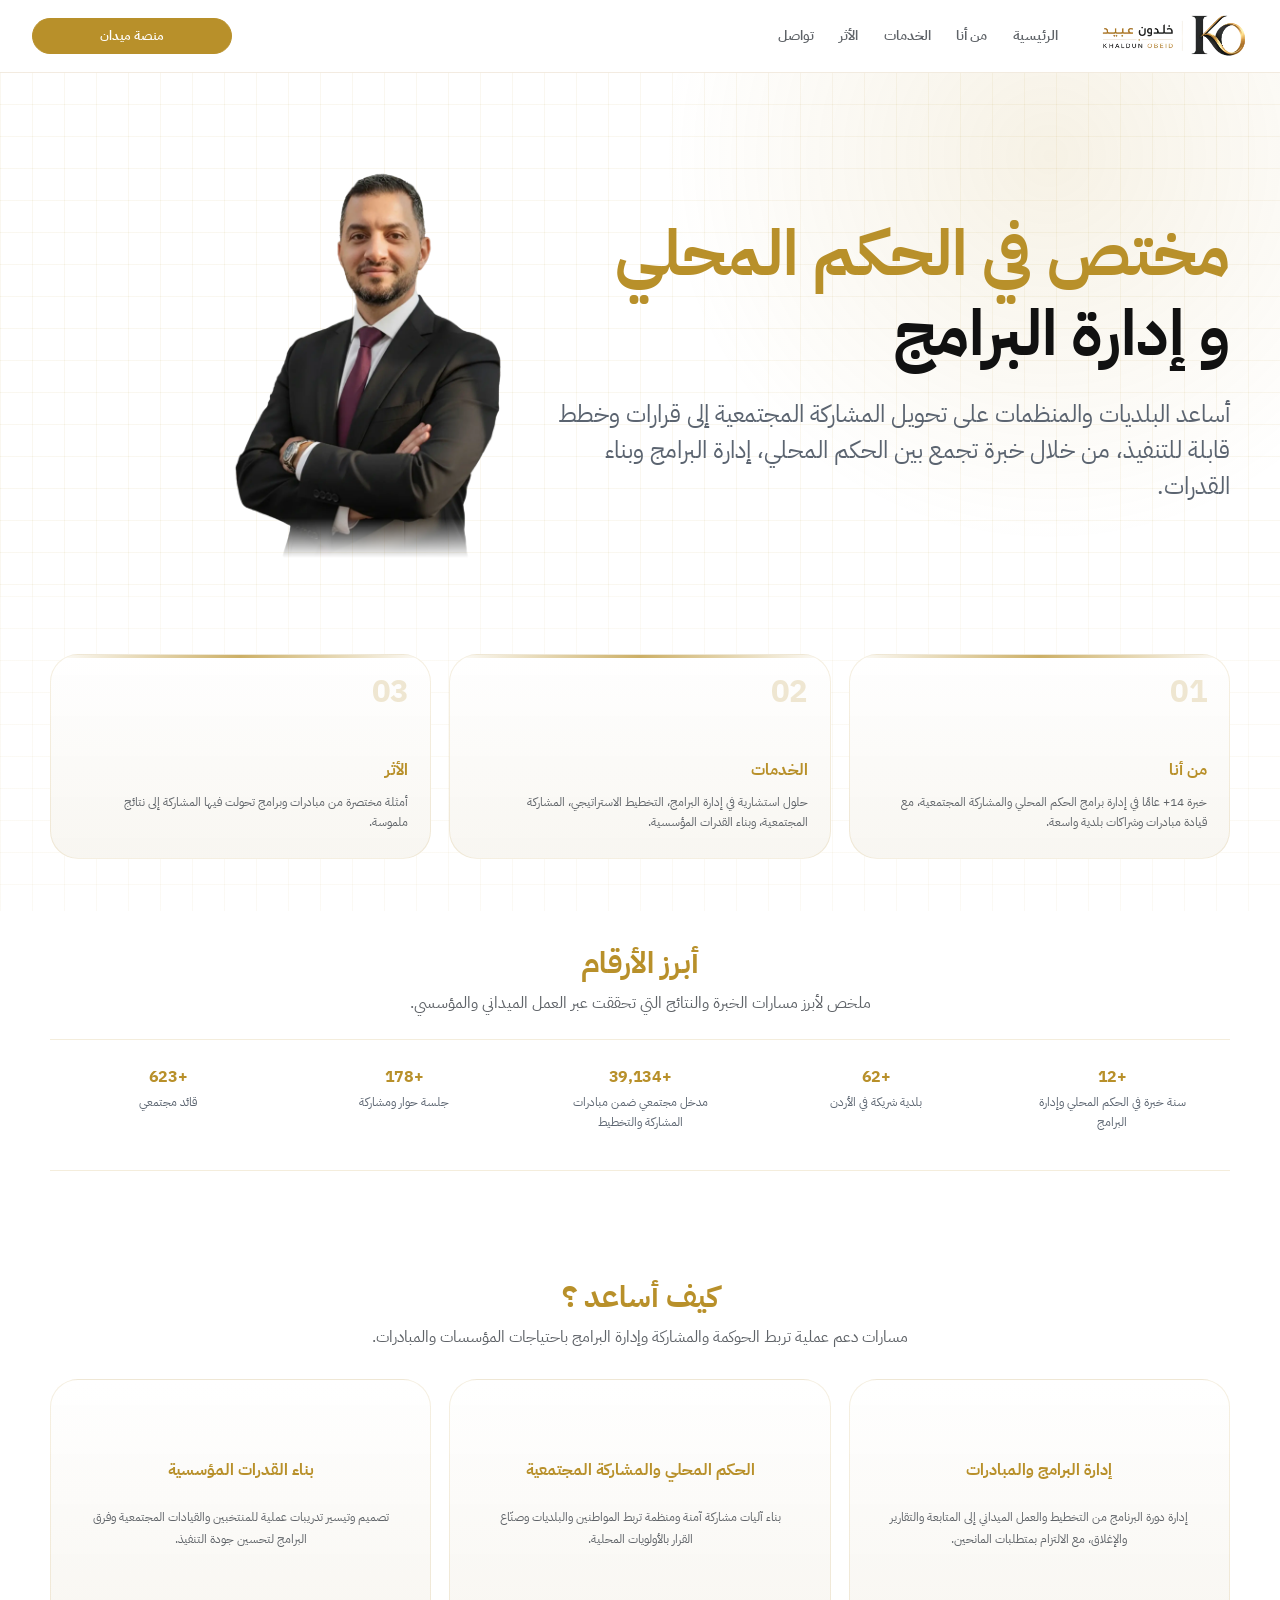
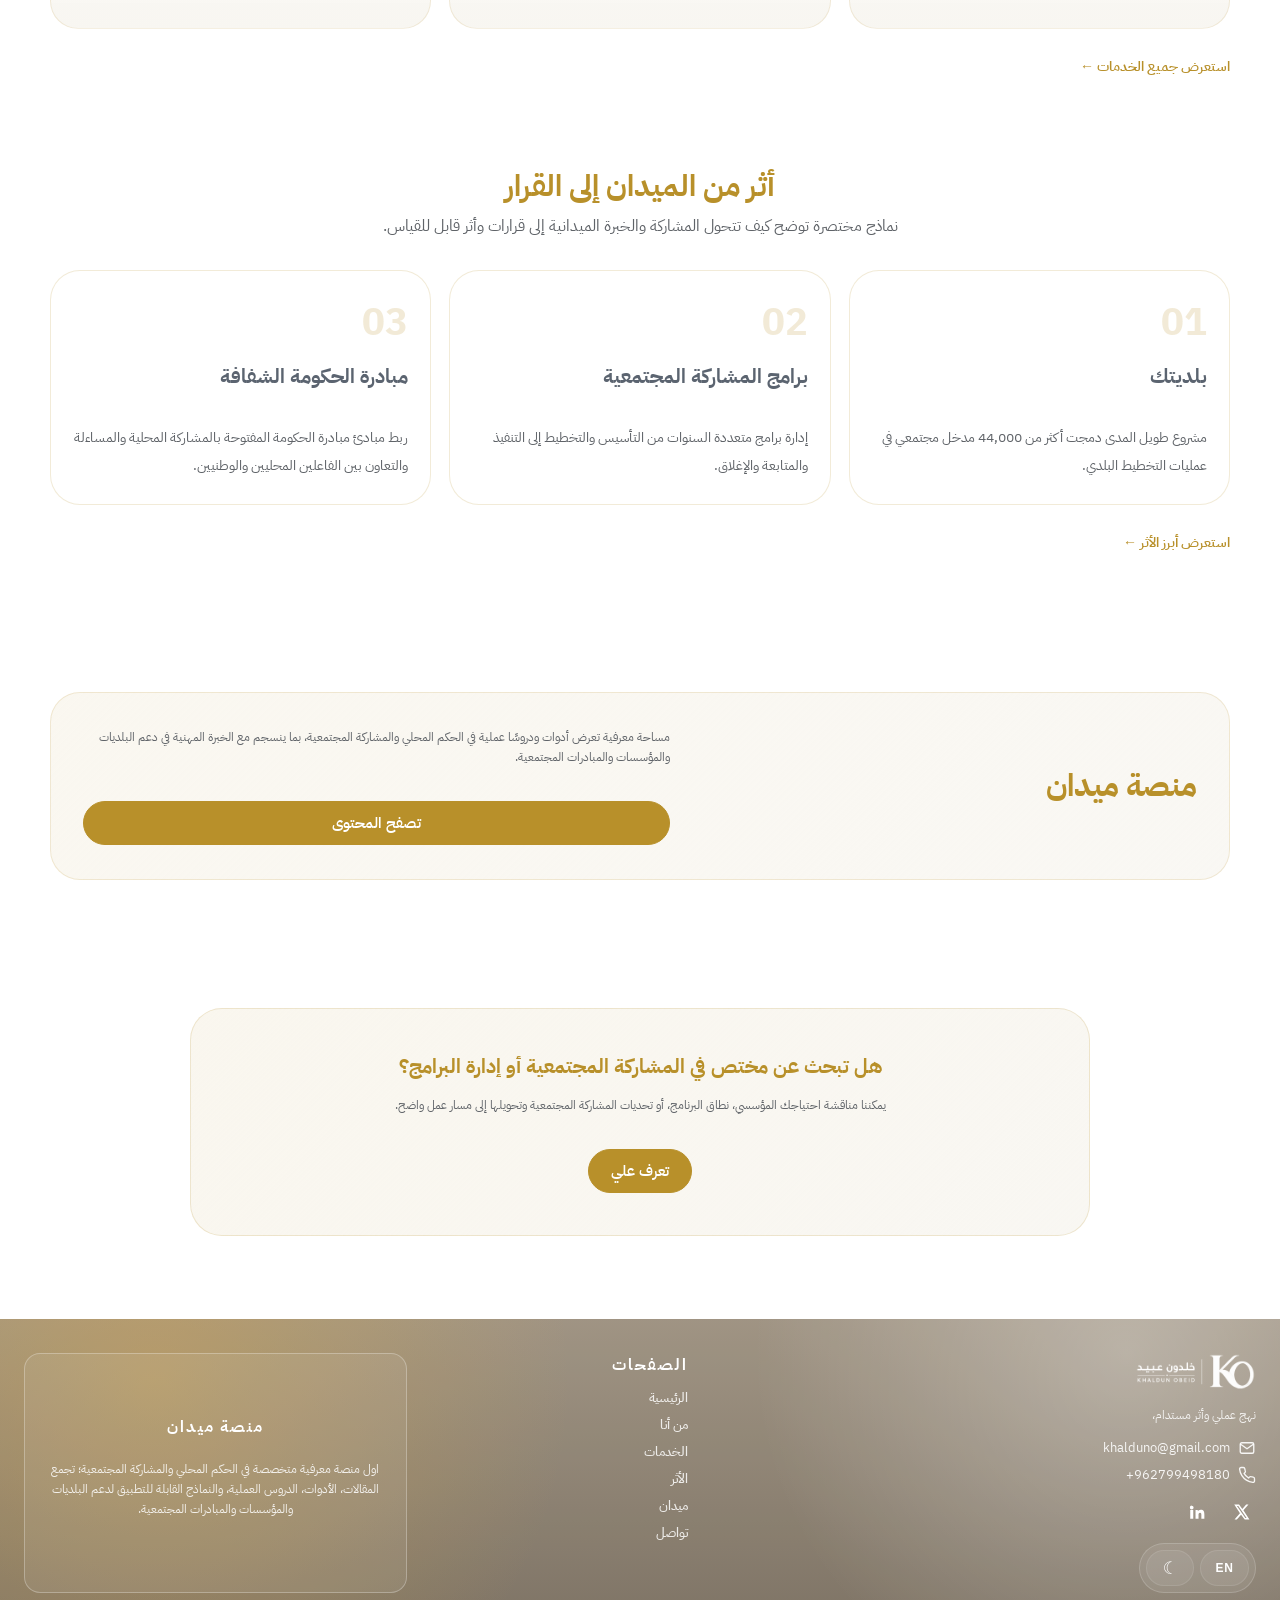
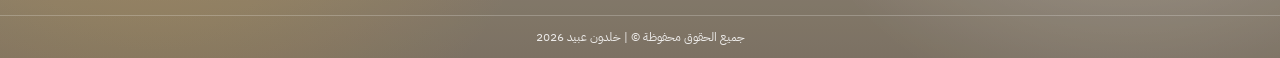
<file: index.html>
<!DOCTYPE html>
<meta charset="utf-8"/>
<script id="early-lang-sync">
(function(){
  var root = document.documentElement;
  var saved = '';
  try { saved = localStorage.getItem('kh_lang') || ''; } catch(e) {}
  var lang = (saved === 'en' || saved === 'ar') ? saved : 'ar';
  root.setAttribute('lang', lang);
  root.setAttribute('dir', lang === 'ar' ? 'rtl' : 'ltr');
})();
</script>
</script><meta content="width=device-width,initial-scale=1" name="viewport"/><title>Khaldun Obeid | Local Governance &amp; Program Management Consultant</title><meta content="Local Governance &amp; Program Management Consultant with 14+ years of experience in donor-funded governance, municipal engagement, and participatory planning programs." name="description"/><link href="https://khaldunobeid.com/" rel="canonical"/><meta content="website" property="og:type"/><meta content="https://khaldunobeid.com/" property="og:url"/><meta content="Khaldun Obeid | Local Governance &amp; Program Management Consultant" property="og:title"/><meta content="Local Governance &amp; Program Management Consultant with 14+ years of experience in donor-funded governance, municipal engagement, and participatory planning." property="og:description"/><meta content="https://khaldunobeid.com/shared/brand/og/main-og-cover.png" property="og:image"/><meta content="1200" property="og:image:width"/><meta content="630" property="og:image:height"/><meta content="summary_large_image" name="twitter:card"/><meta content="Khaldun Obeid | Local Governance &amp; Program Management Consultant" name="twitter:title"/><meta content="Local Governance &amp; Program Management Consultant with 14+ years of experience in donor-funded governance, municipal engagement, and participatory planning." name="twitter:description"/><meta content="https://khaldunobeid.com/shared/brand/og/main-og-cover.png" name="twitter:image"/><link rel="preload" href="/shared/brand/logo/header/ko-logo-ltr-header-transparent.webp" as="image" fetchpriority="high"/>

<link rel="preload" href="/shared/images/profile/profile-transparent.webp" as="image" fetchpriority="high"/>
<link rel="preload" href="/shared/images/profile/profile-mobile.webp" as="image" media="(max-width: 767px)" fetchpriority="high"/>

<!-- Critical CSS -->
<link rel="preload" href="/shared/fonts/ibm-plex-sans-arabic-latin-400-normal.woff2" as="font" type="font/woff2" crossorigin/>
<link rel="preload" href="/shared/fonts/ibm-plex-sans-arabic-latin-700-normal.woff2" as="font" type="font/woff2" crossorigin/>
<link rel="preload" href="/shared/fonts/ibm-plex-sans-arabic-arabic-400-normal.woff2" as="font" type="font/woff2" crossorigin/>
<style id="critical-css">:root,[data-theme=dark]{--color-button:var(--gold);--color-button-hover:var(--gold-dark);--card-border-hover:var(--gold);--card-shadow:none}:root{--ko-gold:#B8902A;--ko-gold-dark:#9D7621;--ko-gold-light:#D8C39C;--ko-gold-warm:#C9A84C;--ko-gold-bright:#E8C97A;--ko-gold-soft:#F6EFE3;--ko-copper:#B87028;--ko-amber:#C47808;--ko-bronze:#9D7621;--ko-white:#FFFFFF;--ko-off-white:#FAFAF8;--ko-off-white-2:#F8F6F1;--ko-off-white-3:#F4EEE0;--ko-near-black:#111111;--ko-ink:#2C1E00;--ko-slate:#5B6470;--ko-gray:#5F6368;--ko-gray-light:#B8B8B8;--ko-gray-warm:#6E5B47;--ko-dark-bg:#0B0B0B;--ko-dark-bg-alt:#111111;--ko-dark-soft:#101010;--ko-dark-card:#1C1A05;--ko-dark-text:#F7F7F7;--ko-dark-muted:#C9C9C9;--ko-dark-border:#333333;--ko-dark-border-strong:#505050;--ko-error:#B54747;--color-heading:var(--ko-gold-dark);--gold:var(--ko-gold);--gold-dark:var(--ko-gold-dark);--gold-light:var(--ko-gold-light);--gold-warm:var(--ko-gold-warm);--gold-bright:var(--ko-gold-bright);--gold-soft:var(--ko-gold-soft);--copper:var(--ko-copper);--amber:var(--ko-amber);--bronze:var(--ko-bronze);--slate:var(--ko-slate);--text:var(--ko-near-black);--muted:var(--ko-gray);--muted-warm:var(--ko-gray-warm);--bg:var(--ko-white);--soft:var(--ko-off-white);--soft-2:var(--ko-off-white-2);--parchment:var(--ko-off-white-3);--border:#D7D7D7;--border-strong:#BEBEBE;--footer:#B78B42;--gold-rgb:184,144,42;--gold-hover-rgb:169,124,48;--gold-accent-rgb:212,160,55;--gold-bronze-rgb:184,149,106;--gold-pale-rgb:216,194,160;--gold-sand-rgb:198,168,125;--gold-warm-rgb:201,168,76;--text-rgb:17,17,17;--white-rgb:255,255,255;--black-rgb:0,0,0;--black:#000000;--ink-rgb:44,30,0;--ink-dark-rgb:72,50,18;--ink-mid-rgb:52,36,14;--dark-near-rgb:20,20,20;--footer-dark-rgb:8,8,9;--font:'IBM Plex Sans Arabic',Arial,system-ui,sans-serif;--font-ar:var(--font);--font-en:var(--font);--display-xl-size:64px;--display-xl-line:80px;--display-lg-size:56px;--display-lg-line:72px;--h1-size:48px;--h1-line:62px;--h2-size:36px;--h2-line:54px;--h3-size:28px;--h3-line:42px;--h4-size:18px;--h4-line:31px;--body-lg-size:20px;--body-lg-line:34px;--body-md-size:18px;--body-md-line:31px;--body-sm-size:16px;--body-sm-line:28px;--nav-size:14px;--nav-line:20px;--button-size:15px;--button-line:20px;--label-size:14px;--label-line:22px;--caption-size:13px;--caption-line:22px;--container:1180px;--container-wide:1240px;--section-y:96px;--page-hero-y:110px;--gap-xs:8px;--gap-sm:12px;--gap-md:20px;--gap-lg:32px;--gap-xl:48px;--gap-2xl:72px;--radius-sm:10px;--radius-md:16px;--radius-lg:24px;--radius-xl:28px;--radius-2xl:32px;--radius-pill:999px;--radius:18px;--card-bg:var(--ko-white);--card-border:#BEBEBE;--card-radius:18px;--card-padding:28px;--card-shadow-hover:0 10px 28px rgba(var(--text-rgb), .06);--header-height:76px;--header-logo-height:52px;--header-pad-x:clamp(20px, 5vw, 88px);--header-bg:rgba(255, 255, 255, .82);--header-border:rgba(169, 124, 48, .18);--header-shadow:0 10px 30px rgba(17, 17, 17, .05);--nav-weight:600;--footer-compact-factor:.9;--fixed-header-height:72px;--ease:cubic-bezier(.2, .8, .2, 1);--transition-fast:all .2s ease;--transition:all .3s ease;color-scheme:light;--midan-bg:#ffffff;--midan-card:#FFFDF8;--midan-card-light:#fffaf3;--midan-text:#1E1A10;--midan-muted:#6B6250;--midan-muted-2:#7A705C;--midan-line:#E6DEC9;--midan-line-2:#D8CFBA;--midan-bronze:#B39145;--midan-dark:#2A2410;--midan-dark-line:#3A3218;--midan-card-dark-2:#222009;--midan-muted-dark-2:#8A7A5A;--midan-line-dark-2:#4A4228;--midan-bronze-dark:#D4A84C}[data-theme=dark]{--color-heading:#C49A45;--gold:#C49A45;--gold-dark:#D7B56D;--gold-light:#E3C989;--gold-warm:#C9A84C;--gold-bright:#E8C97A;--copper:#C47808;--bronze:#D4A84C;--slate:#D7DCE2;--text:var(--ko-dark-text);--muted:var(--ko-dark-muted);--muted-warm:#B9A979;--bg:var(--ko-dark-bg);--soft:var(--ko-dark-soft);--soft-2:#161412;--parchment:#1E1808;--border:var(--ko-dark-border);--border-strong:var(--ko-dark-border-strong);--footer:#1A1A1A;--card-bg:var(--ko-dark-bg-alt);--card-border:#3A3A3A;--card-shadow-hover:0 10px 28px rgba(var(--black-rgb), .22);--header-bg:rgba(11, 11, 11, .9);--header-border:rgba(212, 160, 55, .22);--header-shadow:0 14px 40px rgba(var(--black-rgb), .28);color-scheme:dark}@media (max-width:980px){:root{--display-xl-size:50px;--display-xl-line:64px;--display-lg-size:44px;--display-lg-line:58px;--h1-size:40px;--h1-line:58px;--h2-size:32px;--h2-line:46px;--h3-size:24px;--h3-line:36px;--header-height:68px;--header-logo-height:46px;--header-pad-x:32px;--section-y:76px;--fixed-header-height:64px}}@media (max-width:620px){:root{--display-xl-size:38px;--display-xl-line:52px;--display-lg-size:34px;--display-lg-line:48px;--h1-size:34px;--h1-line:48px;--h2-size:28px;--h2-line:40px;--h3-size:22px;--h3-line:32px;--body-md-size:16px;--body-sm-size:15px;--header-height:64px;--header-logo-height:42px;--header-pad-x:24px;--section-y:60px}}@media (max-width:520px){:root{--header-height:64px;--header-logo-height:42px;--header-pad-x:24px}}body,html{width:100%;max-width:100%;overflow-x:hidden}.section,body{background:var(--bg)}*{box-sizing:border-box}a{color:inherit;text-decoration:none}button,input,textarea{font:inherit}.hidden{display:none!important}html{min-height:100%;scroll-behavior:smooth;font-size:16px;scroll-padding-top:var(--fixed-header-height)}body{min-height:100vh;min-height:100dvh;margin:0;color:var(--text);font-family:var(--font);font-style:normal;line-height:1.75;text-rendering:optimizeLegibility;-webkit-font-smoothing:antialiased;position:relative;display:flex;flex-direction:column}.site-footer,main,section{max-width:100vw}main{flex:1 0 auto}@supports (-webkit-touch-callout:none){body{min-height:-webkit-fill-available}}.container{width:min(var(--container),calc(100% - 40px));margin-inline:auto}.section{padding:var(--section-y) 0}.site-header{position:fixed;top:0;z-index:10000;inset-inline:0;width:100%;left:0;right:0;margin:0;transform:none;border-bottom:1px solid var(--header-border);background:var(--header-bg);backdrop-filter:none;-webkit-backdrop-filter:none;box-shadow:none;flex-shrink:0}.site-header .header-inner{height:var(--fixed-header-height)}.site-footer{flex-shrink:0}@media (max-width:700px){.site-footer,main{margin-bottom:0!important}body,html{overflow-x:hidden}main{padding-bottom:0!important}}@media (max-width:980px){body{padding-top:var(--fixed-header-height)}}.brand img,.brand-logo,.footer-brand img{object-fit:contain;transform:none!important}.site-header{position:fixed;top:0;z-index:10000;inset-inline:0;width:100%;left:0;right:0;margin:0;transform:none;border-bottom:1px solid var(--header-border);background:var(--header-bg);backdrop-filter:none;-webkit-backdrop-filter:none;box-shadow:none;flex-shrink:0}.site-header .header-inner{height:var(--fixed-header-height)}.brand,.site-header{display:flex;align-items:center}.brand{gap:12px;flex:none;min-width:0}.brand img,.brand-logo{width:auto!important;height:var(--header-logo-height)!important;max-width:210px;display:block}.header-actions,.nav{align-items:center;display:flex}.nav{gap:clamp(14px,2vw,28px);font-size:var(--nav-size);line-height:var(--nav-line);font-weight:600;margin-inline-start:14px}.nav a{color:var(--muted);position:relative;padding:8px 0}.header-actions{gap:10px;margin-inline-start:auto}.btn{display:inline-flex;justify-content:center;align-items:center;min-height:44px;padding:.68rem 1.25rem;border-radius:var(--radius-pill);border:1px solid transparent;font-weight:600;font-size:var(--button-size);line-height:var(--button-line);cursor:pointer}.btn-primary{background:var(--color-button);color:var(--ko-white);border-color:var(--color-button)}.header-cta{min-height:36px;padding:.42rem 1rem;font-size:13px;line-height:18px;min-width:200px;transform:translateX(30px)}.hamburger{display:none;width:40px;height:40px;cursor:pointer;border:1px solid var(--border);background:var(--bg)}.hamburger span{display:block;width:18px;height:2px;background:var(--text);margin:4px auto}@media(max-width:980px){.header-cta,.nav{display:none!important}.hamburger{display:block;margin-inline-start:0;background:0 0}.header-actions{margin-inline-start:auto}}</style>
<link rel="preload" href="/shared/css/system/main.css" as="style" onload="this.onload=null;this.rel='stylesheet'"/>
<noscript><link href="/shared/css/system/main.css" rel="stylesheet"/></noscript>
<link rel="preload" href="/shared/css/pages/home.css" as="style" onload="this.onload=null;this.rel='stylesheet'"/>
<noscript><link href="/shared/css/pages/home.css" rel="stylesheet"/></noscript>

<!-- Non-critical CSS -->
<link rel="preload" href="/shared/css/system/09-typography-lock.css" as="style" onload="this.onload=null;this.rel='stylesheet'"/>
<noscript><link href="/shared/css/system/09-typography-lock.css" rel="stylesheet"/></noscript>

<link rel="preload" href="/shared/css/system/typography-overrides.css" as="style" onload="this.onload=null;this.rel='stylesheet'"/>
<noscript><link href="/shared/css/system/typography-overrides.css" rel="stylesheet"/></noscript>

<link rel="preload" href="/shared/css/system/10-mobile-only-fixes.css" as="style" onload="this.onload=null;this.rel='stylesheet'"/>
<noscript><link href="/shared/css/system/10-mobile-only-fixes.css" rel="stylesheet"/></noscript>

<link rel="preload" href="/shared/css/system/11-mobile-typography.css" as="style" onload="this.onload=null;this.rel='stylesheet'"/>
<noscript><link href="/shared/css/system/11-mobile-typography.css" rel="stylesheet"/></noscript>

<style>
  /* === MOBILE TYPOGRAPHY FINAL LOCK === */
  h1, .hero-title, [class*="hero"] h1, .contact-page-title,
  .home-page .home-hero h1 {
    font-size: 24px !important; line-height: 30px !important; font-weight: 700 !important;
  }
  h2, [class*="section-title"], [class*="content-title"],
  .home-section-title, .about-section-title, .impact-section-title,
  .midan-section-title, .services-page h2, .about-mini-heading,
  .about-mini-heading span, .ko-site-cta__title {
    font-size: 18px !important; line-height: 28px !important; font-weight: 700 !important;
  }
  h3, [class*="card"] h3, [class*="item"] h3, [class*="panel"] h3,
  .home-metric-item h3, .impact-model-card h3, .about-card h3,
  .services-core-item h3, #key-metrics .home-metric-item h3 {
    font-size: 16px !important; line-height: 24px !important; font-weight: 700 !important;
  }
  p, [class*="card"] p, [class*="item"] p, [class*="panel"] p,
  .home-metric-item p, blockquote.about-quote p,
  .about-recommendations-slider .about-quote p,
  blockquote.about-quote footer,
  .about-recommendations-slider .about-quote footer {
    font-size: 12px !important; line-height: 20px !important; font-weight: 400 !important;
  }
@media (max-width: 767px) {
  .reveal {
    opacity: 1 !important;
    transform: none !important;
    visibility: visible !important;
    animation: none !important;
    transition: none !important;
  }
}
</style><style id="ko-v35-home-lead-final">

/* V35: desktop home lead exact target */
@media (min-width:1024px){
  html body main.home-page section.home-hero .home-container.home-hero-grid .home-hero-copy p.home-lead,
  html body .home-page .home-hero .home-hero-copy .home-lead,
  html body p.home-lead{
    font-style:normal !important;
    font-weight:400 !important;
    font-size:24px !important;
    line-height:36px !important;
  }
}

</style>  <!-- Google tag (gtag.js) -->
<script defer src="https://www.googletagmanager.com/gtag/js?id=G-NWVFRR2RDZ"></script>
<script>
  window.dataLayer = window.dataLayer || [];
  function gtag(){dataLayer.push(arguments);}
  gtag('js', new Date());

  gtag('config', 'G-NWVFRR2RDZ');
</script>
</head><body data-title-ar="الرئيسية | خلدون عبيد" data-title-en="Home | Khaldun Obeid"><header class="site-header"><div class="container header-inner"><a aria-current="page" class="brand active" href="/"><img alt="Khaldun Obeid logo" class="brand-logo" data-logo-ar="/shared/brand/logo/header/ko-logo-rtl-header-transparent.webp" data-logo-ar-dark="/shared/brand/logo/header/ko-logo-rtl-header-dark-transparent.webp" data-logo-en="/shared/brand/logo/header/ko-logo-ltr-header-transparent.webp" data-logo-en-dark="/shared/brand/logo/header/ko-logo-ltr-header-dark-transparent.webp" src="/shared/brand/logo/header/ko-logo-ltr-header-transparent.webp" width="224" height="70" fetchpriority="high"/><span class="brand-name" data-i18n-ar="خلدون عبيد" data-i18n-en="Khaldun Obeid">خلدون عبيد</span></a><nav class="nav"><a aria-current="page" class="active" data-i18n-ar="الرئيسية" data-i18n-en="Home" href="/">الرئيسية</a><a class="" data-i18n-ar="من أنا" data-i18n-en="About Me" href="/about/">من أنا</a><a class="" data-i18n-ar="الخدمات" data-i18n-en="Services" href="/services/">الخدمات</a><a class="" data-i18n-ar="الأثر" data-i18n-en="Impact" href="/impact/">الأثر</a><a class="" data-i18n-ar="تواصل" data-i18n-en="Contact" href="/contact/">تواصل</a></nav><div class="header-actions"><a class="btn btn-primary header-cta" data-i18n-ar="منصة ميدان" data-i18n-en="Midan " href="/midan/">منصة ميدان</a></div><button aria-label="Open menu" class="hamburger" data-open-menu=""><span></span><span></span><span></span></button></div></header><div class="mobile-panel"><button aria-label="Close menu" class="mobile-overlay" data-close-menu=""></button><aside class="mobile-sidebar"><div class="mobile-head"><a aria-current="page" class="brand active" href="/"><img alt="Khaldun Obeid logo" class="brand-logo" data-logo-ar="/shared/brand/logo/header/ko-logo-rtl-header-transparent.webp" data-logo-ar-dark="/shared/brand/logo/header/ko-logo-rtl-header-dark-transparent.webp" data-logo-en="/shared/brand/logo/header/ko-logo-ltr-header-transparent.webp" data-logo-en-dark="/shared/brand/logo/header/ko-logo-ltr-header-dark-transparent.webp" src="/shared/brand/logo/header/ko-logo-ltr-header-transparent.webp" width="224" height="70" loading="lazy"/><span class="brand-name" data-i18n-ar="خلدون عبيد" data-i18n-en="Khaldun Obeid">خلدون عبيد</span></a><button class="close-btn" data-close-menu="">×</button></div><nav class="mobile-nav"><a aria-current="page" class="active" data-i18n-ar="الرئيسية" data-i18n-en="Home" href="/">الرئيسية</a><a class="" data-i18n-ar="من أنا" data-i18n-en="About Me" href="/about/">من أنا</a><a class="" data-i18n-ar="الخدمات" data-i18n-en="Services" href="/services/">الخدمات</a><a class="" data-i18n-ar="الأثر" data-i18n-en="Impact" href="/impact/">الأثر</a><a class="" data-i18n-ar="تواصل" data-i18n-en="Contact" href="/contact/">تواصل</a></nav><div class="mobile-actions"><div class="mobile-tools"><button class="mobile-tool" data-lang-toggle="" type="button"></button><button class="mobile-tool" data-theme-toggle="" type="button"></button></div><a class="btn btn-primary" data-i18n-ar="منصة ميدان" data-i18n-en="Midan" href="/midan/">منصة ميدان</a></div></aside></div><main class="home-page" data-page="home">

  <!-- HERO -->
<section class="home-hero">
<div class="home-container home-hero-grid">
<div class="home-hero-copy reveal">
<h1>
<span data-i18n-ar="مختص في الحكم المحلي" data-i18n-en="Local Governance &amp; ">مختص في الحكم المحلي </span> <span class="home-title-accent" data-i18n-ar=" و إدارة البرامج" data-i18n-en="Program Management"> و إدارة البرامج</span>
</h1>
<p class="home-lead" data-i18n-ar="أساعد البلديات والمنظمات على تحويل المشاركة المجتمعية إلى قرارات وخطط قابلة للتنفيذ، من خلال خبرة تجمع بين الحكم المحلي، إدارة البرامج وبناء القدرات." data-i18n-en="I help municipalities, institutions, and NGO's turn civic participation into actionable decisions and plans through experience spanning local governance, program management, and capacity building.">أساعد البلديات والمنظمات على تحويل المشاركة المجتمعية إلى قرارات وخطط قابلة للتنفيذ، من خلال خبرة تجمع بين الحكم المحلي، إدارة البرامج وبناء القدرات.</p>
<div class="home-actions">
<a class="home-btn home-btn-primary" data-i18n-ar="ناقش مشروعك" data-i18n-en="Discuss Your Project" href="/contact/#contact-form">ناقش مشروعك</a>
<a class="home-btn home-btn-secondary" data-i18n-ar="استعرض الأثر" data-i18n-en="View Impact" href="/impact/">استعرض الأثر</a>
</div>
</div>
<div class="home-hero-portrait reveal">
<picture>
<source media="(max-width: 767px)" srcset="/shared/images/profile/profile-mobile.webp" width="400" height="500"/>
<img alt="Khaldun Obeid" src="/shared/images/profile/profile-transparent.webp" width="500" height="600" fetchpriority="high" loading="eager" decoding="async"/>
</picture>
</div>
</div>
</section>
<!-- PATHWAYS -->
<section class="home-section home-pathways-section">
<div class="home-container">
<div class="home-pathways-grid">
<a class="home-path-card reveal" href="/about/">
<span>01</span>
<h3 data-i18n-ar="من أنا" data-i18n-en="About Me">من أنا</h3>
<p data-i18n-ar="خبرة 14+ عامًا في إدارة برامج الحكم المحلي والمشاركة المجتمعية، مع قيادة مبادرات وشراكات بلدية واسعة." data-i18n-en="14+ years managing local governance and civic engagement programs, with broad municipal partnership experience.">خبرة 14+ عامًا في إدارة برامج الحكم المحلي والمشاركة المجتمعية، مع قيادة مبادرات وشراكات بلدية واسعة.</p>
</a>
<a class="home-path-card reveal" href="/services/">
<span>02</span>
<h3 data-i18n-ar="الخدمات" data-i18n-en="Services">الخدمات</h3>
<p data-i18n-ar="حلول استشارية في إدارة البرامج، التخطيط الاستراتيجي، المشاركة المجتمعية، وبناء القدرات المؤسسية." data-i18n-en="Consulting solutions in program management, strategic planning, civic engagement, and institutional capacity building.">حلول استشارية في إدارة البرامج، التخطيط الاستراتيجي، المشاركة المجتمعية، وبناء القدرات المؤسسية.</p>
</a>
<a class="home-path-card reveal" href="/impact/">
<span>03</span>
<h3 data-i18n-ar="الأثر" data-i18n-en="Impact">الأثر</h3>
<p data-i18n-ar="أمثلة مختصرة من مبادرات وبرامج تحولت فيها المشاركة إلى نتائج ملموسة." data-i18n-en="Examples for community engagement work in Jordan.">نماذج موثقة  مختصة في تعزيز المشاركة المجتمعية.</p>
</a>
</div>
</div>
</section>
<!-- MIDAN -->
<section class="home-section home-metrics-band-section" id="key-metrics"><div class="home-container"><div class="home-section-head"><h2 class="home-section-title" data-i18n-ar="أبرز الأرقام" data-i18n-en="Numbers Highlights">أبرز الأرقام</h2><p class="mobile-section-desc" data-i18n-ar="ملخص لأبرز مسارات الخبرة والنتائج التي تحققت عبر العمل الميداني والمؤسسي." data-i18n-en="A concise overview of key experience milestones and measurable results achieved through field and institutional work.">ملخص لأبرز مسارات الخبرة والنتائج التي تحققت عبر العمل الميداني والمؤسسي.</p></div><div class="home-metrics-band"><div class="home-metric-item reveal"><h3>+14</h3><p data-i18n-ar="سنة خبرة في الحكم المحلي وإدارة البرامج" data-i18n-en="Years in local governance and program management">سنة خبرة في الحكم المحلي وإدارة البرامج</p></div><div class="home-metric-item reveal"><h3>+70</h3><p data-i18n-ar="بلدية شريكة في الأردن" data-i18n-en="Partner municipalities across Jordan">بلدية شريكة في الأردن</p></div><div class="home-metric-item reveal"><h3>+44,000</h3><p data-i18n-ar="مدخل مجتمعي ضمن مبادرات المشاركة والتخطيط" data-i18n-en="Community inputs through participation and planning initiatives">مدخل مجتمعي ضمن مبادرات المشاركة والتخطيط</p></div><div class="home-metric-item reveal"><h3>+200</h3><p data-i18n-ar="جلسة حوار ومشاركة" data-i18n-en="Dialogue and participation sessions">جلسة حوار ومشاركة</p></div><div class="home-metric-item reveal"><h3>+700</h3><p data-i18n-ar="قائد مجتمعي" data-i18n-en="Community leaders">قائد مجتمعي</p></div></div></div></section><section class="home-section home-services-section" id="how-i-help"><div class="home-container"><div class="home-section-head"><h2 class="home-section-title" data-i18n-ar="كيف أساعد ؟" data-i18n-en="How I Help?">كيف أساعد ؟</h2><p class="mobile-section-desc" data-i18n-ar="مسارات دعم عملية تربط الحوكمة والمشاركة وإدارة البرامج باحتياجات المؤسسات والمبادرات." data-i18n-en="Practical support paths connecting governance, engagement, and program management to institutional needs.">مسارات دعم عملية تربط الحوكمة والمشاركة وإدارة البرامج باحتياجات المؤسسات والمبادرات.</p></div><div class="home-services-grid">
<div class="home-service-card reveal"><h3 data-i18n-ar="إدارة البرامج والمبادرات" data-i18n-en="Program &amp; Initiative Management">إدارة البرامج والمبادرات</h3><p data-i18n-ar="إدارة دورة البرنامج من التخطيط والعمل الميداني إلى المتابعة والتقارير والإغلاق، مع الالتزام بمتطلبات المانحين." data-i18n-en="Managing the program lifecycle from work planning and field implementation to MEL, reporting, and close-out, aligned with donor requirements.">إدارة دورة البرنامج من التخطيط والعمل الميداني إلى المتابعة والتقارير والإغلاق، مع الالتزام بمتطلبات المانحين.</p></div>
<div class="home-service-card reveal"><h3 data-i18n-ar="الحكم المحلي والمشاركة المجتمعية" data-i18n-en="Local Governance &amp; Civic Engagement">الحكم المحلي والمشاركة المجتمعية</h3><p data-i18n-ar="بناء آليات مشاركة آمنة ومنظمة تربط المواطنين والبلديات وصنّاع القرار بالأولويات المحلية." data-i18n-en="Building safe, structured participation mechanisms that connect citizens, municipalities, and decision-makers around local priorities.">بناء آليات مشاركة آمنة ومنظمة تربط المواطنين والبلديات وصنّاع القرار بالأولويات المحلية.</p></div>
<div class="home-service-card reveal"><h3 data-i18n-ar="بناء القدرات المؤسسية" data-i18n-en="Institutional Capacity Building">بناء القدرات المؤسسية</h3><p data-i18n-ar="تصميم وتيسير تدريبات عملية للمنتخبين والقيادات المجتمعية وفرق البرامج لتحسين جودة التنفيذ." data-i18n-en="Designing and facilitating practical training for officials, civic leaders, and program teams to improve implementation quality.">تصميم وتيسير تدريبات عملية للمنتخبين والقيادات المجتمعية وفرق البرامج لتحسين جودة التنفيذ.</p></div>
</div><a class="home-section-link" data-i18n-ar="استعرض جميع الخدمات ←" data-i18n-en="Explore all services →" href="/services/">استعرض جميع الخدمات ←</a></div></section><section class="home-section home-impact-preview-section" id="impact-preview"><div class="home-container"><div class="home-section-head"><h2 class="home-section-title" data-i18n-ar="أثر من الميدان إلى القرار" data-i18n-en="Impact from the Field to Decisions">أثر من الميدان إلى القرار</h2><p class="mobile-section-desc" data-i18n-ar="نماذج مختصرة توضح كيف تتحول المشاركة والخبرة الميدانية إلى قرارات وأثر قابل للقياس." data-i18n-en="Selected examples showing how field participation turns into decisions and measurable impact.">نماذج مختصرة توضح كيف تتحول المشاركة والخبرة الميدانية إلى قرارات وأثر قابل للقياس.</p></div><div class="home-impact-preview-grid">
<a class="home-impact-case reveal" href="/impact/"><span class="home-case-number">01</span><span class="home-case-label" data-i18n-ar="" data-i18n-en=""></span><h3 data-i18n-ar="بلديتك" data-i18n-en="Baladytak">بلديتك</h3><span class="home-result-label" data-i18n-ar="" data-i18n-en="">النتيجة</span><p data-i18n-ar="مشروع طويل المدى دمجت أكثر من 44,000 مدخل مجتمعي في عمليات التخطيط البلدي." data-i18n-en="A long-term initiative integrating 44,000+ community inputs into municipal planning processes.">مشروع طويل المدى دمجت أكثر من 44,000 مدخل مجتمعي في عمليات التخطيط البلدي.</p></a>
<a class="home-impact-case reveal" href="/impact/"><span class="home-case-number">02</span><span class="home-case-label" data-i18n-ar="" data-i18n-en=""></span><h3 data-i18n-ar="برامج المشاركة المجتمعية" data-i18n-en="Community Engagement Programs">برامج المشاركة المجتمعية</h3><span class="home-result-label" data-i18n-ar="" data-i18n-en="">النتيجة</span><p data-i18n-ar="إدارة برامج متعددة السنوات من التأسيس والتخطيط إلى التنفيذ والمتابعة والإغلاق." data-i18n-en="Managing multi-year programs from inception and work planning through implementation, MEL, and close-out.">إدارة برامج متعددة السنوات من التأسيس والتخطيط إلى التنفيذ والمتابعة والإغلاق.</p></a>
<a class="home-impact-case reveal" href="/impact/"><span class="home-case-number">03</span><span class="home-case-label" data-i18n-ar="" data-i18n-en=""></span><h3 data-i18n-ar="مبادرة الحكومة الشفافة" data-i18n-en="OGP MENA">مبادرة الحكومة الشفافة</h3><span class="home-result-label" data-i18n-ar="" data-i18n-en="">النتيجة</span><p data-i18n-ar="ربط مبادئ مبادرة الحكومة المفتوحة بالمشاركة المحلية والمساءلة والتعاون بين الفاعلين المحليين والوطنيين." data-i18n-en="Connecting open government principles with local participation, accountability, and collaboration between local and national actors.">ربط مبادئ مبادرة الحكومة المفتوحة بالمشاركة المحلية والمساءلة والتعاون بين الفاعلين المحليين والوطنيين.</p></a>
</div><a class="home-section-link" data-i18n-ar="استعرض أبرز الأثر ←" data-i18n-en="View impact  →" href="/impact/">استعرض أبرز الأثر ←</a></div></section><section class="home-section home-midan-section home-midan-feature">
<div class="home-container home-midan-panel reveal">
<div>
<span class="home-small-label" data-i18n-ar="منصة ميدان" data-i18n-en="Midan Platform">منصة ميدان</span>
<h2 data-i18n-ar="منصة ميدان" data-i18n-en="Midan Platform">ميدان</h2>
</div>
<div>
<p data-i18n-ar="مساحة معرفية تعرض أدوات ودروسًا عملية في الحكم المحلي والمشاركة المجتمعية، بما ينسجم مع الخبرة المهنية في دعم البلديات والمؤسسات والمبادرات المجتمعية." data-i18n-en="A knowledge space sharing practical tools and lessons in local governance and civic engagement, aligned with professional experience supporting municipalities, institutions, and community initiatives.">مساحة معرفية تعرض أدوات ودروسًا عملية في الحكم المحلي والمشاركة المجتمعية، بما ينسجم مع الخبرة المهنية في دعم البلديات والمؤسسات والمبادرات المجتمعية.</p>
<a class="home-btn home-btn-primary" data-i18n-ar="تصفح المحتوى" data-i18n-en="Visite Midan" href="/midan/">تصفح المحتوى</a>
</div>
</div>
</section><section class="home-section home-final-cta-section"><div class="home-container home-final-cta-panel"><div class="home-section-head"><h2 class="home-section-title home-cta-title" data-i18n-ar="هل تبحث عن مختص في المشاركة المجتمعية أو إدارة البرامج؟" data-i18n-en="Looking for Consulting Support in Governance or Program Management?">هل تبحث عن مختص في المشاركة المجتمعية أو إدارة البرامج؟</h2></div><p data-i18n-ar="يمكننا مناقشة احتياجك المؤسسي، نطاق البرنامج، أو تحديات المشاركة المجتمعية وتحويلها إلى مسار عمل واضح." data-i18n-en="We can discuss your institutional need, program scope, or civic engagement challenge and turn it into a clear action path.">يمكننا مناقشة احتياجك المؤسسي، نطاق البرنامج، أو تحديات المشاركة المجتمعية وتحويلها إلى مسار عمل واضح.</p><a class="home-btn home-btn-primary" data-i18n-ar="تعرف علي" data-i18n-en="I'm Here" href="/about">تواصل معي</a></div></section>
</main><footer class="site-footer"><div class="container footer-grid"><section><div class="footer-brand"><img alt="Khaldun Obeid logo" class="brand-logo footer-logo" data-logo-ar="/shared/brand/logo/header/ko-logo-rtl-header-transparent.webp" data-logo-ar-dark="/shared/brand/logo/header/ko-logo-rtl-header-dark-transparent.webp" data-logo-en="/shared/brand/logo/header/ko-logo-ltr-header-transparent.webp" data-logo-en-dark="/shared/brand/logo/header/ko-logo-ltr-header-dark-transparent.webp" src="/shared/brand/logo/header/ko-logo-ltr-header-dark-transparent.webp" width="224" height="70" loading="eager"/><span class="brand-name" data-i18n-ar="خلدون عبيد" data-i18n-en="Khaldun Obeid">خلدون عبيد</span></div><p class="footer-desc" data-i18n-ar="نهج عملي وأثر مستدام،" data-i18n-en="Practical Approach and Sustainable Impact.">نهج عملي وأثر مستدام،</p><div class="contact-list"><a class="inline-icon" href="mailto:khalduno@gmail.com"><svg fill="none" stroke="currentColor" stroke-linecap="round" stroke-linejoin="round" stroke-width="1.8" viewbox="0 0 24 24"><rect height="14" rx="2" width="18" x="3" y="5"></rect><path d="m3.5 7 8.5 6 8.5-6"></path></svg>khalduno@gmail.com</a><a class="inline-icon" href="tel:+962799498180"><svg fill="none" stroke="currentColor" stroke-linecap="round" stroke-linejoin="round" stroke-width="1.8" viewbox="0 0 24 24"><path d="M22 16.92v3a2 2 0 0 1-2.18 2 19.8 19.8 0 0 1-8.63-3.07 19.5 19.5 0 0 1-6-6A19.8 19.8 0 0 1 2.12 4.18 2 2 0 0 1 4.11 2h3a2 2 0 0 1 2 1.72c.13.96.35 1.9.66 2.81a2 2 0 0 1-.45 2.11L8.05 9.91a16 16 0 0 0 6.04 6.04l1.27-1.27a2 2 0 0 1 2.11-.45c.91.31 1.85.53 2.81.66A2 2 0 0 1 22 16.92Z"></path></svg><span class="phone-number" dir="ltr">+962799498180</span></a></div><div class="social"><a aria-label="X" href="https://x.com/KhaldunObeid" rel="noopener noreferrer" target="_blank"><svg fill="currentColor" viewbox="0 0 24 24"><path d="M18.9 2H22l-6.78 7.75L23.2 22h-6.25l-4.9-6.4L6.45 22H3.35l7.25-8.28L2.95 2h6.4l4.42 5.85L18.9 2Zm-1.1 17.85h1.72L8.4 4.04H6.56l11.24 15.8Z"></path></svg></a><a aria-label="LinkedIn" class="linkedin-link" href="https://www.linkedin.com/in/khaldunobeid" rel="noopener noreferrer" target="_blank"><svg fill="currentColor" viewbox="0 0 24 24"><path d="M4.98 3.5a2.5 2.5 0 1 1-.02 5 2.5 2.5 0 0 1 .02-5ZM3 9.35h4v11.8H3V9.35Zm6.25 0h3.83v1.61h.05c.54-.96 1.86-1.98 3.83-1.98 4.1 0 4.86 2.7 4.86 6.2v5.97h-4v-5.3c0-1.26-.02-2.88-1.75-2.88-1.76 0-2.03 1.37-2.03 2.79v5.39h-4V9.35Z"></path></svg></a></div><div class="footer-tools"><button class="footer-tool" data-lang-toggle=""></button><button class="footer-tool" data-theme-toggle=""></button></div></section><section><h3 class="footer-title" data-i18n-ar="الصفحات" data-i18n-en="Pages">الصفحات</h3><ul class="footer-links"><li><a data-i18n-ar="الرئيسية" data-i18n-en="Home" href="/">الرئيسية</a></li><li><a data-i18n-ar="من أنا" data-i18n-en="About Me" href="/about/">من أنا</a></li><li><a data-i18n-ar="الخدمات" data-i18n-en="Services" href="/services/">الخدمات</a></li><li><a data-i18n-ar="الأثر" data-i18n-en="Impact" href="/impact/">الأثر</a></li><li><a data-i18n-ar="ميدان" data-i18n-en="Midan" href="/midan/">ميدان</a></li><li><a data-i18n-ar="تواصل" data-i18n-en="Contact" href="/contact/">تواصل</a></li></ul></section><a aria-label="منصة ميدان" class="midan-box" href="/midan/"><h3 class="footer-title" data-i18n-ar="منصة ميدان" data-i18n-en="Midan Platform">منصة ميدان</h3><p class="footer-desc" data-i18n-ar="اول منصة معرفية متخصصة في الحكم المحلي والمشاركة المجتمعية؛ تجمع المقالات، الأدوات، الدروس العملية، والنماذج القابلة للتطبيق لدعم البلديات والمؤسسات والمبادرات المجتمعية." data-i18n-en="The first specialized knowledge platform in local governance and community engagement; it brings together articles, tools, practical lessons, and applicable templates to support municipalities, institutions, and community initiatives.">اول منصة معرفية متخصصة في الحكم المحلي والمشاركة المجتمعية؛ تجمع المقالات، الأدوات، الدروس العملية، والنماذج القابلة للتطبيق لدعم البلديات والمؤسسات والمبادرات المجتمعية.</p></a></div><div class="footer-bottom" data-i18n-ar="جميع الحقوق محفوظة © | خلدون عبيد 2026" data-i18n-en="All rights reserved © | Khaldun Obeid 2026">جميع الحقوق محفوظة © | خلدون عبيد 2026</div></footer><script src="/shared/js/main.js" type="module"></script><script defer="True" src="/shared/js/mobile-only-fixes.js"></script><style id="ko-v28-requested-fixes">
@media (max-width:767px){
html[lang="ar"] .home-hero-content,html[dir="rtl"] .home-hero-content{order:1!important;}
html[lang="ar"] .home-hero-image,html[dir="rtl"] .home-hero-image,html[lang="ar"] .home-hero-portrait,html[dir="rtl"] .home-hero-portrait{order:2!important;}
.about-page .hero h1,.about-page .hero p,.about-hero h1,.about-hero p{text-align:center!important;margin-inline:auto!important;}
}
@media (min-width:768px){
.about-page .about-actions,.about-page .hero-actions{order:1!important;}
.about-page .about-biography-text,.about-page .hero-description{order:2!important;}
}
@media (min-width:1024px){
.services-page h1{max-width:12ch!important;margin-inline:auto!important;line-height:1.2!important;}
}
.contact-page h1{color:#bf9125!important;}
.contact-page .hero-eyebrow,.contact-page .hero-kicker,.contact-page .hero-subtitle-tag,.contact-page .section-eyebrow{display:none!important;}
</style>
<style id="ko-v29-direct-fixes">
/* الرئيسية: في العربية على الموبايل النص قبل الصورة */
@media (max-width:767px){
  html[dir="rtl"] .home-page .home-hero-grid,
  body[dir="rtl"] .home-page .home-hero-grid,
  .home-page .home-hero-grid{
    display:flex !important;
    flex-direction:column !important;
  }
  html[dir="rtl"] .home-page .home-hero-copy,
  body[dir="rtl"] .home-page .home-hero-copy,
  .home-page .home-hero-copy{
    order:1 !important;
  }
  html[dir="rtl"] .home-page .home-hero-portrait,
  body[dir="rtl"] .home-page .home-hero-portrait,
  .home-page .home-hero-portrait{
    order:2 !important;
  }
}

/* من أنا: الأزرار قبل الفقرة على الكمبيوتر بعد نقلها في HTML */
@media (min-width:768px){
  .about-page .about-editorial-copy,
  .about-premium .about-editorial-copy{
    display:flex !important;
    flex-direction:column !important;
  }
  .about-page .about-editorial-copy .about-cta-row,
  .about-premium .about-editorial-copy .about-cta-row{
    order:0 !important;
    margin:0 0 22px !important;
  }
  .about-page .about-editorial-copy > p,
  .about-premium .about-editorial-copy > p{
    order:1 !important;
  }
}

/* الخدمات: عنوان الهيرو سطرين على الكمبيوتر */
@media (min-width:768px){
  .services-page .services-hero-copy h1,
  .services-page .services-hero-title-v29{
    max-width:none !important;
    width:auto !important;
    white-space:normal !important;
    text-align:inherit !important;
  }
  .services-page .services-hero-title-v29 span{
    display:block !important;
  }
}

/* تواصل: لون عنوان الهيرو وإخفاء الوسم أعلى الهيرو */
.contact-page-title,
#contact .contact-page-title,
main #contact h1.contact-page-title{
  color:#bf9125 !important;
}
#contact .eyebrow,
#contact .contact-kicker:first-child,
.contact-kicker{
  display:none !important;
}
</style>

<style id="ko-v30-layout-corrections">
/* الرئيسية: موبايل عربي — النص أولاً ثم الصورة مباشرة، بدون نزول زائد */
@media (max-width:767px){
  html[dir="rtl"] .home-page .home-hero-grid,
  body[dir="rtl"] .home-page .home-hero-grid{
    display:flex !important;
    flex-direction:column !important;
    align-items:center !important;
    justify-content:flex-start !important;
    gap:18px !important;
  }

  html[dir="rtl"] .home-page .home-hero-copy,
  body[dir="rtl"] .home-page .home-hero-copy{
    order:1 !important;
    margin-bottom:0 !important;
  }

  html[dir="rtl"] .home-page .home-hero-portrait,
  body[dir="rtl"] .home-page .home-hero-portrait{
    order:2 !important;
    margin-top:0 !important;
    padding-top:0 !important;
  }

  html[dir="rtl"] .home-page .home-hero-portrait img,
  body[dir="rtl"] .home-page .home-hero-portrait img{
    max-height:260px !important;
    width:auto !important;
    margin:0 auto !important;
    object-fit:contain !important;
  }
}

/* من أنا: الموبايل يرجع كما كان — الأزرار تحت الصورة */
@media (max-width:767px){
  .about-premium .about-biography-portrait .about-cta-row{
    display:flex !important;
  }

  .about-premium .about-editorial-copy .about-cta-row-desktop{
    display:none !important;
  }
}

/* من أنا: الكمبيوتر — نسخة الأزرار داخل النص قبل الفقرة، والأزرار الأصلية تحت الصورة مخفية */
@media (min-width:768px){
  .about-premium .about-biography-portrait > .about-cta-row{
    display:none !important;
  }

  .about-premium .about-editorial-copy{
    display:block !important;
  }

  .about-premium .about-editorial-copy .about-cta-row-desktop{
    display:flex !important;
    justify-content:center !important;
    gap:14px !important;
    margin:0 auto 22px !important;
  }
}

/* الخدمات: عنوان الهيرو سطرين على الكمبيوتر فقط */
@media (min-width:1024px){
  .services-page .services-hero-copy h1{
    max-width:620px !important;
    text-align:inherit !important;
    line-height:1.18 !important;
  }
  .services-page .services-hero-title-v29 span{
    display:block !important;
  }
}

/* تواصل: لون العنوان وإخفاء الوسم أعلى الهيرو */
.contact-page-title,
#contact .contact-page-title,
main #contact h1.contact-page-title{
  color:#bf9125 !important;
}

#contact .eyebrow,
#contact .section-head .eyebrow,
main #contact .eyebrow.reveal{
  display:none !important;
}
</style>

<style id="ko-v31-home-about-fixes">
/* من أنا - الكمبيوتر: توسيط الأزرار في وسط الشاشة */
@media (min-width:768px){
  .about-premium .about-editorial-copy .about-cta-row-desktop,
  .about-page .about-editorial-copy .about-cta-row-desktop{
    width:100vw !important;
    max-width:100vw !important;
    margin-inline:calc(50% - 50vw) !important;
    display:flex !important;
    justify-content:center !important;
    align-items:center !important;
    gap:14px !important;
    text-align:center !important;
  }
}

/* الرئيسية - الموبايل فقط */
@media (max-width:767px){
  .home-page .home-hero{
    display:flex !important;
    align-items:center !important;
    justify-content:center !important;
    min-height:calc(100svh - 96px) !important;
    text-align:center !important;
  }

  html[dir="rtl"] .home-page .home-hero-grid,
  body[dir="rtl"] .home-page .home-hero-grid,
  .home-page .home-hero-grid{
    display:flex !important;
    flex-direction:column !important;
    align-items:center !important;
    justify-content:center !important;
    gap:18px !important;
    text-align:center !important;
  }

  .home-page .home-hero-copy{
    order:1 !important;
    width:100% !important;
    text-align:center !important;
    margin:0 auto !important;
  }

  .home-page .home-hero-copy h1,
  .home-page .home-hero-copy h1 span{
    text-align:center !important;
  }

  .home-page .home-lead{
    font-style:normal !important;
    font-weight:400 !important;
    font-size:18px !important;
    line-height:27px !important;
    text-align:center !important;
    margin-inline:auto !important;
    max-width:34ch !important;
  }

  .home-page .home-hero-portrait{
    order:2 !important;
    width:100% !important;
    display:flex !important;
    justify-content:center !important;
    align-items:center !important;
    margin:0 auto !important;
  }

  .home-page .home-hero-portrait img{
    content:url('/shared/images/profile/profile-mobile.webp') !important;
    max-height:300px !important;
    width:auto !important;
    max-width:82vw !important;
    object-fit:contain !important;
    object-position:center bottom !important;
    margin:0 auto !important;
  }
}
</style>

<style id="ko-v34-home-lead-only">
@media (min-width:1024px){
  .home-lead{
    font-style:normal !important;
    font-weight:400 !important;
    font-size:24px !important;
    line-height:36px !important;
  }
}
</style>

<style id="ko-v36-mobile-section-desc-desktop">
@media (min-width:1024px){
  .mobile-section-desc{
    font-style:normal !important;
    font-weight:400 !important;
    font-size:16px !important;
    line-height:24px !important;
  }
}
</style>

<style id="ko-v37-section-desc-desktop">
@media (min-width:1024px){

  .mobile-section-desc,
  .home-section-head p,
  .about-section-head p,
  .services-section-head p,
  .impact-section-head p,
  .midan-section-head p{
    font-style:normal !important;
    font-weight:400 !important;
    font-size:16px !important;
    line-height:24px !important;
  }
}
</style>

<style id="ko-final-v2-about-desktop-spacing">
@media (min-width:1024px){
  .about-premium .about-overview,
  .about-page .about-overview{
    padding-bottom:96px !important;
  }

  .about-premium .about-editorial-grid,
  .about-page .about-editorial-grid{
    row-gap:48px !important;
    align-items:start !important;
  }

  .about-premium .about-inline-numbers-grid,
  .about-page .about-inline-numbers-grid{
    overflow:visible !important;
    align-items:stretch !important;
    margin-bottom:72px !important;
  }

  .about-premium .about-inline-numbers-grid .about-card,
  .about-page .about-inline-numbers-grid .about-card{
    min-height:132px !important;
    height:auto !important;
    overflow:visible !important;
    padding-bottom:22px !important;
  }

  .about-premium .about-card h3,
  .about-page .about-card h3{
    line-height:1.15 !important;
  }

  .about-premium .about-card p,
  .about-page .about-card p{
    line-height:22px !important;
    overflow:visible !important;
  }

  .about-premium .about-philosophy-section,
  .about-premium .about-work-philosophy,
  .about-premium #work-philosophy,
  .about-page .about-philosophy-section,
  .about-page .about-work-philosophy,
  .about-page #work-philosophy{
    clear:both !important;
    margin-top:96px !important;
    padding-top:48px !important;
    position:relative !important;
    z-index:1 !important;
  }
}
</style>

<style id="ko-final-theme-card-fixes">
@media (max-width:767px){
  .home-page #key-metrics,
  .home-page .home-metrics-band-section{
    background:var(--bg) !important;
    color:var(--text) !important;
  }
  .home-page #key-metrics .home-section-title,
  .home-page #key-metrics h2,
  .home-page .home-metrics-band-section .home-section-title{
    color:var(--gold) !important;
  }
  .home-page #key-metrics .mobile-section-desc,
  .home-page .home-metrics-band-section .mobile-section-desc{
    color:var(--muted) !important;
  }
  .home-page #key-metrics .home-metrics-band,
  .home-page .home-metrics-band-section .home-metrics-band{
    background:transparent !important;
    border-color:rgba(var(--gold-rgb),.18) !important;
  }
  .home-page #key-metrics .home-metric-item,
  .home-page .home-metrics-band-section .home-metric-item{
    background:var(--card-bg) !important;
    border:1px solid rgba(var(--gold-rgb),.18) !important;
    color:var(--text) !important;
  }
  .home-page #key-metrics .home-metric-item h3{color:var(--gold) !important;}
  .home-page #key-metrics .home-metric-item p{color:var(--muted) !important;}
}

.about-premium .about-btn-secondary,
.about-page .about-btn-secondary{
  background:transparent !important;
  color:var(--gold) !important;
  border:1px solid rgba(var(--gold-rgb),.36) !important;
}
.about-premium .about-btn-secondary:hover,
.about-page .about-btn-secondary:hover{
  background:rgba(var(--gold-rgb),.08) !important;
  color:var(--gold-dark) !important;
  border-color:rgba(var(--gold-rgb),.48) !important;
}

@media (min-width:768px){
  html[dir="rtl"] .about-premium .about-editorial-copy,
  html[dir="rtl"] .about-page .about-editorial-copy{
    display:block !important;
  }
  html[dir="rtl"] .about-premium .about-editorial-copy .about-cta-row-desktop,
  html[dir="rtl"] .about-page .about-editorial-copy .about-cta-row-desktop{
    position:static !important;
    transform:none !important;
    width:auto !important;
    max-width:none !important;
    margin:0 auto 26px !important;
    display:flex !important;
    justify-content:center !important;
    align-items:center !important;
    gap:14px !important;
  }
  html[dir="rtl"] .about-premium .about-editorial-copy > p,
  html[dir="rtl"] .about-page .about-editorial-copy > p{
    margin-top:0 !important;
    clear:both !important;
  }
}

.services-page #core-services .ko-service-card,
.services-page .ko-service-card,
.services-page #core-services .services-core-item,
.services-page .services-core-item,
.services-page #core-services .services-card-face,
.services-page .services-card-face,
.services-page #core-services .services-card-front,
.services-page .services-card-front{
  background:var(--card-bg) !important;
  color:var(--text) !important;
  border-color:rgba(var(--gold-rgb),.18) !important;
}
.services-page #core-services .ko-service-card h3,
.services-page .ko-service-card h3,
.services-page #core-services .services-core-item h3,
.services-page .services-core-item h3{
  color:var(--gold) !important;
}
.services-page #core-services .ko-service-card p,
.services-page .ko-service-card p,
.services-page #core-services .services-core-item p,
.services-page .services-core-item p{
  color:var(--muted) !important;
}
.services-page #core-services .ko-service-icon,
.services-page .ko-service-icon,
.services-page #core-services .services-core-icon,
.services-page .services-core-icon{
  color:var(--gold) !important;
  background:transparent !important;
}
html[data-theme="dark"] .services-page #core-services .ko-service-card,
body[data-theme="dark"] .services-page #core-services .ko-service-card,
html[data-theme="dark"] .services-page .ko-service-card,
body[data-theme="dark"] .services-page .ko-service-card,
html[data-theme="dark"] .services-page #core-services .services-card-face,
body[data-theme="dark"] .services-page #core-services .services-card-face{
  background:linear-gradient(135deg, rgba(18,18,18,.96), rgba(10,10,10,.98)) !important;
  border-color:rgba(var(--gold-rgb),.24) !important;
}
html[data-theme="light"] .services-page #core-services .ko-service-card,
body[data-theme="light"] .services-page #core-services .ko-service-card,
html[data-theme="light"] .services-page .ko-service-card,
body[data-theme="light"] .services-page .ko-service-card{
  background:linear-gradient(180deg, rgba(255,255,255,.96), rgba(248,246,241,.98)) !important;
}
</style>

<style id="ko-final-v2-theme-about-fixes">
/* Strong fix: key metrics cards on mobile/dark must not stay white */
@media (max-width:767px){
  html[data-theme="dark"] #key-metrics .home-metrics-band > .home-metric-item,
  html[data-theme="dark"] #key-metrics .home-metrics-band > .home-metric-item.reveal,
  html[data-theme="dark"] #key-metrics .home-metrics-band > .home-metric-item.visible,
  body[data-theme="dark"] #key-metrics .home-metrics-band > .home-metric-item,
  body[data-theme="dark"] #key-metrics .home-metrics-band > .home-metric-item.reveal,
  body[data-theme="dark"] #key-metrics .home-metrics-band > .home-metric-item.visible{
    background:#15130f !important;
    background-color:#15130f !important;
    background-image:none !important;
    border:1px solid rgba(var(--gold-rgb),.28) !important;
    color:var(--text) !important;
    box-shadow:none !important;
  }

  html[data-theme="dark"] #key-metrics .home-metrics-band > .home-metric-item h3,
  body[data-theme="dark"] #key-metrics .home-metrics-band > .home-metric-item h3{
    color:var(--gold) !important;
  }

  html[data-theme="dark"] #key-metrics .home-metrics-band > .home-metric-item p,
  body[data-theme="dark"] #key-metrics .home-metrics-band > .home-metric-item p{
    color:rgba(255,255,255,.72) !important;
  }

  html[data-theme="light"] #key-metrics .home-metrics-band > .home-metric-item,
  html[data-theme="light"] #key-metrics .home-metrics-band > .home-metric-item.reveal,
  html[data-theme="light"] #key-metrics .home-metrics-band > .home-metric-item.visible,
  body[data-theme="light"] #key-metrics .home-metrics-band > .home-metric-item,
  body[data-theme="light"] #key-metrics .home-metrics-band > .home-metric-item.reveal,
  body[data-theme="light"] #key-metrics .home-metrics-band > .home-metric-item.visible{
    background:#fffdf8 !important;
    background-color:#fffdf8 !important;
    background-image:none !important;
    border:1px solid rgba(var(--gold-rgb),.20) !important;
  }
}

/* About Me RTL desktop: prevent CTA buttons from overlapping hero/intro text */
@media (min-width:768px){
  html[dir="rtl"] .about-premium .about-editorial-copy .about-cta-row,
  html[dir="rtl"] .about-page .about-editorial-copy .about-cta-row,
  html[dir="rtl"] .about-premium .about-editorial-copy .about-cta-row-desktop,
  html[dir="rtl"] .about-page .about-editorial-copy .about-cta-row-desktop{
    position:relative !important;
    inset:auto !important;
    top:auto !important;
    right:auto !important;
    bottom:auto !important;
    left:auto !important;
    transform:none !important;

    width:100% !important;
    max-width:100% !important;
    margin:24px auto 0 !important;

    display:flex !important;
    justify-content:center !important;
    align-items:center !important;
    gap:14px !important;
    clear:both !important;
    z-index:1 !important;
  }

  html[dir="rtl"] .about-premium .about-editorial-copy,
  html[dir="rtl"] .about-page .about-editorial-copy{
    display:flex !important;
    flex-direction:column !important;
    align-items:center !important;
  }

  html[dir="rtl"] .about-premium .about-editorial-copy > p,
  html[dir="rtl"] .about-page .about-editorial-copy > p,
  html[dir="rtl"] .about-premium .about-editorial-copy .about-bio,
  html[dir="rtl"] .about-page .about-editorial-copy .about-bio{
    order:1 !important;
    margin-bottom:0 !important;
  }

  html[dir="rtl"] .about-premium .about-editorial-copy .about-cta-row,
  html[dir="rtl"] .about-page .about-editorial-copy .about-cta-row,
  html[dir="rtl"] .about-premium .about-editorial-copy .about-cta-row-desktop,
  html[dir="rtl"] .about-page .about-editorial-copy .about-cta-row-desktop{
    order:2 !important;
  }
}

/* If the CTA sits in the portrait column, hide only duplicate desktop RTL version there */
@media (min-width:768px){
  html[dir="rtl"] .about-premium .about-biography-portrait > .about-cta-row,
  html[dir="rtl"] .about-page .about-biography-portrait > .about-cta-row{
    display:none !important;
  }
}
</style>
</body></html>
</file>
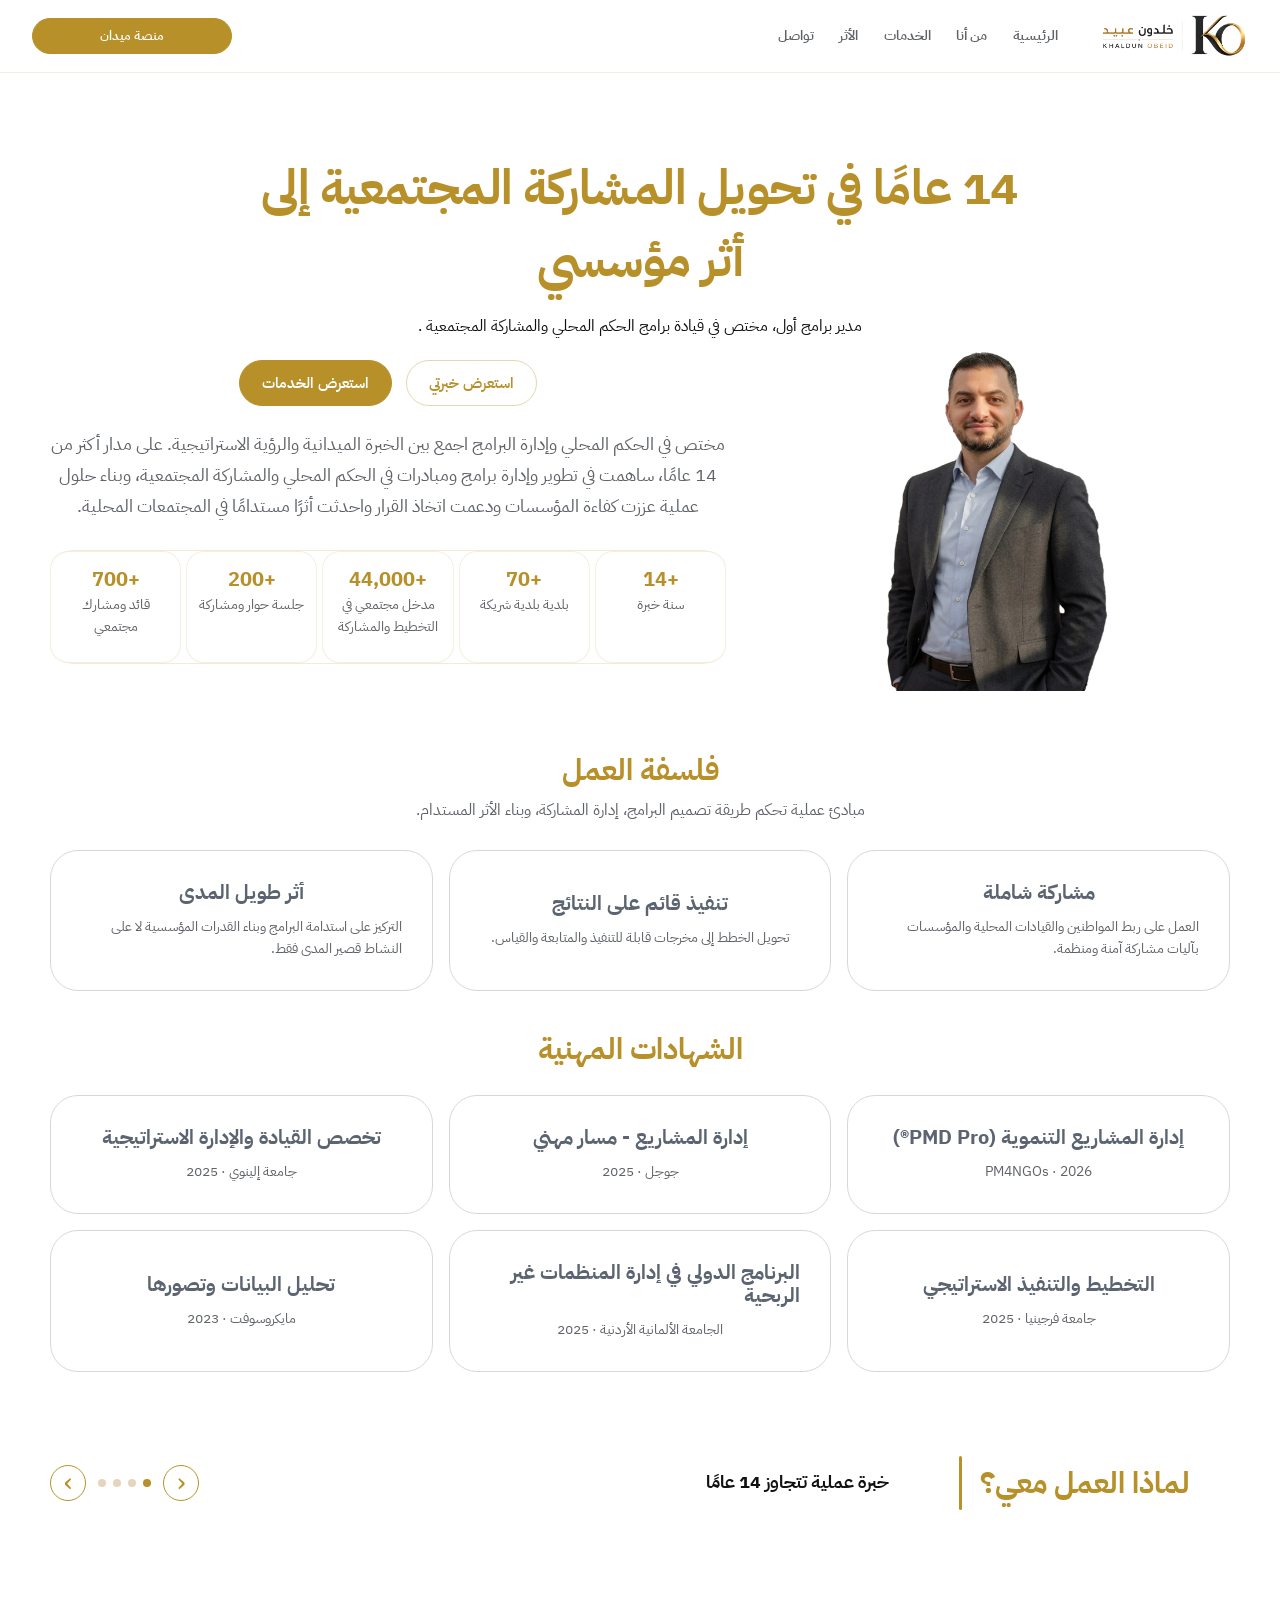
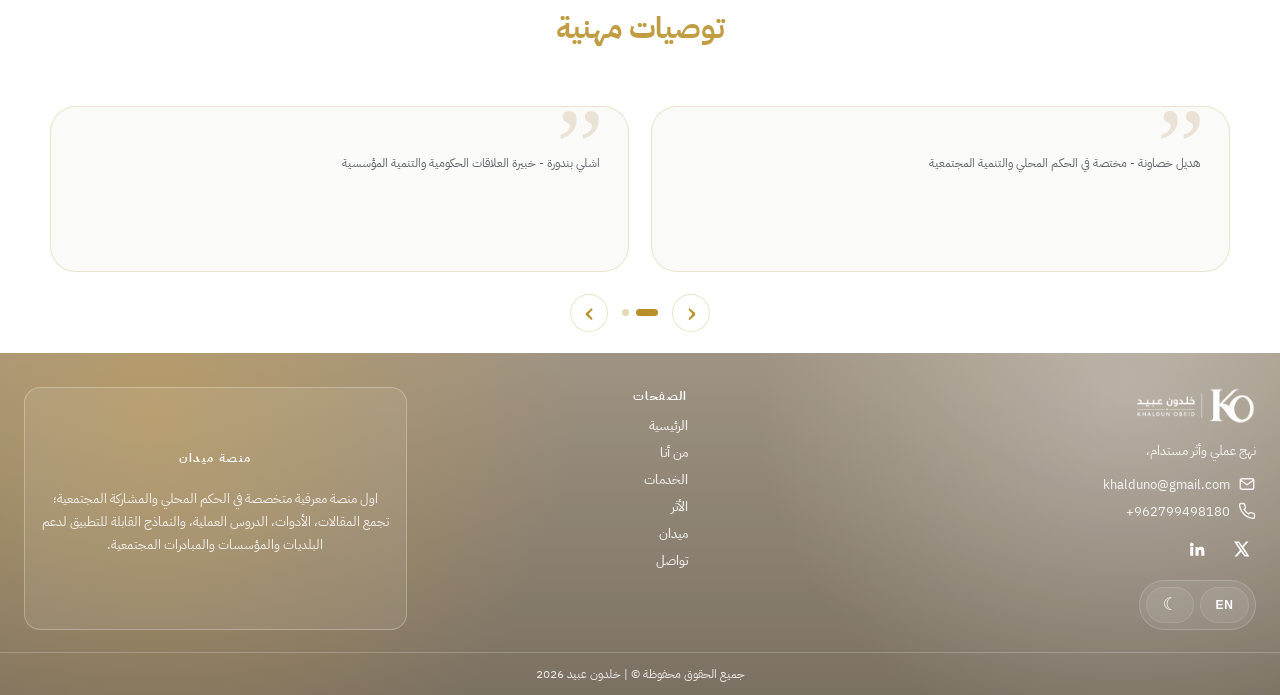
<file: about/Index.html>
<!DOCTYPE html>
<html>
<head>
<meta charset="utf-8"/>
<script id="early-lang-sync">
(function(){
  var root = document.documentElement;
  var saved = '';
  try { saved = localStorage.getItem('kh_lang') || ''; } catch(e) {}
  var lang = (saved === 'en' || saved === 'ar') ? saved : 'ar';
  root.setAttribute('lang', lang);
  root.setAttribute('dir', lang === 'ar' ? 'rtl' : 'ltr');
})();
</script>
<meta content="width=device-width,initial-scale=1" name="viewport"/><title>About | Khaldun Obeid</title><meta content="Professional profile of Khaldun Obeid, Local Governance &amp; Program Management Consultant with 14+ years of experience." name="description"/><link href="https://khaldunobeid.com/about/" rel="canonical"/><meta content="website" property="og:type"/><meta content="https://khaldunobeid.com/about/" property="og:url"/><meta content="About | Khaldun Obeid" property="og:title"/><meta content="Professional profile of Khaldun Obeid — Local Governance &amp; Program Management Consultant with 14+ years of experience across Jordan and the MENA region." property="og:description"/><meta content="https://khaldunobeid.com/shared/brand/og/main-og-cover.png" property="og:image"/><meta content="1200" property="og:image:width"/><meta content="630" property="og:image:height"/><meta content="summary_large_image" name="twitter:card"/><meta content="About | Khaldun Obeid" name="twitter:title"/><meta content="Professional profile of Khaldun Obeid — Local Governance &amp; Program Management Consultant with 14+ years of experience across Jordan and the MENA region." name="twitter:description"/><meta content="https://khaldunobeid.com/shared/brand/og/main-og-cover.png" name="twitter:image"/><link rel="preload" href="/shared/brand/logo/header/ko-logo-ltr-header-transparent.webp" as="image" fetchpriority="high"/>
<link rel="preconnect" href="https://fonts.googleapis.com"/>
<link rel="preconnect" href="https://fonts.gstatic.com" crossorigin/>
<link rel="preload" href="https://fonts.googleapis.com/css2?family=IBM+Plex+Sans+Arabic:wght@400;500;600;700&display=swap" as="style" onload="this.onload=null;this.rel='stylesheet'"/>
<noscript><link href="https://fonts.googleapis.com/css2?family=IBM+Plex+Sans+Arabic:wght@400;500;600;700&display=swap" rel="stylesheet"/></noscript>
<link href="/shared/css/system/main.css" rel="stylesheet"/>
<link href="/shared/css/pages/about.css" rel="stylesheet"/>
<link rel="preload" href="/shared/css/system/09-typography-lock.css" as="style" onload="this.onload=null;this.rel='stylesheet'"/>
<noscript><link href="/shared/css/system/09-typography-lock.css" rel="stylesheet"/></noscript>
<link rel="preload" href="/shared/css/system/typography-overrides.css" as="style" onload="this.onload=null;this.rel='stylesheet'"/>
<noscript><link href="/shared/css/system/typography-overrides.css" rel="stylesheet"/></noscript>
<link rel="preload" href="/shared/css/system/10-mobile-only-fixes.css" as="style" onload="this.onload=null;this.rel='stylesheet'"/>
<noscript><link href="/shared/css/system/10-mobile-only-fixes.css" rel="stylesheet"/></noscript>
<link rel="preload" href="/shared/css/system/11-mobile-typography.css" as="style" onload="this.onload=null;this.rel='stylesheet'"/>
<noscript><link href="/shared/css/system/11-mobile-typography.css" rel="stylesheet"/></noscript>
<style>
@media (max-width: 768px) {
  /* === MOBILE TYPOGRAPHY FINAL LOCK === */
  h1, .hero-title, [class*="hero"] h1, .contact-page-title,
  .home-page .home-hero h1 {
    font-size: 24px !important; line-height: 30px !important; font-weight: 700 !important;
  }
  h2, [class*="section-title"], [class*="content-title"],
  .home-section-title, .about-section-title, .impact-section-title,
  .midan-section-title, .services-page h2, .about-mini-heading,
  .about-mini-heading span, .ko-site-cta__title {
    font-size: 18px !important; line-height: 28px !important; font-weight: 700 !important;
  }
  h3, [class*="card"] h3, [class*="item"] h3, [class*="panel"] h3,
  .home-metric-item h3, .impact-model-card h3, .about-card h3,
  .services-core-item h3, #key-metrics .home-metric-item h3 {
    font-size: 16px !important; line-height: 24px !important; font-weight: 700 !important;
  }
  p, [class*="card"] p, [class*="item"] p, [class*="panel"] p,
  .home-metric-item p, blockquote.about-quote p,
  .about-recommendations-slider .about-quote p,
  blockquote.about-quote footer,
  .about-recommendations-slider .about-quote footer {
    font-size: 12px !important; line-height: 20px !important; font-weight: 400 !important;
  }
}
</style>
<!-- Google tag (gtag.js) -->
<script async src="https://www.googletagmanager.com/gtag/js?id=G-NWVFRR2RDZ"></script>
<script>
  window.dataLayer = window.dataLayer || [];
  function gtag(){dataLayer.push(arguments);}
  gtag('js', new Date());
  gtag('config', 'G-NWVFRR2RDZ');
</script>
</head><body data-title-ar="من أنا | خلدون عبيد" data-title-en="About | Khaldun Obeid"><header class="site-header"><div class="container header-inner"><a class="brand" href="/"><img alt="Khaldun Obeid logo" class="brand-logo" data-logo-ar="/shared/brand/logo/header/ko-logo-rtl-header-transparent.webp" data-logo-ar-dark="/shared/brand/logo/header/ko-logo-rtl-header-dark-transparent.webp" data-logo-en="/shared/brand/logo/header/ko-logo-ltr-header-transparent.webp" data-logo-en-dark="/shared/brand/logo/header/ko-logo-ltr-header-dark-transparent.webp" src="/shared/brand/logo/header/ko-logo-ltr-header-transparent.webp" width="224" height="70" fetchpriority="high"/><span class="brand-name" data-i18n-ar="خلدون عبيد" data-i18n-en="Khaldun Obeid">خلدون عبيد</span></a><nav class="nav"><a class="" data-i18n-ar="الرئيسية" data-i18n-en="Home" href="/">الرئيسية</a><a aria-current="page" class="active" data-i18n-ar="من أنا" data-i18n-en="About" href="/about/">من أنا</a><a class="" data-i18n-ar="الخدمات" data-i18n-en="Services" href="/services/">الخدمات</a><a class="" data-i18n-ar="الأثر" data-i18n-en="Impact" href="/impact/">الأثر</a><a class="" data-i18n-ar="تواصل" data-i18n-en="Contact" href="/contact/">تواصل</a></nav><div class="header-actions"><a class="btn btn-primary header-cta" data-i18n-ar="منصة ميدان" data-i18n-en="Midan Platform" href="/midan/">منصة ميدان</a></div><button aria-label="Open menu" class="hamburger" data-open-menu=""><span></span><span></span><span></span></button></div></header><div class="mobile-panel"><button aria-label="Close menu" class="mobile-overlay" data-close-menu=""></button><aside class="mobile-sidebar"><div class="mobile-head"><a class="brand" href="/"><img alt="Khaldun Obeid logo" class="brand-logo" data-logo-ar="/shared/brand/logo/header/ko-logo-rtl-header-transparent.webp" data-logo-ar-dark="/shared/brand/logo/header/ko-logo-rtl-header-dark-transparent.webp" data-logo-en="/shared/brand/logo/header/ko-logo-ltr-header-transparent.webp" data-logo-en-dark="/shared/brand/logo/header/ko-logo-ltr-header-dark-transparent.webp" src="/shared/brand/logo/header/ko-logo-ltr-header-transparent.webp" width="224" height="70" loading="lazy"/><span class="brand-name" data-i18n-ar="خلدون عبيد" data-i18n-en="Khaldun Obeid">خلدون عبيد</span></a><button class="close-btn" data-close-menu="">×</button></div><nav class="mobile-nav"><a class="" data-i18n-ar="الرئيسية" data-i18n-en="Home" href="/">الرئيسية</a><a aria-current="page" class="active" data-i18n-ar="من أنا" data-i18n-en="About" href="/about/">من أنا</a><a class="" data-i18n-ar="الخدمات" data-i18n-en="Services" href="/services/">الخدمات</a><a class="" data-i18n-ar="الأثر" data-i18n-en="Impact" href="/impact/">الأثر</a><a class="" data-i18n-ar="تواصل" data-i18n-en="Contact" href="/contact/">تواصل</a></nav><div class="mobile-actions"><div class="mobile-tools"><button class="mobile-tool" data-lang-toggle="" type="button"></button><button class="mobile-tool" data-theme-toggle="" type="button"></button></div><a class="btn btn-primary" data-i18n-ar="منصة ميدان" data-i18n-en="Midan " href="/midan/">منصة ميدان</a></div></aside></div><main class="about-premium" data-page="about-phase-1">
<section class="about-hero about-section"><div class="about-container about-hero-grid"><div class="about-hero-copy reveal"><h1 data-i18n-ar="14 عامًا في تحويل المشاركة المجتمعية إلى أثر مؤسسي" data-i18n-en="14 Years Turning Community Engagement into Institutional Impact">14 عامًا في تحويل المشاركة المجتمعية إلى أثر مؤسسي</h1><p data-i18n-ar="مدير برامج أول، مختص في قيادة برامج الحكم المحلي والمشاركة المجتمعية ." data-i18n-en="Senior Program Manager and governance consultant in leading donor-funded governance and community engagement programs in Jordan.">مدير برامج أول، مختص في قيادة برامج الحكم المحلي والمشاركة المجتمعية .</p></div></div></section><section class="about-section about-overview" id="professional-brief"><div class="about-container about-editorial-grid"><div class="about-section-head reveal"><h2 class="about-section-title" data-i18n-ar="نبذة مهنية مختصرة" data-i18n-en="Professional Brief">نبذة مهنية مختصرة</h2><p class="mobile-section-desc" data-i18n-ar="لمحة عن الخبرة العملية والمنهج المهني في تحويل المشاركة المجتمعية إلى أثر مؤسسي." data-i18n-en="A focused summary of field experience and the professional approach behind sustainable institutional impact.">لمحة عن الخبرة العملية والمنهج المهني في تحويل المشاركة المجتمعية إلى أثر مؤسسي.</p></div><div class="about-biography-split reveal"><div class="about-biography-portrait"><img alt="Khaldun Obeid" src="/shared/images/profile/about.webp" loading="lazy"/><div class="about-cta-row"><a class="about-btn about-btn-secondary" data-i18n-ar="استعرض خبرتي" data-i18n-en="Explore Experience" href="#professional-brief">استعرض خبرتي</a><a class="about-btn about-btn-primary" data-i18n-ar="استعرض الخدمات" data-i18n-en="Explore Services" href="/services/">استعرض الخدمات</a></div></div><div class="about-editorial-copy"><div class="about-cta-row about-cta-row-desktop"><a class="about-btn about-btn-secondary" data-i18n-ar="استعرض خبرتي" data-i18n-en="Explore Experience" href="#professional-brief">استعرض خبرتي</a><a class="about-btn about-btn-primary" data-i18n-ar="استعرض الخدمات" data-i18n-en="Explore Services" href="/services/">استعرض الخدمات</a></div><p data-i18n-ar="مختص في الحكم المحلي وإدارة البرامج اجمع بين الخبرة الميدانية والرؤية الاستراتيجية. على مدار أكثر من 14 عامًا، ساهمت في تطوير وإدارة برامج ومبادرات في الحكم المحلي والمشاركة المجتمعية، وبناء حلول عملية عززت كفاءة المؤسسات ودعمت اتخاذ القرار واحدثت أثرًا مستدامًا في المجتمعات المحلية." data-i18n-en="Local Governance &amp; Program Management Consultant combining field experience with strategic vision. Over 14+ years, he has contributed to developing and managing programs and initiatives in local governance and civic engagement, building practical solutions that strengthen institutions, support decision-making, and create sustainable local impact.">مختص في الحكم المحلي وإدارة البرامج اجمع بين الخبرة الميدانية والرؤية الاستراتيجية. على مدار أكثر من 14 عامًا، ساهمت في تطوير وإدارة برامج ومبادرات في الحكم المحلي والمشاركة المجتمعية، وبناء حلول عملية عززت كفاءة المؤسسات ودعمت اتخاذ القرار واحدثت أثرًا مستدامًا في المجتمعات المحلية.</p><div class="about-card-grid about-inline-card-grid about-inline-numbers-grid"><article class="about-card reveal"><h3>+14</h3><p data-i18n-ar="سنة خبرة" data-i18n-en="Years of experience">سنة خبرة</p></article><article class="about-card reveal"><h3>+70</h3><p data-i18n-ar="بلدية بلدية شريكة" data-i18n-en="Municipalities and partners ">بلدية بلدية شريكة</p></article><article class="about-card reveal"><h3>+44,000</h3><p data-i18n-ar="مدخل مجتمعي في التخطيط والمشاركة" data-i18n-en="Community Inputs">مدخل مجتمعي في التخطيط والمشاركة</p></article><article class="about-card reveal"><h3>+200</h3><p data-i18n-ar="جلسة حوار ومشاركة" data-i18n-en="Dialogue Sessions">جلسة حوار ومشاركة</p></article><article class="about-card reveal"><h3>+700</h3><p data-i18n-ar="قائد ومشارك مجتمعي" data-i18n-en="Community leaders">قائد ومشارك مجتمعي</p></article></div></div></div></div></section><section class="about-section"><div class="about-container"><div class="about-section-head reveal"><h2 class="about-section-title" data-i18n-ar="فلسفة العمل" data-i18n-en="Working Philosophy">فلسفة العمل</h2><p class="mobile-section-desc" data-i18n-ar="مبادئ عملية تحكم طريقة تصميم البرامج، إدارة المشاركة، وبناء الأثر المستدام." data-i18n-en="Practical principles guiding program design, civic engagement, and sustainable impact building.">مبادئ عملية تحكم طريقة تصميم البرامج، إدارة المشاركة، وبناء الأثر المستدام.</p></div><div class="about-card-grid"><article class="about-card reveal"><h3 data-i18n-ar="مشاركة شاملة" data-i18n-en="Inclusive Participation">مشاركة شاملة</h3><p data-i18n-ar="العمل على ربط المواطنين والقيادات المحلية والمؤسسات بآليات مشاركة آمنة ومنظمة." data-i18n-en="Connecting citizens, local leaders, and institutions through safe and structured participation mechanisms.">العمل على ربط المواطنين والقيادات المحلية والمؤسسات بآليات مشاركة آمنة ومنظمة.</p></article><article class="about-card reveal"><h3 data-i18n-ar="تنفيذ قائم على النتائج" data-i18n-en="Results-Oriented Implementation">تنفيذ قائم على النتائج</h3><p data-i18n-ar="تحويل الخطط إلى مخرجات قابلة للتنفيذ والمتابعة والقياس." data-i18n-en="Turning plans into outputs that can be implemented, monitored, and measured.">تحويل الخطط إلى مخرجات قابلة للتنفيذ والمتابعة والقياس.</p></article><article class="about-card reveal"><h3 data-i18n-ar="أثر طويل المدى" data-i18n-en="Long-Term Impact">أثر طويل المدى</h3><p data-i18n-ar="التركيز على استدامة البرامج وبناء القدرات المؤسسية لا على النشاط قصير المدى فقط." data-i18n-en="Focusing on program sustainability and institutional capacity, not only short-term activities.">التركيز على استدامة البرامج وبناء القدرات المؤسسية لا على النشاط قصير المدى فقط.</p></article></div></div></section><section class="about-section about-certifications-section"><div class="about-container"><div class="about-section-head reveal"><h2 class="about-section-title" data-i18n-ar="الشهادات المهنية" data-i18n-en="Professional Certifications">الشهادات المهنية</h2></div><div class="about-card-grid"><article class="about-card reveal"><h3 data-i18n-ar="إدارة المشاريع التنموية (PMD Pro®)" data-i18n-en="PMD Pro®">PMD Pro®</h3><p><span data-i18n-ar="PM4NGOs" data-i18n-en="PM4NGOs">PM4NGOs</span> · 2026</p></article><article class="about-card reveal"><h3 data-i18n-ar="إدارة المشاريع - مسار مهني" data-i18n-en="Google Project Management">Google Project Management</h3><p><span data-i18n-ar="جوجل" data-i18n-en="Google">Google</span> · 2025</p></article><article class="about-card reveal"><h3 data-i18n-ar="تخصص القيادة والإدارة الاستراتيجية" data-i18n-en="Strategic Leadership and Management">Strategic Leadership and Management</h3><p><span data-i18n-ar="جامعة إلينوي" data-i18n-en="University of Illinois">University of Illinois</span> · 2025</p></article><article class="about-card reveal"><h3 data-i18n-ar="التخطيط والتنفيذ الاستراتيجي" data-i18n-en="Strategic Planning and Execution">Strategic Planning and Execution</h3><p><span data-i18n-ar="جامعة فرجينيا" data-i18n-en="University of Virginia">University of Virginia</span> · 2025</p></article><article class="about-card reveal"><h3 data-i18n-ar="البرنامج الدولي في إدارة المنظمات غير الربحية" data-i18n-en="International Certificate in Nonprofit Management">International Certificate in Nonprofit Management</h3><p><span data-i18n-ar="الجامعة الألمانية الأردنية" data-i18n-en="German Jordanian University">German Jordanian University</span> · 2025</p></article><article class="about-card reveal"><h3 data-i18n-ar="تحليل البيانات وتصورها" data-i18n-en="Data Analysis &amp; Visualization">Data Analysis &amp; Visualization</h3><p><span data-i18n-ar="مايكروسوفت" data-i18n-en="Microsoft">Microsoft</span> · 2023</p></article></div></div></section><section class="about-section about-trust-testimonials-section"><div class="about-container">
<div class="about-trust-top-grid about-side-title-slider-grid">
<div class="about-trust-column reveal about-side-title-slider">
<div class="about-side-slider-title-wrap">
<h2 class="about-side-slider-title about-panel-title" data-i18n-ar="لماذا العمل معي؟" data-i18n-en="Why Work With Me?">لماذا العمل معي؟</h2>
</div>
<div aria-live="polite" class="about-side-slider-content">
<div class="about-side-slide is-active" data-i18n-ar="خبرة عملية تتجاوز 14 عامًا" data-i18n-en="More than 14 years of professional experience">خبرة عملية تتجاوز 14 عامًا</div>
<div class="about-side-slide" data-i18n-ar="فهم عميق للحكم المحلي والعمل المجتمعي" data-i18n-en="Deep understanding of governance and civic engagement">فهم عميق للحكم المحلي والعمل المجتمعي</div>
<div class="about-side-slide" data-i18n-ar="قيادة استراتيجية وتشغيلية متكاملة" data-i18n-en="Integrated strategic and operational leadership">قيادة استراتيجية وتشغيلية متكاملة</div>
<div class="about-side-slide" data-i18n-ar="خبرة واسعة مع البلديات والمبادرات الإقليمية" data-i18n-en="Extensive experience with municipalities and regional initiatives">خبرة واسعة مع البلديات والمبادرات الإقليمية</div>
</div>
<div aria-label="Why work with me slider controls" class="about-side-slider-controls">
<button aria-label="السابق" class="about-side-slider-btn about-side-slider-prev" type="button">‹</button>
<div aria-hidden="true" class="about-side-slider-dots">
<span class="about-side-dot is-active"></span>
<span class="about-side-dot"></span>
<span class="about-side-dot"></span>
<span class="about-side-dot"></span>
</div>
<button aria-label="التالي" class="about-side-slider-btn about-side-slider-next" type="button">›</button>
</div>
</div>
</div>
<div class="about-mini-heading reveal"><span data-i18n-ar="توصيات مهنية" data-i18n-en="Recommendations">توصيات مهنية</span></div>
<div aria-label="سلايدر التوصيات المهنية" class="about-recommendations-slider reveal">
<div class="about-recommendations-viewport">
<div class="about-recommendations-track">
<blockquote class="about-quote reveal">
<p data-i18n-ar=""يتميّز خلدون بالاحترافية، والمهارات القيادية، والقدرة على بناء علاقات قوية مع المجتمعات المحلية وصنّاع القرار. يمتلك قدرة واضحة على تعزيز مشاركة المواطنين مع الحكومات المحلية وتحويل الأفكار إلى مبادرات مؤثرة."" data-i18n-en=""Khaldun demonstrates strong leadership skills and a remarkable ability to engage citizens with local governments while building trusted relationships with communities and decision-makers."">"يتميّز خلدون بالاحترافية، والمهارات القيادية، والقدرة على بناء علاقات قوية مع المجتمعات المحلية وصنّاع القرار. يمتلك قدرة واضحة على تعزيز مشاركة المواطنين مع الحكومات المحلية وتحويل الأفكار إلى مبادرات مؤثرة."</p>
<footer data-i18n-ar="هديل خصاونة - مختصة في الحكم المحلي والتنمية المجتمعية" data-i18n-en="Hadeel Khasawneh, Local Governance &amp; Community Development Specialist">هديل خصاونة - مختصة في الحكم المحلي والتنمية المجتمعية</footer>
</blockquote>
<blockquote class="about-quote reveal">
<p data-i18n-ar=""يتمتع خلدون بأخلاقيات عمل عالية، ويمتلك قدرة مميزة على تطوير البرامج وإيجاد حلول مبتكرة للتحديات المعقدة. كما ساهم بشكل كبير في بناء شبكات وعلاقات مجتمعية دعمت تنفيذ المبادرات والبرامج بفاعلية."" data-i18n-en=""Khaldun has an incredible work ethic and a strong ability to develop programs and create innovative solutions for challenging situations while building impactful community networks and partnerships."">"يتمتع خلدون بأخلاقيات عمل عالية، ويمتلك قدرة مميزة على تطوير البرامج وإيجاد حلول مبتكرة للتحديات المعقدة. كما ساهم بشكل كبير في بناء شبكات وعلاقات مجتمعية دعمت تنفيذ المبادرات والبرامج بفاعلية."</p>
<footer data-i18n-ar="اشلي بندورة - خبيرة العلاقات الحكومية والتنمية المؤسسية" data-i18n-en="Ashley Bandura, Government Relations &amp; Institutional Development Expert">اشلي بندورة - خبيرة العلاقات الحكومية والتنمية المؤسسية</footer>
</blockquote>
<blockquote class="about-quote reveal">
<p data-i18n-ar="لقد كان من حسن حظنا أن قمنا بتعيين خلدون بدوام كامل عندما كنت مديراً قُطرياً للمعهد لقد كان من حسن حظنا أن قمنا بتعيين خلدون بدوام كامل عندما كنت في الأردن لقد أضفى الحماس والمهارات الفنية على عملنا مع رؤساء البلديات في جميع أنحاء الأردن. خلدون لاعب فريق ممتاز، وقد طوّر مهاراته باستمرار طوال فترة عمله." data-i18n-en="We had the good fortunate to hire Khaldun full-time when I was  in Jordan. He brought enthusiasm and technical skills to our work with mayors all across Jordan. Khaldun is an excellent team player and has continually improved his skills throughout his time at IRI.">لقد كان من حسن حظنا أن قمنا بتعيين خلدون بدوام كامل عندما كنت مديراً قُطرياً للمعهد لقد كان من حسن حظنا أن قمنا بتعيين خلدون بدوام كامل عندما كنت في الأردن لقد أضفى الحماس والمهارات الفنية على عملنا مع رؤساء البلديات في جميع أنحاء الأردن. خلدون لاعب فريق ممتاز، وقد طوّر مهاراته باستمرار طوال فترة عمله.</p>
<footer data-i18n-ar="جيف ليلي - مدير المتابعة والتقييم في المجلس الأمريكي للتعليم الدولي" data-i18n-en="Jeff Lilley - Director of MEAL at American Councils for International Education">جيف ليلي - مدير المتابعة والتقييم في المجلس الأمريكي للتعليم الدولي </footer>
</blockquote>
<blockquote class="about-quote reveal">
<p data-i18n-ar="لقد سعدت بالعمل مع خلدون في مشروع (بلديتك). وقد تميز بكونه مهنياً يهتم بالتفاصيل، ومسؤولاً، وملتزماً للغاية. كان حريصاً دائماً على إنجاز الأمور بالشكل الصحيح، وأضفى شعوراً قوياً بالمسؤولية والانتماء تجاه المشروع. وبصفته ممثلاً للجهة العميل، فقد أدار مسؤولياته بفعالية ولعب دوراً رئيسياً في دفع المشروع إلى الأمام." data-i18n-en="I had the pleasure of working with Khaldoun during Baladytak. He stood out as a detail-oriented, responsible, and highly committed professional. He was always lazy to get things done the right way and brought a strong sense of ownership to the project. ">لقد سعدت بالعمل مع خلدون في مشروع (بلديتك). وقد تميز بكونه مهنياً يهتم بالتفاصيل، ومسؤولاً، وملتزماً للغاية. كان حريصاً دائماً على إنجاز الأمور بالشكل الصحيح، وأضفى شعوراً قوياً بالمسؤولية والانتماء تجاه المشروع. وبصفته ممثلاً للجهة العميل، فقد أدار مسؤولياته بفعالية ولعب دوراً رئيسياً في دفع المشروع إلى الأمام.</p>
<footer data-i18n-ar="زينة أبو غزالة - أخصائية تحليل الأعمال وإدارة المشاريع." data-i18n-en="Zeina Abu Ghazaleh - Business Analysis and Project Management Specialist">زينة أبو غزالة - أخصائية تحليل الأعمال وإدارة المشاريع. </footer>
</blockquote>
</div>
<div aria-label="Recommendation slider controls" class="about-recommendations-controls">
<button aria-label="السابق" class="about-reco-btn about-reco-prev" type="button">‹</button>
<div aria-hidden="true" class="about-reco-dots">
<span class="about-reco-dot is-active"></span>
<span class="about-reco-dot"></span>
</div>
<button aria-label="التالي" class="about-reco-btn about-reco-next" type="button">›</button>
</div>
</div>
</div>
</div></section></main><footer class="site-footer"><div class="container footer-grid"><section><div class="footer-brand"><img alt="Khaldun Obeid logo" class="brand-logo footer-logo" data-logo-ar="/shared/brand/logo/header/ko-logo-rtl-header-transparent.webp" data-logo-ar-dark="/shared/brand/logo/header/ko-logo-rtl-header-dark-transparent.webp" data-logo-en="/shared/brand/logo/header/ko-logo-ltr-header-transparent.webp" data-logo-en-dark="/shared/brand/logo/header/ko-logo-ltr-header-dark-transparent.webp" src="/shared/brand/logo/header/ko-logo-ltr-header-dark-transparent.webp" width="224" height="70" loading="lazy" fetchpriority="high"/><span class="brand-name" data-i18n-ar="خلدون عبيد" data-i18n-en="Khaldun Obeid">خلدون عبيد</span></div><p class="footer-desc" data-i18n-ar="نهج عملي وأثر مستدام،" data-i18n-en="Practical Approach and Sustainable Impact.">نهج عملي وأثر مستدام،</p><div class="contact-list"><a class="inline-icon" href="mailto:khalduno@gmail.com"><svg fill="none" stroke="currentColor" stroke-linecap="round" stroke-linejoin="round" stroke-width="1.8" viewbox="0 0 24 24"><rect height="14" rx="2" width="18" x="3" y="5"></rect><path d="m3.5 7 8.5 6 8.5-6"></path></svg>khalduno@gmail.com</a><a class="inline-icon" href="tel:+962799498180"><svg fill="none" stroke="currentColor" stroke-linecap="round" stroke-linejoin="round" stroke-width="1.8" viewbox="0 0 24 24"><path d="M22 16.92v3a2 2 0 0 1-2.18 2 19.8 19.8 0 0 1-8.63-3.07 19.5 19.5 0 0 1-6-6A19.8 19.8 0 0 1 2.12 4.18 2 2 0 0 1 4.11 2h3a2 2 0 0 1 2 1.72c.13.96.35 1.9.66 2.81a2 2 0 0 1-.45 2.11L8.05 9.91a16 16 0 0 0 6.04 6.04l1.27-1.27a2 2 0 0 1 2.11-.45c.91.31 1.85.53 2.81.66A2 2 0 0 1 22 16.92Z"></path></svg><span class="phone-number" dir="ltr">+962799498180</span></a></div><div class="social"><a aria-label="X" href="https://x.com/KhaldunObeid" rel="noopener noreferrer" target="_blank"><svg fill="currentColor" viewbox="0 0 24 24"><path d="M18.9 2H22l-6.78 7.75L23.2 22h-6.25l-4.9-6.4L6.45 22H3.35l7.25-8.28L2.95 2h6.4l4.42 5.85L18.9 2Zm-1.1 17.85h1.72L8.4 4.04H6.56l11.24 15.8Z"></path></svg></a><a aria-label="LinkedIn" class="linkedin-link" href="https://www.linkedin.com/in/khaldunobeid" rel="noopener noreferrer" target="_blank"><svg fill="currentColor" viewbox="0 0 24 24"><path d="M4.98 3.5a2.5 2.5 0 1 1-.02 5 2.5 2.5 0 0 1 .02-5ZM3 9.35h4v11.8H3V9.35Zm6.25 0h3.83v1.61h.05c.54-.96 1.86-1.98 3.83-1.98 4.1 0 4.86 2.7 4.86 6.2v5.97h-4v-5.3c0-1.26-.02-2.88-1.75-2.88-1.76 0-2.03 1.37-2.03 2.79v5.39h-4V9.35Z"></path></svg></a></div><div class="footer-tools"><button class="footer-tool" data-lang-toggle=""></button><button class="footer-tool" data-theme-toggle=""></button></div></section><section><h3 class="footer-title" data-i18n-ar="الصفحات" data-i18n-en="Pages">الصفحات</h3><ul class="footer-links"><li><a data-i18n-ar="الرئيسية" data-i18n-en="Home" href="/">الرئيسية</a></li><li><a data-i18n-ar="من أنا" data-i18n-en="About" href="/about/">من أنا</a></li><li><a data-i18n-ar="الخدمات" data-i18n-en="Services" href="/services/">الخدمات</a></li><li><a data-i18n-ar="الأثر" data-i18n-en="Impact" href="/impact/">الأثر</a></li><li><a data-i18n-ar="ميدان" data-i18n-en="Midan" href="/midan/">ميدان</a></li><li><a data-i18n-ar="تواصل" data-i18n-en="Contact" href="/contact/">تواصل</a></li></ul></section><a aria-label="منصة ميدان" class="midan-box" href="/midan/"><h3 class="footer-title" data-i18n-ar="منصة ميدان" data-i18n-en="Midan Platform">منصة ميدان</h3><p class="footer-desc" data-i18n-ar="اول منصة معرفية متخصصة في الحكم المحلي والمشاركة المجتمعية؛ تجمع المقالات، الأدوات، الدروس العملية، والنماذج القابلة للتطبيق لدعم البلديات والمؤسسات والمبادرات المجتمعية." data-i18n-en="The first specialized knowledge platform in local governance and community engagement; it brings together articles, tools, practical lessons, and applicable templates to support municipalities, institutions, and community initiatives.">اول منصة معرفية متخصصة في الحكم المحلي والمشاركة المجتمعية؛ تجمع المقالات، الأدوات، الدروس العملية، والنماذج القابلة للتطبيق لدعم البلديات والمؤسسات والمبادرات المجتمعية.</p></a></div><div class="footer-bottom" data-i18n-ar="جميع الحقوق محفوظة © | خلدون عبيد 2026" data-i18n-en="All rights reserved © | Khaldun Obeid 2026">جميع الحقوق محفوظة © | خلدون عبيد 2026</div></footer><script src="/shared/js/main.js" type="module"></script><script defer="True" src="/shared/js/mobile-only-fixes.js"></script><style id="ko-v28-requested-fixes">
@media (max-width:767px){
html[lang="ar"] .home-hero-content,html[dir="rtl"] .home-hero-content{order:1!important;}
html[lang="ar"] .home-hero-image,html[dir="rtl"] .home-hero-image,html[lang="ar"] .home-hero-portrait,html[dir="rtl"] .home-hero-portrait{order:2!important;}
.about-page .hero h1,.about-page .hero p,.about-hero h1,.about-hero p{text-align:center!important;margin-inline:auto!important;}
}
@media (min-width:768px){
.about-page .about-actions,.about-page .hero-actions{order:1!important;}
.about-page .about-biography-text,.about-page .hero-description{order:2!important;}
}
@media (min-width:1024px){
.services-page h1{max-width:12ch!important;margin-inline:auto!important;line-height:1.2!important;}
}
.contact-page h1{color:#bf9125!important;}
.contact-page .hero-eyebrow,.contact-page .hero-kicker,.contact-page .hero-subtitle-tag,.contact-page .section-eyebrow{display:none!important;}
</style>
<style id="ko-v29-direct-fixes">
@media (max-width:767px){
  html[dir="rtl"] .home-page .home-hero-grid,
  body[dir="rtl"] .home-page .home-hero-grid,
  .home-page .home-hero-grid{
    display:flex !important;
    flex-direction:column !important;
  }
  html[dir="rtl"] .home-page .home-hero-copy,
  body[dir="rtl"] .home-page .home-hero-copy,
  .home-page .home-hero-copy{
    order:1 !important;
  }
  html[dir="rtl"] .home-page .home-hero-portrait,
  body[dir="rtl"] .home-page .home-hero-portrait,
  .home-page .home-hero-portrait{
    order:2 !important;
  }
}
@media (min-width:768px){
  .about-page .about-editorial-copy,
  .about-premium .about-editorial-copy{
    display:flex !important;
    flex-direction:column !important;
  }
  .about-page .about-editorial-copy .about-cta-row,
  .about-premium .about-editorial-copy .about-cta-row{
    order:0 !important;
    margin:0 0 22px !important;
  }
  .about-page .about-editorial-copy > p,
  .about-premium .about-editorial-copy > p{
    order:1 !important;
  }
}
@media (min-width:768px){
  .services-page .services-hero-copy h1,
  .services-page .services-hero-title-v29{
    max-width:none !important;
    width:auto !important;
    white-space:normal !important;
    text-align:inherit !important;
  }
  .services-page .services-hero-title-v29 span{
    display:block !important;
  }
}
.contact-page-title,
#contact .contact-page-title,
main #contact h1.contact-page-title{
  color:#bf9125 !important;
}
#contact .eyebrow,
#contact .contact-kicker:first-child,
.contact-kicker{
  display:none !important;
}
</style>
<style id="ko-v30-layout-corrections">
@media (max-width:767px){
  html[dir="rtl"] .home-page .home-hero-grid,
  body[dir="rtl"] .home-page .home-hero-grid{
    display:flex !important;
    flex-direction:column !important;
    align-items:center !important;
    justify-content:flex-start !important;
    gap:18px !important;
  }
  html[dir="rtl"] .home-page .home-hero-copy,
  body[dir="rtl"] .home-page .home-hero-copy{
    order:1 !important;
    margin-bottom:0 !important;
  }
  html[dir="rtl"] .home-page .home-hero-portrait,
  body[dir="rtl"] .home-page .home-hero-portrait{
    order:2 !important;
    margin-top:0 !important;
    padding-top:0 !important;
  }
  html[dir="rtl"] .home-page .home-hero-portrait img,
  body[dir="rtl"] .home-page .home-hero-portrait img{
    max-height:260px !important;
    width:auto !important;
    margin:0 auto !important;
    object-fit:contain !important;
  }
}
@media (max-width:767px){
  .about-premium .about-biography-portrait .about-cta-row{
    display:flex !important;
  }
  .about-premium .about-editorial-copy .about-cta-row-desktop{
    display:none !important;
  }
}
@media (min-width:768px){
  .about-premium .about-biography-portrait > .about-cta-row{
    display:none !important;
  }
  .about-premium .about-editorial-copy{
    display:block !important;
  }
  .about-premium .about-editorial-copy .about-cta-row-desktop{
    display:flex !important;
    justify-content:flex-start !important;
    gap:14px !important;
    margin:30px 0 40px !important;
  }
}
@media (min-width:1024px){
  .services-page .services-hero-copy h1{
    max-width:620px !important;
    text-align:inherit !important;
    line-height:1.18 !important;
  }
  .services-page .services-hero-title-v29 span{
    display:block !important;
  }
}
.contact-page-title,
#contact .contact-page-title,
main #contact h1.contact-page-title{
  color:#bf9125 !important;
}
#contact .eyebrow,
#contact .section-head .eyebrow,
main #contact .eyebrow.reveal{
  display:none !important;
}
</style>
<style id="ko-v31-home-about-fixes">
@media (min-width:768px){
  .about-premium .about-editorial-copy .about-cta-row-desktop,
  .about-page .about-editorial-copy .about-cta-row-desktop{
    display:flex !important;
    justify-content:flex-start !important;
    align-items:center !important;
    gap:14px !important;
  }
}
@media (max-width:767px){
  .home-page .home-hero{
    display:flex !important;
    align-items:center !important;
    justify-content:center !important;
    min-height:calc(100svh - 96px) !important;
    text-align:center !important;
  }
  html[dir="rtl"] .home-page .home-hero-grid,
  body[dir="rtl"] .home-page .home-hero-grid,
  .home-page .home-hero-grid{
    display:flex !important;
    flex-direction:column !important;
    align-items:center !important;
    justify-content:center !important;
    gap:18px !important;
    text-align:center !important;
  }
  .home-page .home-hero-copy{
    order:1 !important;
    width:100% !important;
    text-align:center !important;
    margin:0 auto !important;
  }
  .home-page .home-hero-copy h1,
  .home-page .home-hero-copy h1 span{
    text-align:center !important;
  }
  .home-page .home-lead{
    font-style:normal !important;
    font-weight:400 !important;
    font-size:18px !important;
    line-height:27px !important;
    text-align:center !important;
    margin-inline:auto !important;
    max-width:34ch !important;
  }
  .home-page .home-hero-portrait{
    order:2 !important;
    width:100% !important;
    display:flex !important;
    justify-content:center !important;
    align-items:center !important;
    margin:0 auto !important;
  }
  .home-page .home-hero-portrait img{
    content:url('/shared/images/profile/profile-mobile.webp') !important;
    max-height:300px !important;
    width:auto !important;
    max-width:82vw !important;
    object-fit:contain !important;
    object-position:center bottom !important;
    margin:0 auto !important;
  }
}
</style>
<style id="ko-v34-home-lead-only">
@media (min-width:1024px){
  .home-lead{
    font-style:normal !important;
    font-weight:400 !important;
    font-size:24px !important;
    line-height:36px !important;
  }
}
</style>
<style id="ko-v36-mobile-section-desc-desktop">
@media (min-width:1024px){
  .mobile-section-desc{
    font-style:normal !important;
    font-weight:400 !important;
    font-size:16px !important;
    line-height:24px !important;
  }
}
</style>
<style id="ko-v37-section-desc-desktop">
@media (min-width:1024px){
  .mobile-section-desc,
  .home-section-head p,
  .about-section-head p,
  .services-section-head p,
  .impact-section-head p,
  .midan-section-head p{
    font-style:normal !important;
    font-weight:400 !important;
    font-size:16px !important;
    line-height:24px !important;
  }
}
</style>
<style id="ko-final-v2-about-desktop-spacing">
@media (min-width:1024px){
  .about-premium .about-overview,
  .about-page .about-overview{
    padding-bottom:96px !important;
  }
  .about-premium .about-editorial-grid,
  .about-page .about-editorial-grid{
    row-gap:48px !important;
    align-items:start !important;
  }
  .about-premium .about-inline-numbers-grid,
  .about-page .about-inline-numbers-grid{
    overflow:visible !important;
    align-items:stretch !important;
    margin-bottom:72px !important;
  }
  .about-premium .about-inline-numbers-grid .about-card,
  .about-page .about-inline-numbers-grid .about-card{
    min-height:132px !important;
    height:auto !important;
    overflow:visible !important;
    padding-bottom:22px !important;
  }
  .about-premium .about-card h3,
  .about-page .about-card h3{
    line-height:1.15 !important;
  }
  .about-premium .about-card p,
  .about-page .about-card p{
    line-height:22px !important;
    overflow:visible !important;
  }
  .about-premium .about-philosophy-section,
  .about-premium .about-work-philosophy,
  .about-premium #work-philosophy,
  .about-page .about-philosophy-section,
  .about-page .about-work-philosophy,
  .about-page #work-philosophy{
    clear:both !important;
    margin-top:96px !important;
    padding-top:48px !important;
    position:relative !important;
    z-index:1 !important;
  }
}
</style>
<style id="ko-final-theme-card-fixes">
@media (max-width:767px){
  .home-page #key-metrics,
  .home-page .home-metrics-band-section{
    background:var(--bg) !important;
    color:var(--text) !important;
  }
  .home-page #key-metrics .home-section-title,
  .home-page #key-metrics h2,
  .home-page .home-metrics-band-section .home-section-title{
    color:var(--gold) !important;
  }
  .home-page #key-metrics .mobile-section-desc,
  .home-page .home-metrics-band-section .mobile-section-desc{
    color:var(--muted) !important;
  }
  .home-page #key-metrics .home-metrics-band,
  .home-page .home-metrics-band-section .home-metrics-band{
    background:transparent !important;
    border-color:rgba(var(--gold-rgb),.18) !important;
  }
  .home-page #key-metrics .home-metric-item,
  .home-page .home-metrics-band-section .home-metric-item{
    background:var(--card-bg) !important;
    border:1px solid rgba(var(--gold-rgb),.18) !important;
    color:var(--text) !important;
  }
  .home-page #key-metrics .home-metric-item h3{color:var(--gold) !important;}
  .home-page #key-metrics .home-metric-item p{color:var(--muted) !important;}
}
.about-premium .about-btn-secondary,
.about-page .about-btn-secondary{
  background:transparent !important;
  color:var(--gold) !important;
  border:1px solid rgba(var(--gold-rgb),.36) !important;
}
.about-premium .about-btn-secondary:hover,
.about-page .about-btn-secondary:hover{
  background:rgba(var(--gold-rgb),.08) !important;
  color:var(--gold-dark) !important;
  border-color:rgba(var(--gold-rgb),.48) !important;
}
@media (min-width:768px){
  html[dir="rtl"] .about-premium .about-editorial-copy,
  html[dir="rtl"] .about-page .about-editorial-copy{
    display:block !important;
  }
  html[dir="rtl"] .about-premium .about-editorial-copy .about-cta-row-desktop,
  html[dir="rtl"] .about-page .about-editorial-copy .about-cta-row-desktop{
    position:static !important;
    transform:none !important;
    width:auto !important;
    max-width:none !important;
    margin:30px 0 48px !important;
    display:flex !important;
    justify-content:center !important;
    align-items:center !important;
    gap:14px !important;
  }
  html[dir="rtl"] .about-premium .about-editorial-copy > p,
  html[dir="rtl"] .about-page .about-editorial-copy > p{
    margin-top:0 !important;
    clear:both !important;
  }
}
.services-page #core-services .ko-service-card,
.services-page .ko-service-card,
.services-page #core-services .services-core-item,
.services-page .services-core-item,
.services-page #core-services .services-card-face,
.services-page .services-card-face,
.services-page #core-services .services-card-front,
.services-page .services-card-front{
  background:var(--card-bg) !important;
  color:var(--text) !important;
  border-color:rgba(var(--gold-rgb),.18) !important;
}
.services-page #core-services .ko-service-card h3,
.services-page .ko-service-card h3,
.services-page #core-services .services-core-item h3,
.services-page .services-core-item h3{
  color:var(--gold) !important;
}
.services-page #core-services .ko-service-card p,
.services-page .ko-service-card p,
.services-page #core-services .services-core-item p,
.services-page .services-core-item p{
  color:var(--muted) !important;
}
.services-page #core-services .ko-service-icon,
.services-page .ko-service-icon,
.services-page #core-services .services-core-icon,
.services-page .services-core-icon{
  color:var(--gold) !important;
  background:transparent !important;
}
html[data-theme="dark"] .services-page #core-services .ko-service-card,
body[data-theme="dark"] .services-page #core-services .ko-service-card,
html[data-theme="dark"] .services-page .ko-service-card,
body[data-theme="dark"] .services-page .ko-service-card,
html[data-theme="dark"] .services-page #core-services .services-card-face,
body[data-theme="dark"] .services-page #core-services .services-card-face{
  background:linear-gradient(135deg, rgba(18,18,18,.96), rgba(10,10,10,.98)) !important;
  border-color:rgba(var(--gold-rgb),.24) !important;
}
html[data-theme="light"] .services-page #core-services .ko-service-card,
body[data-theme="light"] .services-page #core-services .ko-service-card,
html[data-theme="light"] .services-page .ko-service-card,
body[data-theme="light"] .services-page .ko-service-card{
  background:linear-gradient(180deg, rgba(255,255,255,.96), rgba(248,246,241,.98)) !important;
}
</style>
<style id="ko-final-v2-theme-about-fixes">
@media (max-width:767px){
  html[data-theme="dark"] #key-metrics .home-metrics-band > .home-metric-item,
  html[data-theme="dark"] #key-metrics .home-metrics-band > .home-metric-item.reveal,
  html[data-theme="dark"] #key-metrics .home-metrics-band > .home-metric-item.visible,
  body[data-theme="dark"] #key-metrics .home-metrics-band > .home-metric-item,
  body[data-theme="dark"] #key-metrics .home-metrics-band > .home-metric-item.reveal,
  body[data-theme="dark"] #key-metrics .home-metrics-band > .home-metric-item.visible{
    background:#15130f !important;
    background-color:#15130f !important;
    background-image:none !important;
    border:1px solid rgba(var(--gold-rgb),.28) !important;
    color:var(--text) !important;
    box-shadow:none !important;
  }
  html[data-theme="dark"] #key-metrics .home-metrics-band > .home-metric-item h3,
  body[data-theme="dark"] #key-metrics .home-metrics-band > .home-metric-item h3{
    color:var(--gold) !important;
  }
  html[data-theme="dark"] #key-metrics .home-metrics-band > .home-metric-item p,
  body[data-theme="dark"] #key-metrics .home-metrics-band > .home-metric-item p{
    color:rgba(255,255,255,.72) !important;
  }
  html[data-theme="light"] #key-metrics .home-metrics-band > .home-metric-item,
  html[data-theme="light"] #key-metrics .home-metrics-band > .home-metric-item.reveal,
  html[data-theme="light"] #key-metrics .home-metrics-band > .home-metric-item.visible,
  body[data-theme="light"] #key-metrics .home-metrics-band > .home-metric-item,
  body[data-theme="light"] #key-metrics .home-metrics-band > .home-metric-item.reveal,
  body[data-theme="light"] #key-metrics .home-metrics-band > .home-metric-item.visible{
    background:#fffdf8 !important;
    background-color:#fffdf8 !important;
    background-image:none !important;
    border:1px solid rgba(var(--gold-rgb),.20) !important;
  }
}
@media (min-width:768px){
  html[dir="rtl"] .about-premium .about-editorial-copy .about-cta-row,
  html[dir="rtl"] .about-page .about-editorial-copy .about-cta-row,
  html[dir="rtl"] .about-premium .about-editorial-copy .about-cta-row-desktop,
  html[dir="rtl"] .about-page .about-editorial-copy .about-cta-row-desktop{
    position:relative !important;
    inset:auto !important;
    top:auto !important;
    right:auto !important;
    bottom:-30px !important;
    left:auto !important;
    transform:none !important;
    width:auto !important;
    max-width:none !important;
    margin:30px 0 48px !important;
    display:flex !important;
    justify-content:center !important;
    align-items:center !important;
    gap:14px !important;
    clear:both !important;
    z-index:1 !important;
  }
  html[dir="rtl"] .about-premium .about-editorial-copy,
  html[dir="rtl"] .about-page .about-editorial-copy{
    display:flex !important;
    flex-direction:column !important;
    align-items:center !important;
  }
  html[dir="rtl"] .about-premium .about-editorial-copy .about-cta-row,
  html[dir="rtl"] .about-page .about-editorial-copy .about-cta-row,
  html[dir="rtl"] .about-premium .about-editorial-copy .about-cta-row-desktop,
  html[dir="rtl"] .about-page .about-editorial-copy .about-cta-row-desktop{
    order:1 !important;
    margin-top:32px !important;
    margin-bottom:28px !important;
    justify-content:flex-start !important;
  }
  html[dir="rtl"] .about-premium .about-editorial-copy > p,
  html[dir="rtl"] .about-page .about-editorial-copy > p,
  html[dir="rtl"] .about-premium .about-editorial-copy .about-bio,
  html[dir="rtl"] .about-page .about-editorial-copy .about-bio{
    order:2 !important;
    margin-bottom:0 !important;
  }
}
@media (min-width:768px){
  html[dir="rtl"] .about-premium .about-biography-portrait > .about-cta-row,
  html[dir="rtl"] .about-page .about-biography-portrait > .about-cta-row{
    display:none !important;
  }
}
</style>
<script>
document.addEventListener('DOMContentLoaded', function(){
  const slides = Array.from(document.querySelectorAll('.about-side-slide'));
  const dots = Array.from(document.querySelectorAll('.about-side-dot'));
  const prev = document.querySelector('.about-side-slider-prev');
  const next = document.querySelector('.about-side-slider-next');
  if (!slides.length) return;
  let index = slides.findIndex(slide => slide.classList.contains('is-active'));
  if (index < 0) index = 0;
  function showSlide(nextIndex){
    index = (nextIndex + slides.length) % slides.length;
    slides.forEach((slide, i) => slide.classList.toggle('is-active', i === index));
    dots.forEach((dot, i) => dot.classList.toggle('is-active', i === index));
  }
  showSlide(index);
  if (prev) prev.addEventListener('click', function(){ showSlide(index - 1); });
  if (next) next.addEventListener('click', function(){ showSlide(index + 1); });
  dots.forEach((dot, i) => dot.addEventListener('click', function(){ showSlide(i); }));
});
</script>
<script>
document.addEventListener('DOMContentLoaded', function(){
  const slider = document.querySelector('.about-recommendations-slider');
  if(!slider) return;
  const track = slider.querySelector('.about-recommendations-track');
  const cards = Array.from(slider.querySelectorAll('.about-quote'));
  const prev = slider.querySelector('.about-reco-prev');
  const next = slider.querySelector('.about-reco-next');
  const dots = Array.from(slider.querySelectorAll('.about-reco-dot'));
  if(!track || !cards.length) return;
  let index = 0;
  function perView(){
    return window.matchMedia('(max-width: 768px)').matches ? 1 : 2;
  }
  function maxIndex(){
    return Math.max(0, Math.ceil(cards.length / perView()) - 1);
  }
  function update(){
    const visible = perView();
    const card = cards[0];
    const gap = parseFloat(getComputedStyle(track).gap || 0);
    const step = (card.getBoundingClientRect().width + gap) * visible;
    index = Math.max(0, Math.min(index, maxIndex()));
    const dir = document.documentElement.dir === 'ltr' ? -1 : 1;
    track.style.transform = `translateX(${dir * index * step}px)`;
    dots.forEach((dot, i) => dot.classList.toggle('is-active', i === index));
  }
  if(prev) prev.addEventListener('click', function(){
    index = index <= 0 ? maxIndex() : index - 1;
    update();
  });
  if(next) next.addEventListener('click', function(){
    index = index >= maxIndex() ? 0 : index + 1;
    update();
  });
  dots.forEach((dot, i) => dot.addEventListener('click', function(){
    index = i;
    update();
  }));
  var touchStartX = 0;
  var touchEndX = 0;
  slider.addEventListener('touchstart', function(e){ touchStartX = e.changedTouches[0].screenX; }, { passive: true });
  slider.addEventListener('touchend', function(e){
    touchEndX = e.changedTouches[0].screenX;
    var diff = touchStartX - touchEndX;
    var isRTL = document.documentElement.dir === 'rtl';
    if(Math.abs(diff) > 40){
      if(diff > 0){ index = isRTL ? (index <= 0 ? maxIndex() : index - 1) : (index >= maxIndex() ? 0 : index + 1); }
      else { index = isRTL ? (index >= maxIndex() ? 0 : index + 1) : (index <= 0 ? maxIndex() : index - 1); }
      update();
    }
  }, { passive: true });
  window.addEventListener('resize', update);
  update();
});
</script>
</body>
</html>
</file>
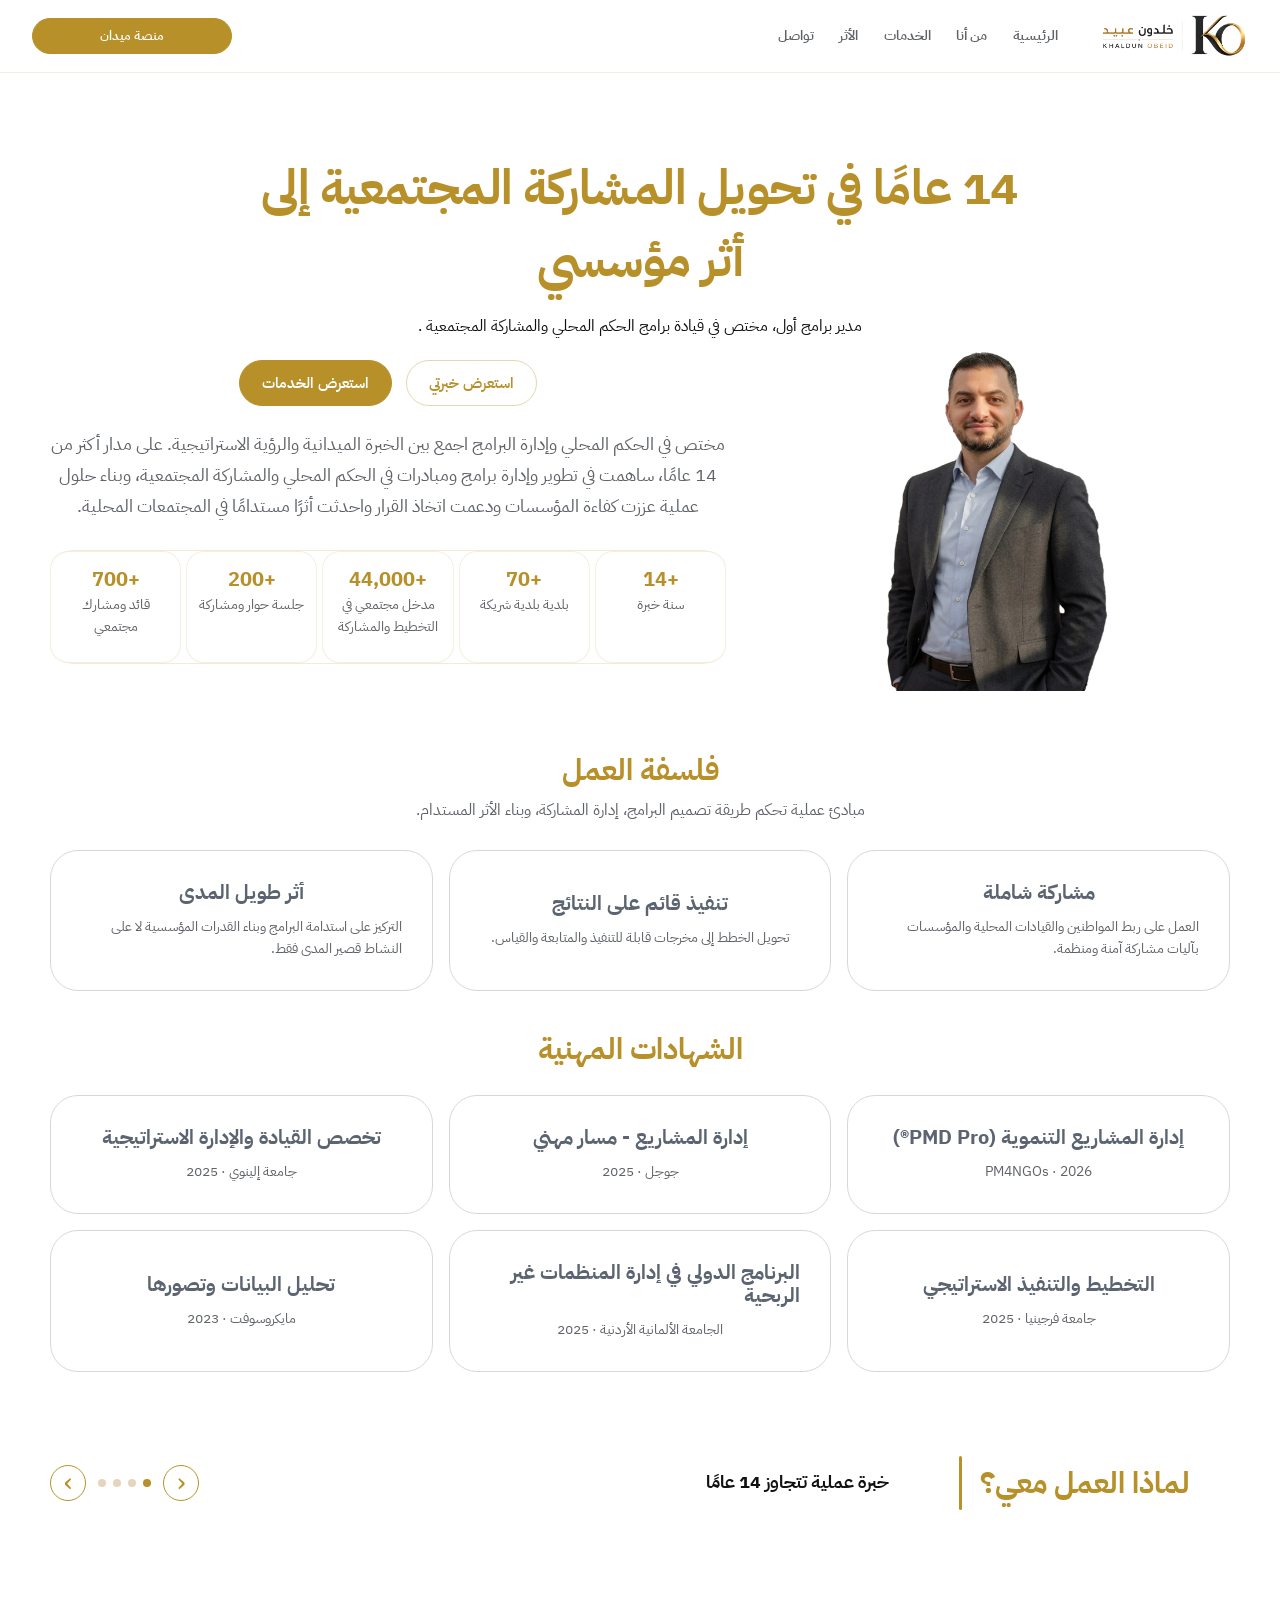
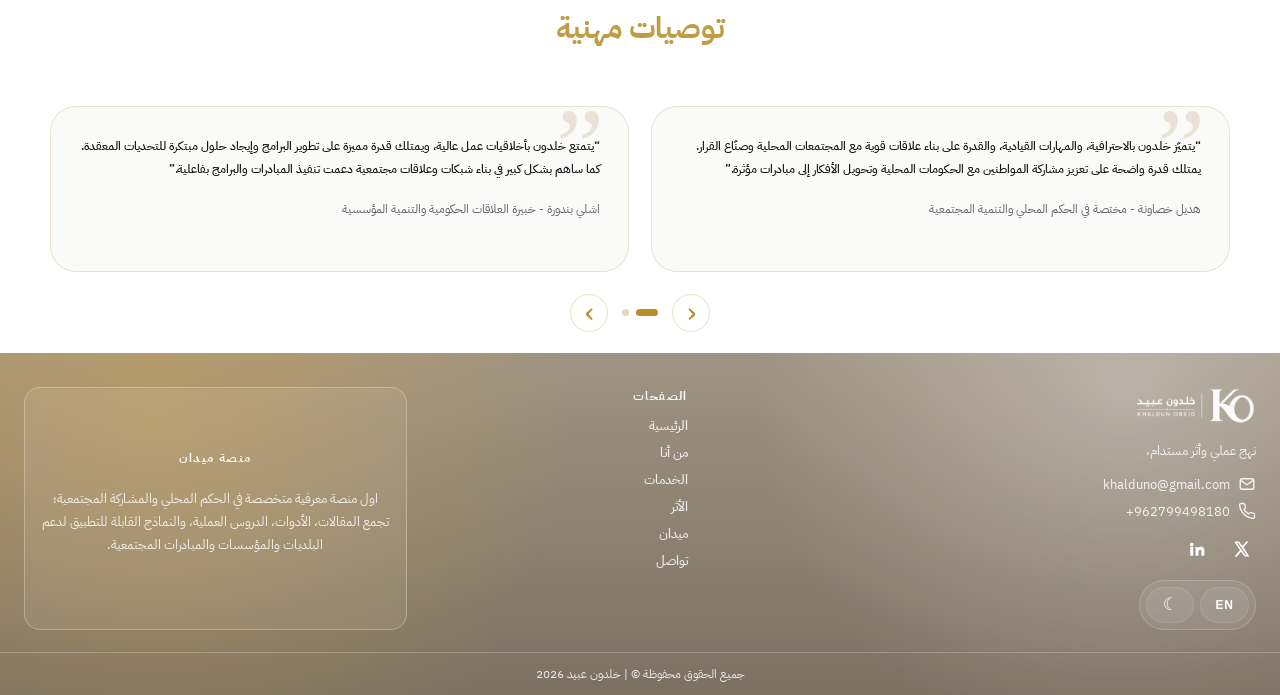
<file: about/index.html>
<!DOCTYPE html>

<html dir="rtl" lang="ar"><head><meta charset="utf-8"/>
<script id="early-lang-sync">
(function(){
  var root = document.documentElement;
  var saved = '';
  try { saved = localStorage.getItem('kh_lang') || ''; } catch(e) {}
  var lang = (saved === 'en' || saved === 'ar') ? saved : 'ar';
  root.setAttribute('lang', lang);
  root.setAttribute('dir', lang === 'ar' ? 'rtl' : 'ltr');
})();

</script><meta content="width=device-width,initial-scale=1" name="viewport"/><title>About | Khaldun Obeid</title><meta content="Professional profile of Khaldun Obeid, Local Governance &amp; Program Management Consultant with 14+ years of experience." name="description"/><link href="https://khaldunobeid.com/about/" rel="canonical"/><meta content="website" property="og:type"/><meta content="https://khaldunobeid.com/about/" property="og:url"/><meta content="About | Khaldun Obeid" property="og:title"/><meta content="Professional profile of Khaldun Obeid — Local Governance &amp; Program Management Consultant with 14+ years of experience across Jordan and the MENA region." property="og:description"/><meta content="https://khaldunobeid.com/shared/brand/og/main-og-cover.png" property="og:image"/><meta content="1200" property="og:image:width"/><meta content="630" property="og:image:height"/><meta content="summary_large_image" name="twitter:card"/><meta content="About | Khaldun Obeid" name="twitter:title"/><meta content="Professional profile of Khaldun Obeid — Local Governance &amp; Program Management Consultant with 14+ years of experience across Jordan and the MENA region." name="twitter:description"/><meta content="https://khaldunobeid.com/shared/brand/og/main-og-cover.png" name="twitter:image"/><link rel="preload" href="/shared/brand/logo/header/ko-logo-ltr-header-transparent.webp" as="image" fetchpriority="high"/>

<!-- Critical CSS -->
<link href="/shared/css/system/main.css" rel="stylesheet"/>
<link href="/shared/css/pages/about.css" rel="stylesheet"/>

<!-- Non-critical CSS -->
<link rel="preload" href="/shared/css/system/09-typography-lock.css" as="style" onload="this.onload=null;this.rel='stylesheet'"/>
<noscript><link href="/shared/css/system/09-typography-lock.css" rel="stylesheet"/></noscript>

<link rel="preload" href="/shared/css/system/typography-overrides.css" as="style" onload="this.onload=null;this.rel='stylesheet'"/>
<noscript><link href="/shared/css/system/typography-overrides.css" rel="stylesheet"/></noscript>

<link rel="preload" href="/shared/css/system/10-mobile-only-fixes.css" as="style" onload="this.onload=null;this.rel='stylesheet'"/>
<noscript><link href="/shared/css/system/10-mobile-only-fixes.css" rel="stylesheet"/></noscript>

<link rel="preload" href="/shared/css/system/11-mobile-typography.css" as="style" onload="this.onload=null;this.rel='stylesheet'"/>
<noscript><link href="/shared/css/system/11-mobile-typography.css" rel="stylesheet"/></noscript><style>

@media (max-width: 768px) {
  /* === MOBILE TYPOGRAPHY FINAL LOCK === */
  h1, .hero-title, [class*="hero"] h1, .contact-page-title,
  .home-page .home-hero h1 {
    font-size: 24px !important; line-height: 30px !important; font-weight: 700 !important;
  }
  h2, [class*="section-title"], [class*="content-title"],
  .home-section-title, .about-section-title, .impact-section-title,
  .midan-section-title, .services-page h2, .about-mini-heading,
  .about-mini-heading span, .ko-site-cta__title {
    font-size: 18px !important; line-height: 28px !important; font-weight: 700 !important;
  }
  h3, [class*="card"] h3, [class*="item"] h3, [class*="panel"] h3,
  .home-metric-item h3, .impact-model-card h3, .about-card h3,
  .services-core-item h3, #key-metrics .home-metric-item h3 {
    font-size: 16px !important; line-height: 24px !important; font-weight: 700 !important;
  }
  p, [class*="card"] p, [class*="item"] p, [class*="panel"] p,
  .home-metric-item p, blockquote.about-quote p,
  .about-recommendations-slider .about-quote p,
  blockquote.about-quote footer,
  .about-recommendations-slider .about-quote footer {
    font-size: 12px !important; line-height: 20px !important; font-weight: 400 !important;
  }
}
</style>  <!-- Google tag (gtag.js) -->
<script async src="https://www.googletagmanager.com/gtag/js?id=G-NWVFRR2RDZ"></script>
<script>
  window.dataLayer = window.dataLayer || [];
  function gtag(){dataLayer.push(arguments);}
  gtag('js', new Date());

  gtag('config', 'G-NWVFRR2RDZ');
</script>
</head><body data-title-ar="من أنا | خلدون عبيد" data-title-en="About | Khaldun Obeid"><header class="site-header"><div class="container header-inner"><a class="brand" href="/"><img alt="Khaldun Obeid logo" class="brand-logo" data-logo-ar="/shared/brand/logo/header/ko-logo-rtl-header-transparent.webp" data-logo-ar-dark="/shared/brand/logo/header/ko-logo-rtl-header-dark-transparent.webp" data-logo-en="/shared/brand/logo/header/ko-logo-ltr-header-transparent.webp" data-logo-en-dark="/shared/brand/logo/header/ko-logo-ltr-header-dark-transparent.webp" src="/shared/brand/logo/header/ko-logo-ltr-header-transparent.webp" width="224" height="70" fetchpriority="high"/><span class="brand-name" data-i18n-ar="خلدون عبيد" data-i18n-en="Khaldun Obeid">خلدون عبيد</span></a><nav class="nav"><a class="" data-i18n-ar="الرئيسية" data-i18n-en="Home" href="/">الرئيسية</a><a aria-current="page" class="active" data-i18n-ar="من أنا" data-i18n-en="About" href="/about/">من أنا</a><a class="" data-i18n-ar="الخدمات" data-i18n-en="Services" href="/services/">الخدمات</a><a class="" data-i18n-ar="الأثر" data-i18n-en="Impact" href="/impact/">الأثر</a><a class="" data-i18n-ar="تواصل" data-i18n-en="Contact" href="/contact/">تواصل</a></nav><div class="header-actions"><a class="btn btn-primary header-cta" data-i18n-ar="منصة ميدان" data-i18n-en="Midan Platform" href="/midan/">منصة ميدان</a></div><button aria-label="Open menu" class="hamburger" data-open-menu=""><span></span><span></span><span></span></button></div></header><div class="mobile-panel"><button aria-label="Close menu" class="mobile-overlay" data-close-menu=""></button><aside class="mobile-sidebar"><div class="mobile-head"><a class="brand" href="/"><img alt="Khaldun Obeid logo" class="brand-logo" data-logo-ar="/shared/brand/logo/header/ko-logo-rtl-header-transparent.webp" data-logo-ar-dark="/shared/brand/logo/header/ko-logo-rtl-header-dark-transparent.webp" data-logo-en="/shared/brand/logo/header/ko-logo-ltr-header-transparent.webp" data-logo-en-dark="/shared/brand/logo/header/ko-logo-ltr-header-dark-transparent.webp" src="/shared/brand/logo/header/ko-logo-ltr-header-transparent.webp" width="224" height="70" loading="lazy"/><span class="brand-name" data-i18n-ar="خلدون عبيد" data-i18n-en="Khaldun Obeid">خلدون عبيد</span></a><button class="close-btn" data-close-menu="">×</button></div><nav class="mobile-nav"><a class="" data-i18n-ar="الرئيسية" data-i18n-en="Home" href="/">الرئيسية</a><a aria-current="page" class="active" data-i18n-ar="من أنا" data-i18n-en="About" href="/about/">من أنا</a><a class="" data-i18n-ar="الخدمات" data-i18n-en="Services" href="/services/">الخدمات</a><a class="" data-i18n-ar="الأثر" data-i18n-en="Impact" href="/impact/">الأثر</a><a class="" data-i18n-ar="تواصل" data-i18n-en="Contact" href="/contact/">تواصل</a></nav><div class="mobile-actions"><div class="mobile-tools"><button class="mobile-tool" data-lang-toggle="" type="button"></button><button class="mobile-tool" data-theme-toggle="" type="button"></button></div><a class="btn btn-primary" data-i18n-ar="منصة ميدان" data-i18n-en="Midan " href="/midan/">منصة ميدان</a></div></aside></div><main class="about-premium" data-page="about-phase-1">
<section class="about-hero about-section"><div class="about-container about-hero-grid"><div class="about-hero-copy reveal"><h1 data-i18n-ar="14 عامًا في تحويل المشاركة المجتمعية إلى أثر مؤسسي" data-i18n-en="14 Years Turning Community Engagement into Institutional Impact">14 عامًا في تحويل المشاركة المجتمعية إلى أثر مؤسسي</h1><p data-i18n-ar="مدير برامج أول، مختص في قيادة برامج الحكم المحلي والمشاركة المجتمعية ." data-i18n-en="Senior Program Manager and governance consultant in leading donor-funded governance and community engagement programs in Jordan.">مدير برامج أول، مختص في قيادة برامج الحكم المحلي والمشاركة المجتمعية .</p></div></div></section><section class="about-section about-overview" id="professional-brief"><div class="about-container about-editorial-grid"><div class="about-section-head reveal"><h2 class="about-section-title" data-i18n-ar="نبذة مهنية مختصرة" data-i18n-en="Professional Brief">نبذة مهنية مختصرة</h2><p class="mobile-section-desc" data-i18n-ar="لمحة عن الخبرة العملية والمنهج المهني في تحويل المشاركة المجتمعية إلى أثر مؤسسي." data-i18n-en="A focused summary of field experience and the professional approach behind sustainable institutional impact.">لمحة عن الخبرة العملية والمنهج المهني في تحويل المشاركة المجتمعية إلى أثر مؤسسي.</p></div><div class="about-biography-split reveal"><div class="about-biography-portrait"><img alt="Khaldun Obeid" src="/shared/images/profile/about.webp" loading="lazy"/><div class="about-cta-row"><a class="about-btn about-btn-secondary" data-i18n-ar="استعرض خبرتي" data-i18n-en="Explore Experience" href="#professional-brief">استعرض خبرتي</a><a class="about-btn about-btn-primary" data-i18n-ar="استعرض الخدمات" data-i18n-en="Explore Services" href="/services/">استعرض الخدمات</a></div></div><div class="about-editorial-copy"><div class="about-cta-row about-cta-row-desktop"><a class="about-btn about-btn-secondary" data-i18n-ar="استعرض خبرتي" data-i18n-en="Explore Experience" href="#professional-brief">استعرض خبرتي</a><a class="about-btn about-btn-primary" data-i18n-ar="استعرض الخدمات" data-i18n-en="Explore Services" href="/services/">استعرض الخدمات</a></div><p data-i18n-ar="مختص في الحكم المحلي وإدارة البرامج اجمع بين الخبرة الميدانية والرؤية الاستراتيجية. على مدار أكثر من 14 عامًا، ساهمت في تطوير وإدارة برامج ومبادرات في الحكم المحلي والمشاركة المجتمعية، وبناء حلول عملية عززت كفاءة المؤسسات ودعمت اتخاذ القرار واحدثت أثرًا مستدامًا في المجتمعات المحلية." data-i18n-en="Local Governance &amp; Program Management Consultant combining field experience with strategic vision. Over 14+ years, he has contributed to developing and managing programs and initiatives in local governance and civic engagement, building practical solutions that strengthen institutions, support decision-making, and create sustainable local impact.">مختص في الحكم المحلي وإدارة البرامج اجمع بين الخبرة الميدانية والرؤية الاستراتيجية. على مدار أكثر من 14 عامًا، ساهمت في تطوير وإدارة برامج ومبادرات في الحكم المحلي والمشاركة المجتمعية، وبناء حلول عملية عززت كفاءة المؤسسات ودعمت اتخاذ القرار واحدثت أثرًا مستدامًا في المجتمعات المحلية.</p><div class="about-card-grid about-inline-card-grid about-inline-numbers-grid"><article class="about-card reveal"><h3>+14</h3><p data-i18n-ar="سنة خبرة" data-i18n-en="Years of experience">سنة خبرة</p></article><article class="about-card reveal"><h3>+70</h3><p data-i18n-ar="بلدية بلدية شريكة" data-i18n-en="Municipalities and partners ">بلدية بلدية شريكة</p></article><article class="about-card reveal"><h3>+44,000</h3><p data-i18n-ar="مدخل مجتمعي في التخطيط والمشاركة" data-i18n-en="Community Inputs">مدخل مجتمعي في التخطيط والمشاركة</p></article><article class="about-card reveal"><h3>+200</h3><p data-i18n-ar="جلسة حوار ومشاركة" data-i18n-en="Dialogue Sessions">جلسة حوار ومشاركة</p></article><article class="about-card reveal"><h3>+700</h3><p data-i18n-ar="قائد ومشارك مجتمعي" data-i18n-en="Community leaders">قائد ومشارك مجتمعي</p></article></div></div></div></div></section><section class="about-section"><div class="about-container"><div class="about-section-head reveal"><h2 class="about-section-title" data-i18n-ar="فلسفة العمل" data-i18n-en="Working Philosophy">فلسفة العمل</h2><p class="mobile-section-desc" data-i18n-ar="مبادئ عملية تحكم طريقة تصميم البرامج، إدارة المشاركة، وبناء الأثر المستدام." data-i18n-en="Practical principles guiding program design, civic engagement, and sustainable impact building.">مبادئ عملية تحكم طريقة تصميم البرامج، إدارة المشاركة، وبناء الأثر المستدام.</p></div><div class="about-card-grid"><article class="about-card reveal"><h3 data-i18n-ar="مشاركة شاملة" data-i18n-en="Inclusive Participation">مشاركة شاملة</h3><p data-i18n-ar="العمل على ربط المواطنين والقيادات المحلية والمؤسسات بآليات مشاركة آمنة ومنظمة." data-i18n-en="Connecting citizens, local leaders, and institutions through safe and structured participation mechanisms.">العمل على ربط المواطنين والقيادات المحلية والمؤسسات بآليات مشاركة آمنة ومنظمة.</p></article><article class="about-card reveal"><h3 data-i18n-ar="تنفيذ قائم على النتائج" data-i18n-en="Results-Oriented Implementation">تنفيذ قائم على النتائج</h3><p data-i18n-ar="تحويل الخطط إلى مخرجات قابلة للتنفيذ والمتابعة والقياس." data-i18n-en="Turning plans into outputs that can be implemented, monitored, and measured.">تحويل الخطط إلى مخرجات قابلة للتنفيذ والمتابعة والقياس.</p></article><article class="about-card reveal"><h3 data-i18n-ar="أثر طويل المدى" data-i18n-en="Long-Term Impact">أثر طويل المدى</h3><p data-i18n-ar="التركيز على استدامة البرامج وبناء القدرات المؤسسية لا على النشاط قصير المدى فقط." data-i18n-en="Focusing on program sustainability and institutional capacity, not only short-term activities.">التركيز على استدامة البرامج وبناء القدرات المؤسسية لا على النشاط قصير المدى فقط.</p></article></div></div></section><section class="about-section about-certifications-section"><div class="about-container"><div class="about-section-head reveal"><h2 class="about-section-title" data-i18n-ar="الشهادات المهنية" data-i18n-en="Professional Certifications">الشهادات المهنية</h2></div><div class="about-card-grid"><article class="about-card reveal"><h3 data-i18n-ar="إدارة المشاريع التنموية (PMD Pro®)" data-i18n-en="PMD Pro®">PMD Pro®</h3><p><span data-i18n-ar="PM4NGOs" data-i18n-en="PM4NGOs">PM4NGOs</span> · 2026</p></article><article class="about-card reveal"><h3 data-i18n-ar="إدارة المشاريع - مسار مهني" data-i18n-en="Google Project Management">Google Project Management</h3><p><span data-i18n-ar="جوجل" data-i18n-en="Google">Google</span> · 2025</p></article><article class="about-card reveal"><h3 data-i18n-ar="تخصص القيادة والإدارة الاستراتيجية" data-i18n-en="Strategic Leadership and Management">Strategic Leadership and Management</h3><p><span data-i18n-ar="جامعة إلينوي" data-i18n-en="University of Illinois">University of Illinois</span> · 2025</p></article><article class="about-card reveal"><h3 data-i18n-ar="التخطيط والتنفيذ الاستراتيجي" data-i18n-en="Strategic Planning and Execution">Strategic Planning and Execution</h3><p><span data-i18n-ar="جامعة فرجينيا" data-i18n-en="University of Virginia">University of Virginia</span> · 2025</p></article><article class="about-card reveal"><h3 data-i18n-ar="البرنامج الدولي في إدارة المنظمات غير الربحية" data-i18n-en="International Certificate in Nonprofit Management">International Certificate in Nonprofit Management</h3><p><span data-i18n-ar="الجامعة الألمانية الأردنية" data-i18n-en="German Jordanian University">German Jordanian University</span> · 2025</p></article><article class="about-card reveal"><h3 data-i18n-ar="تحليل البيانات وتصورها" data-i18n-en="Data Analysis &amp; Visualization">Data Analysis &amp; Visualization</h3><p><span data-i18n-ar="مايكروسوفت" data-i18n-en="Microsoft">Microsoft</span> · 2023</p></article></div></div></section><section class="about-section about-trust-testimonials-section"><div class="about-container">
<div class="about-trust-top-grid about-side-title-slider-grid">
<div class="about-trust-column reveal about-side-title-slider">
<div class="about-side-slider-title-wrap">
<h2 class="about-side-slider-title about-panel-title" data-i18n-ar="لماذا العمل معي؟" data-i18n-en="Why Work With Me?">لماذا العمل معي؟</h2>
</div>
<div aria-live="polite" class="about-side-slider-content">
<div class="about-side-slide is-active" data-i18n-ar="خبرة عملية تتجاوز 14 عامًا" data-i18n-en="More than 14 years of professional experience">خبرة عملية تتجاوز 14 عامًا</div>
<div class="about-side-slide" data-i18n-ar="فهم عميق للحكم المحلي والعمل المجتمعي" data-i18n-en="Deep understanding of governance and civic engagement">فهم عميق للحكم المحلي والعمل المجتمعي</div>
<div class="about-side-slide" data-i18n-ar="قيادة استراتيجية وتشغيلية متكاملة" data-i18n-en="Integrated strategic and operational leadership">قيادة استراتيجية وتشغيلية متكاملة</div>
<div class="about-side-slide" data-i18n-ar="خبرة واسعة مع البلديات والمبادرات الإقليمية" data-i18n-en="Extensive experience with municipalities and regional initiatives">خبرة واسعة مع البلديات والمبادرات الإقليمية</div>
</div>
<div aria-label="Why work with me slider controls" class="about-side-slider-controls">
<button aria-label="السابق" class="about-side-slider-btn about-side-slider-prev" type="button">‹</button>
<div aria-hidden="true" class="about-side-slider-dots">
<span class="about-side-dot is-active"></span>
<span class="about-side-dot"></span>
<span class="about-side-dot"></span>
<span class="about-side-dot"></span>
</div>
<button aria-label="التالي" class="about-side-slider-btn about-side-slider-next" type="button">›</button>
</div>
</div>
</div>
<div class="about-mini-heading reveal"><span data-i18n-ar="توصيات مهنية" data-i18n-en="Recommendations">توصيات مهنية</span></div>
<div aria-label="سلايدر التوصيات المهنية" class="about-recommendations-slider reveal">
<div class="about-recommendations-viewport">
<div class="about-recommendations-track">
<blockquote class="about-quote reveal">
<p data-i18n-ar="“يتميّز خلدون بالاحترافية، والمهارات القيادية، والقدرة على بناء علاقات قوية مع المجتمعات المحلية وصنّاع القرار. يمتلك قدرة واضحة على تعزيز مشاركة المواطنين مع الحكومات المحلية وتحويل الأفكار إلى مبادرات مؤثرة.”" data-i18n-en="“Khaldun demonstrates strong leadership skills and a remarkable ability to engage citizens with local governments while building trusted relationships with communities and decision-makers.”">“يتميّز خلدون بالاحترافية، والمهارات القيادية، والقدرة على بناء علاقات قوية مع المجتمعات المحلية وصنّاع القرار. يمتلك قدرة واضحة على تعزيز مشاركة المواطنين مع الحكومات المحلية وتحويل الأفكار إلى مبادرات مؤثرة.”</p>
<footer data-i18n-ar="هديل خصاونة - مختصة في الحكم المحلي والتنمية المجتمعية" data-i18n-en="Hadeel Khasawneh, Local Governance &amp; Community Development Specialist">هديل خصاونة - مختصة في الحكم المحلي والتنمية المجتمعية</footer>
</blockquote>
<blockquote class="about-quote reveal">
<p data-i18n-ar="“يتمتع خلدون بأخلاقيات عمل عالية، ويمتلك قدرة مميزة على تطوير البرامج وإيجاد حلول مبتكرة للتحديات المعقدة. كما ساهم بشكل كبير في بناء شبكات وعلاقات مجتمعية دعمت تنفيذ المبادرات والبرامج بفاعلية.”" data-i18n-en="“Khaldun has an incredible work ethic and a strong ability to develop programs and create innovative solutions for challenging situations while building impactful community networks and partnerships.”">“يتمتع خلدون بأخلاقيات عمل عالية، ويمتلك قدرة مميزة على تطوير البرامج وإيجاد حلول مبتكرة للتحديات المعقدة. كما ساهم بشكل كبير في بناء شبكات وعلاقات مجتمعية دعمت تنفيذ المبادرات والبرامج بفاعلية.”</p>
<footer data-i18n-ar="اشلي بندورة - خبيرة العلاقات الحكومية والتنمية المؤسسية" data-i18n-en="Ashley Bandura, Government Relations &amp; Institutional Development Expert">اشلي بندورة - خبيرة العلاقات الحكومية والتنمية المؤسسية</footer>
</blockquote>
<blockquote class="about-quote reveal">
<p data-i18n-ar="لقد كان من حسن حظنا أن قمنا بتعيين خلدون بدوام كامل عندما كنت مديراً قُطرياً للمعهد لقد كان من حسن حظنا أن قمنا بتعيين خلدون بدوام كامل عندما كنت في الأردن لقد أضفى الحماس والمهارات الفنية على عملنا مع رؤساء البلديات في جميع أنحاء الأردن. خلدون لاعب فريق ممتاز، وقد طوّر مهاراته باستمرار طوال فترة عمله." data-i18n-en="We had the good fortunate to hire Khaldun full-time when I was  in Jordan. He brought enthusiasm and technical skills to our work with mayors all across Jordan. Khaldun is an excellent team player and has continually improved his skills throughout his time at IRI.">“عربي 1.”</p>
<footer data-i18n-ar="جيف ليلي - مدير المتابعة والتقييم في المجلس الأمريكي للتعليم الدولي" data-i18n-en="Jeff Lilley - Director of MEAL at American Councils for International Education">جيف ليلي - مدير المتابعة والتقييم في المجلس الأمريكي للتعليم الدولي </footer>
</blockquote>
<blockquote class="about-quote reveal">
<p data-i18n-ar="لقد سعدت بالعمل مع خلدون في مشروع (بلديتك). وقد تميز بكونه مهنياً يهتم بالتفاصيل، ومسؤولاً، وملتزماً للغاية. كان حريصاً دائماً على إنجاز الأمور بالشكل الصحيح، وأضفى شعوراً قوياً بالمسؤولية والانتماء تجاه المشروع. وبصفته ممثلاً للجهة العميل، فقد أدار مسؤولياته بفعالية ولعب دوراً رئيسياً في دفع المشروع إلى الأمام." data-i18n-en="I had the pleasure of working with Khaldoun during Baladytak. He stood out as a detail-oriented, responsible, and highly committed professional. He was always lazy to get things done the right way and brought a strong sense of ownership to the project. ">“عربي 2.”</p>
<footer data-i18n-ar="زينة أبو غزالة - أخصائية تحليل الأعمال وإدارة المشاريع." data-i18n-en="Zeina Abu Ghazaleh - Business Analysis and Project Management Specialist">زينة أبو غزالة - أخصائية تحليل الأعمال وإدارة المشاريع. </footer>
</blockquote>
</div>
<div aria-label="Recommendation slider controls" class="about-recommendations-controls">
<button aria-label="السابق" class="about-reco-btn about-reco-prev" type="button">‹</button>
<div aria-hidden="true" class="about-reco-dots">
<span class="about-reco-dot is-active"></span>
<span class="about-reco-dot"></span>
</div>
<button aria-label="التالي" class="about-reco-btn about-reco-next" type="button">›</button>
</div>
</div>
</div>
</div></section></main><footer class="site-footer"><div class="container footer-grid"><section><div class="footer-brand"><img alt="Khaldun Obeid logo" class="brand-logo footer-logo" data-logo-ar="/shared/brand/logo/header/ko-logo-rtl-header-transparent.webp" data-logo-ar-dark="/shared/brand/logo/header/ko-logo-rtl-header-dark-transparent.webp" data-logo-en="/shared/brand/logo/header/ko-logo-ltr-header-transparent.webp" data-logo-en-dark="/shared/brand/logo/header/ko-logo-ltr-header-dark-transparent.webp" <img src="/shared/brand/logo/header/ko-logo-ltr-header-dark-transparent.webp" width="224" height="70" loading="lazy" fetchpriority="high"/><span class="brand-name" data-i18n-ar="خلدون عبيد" data-i18n-en="Khaldun Obeid">خلدون عبيد</span></span></div><p class="footer-desc" data-i18n-ar="نهج عملي وأثر مستدام،" data-i18n-en="Practical Approach and Sustainable Impact.">نهج عملي وأثر مستدام،</p><div class="contact-list"><a class="inline-icon" href="mailto:khalduno@gmail.com"><svg fill="none" stroke="currentColor" stroke-linecap="round" stroke-linejoin="round" stroke-width="1.8" viewbox="0 0 24 24"><rect height="14" rx="2" width="18" x="3" y="5"></rect><path d="m3.5 7 8.5 6 8.5-6"></path></svg>khalduno@gmail.com</a><a class="inline-icon" href="tel:+962799498180"><svg fill="none" stroke="currentColor" stroke-linecap="round" stroke-linejoin="round" stroke-width="1.8" viewbox="0 0 24 24"><path d="M22 16.92v3a2 2 0 0 1-2.18 2 19.8 19.8 0 0 1-8.63-3.07 19.5 19.5 0 0 1-6-6A19.8 19.8 0 0 1 2.12 4.18 2 2 0 0 1 4.11 2h3a2 2 0 0 1 2 1.72c.13.96.35 1.9.66 2.81a2 2 0 0 1-.45 2.11L8.05 9.91a16 16 0 0 0 6.04 6.04l1.27-1.27a2 2 0 0 1 2.11-.45c.91.31 1.85.53 2.81.66A2 2 0 0 1 22 16.92Z"></path></svg><span class="phone-number" dir="ltr">+962799498180</span></a></div><div class="social"><a aria-label="X" href="https://x.com/KhaldunObeid" rel="noopener noreferrer" target="_blank"><svg fill="currentColor" viewbox="0 0 24 24"><path d="M18.9 2H22l-6.78 7.75L23.2 22h-6.25l-4.9-6.4L6.45 22H3.35l7.25-8.28L2.95 2h6.4l4.42 5.85L18.9 2Zm-1.1 17.85h1.72L8.4 4.04H6.56l11.24 15.8Z"></path></svg></a><a aria-label="LinkedIn" class="linkedin-link" href="https://www.linkedin.com/in/khaldunobeid" rel="noopener noreferrer" target="_blank"><svg fill="currentColor" viewbox="0 0 24 24"><path d="M4.98 3.5a2.5 2.5 0 1 1-.02 5 2.5 2.5 0 0 1 .02-5ZM3 9.35h4v11.8H3V9.35Zm6.25 0h3.83v1.61h.05c.54-.96 1.86-1.98 3.83-1.98 4.1 0 4.86 2.7 4.86 6.2v5.97h-4v-5.3c0-1.26-.02-2.88-1.75-2.88-1.76 0-2.03 1.37-2.03 2.79v5.39h-4V9.35Z"></path></svg></a></div><div class="footer-tools"><button class="footer-tool" data-lang-toggle=""></button><button class="footer-tool" data-theme-toggle=""></button></div></section><section><h3 class="footer-title" data-i18n-ar="الصفحات" data-i18n-en="Pages">الصفحات</h3><ul class="footer-links"><li><a data-i18n-ar="الرئيسية" data-i18n-en="Home" href="/">الرئيسية</a></li><li><a data-i18n-ar="من أنا" data-i18n-en="About" href="/about/">من أنا</a></li><li><a data-i18n-ar="الخدمات" data-i18n-en="Services" href="/services/">الخدمات</a></li><li><a data-i18n-ar="الأثر" data-i18n-en="Impact" href="/impact/">الأثر</a></li><li><a data-i18n-ar="ميدان" data-i18n-en="Midan" href="/midan/">ميدان</a></li><li><a data-i18n-ar="تواصل" data-i18n-en="Contact" href="/contact/">تواصل</a></li></ul></section><a aria-label="منصة ميدان" class="midan-box" href="/midan/"><h3 class="footer-title" data-i18n-ar="منصة ميدان" data-i18n-en="Midan Platform">منصة ميدان</h3><p class="footer-desc" data-i18n-ar="اول منصة معرفية متخصصة في الحكم المحلي والمشاركة المجتمعية؛ تجمع المقالات، الأدوات، الدروس العملية، والنماذج القابلة للتطبيق لدعم البلديات والمؤسسات والمبادرات المجتمعية." data-i18n-en="The first specialized knowledge platform in local governance and community engagement; it brings together articles, tools, practical lessons, and applicable templates to support municipalities, institutions, and community initiatives.">اول منصة معرفية متخصصة في الحكم المحلي والمشاركة المجتمعية؛ تجمع المقالات، الأدوات، الدروس العملية، والنماذج القابلة للتطبيق لدعم البلديات والمؤسسات والمبادرات المجتمعية.</p></a></div><div class="footer-bottom" data-i18n-ar="جميع الحقوق محفوظة © | خلدون عبيد 2026" data-i18n-en="All rights reserved © | Khaldun Obeid 2026">جميع الحقوق محفوظة © | خلدون عبيد 2026</div></footer><script src="/shared/js/main.js" type="module"></script><script defer="True" src="/shared/js/mobile-only-fixes.js"></script><style id="ko-v28-requested-fixes">
@media (max-width:767px){
html[lang="ar"] .home-hero-content,html[dir="rtl"] .home-hero-content{order:1!important;}
html[lang="ar"] .home-hero-image,html[dir="rtl"] .home-hero-image,html[lang="ar"] .home-hero-portrait,html[dir="rtl"] .home-hero-portrait{order:2!important;}
.about-page .hero h1,.about-page .hero p,.about-hero h1,.about-hero p{text-align:center!important;margin-inline:auto!important;}
}
@media (min-width:768px){
.about-page .about-actions,.about-page .hero-actions{order:1!important;}
.about-page .about-biography-text,.about-page .hero-description{order:2!important;}
}
@media (min-width:1024px){
.services-page h1{max-width:12ch!important;margin-inline:auto!important;line-height:1.2!important;}
}
.contact-page h1{color:#bf9125!important;}
.contact-page .hero-eyebrow,.contact-page .hero-kicker,.contact-page .hero-subtitle-tag,.contact-page .section-eyebrow{display:none!important;}
</style>
<style id="ko-v29-direct-fixes">
/* الرئيسية: في العربية على الموبايل النص قبل الصورة */
@media (max-width:767px){
  html[dir="rtl"] .home-page .home-hero-grid,
  body[dir="rtl"] .home-page .home-hero-grid,
  .home-page .home-hero-grid{
    display:flex !important;
    flex-direction:column !important;
  }
  html[dir="rtl"] .home-page .home-hero-copy,
  body[dir="rtl"] .home-page .home-hero-copy,
  .home-page .home-hero-copy{
    order:1 !important;
  }
  html[dir="rtl"] .home-page .home-hero-portrait,
  body[dir="rtl"] .home-page .home-hero-portrait,
  .home-page .home-hero-portrait{
    order:2 !important;
  }
}

/* من أنا: الأزرار قبل الفقرة على الكمبيوتر بعد نقلها في HTML */
@media (min-width:768px){
  .about-page .about-editorial-copy,
  .about-premium .about-editorial-copy{
    display:flex !important;
    flex-direction:column !important;
  }
  .about-page .about-editorial-copy .about-cta-row,
  .about-premium .about-editorial-copy .about-cta-row{
    order:0 !important;
    margin:0 0 22px !important;
  }
  .about-page .about-editorial-copy > p,
  .about-premium .about-editorial-copy > p{
    order:1 !important;
  }
}

/* الخدمات: عنوان الهيرو سطرين على الكمبيوتر */
@media (min-width:768px){
  .services-page .services-hero-copy h1,
  .services-page .services-hero-title-v29{
    max-width:none !important;
    width:auto !important;
    white-space:normal !important;
    text-align:inherit !important;
  }
  .services-page .services-hero-title-v29 span{
    display:block !important;
  }
}

/* تواصل: لون عنوان الهيرو وإخفاء الوسم أعلى الهيرو */
.contact-page-title,
#contact .contact-page-title,
main #contact h1.contact-page-title{
  color:#bf9125 !important;
}
#contact .eyebrow,
#contact .contact-kicker:first-child,
.contact-kicker{
  display:none !important;
}
</style>

<style id="ko-v30-layout-corrections">
/* الرئيسية: موبايل عربي — النص أولاً ثم الصورة مباشرة، بدون نزول زائد */
@media (max-width:767px){
  html[dir="rtl"] .home-page .home-hero-grid,
  body[dir="rtl"] .home-page .home-hero-grid{
    display:flex !important;
    flex-direction:column !important;
    align-items:center !important;
    justify-content:flex-start !important;
    gap:18px !important;
  }

  html[dir="rtl"] .home-page .home-hero-copy,
  body[dir="rtl"] .home-page .home-hero-copy{
    order:1 !important;
    margin-bottom:0 !important;
  }

  html[dir="rtl"] .home-page .home-hero-portrait,
  body[dir="rtl"] .home-page .home-hero-portrait{
    order:2 !important;
    margin-top:0 !important;
    padding-top:0 !important;
  }

  html[dir="rtl"] .home-page .home-hero-portrait img,
  body[dir="rtl"] .home-page .home-hero-portrait img{
    max-height:260px !important;
    width:auto !important;
    margin:0 auto !important;
    object-fit:contain !important;
  }
}

/* من أنا: الموبايل يرجع كما كان — الأزرار تحت الصورة */
@media (max-width:767px){
  .about-premium .about-biography-portrait .about-cta-row{
    display:flex !important;
  }

  .about-premium .about-editorial-copy .about-cta-row-desktop{
    display:none !important;
  }
}

/* من أنا: الكمبيوتر — نسخة الأزرار داخل النص قبل الفقرة، والأزرار الأصلية تحت الصورة مخفية */
@media (min-width:768px){
  .about-premium .about-biography-portrait > .about-cta-row{
    display:none !important;
  }

  .about-premium .about-editorial-copy{
    display:block !important;
  }

  .about-premium .about-editorial-copy .about-cta-row-desktop{
    display:flex !important;
    justify-content:flex-start !important;
    gap:14px !important;
    margin:30px 0 40px !important;
  }
}

/* الخدمات: عنوان الهيرو سطرين على الكمبيوتر فقط */
@media (min-width:1024px){
  .services-page .services-hero-copy h1{
    max-width:620px !important;
    text-align:inherit !important;
    line-height:1.18 !important;
  }
  .services-page .services-hero-title-v29 span{
    display:block !important;
  }
}

/* تواصل: لون العنوان وإخفاء الوسم أعلى الهيرو */
.contact-page-title,
#contact .contact-page-title,
main #contact h1.contact-page-title{
  color:#bf9125 !important;
}

#contact .eyebrow,
#contact .section-head .eyebrow,
main #contact .eyebrow.reveal{
  display:none !important;
}
</style>

<style id="ko-v31-home-about-fixes">
/* من أنا - الكمبيوتر: الأزرار بعرضها الطبيعي */
@media (min-width:768px){
  .about-premium .about-editorial-copy .about-cta-row-desktop,
  .about-page .about-editorial-copy .about-cta-row-desktop{
    display:flex !important;
    justify-content:flex-start !important;
    align-items:center !important;
    gap:14px !important;
  }
}

/* الرئيسية - الموبايل فقط */
@media (max-width:767px){
  .home-page .home-hero{
    display:flex !important;
    align-items:center !important;
    justify-content:center !important;
    min-height:calc(100svh - 96px) !important;
    text-align:center !important;
  }

  html[dir="rtl"] .home-page .home-hero-grid,
  body[dir="rtl"] .home-page .home-hero-grid,
  .home-page .home-hero-grid{
    display:flex !important;
    flex-direction:column !important;
    align-items:center !important;
    justify-content:center !important;
    gap:18px !important;
    text-align:center !important;
  }

  .home-page .home-hero-copy{
    order:1 !important;
    width:100% !important;
    text-align:center !important;
    margin:0 auto !important;
  }

  .home-page .home-hero-copy h1,
  .home-page .home-hero-copy h1 span{
    text-align:center !important;
  }

  .home-page .home-lead{
    font-style:normal !important;
    font-weight:400 !important;
    font-size:18px !important;
    line-height:27px !important;
    text-align:center !important;
    margin-inline:auto !important;
    max-width:34ch !important;
  }

  .home-page .home-hero-portrait{
    order:2 !important;
    width:100% !important;
    display:flex !important;
    justify-content:center !important;
    align-items:center !important;
    margin:0 auto !important;
  }

  .home-page .home-hero-portrait img{
    content:url('/shared/images/profile/profile-mobile.webp') !important;
    max-height:300px !important;
    width:auto !important;
    max-width:82vw !important;
    object-fit:contain !important;
    object-position:center bottom !important;
    margin:0 auto !important;
  }
}
</style>

<style id="ko-v34-home-lead-only">
@media (min-width:1024px){
  .home-lead{
    font-style:normal !important;
    font-weight:400 !important;
    font-size:24px !important;
    line-height:36px !important;
  }
}
</style>

<style id="ko-v36-mobile-section-desc-desktop">
@media (min-width:1024px){
  .mobile-section-desc{
    font-style:normal !important;
    font-weight:400 !important;
    font-size:16px !important;
    line-height:24px !important;
  }
}
</style>

<style id="ko-v37-section-desc-desktop">
@media (min-width:1024px){

  .mobile-section-desc,
  .home-section-head p,
  .about-section-head p,
  .services-section-head p,
  .impact-section-head p,
  .midan-section-head p{
    font-style:normal !important;
    font-weight:400 !important;
    font-size:16px !important;
    line-height:24px !important;
  }
}
</style>

<style id="ko-final-v2-about-desktop-spacing">
@media (min-width:1024px){
  .about-premium .about-overview,
  .about-page .about-overview{
    padding-bottom:96px !important;
  }

  .about-premium .about-editorial-grid,
  .about-page .about-editorial-grid{
    row-gap:48px !important;
    align-items:start !important;
  }

  .about-premium .about-inline-numbers-grid,
  .about-page .about-inline-numbers-grid{
    overflow:visible !important;
    align-items:stretch !important;
    margin-bottom:72px !important;
  }

  .about-premium .about-inline-numbers-grid .about-card,
  .about-page .about-inline-numbers-grid .about-card{
    min-height:132px !important;
    height:auto !important;
    overflow:visible !important;
    padding-bottom:22px !important;
  }

  .about-premium .about-card h3,
  .about-page .about-card h3{
    line-height:1.15 !important;
  }

  .about-premium .about-card p,
  .about-page .about-card p{
    line-height:22px !important;
    overflow:visible !important;
  }

  .about-premium .about-philosophy-section,
  .about-premium .about-work-philosophy,
  .about-premium #work-philosophy,
  .about-page .about-philosophy-section,
  .about-page .about-work-philosophy,
  .about-page #work-philosophy{
    clear:both !important;
    margin-top:96px !important;
    padding-top:48px !important;
    position:relative !important;
    z-index:1 !important;
  }
}
</style>

<style id="ko-final-theme-card-fixes">
@media (max-width:767px){
  .home-page #key-metrics,
  .home-page .home-metrics-band-section{
    background:var(--bg) !important;
    color:var(--text) !important;
  }
  .home-page #key-metrics .home-section-title,
  .home-page #key-metrics h2,
  .home-page .home-metrics-band-section .home-section-title{
    color:var(--gold) !important;
  }
  .home-page #key-metrics .mobile-section-desc,
  .home-page .home-metrics-band-section .mobile-section-desc{
    color:var(--muted) !important;
  }
  .home-page #key-metrics .home-metrics-band,
  .home-page .home-metrics-band-section .home-metrics-band{
    background:transparent !important;
    border-color:rgba(var(--gold-rgb),.18) !important;
  }
  .home-page #key-metrics .home-metric-item,
  .home-page .home-metrics-band-section .home-metric-item{
    background:var(--card-bg) !important;
    border:1px solid rgba(var(--gold-rgb),.18) !important;
    color:var(--text) !important;
  }
  .home-page #key-metrics .home-metric-item h3{color:var(--gold) !important;}
  .home-page #key-metrics .home-metric-item p{color:var(--muted) !important;}
}

.about-premium .about-btn-secondary,
.about-page .about-btn-secondary{
  background:transparent !important;
  color:var(--gold) !important;
  border:1px solid rgba(var(--gold-rgb),.36) !important;
}
.about-premium .about-btn-secondary:hover,
.about-page .about-btn-secondary:hover{
  background:rgba(var(--gold-rgb),.08) !important;
  color:var(--gold-dark) !important;
  border-color:rgba(var(--gold-rgb),.48) !important;
}

@media (min-width:768px){
  html[dir="rtl"] .about-premium .about-editorial-copy,
  html[dir="rtl"] .about-page .about-editorial-copy{
    display:block !important;
  }
  html[dir="rtl"] .about-premium .about-editorial-copy .about-cta-row-desktop,
  html[dir="rtl"] .about-page .about-editorial-copy .about-cta-row-desktop{
    position:static !important;
    transform:none !important;
    width:auto !important;
    max-width:none !important;
    margin:30px 0 48px !important;
    display:flex !important;
    justify-content:center !important;
    align-items:center !important;
    gap:14px !important;
  }
  html[dir="rtl"] .about-premium .about-editorial-copy > p,
  html[dir="rtl"] .about-page .about-editorial-copy > p{
    margin-top:0 !important;
    clear:both !important;
  }
}

.services-page #core-services .ko-service-card,
.services-page .ko-service-card,
.services-page #core-services .services-core-item,
.services-page .services-core-item,
.services-page #core-services .services-card-face,
.services-page .services-card-face,
.services-page #core-services .services-card-front,
.services-page .services-card-front{
  background:var(--card-bg) !important;
  color:var(--text) !important;
  border-color:rgba(var(--gold-rgb),.18) !important;
}
.services-page #core-services .ko-service-card h3,
.services-page .ko-service-card h3,
.services-page #core-services .services-core-item h3,
.services-page .services-core-item h3{
  color:var(--gold) !important;
}
.services-page #core-services .ko-service-card p,
.services-page .ko-service-card p,
.services-page #core-services .services-core-item p,
.services-page .services-core-item p{
  color:var(--muted) !important;
}
.services-page #core-services .ko-service-icon,
.services-page .ko-service-icon,
.services-page #core-services .services-core-icon,
.services-page .services-core-icon{
  color:var(--gold) !important;
  background:transparent !important;
}
html[data-theme="dark"] .services-page #core-services .ko-service-card,
body[data-theme="dark"] .services-page #core-services .ko-service-card,
html[data-theme="dark"] .services-page .ko-service-card,
body[data-theme="dark"] .services-page .ko-service-card,
html[data-theme="dark"] .services-page #core-services .services-card-face,
body[data-theme="dark"] .services-page #core-services .services-card-face{
  background:linear-gradient(135deg, rgba(18,18,18,.96), rgba(10,10,10,.98)) !important;
  border-color:rgba(var(--gold-rgb),.24) !important;
}
html[data-theme="light"] .services-page #core-services .ko-service-card,
body[data-theme="light"] .services-page #core-services .ko-service-card,
html[data-theme="light"] .services-page .ko-service-card,
body[data-theme="light"] .services-page .ko-service-card{
  background:linear-gradient(180deg, rgba(255,255,255,.96), rgba(248,246,241,.98)) !important;
}
</style>

<style id="ko-final-v2-theme-about-fixes">
/* Strong fix: key metrics cards on mobile/dark must not stay white */
@media (max-width:767px){
  html[data-theme="dark"] #key-metrics .home-metrics-band > .home-metric-item,
  html[data-theme="dark"] #key-metrics .home-metrics-band > .home-metric-item.reveal,
  html[data-theme="dark"] #key-metrics .home-metrics-band > .home-metric-item.visible,
  body[data-theme="dark"] #key-metrics .home-metrics-band > .home-metric-item,
  body[data-theme="dark"] #key-metrics .home-metrics-band > .home-metric-item.reveal,
  body[data-theme="dark"] #key-metrics .home-metrics-band > .home-metric-item.visible{
    background:#15130f !important;
    background-color:#15130f !important;
    background-image:none !important;
    border:1px solid rgba(var(--gold-rgb),.28) !important;
    color:var(--text) !important;
    box-shadow:none !important;
  }

  html[data-theme="dark"] #key-metrics .home-metrics-band > .home-metric-item h3,
  body[data-theme="dark"] #key-metrics .home-metrics-band > .home-metric-item h3{
    color:var(--gold) !important;
  }

  html[data-theme="dark"] #key-metrics .home-metrics-band > .home-metric-item p,
  body[data-theme="dark"] #key-metrics .home-metrics-band > .home-metric-item p{
    color:rgba(255,255,255,.72) !important;
  }

  html[data-theme="light"] #key-metrics .home-metrics-band > .home-metric-item,
  html[data-theme="light"] #key-metrics .home-metrics-band > .home-metric-item.reveal,
  html[data-theme="light"] #key-metrics .home-metrics-band > .home-metric-item.visible,
  body[data-theme="light"] #key-metrics .home-metrics-band > .home-metric-item,
  body[data-theme="light"] #key-metrics .home-metrics-band > .home-metric-item.reveal,
  body[data-theme="light"] #key-metrics .home-metrics-band > .home-metric-item.visible{
    background:#fffdf8 !important;
    background-color:#fffdf8 !important;
    background-image:none !important;
    border:1px solid rgba(var(--gold-rgb),.20) !important;
  }
}

/* About RTL desktop: prevent CTA buttons from overlapping hero/intro text */
@media (min-width:768px){
  html[dir="rtl"] .about-premium .about-editorial-copy .about-cta-row,
  html[dir="rtl"] .about-page .about-editorial-copy .about-cta-row,
  html[dir="rtl"] .about-premium .about-editorial-copy .about-cta-row-desktop,
  html[dir="rtl"] .about-page .about-editorial-copy .about-cta-row-desktop{
    position:relative !important;
    inset:auto !important;
    top:auto !important;
    right:auto !important;
    bottom:-30px !important;
    left:auto !important;
    transform:none !important;

    width:auto !important;
    max-width:none !important;
    margin:30px 0 48px !important;

    display:flex !important;
    justify-content:center !important;
    align-items:center !important;
    gap:14px !important;
    clear:both !important;
    z-index:1 !important;
  }

  html[dir="rtl"] .about-premium .about-editorial-copy,
  html[dir="rtl"] .about-page .about-editorial-copy{
    display:flex !important;
    flex-direction:column !important;
    align-items:center !important;
  }

  html[dir="rtl"] .about-premium .about-editorial-copy .about-cta-row,
  html[dir="rtl"] .about-page .about-editorial-copy .about-cta-row,
  html[dir="rtl"] .about-premium .about-editorial-copy .about-cta-row-desktop,
  html[dir="rtl"] .about-page .about-editorial-copy .about-cta-row-desktop{
    order:1 !important;
    margin-top:32px !important;
    margin-bottom:28px !important;
    justify-content:flex-start !important;
  }

  html[dir="rtl"] .about-premium .about-editorial-copy > p,
  html[dir="rtl"] .about-page .about-editorial-copy > p,
  html[dir="rtl"] .about-premium .about-editorial-copy .about-bio,
  html[dir="rtl"] .about-page .about-editorial-copy .about-bio{
    order:2 !important;
    margin-bottom:0 !important;
  }
}

/* If the CTA sits in the portrait column, hide only duplicate desktop RTL version there */
@media (min-width:768px){
  html[dir="rtl"] .about-premium .about-biography-portrait > .about-cta-row,
  html[dir="rtl"] .about-page .about-biography-portrait > .about-cta-row{
    display:none !important;
  }
}
</style>
</body></html>
<script>
document.addEventListener('DOMContentLoaded', function(){
  const slides = Array.from(document.querySelectorAll('.about-side-slide'));
  const dots = Array.from(document.querySelectorAll('.about-side-dot'));
  const prev = document.querySelector('.about-side-slider-prev');
  const next = document.querySelector('.about-side-slider-next');
  if (!slides.length) return;
  let index = slides.findIndex(slide => slide.classList.contains('is-active'));
  if (index < 0) index = 0;
  function showSlide(nextIndex){
    index = (nextIndex + slides.length) % slides.length;
    slides.forEach((slide, i) => slide.classList.toggle('is-active', i === index));
    dots.forEach((dot, i) => dot.classList.toggle('is-active', i === index));
  }
  showSlide(index);
  if (prev) prev.addEventListener('click', function(){ showSlide(index - 1); });
  if (next) next.addEventListener('click', function(){ showSlide(index + 1); });
  dots.forEach((dot, i) => dot.addEventListener('click', function(){ showSlide(i); }));
});
</script>
<script>
document.addEventListener('DOMContentLoaded', function(){
  const slider = document.querySelector('.about-recommendations-slider');
  if(!slider) return;

  const track = slider.querySelector('.about-recommendations-track');
  const cards = Array.from(slider.querySelectorAll('.about-quote'));
  const prev = slider.querySelector('.about-reco-prev');
  const next = slider.querySelector('.about-reco-next');
  const dots = Array.from(slider.querySelectorAll('.about-reco-dot'));
  if(!track || !cards.length) return;

  let index = 0;

  function perView(){
    return window.matchMedia('(max-width: 768px)').matches ? 1 : 2;
  }

  function maxIndex(){
    return Math.max(0, Math.ceil(cards.length / perView()) - 1);
  }

  function update(){
    const visible = perView();
    const card = cards[0];
    const gap = parseFloat(getComputedStyle(track).gap || 0);
    const step = (card.getBoundingClientRect().width + gap) * visible;
    index = Math.max(0, Math.min(index, maxIndex()));
    const dir = document.documentElement.dir === 'ltr' ? -1 : 1;
    track.style.transform = `translateX(${dir * index * step}px)`;
    dots.forEach((dot, i) => dot.classList.toggle('is-active', i === index));
  }

  if(prev) prev.addEventListener('click', function(){
    index = index <= 0 ? maxIndex() : index - 1;
    update();
  });

  if(next) next.addEventListener('click', function(){
    index = index >= maxIndex() ? 0 : index + 1;
    update();
  });

  dots.forEach((dot, i) => dot.addEventListener('click', function(){
    index = i;
    update();
  }));

  // Touch/swipe support
  var touchStartX = 0;
  var touchEndX = 0;
  slider.addEventListener('touchstart', function(e){ touchStartX = e.changedTouches[0].screenX; }, { passive: true });
  slider.addEventListener('touchend', function(e){
    touchEndX = e.changedTouches[0].screenX;
    var diff = touchStartX - touchEndX;
    var isRTL = document.documentElement.dir === 'rtl';
    if(Math.abs(diff) > 40){
      if(diff > 0){ index = isRTL ? (index <= 0 ? maxIndex() : index - 1) : (index >= maxIndex() ? 0 : index + 1); }
      else { index = isRTL ? (index >= maxIndex() ? 0 : index + 1) : (index <= 0 ? maxIndex() : index - 1); }
      update();
    }
  }, { passive: true });

  window.addEventListener('resize', update);
  update();
});
</script>
<script src="/shared/js/main.js" type="module"></script>
</file>
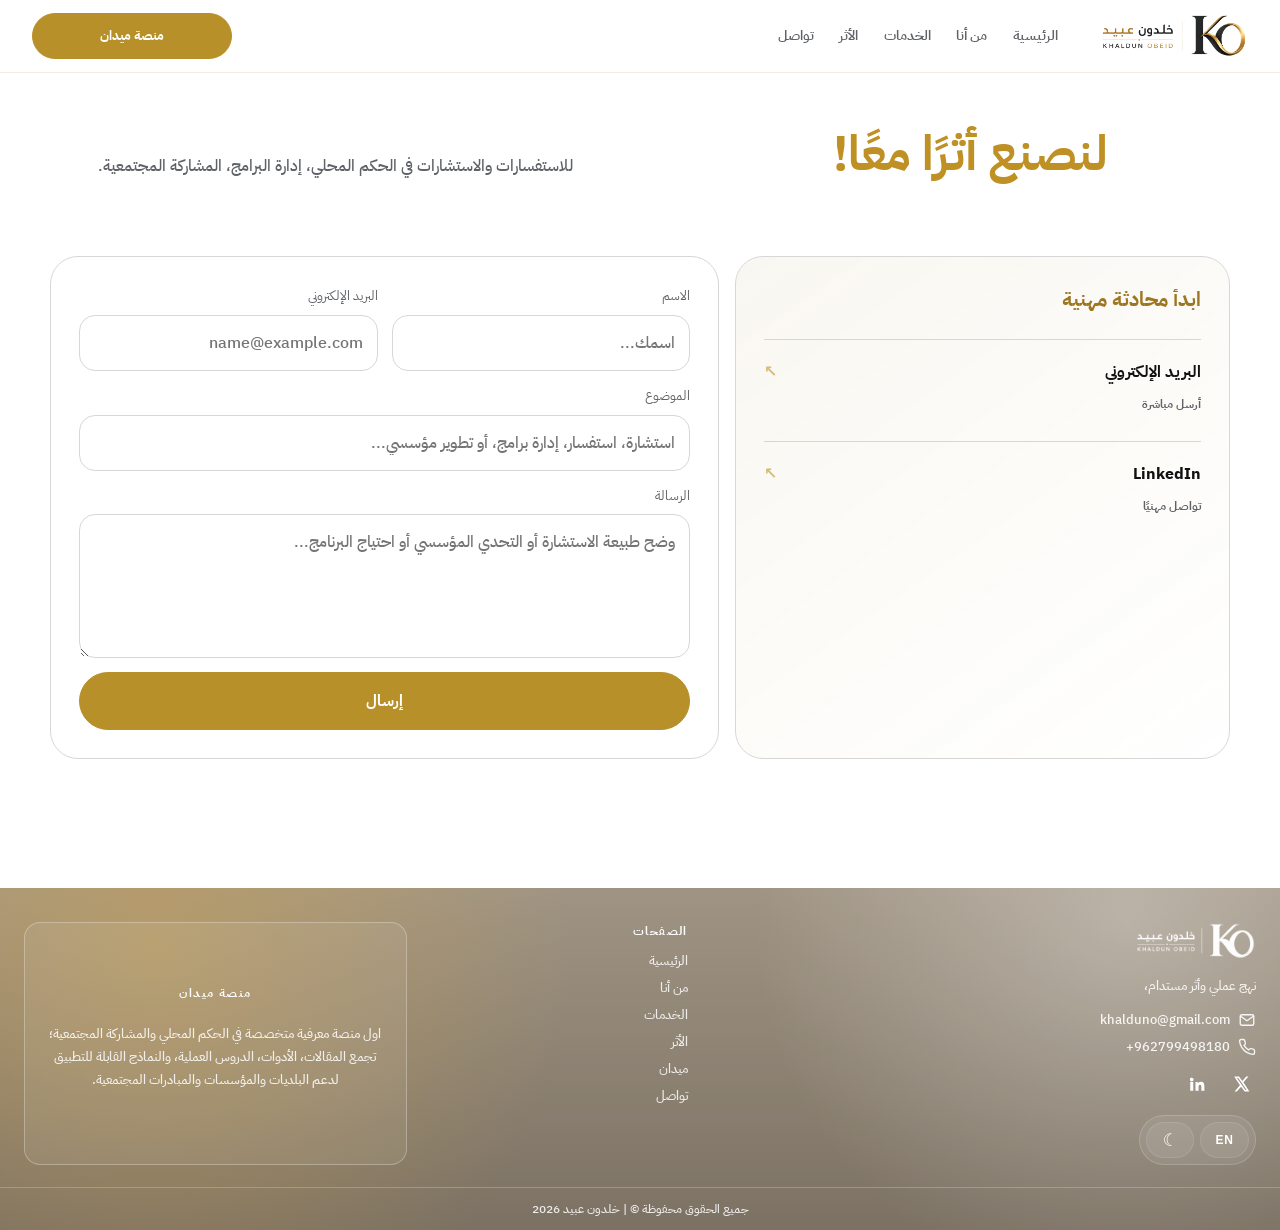
<file: contact/index.html>
<!DOCTYPE html>

<meta charset="utf-8"/>
<script id="early-lang-sync">
(function(){
  var root = document.documentElement;
  var saved = '';
  try { saved = localStorage.getItem('kh_lang') || ''; } catch(e) {}
  var lang = (saved === 'en' || saved === 'ar') ? saved : 'ar';
  root.setAttribute('lang', lang);
  root.setAttribute('dir', lang === 'ar' ? 'rtl' : 'ltr');
})();
</script><meta content="width=device-width,initial-scale=1" name="viewport"/><title>Contact | Khaldun Obeid</title><meta content="Contact Khaldun Obeid for consulting inquiries in local governance, program management, community engagement, and institutional development." name="description"/><link href="https://khaldunobeid.com/contact/" rel="canonical"/><meta content="website" property="og:type"/><meta content="https://khaldunobeid.com/contact/" property="og:url"/><meta content="Contact | Khaldun Obeid" property="og:title"/><meta content="Contact Khaldun Obeid for consulting inquiries in local governance, program management, and community engagement." property="og:description"/><meta content="https://khaldunobeid.com/shared/brand/og/main-og-cover.png" property="og:image"/><meta content="1200" property="og:image:width"/><meta content="630" property="og:image:height"/><meta content="summary_large_image" name="twitter:card"/><meta content="Contact | Khaldun Obeid" name="twitter:title"/><meta content="Contact Khaldun Obeid for consulting inquiries in local governance, program management, and community engagement." name="twitter:description"/><meta content="https://khaldunobeid.com/shared/brand/og/main-og-cover.png" name="twitter:image"/><link rel="preload" href="/shared/brand/logo/header/ko-logo-ltr-header-transparent.webp" as="image" fetchpriority="high"/>

<!-- Critical CSS -->
<link href="/shared/css/system/main.css" rel="stylesheet"/>
<link href="/shared/css/pages/contact.css" rel="stylesheet"/>

<!-- Non-critical CSS -->
<link rel="preload" href="/shared/css/system/09-typography-lock.css" as="style" onload="this.onload=null;this.rel='stylesheet'"/>
<noscript><link href="/shared/css/system/09-typography-lock.css" rel="stylesheet"/></noscript>

<link rel="preload" href="/shared/css/system/typography-overrides.css" as="style" onload="this.onload=null;this.rel='stylesheet'"/>
<noscript><link href="/shared/css/system/typography-overrides.css" rel="stylesheet"/></noscript>

<link rel="preload" href="/shared/css/system/10-mobile-only-fixes.css" as="style" onload="this.onload=null;this.rel='stylesheet'"/>
<noscript><link href="/shared/css/system/10-mobile-only-fixes.css" rel="stylesheet"/></noscript>

<link rel="preload" href="/shared/css/system/11-mobile-typography.css" as="style" onload="this.onload=null;this.rel='stylesheet'"/>
<noscript><link href="/shared/css/system/11-mobile-typography.css" rel="stylesheet"/></noscript><style>

@media (max-width: 768px) {
  /* === MOBILE TYPOGRAPHY FINAL LOCK === */
  h1, .hero-title, [class*="hero"] h1, .contact-page-title,
  .home-page .home-hero h1 {
    font-size: 24px !important; line-height: 30px !important; font-weight: 700 !important;
  }
  h2, [class*="section-title"], [class*="content-title"],
  .home-section-title, .about-section-title, .impact-section-title,
  .midan-section-title, .services-page h2, .about-mini-heading,
  .about-mini-heading span, .ko-site-cta__title {
    font-size: 18px !important; line-height: 28px !important; font-weight: 700 !important;
  }
  h3, [class*="card"] h3, [class*="item"] h3, [class*="panel"] h3,
  .home-metric-item h3, .impact-model-card h3, .about-card h3,
  .services-core-item h3, #key-metrics .home-metric-item h3 {
    font-size: 16px !important; line-height: 24px !important; font-weight: 700 !important;
  }
  p, [class*="card"] p, [class*="item"] p, [class*="panel"] p,
  .home-metric-item p, blockquote.about-quote p,
  .about-recommendations-slider .about-quote p,
  blockquote.about-quote footer,
  .about-recommendations-slider .about-quote footer {
    font-size: 12px !important; line-height: 20px !important; font-weight: 400 !important;
  }
}
</style> <!-- Google tag (gtag.js) -->
<script defer src="https://www.googletagmanager.com/gtag/js?id=G-NWVFRR2RDZ"></script>
<script>
  window.dataLayer = window.dataLayer || [];
  function gtag(){dataLayer.push(arguments);}
  gtag('js', new Date());

  gtag('config', 'G-NWVFRR2RDZ');
</script>
</head><body data-title-ar="تواصل | خلدون عبيد" data-title-en="Contact | Khaldun Obeid"><header class="site-header"><div class="container header-inner"><a class="brand" href="/"><img alt="Khaldun Obeid logo" class="brand-logo" data-logo-ar="/shared/brand/logo/header/ko-logo-rtl-header-transparent.webp" data-logo-ar-dark="/shared/brand/logo/header/ko-logo-rtl-header-dark-transparent.webp" data-logo-en="/shared/brand/logo/header/ko-logo-ltr-header-transparent.webp" data-logo-en-dark="/shared/brand/logo/header/ko-logo-ltr-header-dark-transparent.webp" src="/shared/brand/logo/header/ko-logo-ltr-header-transparent.webp" width="224" height="70" fetchpriority="high"/><span class="brand-name" data-i18n-ar="خلدون عبيد" data-i18n-en="Khaldun Obeid">خلدون عبيد</span></a><nav class="nav"><a class="" data-i18n-ar="الرئيسية" data-i18n-en="Home" href="/">الرئيسية</a><a class="" data-i18n-ar="من أنا" data-i18n-en="About" href="/about/">من أنا</a><a class="" data-i18n-ar="الخدمات" data-i18n-en="Services" href="/services/">الخدمات</a><a class="" data-i18n-ar="الأثر" data-i18n-en="Impact" href="/impact/">الأثر</a><a aria-current="page" class="active" data-i18n-ar="تواصل" data-i18n-en="Contact" href="/contact/">تواصل</a></nav><div class="header-actions"><a class="btn btn-primary header-cta" data-i18n-ar="منصة ميدان" data-i18n-en="Midan Platform" href="/midan/">منصة ميدان</a></div><button aria-label="Open menu" class="hamburger" data-open-menu=""><span></span><span></span><span></span></button></div></header><div class="mobile-panel"><button aria-label="Close menu" class="mobile-overlay" data-close-menu=""></button><aside class="mobile-sidebar"><div class="mobile-head"><a class="brand" href="/"><img alt="Khaldun Obeid logo" class="brand-logo" data-logo-ar="/shared/brand/logo/header/ko-logo-rtl-header-transparent.webp" data-logo-ar-dark="/shared/brand/logo/header/ko-logo-rtl-header-dark-transparent.webp" data-logo-en="/shared/brand/logo/header/ko-logo-ltr-header-transparent.webp" data-logo-en-dark="/shared/brand/logo/header/ko-logo-ltr-header-dark-transparent.webp" src="/shared/brand/logo/header/ko-logo-ltr-header-transparent.webp" width="224" height="70" loading="lazy"/><span class="brand-name" data-i18n-ar="خلدون عبيد" data-i18n-en="Khaldun Obeid">خلدون عبيد</span></a><button class="close-btn" data-close-menu="">×</button></div><nav class="mobile-nav"><a class="" data-i18n-ar="الرئيسية" data-i18n-en="Home" href="/">الرئيسية</a><a class="" data-i18n-ar="من أنا" data-i18n-en="About" href="/about/">من أنا</a><a class="" data-i18n-ar="الخدمات" data-i18n-en="Services" href="/services/">الخدمات</a><a class="" data-i18n-ar="الأثر" data-i18n-en="Impact" href="/impact/">الأثر</a><a aria-current="page" class="active" data-i18n-ar="تواصل" data-i18n-en="Contact" href="/contact/">تواصل</a></nav><div class="mobile-actions"><div class="mobile-tools"><button class="mobile-tool" data-lang-toggle="" type="button"></button><button class="mobile-tool" data-theme-toggle="" type="button"></button></div><a class="btn btn-primary" data-i18n-ar="منصة ميدان" data-i18n-en="Midan Platform" href="/midan/">منصة ميدان</a></div></aside></div><main><section class="section" id="contact">
<div class="wrap">
<div class="section-head">
<div><h1 class="section-title reveal contact-page-title" data-ar="لنصنع أثرًا معًا!" data-en="Let’s create impact together!" data-i18n-ar="لنصنع أثرًا معًا!" data-i18n-en="Let’s create impact together!">لنصنع أثرًا معًا!</h1></div>
<p class="section-copy reveal" data-i18n-ar="للاستفسارات والاستشارات  في الحكم المحلي، إدارة البرامج، المشاركة المجتمعية." data-i18n-en="For consulting inquiries in local governance, program management, community engagement.">للاستفسارات والاستشارات  في الحكم المحلي، إدارة البرامج، المشاركة المجتمعية.</p>
</div>
<div class="contact-shell">
<aside class="contact-card reveal">
<div class="contact-card-head">
<span class="contact-kicker" data-ar="قنوات مباشرة" data-en="Direct channels" data-i18n-ar="قنوات مباشرة" data-i18n-en="Direct channels">قنوات مباشرة</span>
<h3 data-ar="ابدأ محادثة مهنية" data-en="Start a Conversation
" data-i18n-ar="ابدأ محادثة مهنية" data-i18n-en="Start a Conversation
">ابدأ محادثة مهنية</h3>
</div>
<div class="contact-links">
<a class="contact-link contact-link-card contact-trigger" data-contact-intent="email" href="mailto:khalduno@gmail.com">
<b data-ar="البريد الإلكتروني" data-en="Email" data-i18n-ar="البريد الإلكتروني" data-i18n-en="Email">البريد الإلكتروني</b>
<span></span>
<em data-ar="أرسل مباشرة" data-en="Send a direct message" data-i18n-ar="أرسل مباشرة" data-i18n-en="Send a direct message">أرسل مباشرة</em>
</a>
<a class="contact-link contact-link-card contact-trigger" data-contact-intent="linkedin" href="https://www.linkedin.com/in/khaldunobeid" target="_blank">
<b>LinkedIn</b>
<span></span>
<em data-ar="تواصل مهنيًا" data-en="Connect professionally" data-i18n-ar="تواصل مهنيًا" data-i18n-en="Connect professionally">تواصل مهنيًا</em>
</a>
</div>
</aside>
<form action="https://api.web3forms.com/submit" class="contact-form reveal" id="contactForm" method="POST">
<input name="access_key" type="hidden" value="2469e827-4a89-48e1-8d84-3b5f87b42709"/>
<input id="contactSubjectField" name="subject" type="hidden" value="Consulting inquiry from website"/>
<input name="from_name" type="hidden" value="Khaldun Obeid Website"/>
<input id="contactTypeField" name="type" type="hidden" value="Consulting Inquiry"/>
<input autocomplete="off" class="hidden" name="botcheck" style="display:none;" tabindex="-1" type="checkbox"/>
<div class="form-grid">
<div class="field"><label data-ar="الاسم" data-en="Name" data-i18n-ar="الاسم" data-i18n-en="Name" for="name">الاسم</label><input data-placeholder-ar="اسمك..." data-placeholder-en="Your name..." id="name" name="name" placeholder="اسمك..." required=""/></div>
<div class="field"><label data-ar="البريد الإلكتروني" data-en="Email" data-i18n-ar="البريد الإلكتروني" data-i18n-en="Email" for="email">البريد الإلكتروني</label><input data-placeholder-ar="name@example.com" data-placeholder-en="name@example.com" id="email" name="email" placeholder="name@example.com" required="" type="email"/></div>
<div class="field full"><label data-ar="الموضوع" data-en="Subject" data-i18n-ar="الموضوع" data-i18n-en="Subject" for="message_subject">الموضوع</label><input data-placeholder-ar="استشارة، استفسار، إدارة برامج، أو تطوير مؤسسي..." data-placeholder-en="Consulting, local governance, program management, or institutional development..." id="message_subject" name="message_subject" placeholder="استشارة، استفسار، إدارة برامج..."/></div>
<div class="field full"><label data-ar="الرسالة" data-en="Message" data-i18n-ar="الرسالة" data-i18n-en="Message" for="message">الرسالة</label><textarea data-placeholder-ar="وضح طبيعة الاستشارة أو التحدي المؤسسي أو احتياج البرنامج..." data-placeholder-en="Briefly describe the consulting need, institutional challenge, or program requirement..." id="message" name="message" placeholder="وضح طبيعة الاستشارة أو التحدي المؤسسي أو احتياج البرنامج..." required=""></textarea></div>
</div>
<button class="submit" data-ar="إرسال" data-en="Send" data-i18n-ar="إرسال" data-i18n-en="Send" type="submit">إرسال</button>
<p aria-live="polite" class="form-status" id="formStatus"></p>
<div aria-live="polite" class="contact-ajax-status" hidden="" id="contactAjaxStatus">
<div class="contact-ajax-status-icon">✓</div>
<h3 data-i18n-ar="تم استلام رسالتك بنجاح" data-i18n-en="Your message was sent successfully">تم استلام رسالتك بنجاح</h3>
<p data-i18n-ar="شكراً لتواصلك. سأراجع الاستفسار وأعود إليك في أقرب فرصة." data-i18n-en="Thank you for reaching out. I will review your inquiry and get back to you soon.">شكراً لتواصلك. سأراجع الاستفسار وأعود إليك في أقرب فرصة.</p>
</div>
</form>
</div>
</div>
</section></main><footer class="site-footer"><div class="container footer-grid"><section><div class="footer-brand"><img alt="Khaldun Obeid logo" class="brand-logo footer-logo" data-logo-ar="/shared/brand/logo/header/ko-logo-rtl-header-transparent.webp" data-logo-ar-dark="/shared/brand/logo/header/ko-logo-rtl-header-dark-transparent.webp" data-logo-en="/shared/brand/logo/header/ko-logo-ltr-header-transparent.webp" data-logo-en-dark="/shared/brand/logo/header/ko-logo-ltr-header-dark-transparent.webp" src="/shared/brand/logo/header/ko-logo-ltr-header-dark-transparent.webp" width="224" height="70" loading="lazy"/><span class="brand-name" data-i18n-ar="خلدون عبيد" data-i18n-en="Khaldun Obeid">خلدون عبيد</span></div><p class="footer-desc" data-i18n-ar="نهج عملي وأثر مستدام،" data-i18n-en="Practical Approach and Sustainable Impact.">نهج عملي وأثر مستدام،</p><div class="contact-list"><a class="inline-icon" href="mailto:khalduno@gmail.com"><svg fill="none" stroke="currentColor" stroke-linecap="round" stroke-linejoin="round" stroke-width="1.8" viewbox="0 0 24 24"><rect height="14" rx="2" width="18" x="3" y="5"></rect><path d="m3.5 7 8.5 6 8.5-6"></path></svg>khalduno@gmail.com</a><a class="inline-icon" href="tel:+962799498180"><svg fill="none" stroke="currentColor" stroke-linecap="round" stroke-linejoin="round" stroke-width="1.8" viewbox="0 0 24 24"><path d="M22 16.92v3a2 2 0 0 1-2.18 2 19.8 19.8 0 0 1-8.63-3.07 19.5 19.5 0 0 1-6-6A19.8 19.8 0 0 1 2.12 4.18 2 2 0 0 1 4.11 2h3a2 2 0 0 1 2 1.72c.13.96.35 1.9.66 2.81a2 2 0 0 1-.45 2.11L8.05 9.91a16 16 0 0 0 6.04 6.04l1.27-1.27a2 2 0 0 1 2.11-.45c.91.31 1.85.53 2.81.66A2 2 0 0 1 22 16.92Z"></path></svg><span class="phone-number" dir="ltr">+962799498180</span></a></div><div class="social"><a aria-label="X" href="https://x.com/KhaldunObeid" rel="noopener noreferrer" target="_blank"><svg fill="currentColor" viewbox="0 0 24 24"><path d="M18.9 2H22l-6.78 7.75L23.2 22h-6.25l-4.9-6.4L6.45 22H3.35l7.25-8.28L2.95 2h6.4l4.42 5.85L18.9 2Zm-1.1 17.85h1.72L8.4 4.04H6.56l11.24 15.8Z"></path></svg></a><a aria-label="LinkedIn" class="linkedin-link" href="https://www.linkedin.com/in/khaldunobeid" rel="noopener noreferrer" target="_blank"><svg fill="currentColor" viewbox="0 0 24 24"><path d="M4.98 3.5a2.5 2.5 0 1 1-.02 5 2.5 2.5 0 0 1 .02-5ZM3 9.35h4v11.8H3V9.35Zm6.25 0h3.83v1.61h.05c.54-.96 1.86-1.98 3.83-1.98 4.1 0 4.86 2.7 4.86 6.2v5.97h-4v-5.3c0-1.26-.02-2.88-1.75-2.88-1.76 0-2.03 1.37-2.03 2.79v5.39h-4V9.35Z"></path></svg></a></div><div class="footer-tools"><button class="footer-tool" data-lang-toggle=""></button><button class="footer-tool" data-theme-toggle=""></button></div></section><section><h3 class="footer-title" data-i18n-ar="الصفحات" data-i18n-en="Pages">الصفحات</h3><ul class="footer-links"><li><a data-i18n-ar="الرئيسية" data-i18n-en="Home" href="/">الرئيسية</a></li><li><a data-i18n-ar="من أنا" data-i18n-en="About" href="/about/">من أنا</a></li><li><a data-i18n-ar="الخدمات" data-i18n-en="Services" href="/services/">الخدمات</a></li><li><a data-i18n-ar="الأثر" data-i18n-en="Impact" href="/impact/">الأثر</a></li><li><a data-i18n-ar="ميدان" data-i18n-en="Midan" href="/midan/">ميدان</a></li><li><a data-i18n-ar="تواصل" data-i18n-en="Contact" href="/contact/">تواصل</a></li></ul></section><a aria-label="منصة ميدان" class="midan-box" href="/midan/"><h3 class="footer-title" data-i18n-ar="منصة ميدان" data-i18n-en="Midan Platform">منصة ميدان</h3><p class="footer-desc" data-i18n-ar="اول منصة معرفية متخصصة في الحكم المحلي والمشاركة المجتمعية؛ تجمع المقالات، الأدوات، الدروس العملية، والنماذج القابلة للتطبيق لدعم البلديات والمؤسسات والمبادرات المجتمعية." data-i18n-en="The first specialized knowledge platform in local governance and community engagement; it brings together articles, tools, practical lessons, and applicable templates to support municipalities, institutions, and community initiatives.">اول منصة معرفية متخصصة في الحكم المحلي والمشاركة المجتمعية؛ تجمع المقالات، الأدوات، الدروس العملية، والنماذج القابلة للتطبيق لدعم البلديات والمؤسسات والمبادرات المجتمعية.</p></a></div><div class="footer-bottom" data-i18n-ar="جميع الحقوق محفوظة © | خلدون عبيد 2026" data-i18n-en="All rights reserved © | Khaldun Obeid 2026">جميع الحقوق محفوظة © | خلدون عبيد 2026</div></footer>
<script id="ko-contact-ajax-submit">
(() => {
  const form = document.getElementById("contactForm");
  if (!form) return;

  const statusText = document.getElementById("formStatus");
  const successBox = document.getElementById("contactAjaxStatus");
  const submitButton = form.querySelector('button[type="submit"]');

  const getLang = () => {
    const html = document.documentElement;
    return (html.getAttribute("lang") || "").toLowerCase().startsWith("en") || html.getAttribute("dir") === "ltr" ? "en" : "ar";
  };

  const text = {
    ar: {
      sending: "جارٍ إرسال الاستفسار...",
      success: "تم استلام رسالتك بنجاح.",
      error: "تعذر إرسال الرسالة حالياً. يرجى المحاولة مرة أخرى أو التواصل عبر البريد الإلكتروني.",
      button: "إرسال الاستفسار"
    },
    en: {
      sending: "Sending your inquiry...",
      success: "Your message was sent successfully.",
      error: "The message could not be sent right now. Please try again or contact me by email.",
      button: "Send"
    }
  };

  form.addEventListener("submit", async (event) => {
    event.preventDefault();

    const lang = getLang();
    const copy = text[lang] || text.ar;

    if (successBox) successBox.hidden = true;
    if (statusText) {
      statusText.textContent = copy.sending;
      statusText.className = "form-status is-loading";
    }

    if (submitButton) {
      submitButton.disabled = true;
      submitButton.dataset.originalText = submitButton.textContent;
      submitButton.textContent = copy.sending;
    }

    try {
      const formData = new FormData(form);
      formData.append("redirect", "false");

      const response = await fetch(form.action, {
        method: "POST",
        body: formData,
        headers: { "Accept": "application/json" }
      });

      const result = await response.json().catch(() => ({}));

      if (!response.ok || result.success === false) {
        throw new Error(result.message || "Submission failed");
      }

      form.reset();

      if (statusText) {
        statusText.textContent = "";
        statusText.className = "form-status";
        statusText.style.display = "none";
      }

      if (successBox) {
        successBox.hidden = false;
        successBox.classList.add("is-visible");
        successBox.scrollIntoView({ behavior: "smooth", block: "nearest" });
      }
    } catch (error) {
      if (statusText) {
        statusText.textContent = copy.error;
        statusText.className = "form-status is-error";
      }
    } finally {
      if (submitButton) {
        submitButton.disabled = false;
        submitButton.textContent = submitButton.dataset.originalText || copy.button;
      }
    }
  });
})();
</script>
<script src="/shared/js/main.js" type="module"></script><script defer="True" src="/shared/js/mobile-only-fixes.js"></script><style id="ko-v28-requested-fixes">
@media (max-width:767px){
html[lang="ar"] .home-hero-content,html[dir="rtl"] .home-hero-content{order:1!important;}
html[lang="ar"] .home-hero-image,html[dir="rtl"] .home-hero-image,html[lang="ar"] .home-hero-portrait,html[dir="rtl"] .home-hero-portrait{order:2!important;}
.about-page .hero h1,.about-page .hero p,.about-hero h1,.about-hero p{text-align:center!important;margin-inline:auto!important;}
}
@media (min-width:768px){
.about-page .about-actions,.about-page .hero-actions{order:1!important;}
.about-page .about-biography-text,.about-page .hero-description{order:2!important;}
}
@media (min-width:1024px){
.services-page h1{max-width:12ch!important;margin-inline:auto!important;line-height:1.2!important;}
}
.contact-page h1{color:#bf9125!important;}
.contact-page .hero-eyebrow,.contact-page .hero-kicker,.contact-page .hero-subtitle-tag,.contact-page .section-eyebrow{display:none!important;}
</style>
<style id="ko-v29-direct-fixes">
/* الرئيسية: في العربية على الموبايل النص قبل الصورة */
@media (max-width:767px){
  html[dir="rtl"] .home-page .home-hero-grid,
  body[dir="rtl"] .home-page .home-hero-grid,
  .home-page .home-hero-grid{
    display:flex !important;
    flex-direction:column !important;
  }
  html[dir="rtl"] .home-page .home-hero-copy,
  body[dir="rtl"] .home-page .home-hero-copy,
  .home-page .home-hero-copy{
    order:1 !important;
  }
  html[dir="rtl"] .home-page .home-hero-portrait,
  body[dir="rtl"] .home-page .home-hero-portrait,
  .home-page .home-hero-portrait{
    order:2 !important;
  }
}

/* من أنا: الأزرار قبل الفقرة على الكمبيوتر بعد نقلها في HTML */
@media (min-width:768px){
  .about-page .about-editorial-copy,
  .about-premium .about-editorial-copy{
    display:flex !important;
    flex-direction:column !important;
  }
  .about-page .about-editorial-copy .about-cta-row,
  .about-premium .about-editorial-copy .about-cta-row{
    order:0 !important;
    margin:0 0 22px !important;
  }
  .about-page .about-editorial-copy > p,
  .about-premium .about-editorial-copy > p{
    order:1 !important;
  }
}

/* الخدمات: عنوان الهيرو سطرين على الكمبيوتر */
@media (min-width:768px){
  .services-page .services-hero-copy h1,
  .services-page .services-hero-title-v29{
    max-width:none !important;
    width:auto !important;
    white-space:normal !important;
    text-align:inherit !important;
  }
  .services-page .services-hero-title-v29 span{
    display:block !important;
  }
}

/* تواصل: لون عنوان الهيرو وإخفاء الوسم أعلى الهيرو */
.contact-page-title,
#contact .contact-page-title,
main #contact h1.contact-page-title{
  color:#bf9125 !important;
}
#contact .eyebrow,
#contact .contact-kicker:first-child,
.contact-kicker{
  display:none !important;
}
</style>
<style id="ko-v30-layout-corrections">
/* الرئيسية: موبايل عربي — النص أولاً ثم الصورة مباشرة، بدون نزول زائد */
@media (max-width:767px){
  html[dir="rtl"] .home-page .home-hero-grid,
  body[dir="rtl"] .home-page .home-hero-grid{
    display:flex !important;
    flex-direction:column !important;
    align-items:center !important;
    justify-content:flex-start !important;
    gap:18px !important;
  }

  html[dir="rtl"] .home-page .home-hero-copy,
  body[dir="rtl"] .home-page .home-hero-copy{
    order:1 !important;
    margin-bottom:0 !important;
  }

  html[dir="rtl"] .home-page .home-hero-portrait,
  body[dir="rtl"] .home-page .home-hero-portrait{
    order:2 !important;
    margin-top:0 !important;
    padding-top:0 !important;
  }

  html[dir="rtl"] .home-page .home-hero-portrait img,
  body[dir="rtl"] .home-page .home-hero-portrait img{
    max-height:260px !important;
    width:auto !important;
    margin:0 auto !important;
    object-fit:contain !important;
  }
}

/* من أنا: الموبايل يرجع كما كان — الأزرار تحت الصورة */
@media (max-width:767px){
  .about-premium .about-biography-portrait .about-cta-row{
    display:flex !important;
  }

  .about-premium .about-editorial-copy .about-cta-row-desktop{
    display:none !important;
  }
}

/* من أنا: الكمبيوتر — نسخة الأزرار داخل النص قبل الفقرة، والأزرار الأصلية تحت الصورة مخفية */
@media (min-width:768px){
  .about-premium .about-biography-portrait > .about-cta-row{
    display:none !important;
  }

  .about-premium .about-editorial-copy{
    display:block !important;
  }

  .about-premium .about-editorial-copy .about-cta-row-desktop{
    display:flex !important;
    justify-content:center !important;
    gap:14px !important;
    margin:0 auto 22px !important;
  }
}

/* الخدمات: عنوان الهيرو سطرين على الكمبيوتر فقط */
@media (min-width:1024px){
  .services-page .services-hero-copy h1{
    max-width:620px !important;
    text-align:inherit !important;
    line-height:1.18 !important;
  }
  .services-page .services-hero-title-v29 span{
    display:block !important;
  }
}

/* تواصل: لون العنوان وإخفاء الوسم أعلى الهيرو */
.contact-page-title,
#contact .contact-page-title,
main #contact h1.contact-page-title{
  color:#bf9125 !important;
}

#contact .eyebrow,
#contact .section-head .eyebrow,
main #contact .eyebrow.reveal{
  display:none !important;
}
</style>
<style id="ko-v31-home-about-fixes">
/* من أنا - الكمبيوتر: توسيط الأزرار في وسط الشاشة */
@media (min-width:768px){
  .about-premium .about-editorial-copy .about-cta-row-desktop,
  .about-page .about-editorial-copy .about-cta-row-desktop{
    width:100vw !important;
    max-width:100vw !important;
    margin-inline:calc(50% - 50vw) !important;
    display:flex !important;
    justify-content:center !important;
    align-items:center !important;
    gap:14px !important;
    text-align:center !important;
  }
}

/* الرئيسية - الموبايل فقط */
@media (max-width:767px){
  .home-page .home-hero{
    display:flex !important;
    align-items:center !important;
    justify-content:center !important;
    min-height:calc(100svh - 96px) !important;
    text-align:center !important;
  }

  html[dir="rtl"] .home-page .home-hero-grid,
  body[dir="rtl"] .home-page .home-hero-grid,
  .home-page .home-hero-grid{
    display:flex !important;
    flex-direction:column !important;
    align-items:center !important;
    justify-content:center !important;
    gap:18px !important;
    text-align:center !important;
  }

  .home-page .home-hero-copy{
    order:1 !important;
    width:100% !important;
    text-align:center !important;
    margin:0 auto !important;
  }

  .home-page .home-hero-copy h1,
  .home-page .home-hero-copy h1 span{
    text-align:center !important;
  }

  .home-page .home-lead{
    font-style:normal !important;
    font-weight:400 !important;
    font-size:18px !important;
    line-height:27px !important;
    text-align:center !important;
    margin-inline:auto !important;
    max-width:34ch !important;
  }

  .home-page .home-hero-portrait{
    order:2 !important;
    width:100% !important;
    display:flex !important;
    justify-content:center !important;
    align-items:center !important;
    margin:0 auto !important;
  }

  .home-page .home-hero-portrait img{
    content:url('/shared/images/profile/profile-mobile.webp') !important;
    max-height:300px !important;
    width:auto !important;
    max-width:82vw !important;
    object-fit:contain !important;
    object-position:center bottom !important;
    margin:0 auto !important;
  }
}
</style>
<style id="ko-v34-home-lead-only">
@media (min-width:1024px){
  .home-lead{
    font-style:normal !important;
    font-weight:400 !important;
    font-size:24px !important;
    line-height:36px !important;
  }
}
</style>
<style id="ko-v36-mobile-section-desc-desktop">
@media (min-width:1024px){
  .mobile-section-desc{
    font-style:normal !important;
    font-weight:400 !important;
    font-size:16px !important;
    line-height:24px !important;
  }
}
</style>
<style id="ko-v37-section-desc-desktop">
@media (min-width:1024px){

  .mobile-section-desc,
  .home-section-head p,
  .about-section-head p,
  .services-section-head p,
  .impact-section-head p,
  .midan-section-head p{
    font-style:normal !important;
    font-weight:400 !important;
    font-size:16px !important;
    line-height:24px !important;
  }
}
</style>
<style id="ko-final-v2-about-desktop-spacing">
@media (min-width:1024px){
  .about-premium .about-overview,
  .about-page .about-overview{
    padding-bottom:96px !important;
  }

  .about-premium .about-editorial-grid,
  .about-page .about-editorial-grid{
    row-gap:48px !important;
    align-items:start !important;
  }

  .about-premium .about-inline-numbers-grid,
  .about-page .about-inline-numbers-grid{
    overflow:visible !important;
    align-items:stretch !important;
    margin-bottom:72px !important;
  }

  .about-premium .about-inline-numbers-grid .about-card,
  .about-page .about-inline-numbers-grid .about-card{
    min-height:132px !important;
    height:auto !important;
    overflow:visible !important;
    padding-bottom:22px !important;
  }

  .about-premium .about-card h3,
  .about-page .about-card h3{
    line-height:1.15 !important;
  }

  .about-premium .about-card p,
  .about-page .about-card p{
    line-height:22px !important;
    overflow:visible !important;
  }

  .about-premium .about-philosophy-section,
  .about-premium .about-work-philosophy,
  .about-premium #work-philosophy,
  .about-page .about-philosophy-section,
  .about-page .about-work-philosophy,
  .about-page #work-philosophy{
    clear:both !important;
    margin-top:96px !important;
    padding-top:48px !important;
    position:relative !important;
    z-index:1 !important;
  }
}
</style>
<style id="ko-final-theme-card-fixes">
@media (max-width:767px){
  .home-page #key-metrics,
  .home-page .home-metrics-band-section{
    background:var(--bg) !important;
    color:var(--text) !important;
  }
  .home-page #key-metrics .home-section-title,
  .home-page #key-metrics h2,
  .home-page .home-metrics-band-section .home-section-title{
    color:var(--gold) !important;
  }
  .home-page #key-metrics .mobile-section-desc,
  .home-page .home-metrics-band-section .mobile-section-desc{
    color:var(--muted) !important;
  }
  .home-page #key-metrics .home-metrics-band,
  .home-page .home-metrics-band-section .home-metrics-band{
    background:transparent !important;
    border-color:rgba(var(--gold-rgb),.18) !important;
  }
  .home-page #key-metrics .home-metric-item,
  .home-page .home-metrics-band-section .home-metric-item{
    background:var(--card-bg) !important;
    border:1px solid rgba(var(--gold-rgb),.18) !important;
    color:var(--text) !important;
  }
  .home-page #key-metrics .home-metric-item h3{color:var(--gold) !important;}
  .home-page #key-metrics .home-metric-item p{color:var(--muted) !important;}
}

.about-premium .about-btn-secondary,
.about-page .about-btn-secondary{
  background:transparent !important;
  color:var(--gold) !important;
  border:1px solid rgba(var(--gold-rgb),.36) !important;
}
.about-premium .about-btn-secondary:hover,
.about-page .about-btn-secondary:hover{
  background:rgba(var(--gold-rgb),.08) !important;
  color:var(--gold-dark) !important;
  border-color:rgba(var(--gold-rgb),.48) !important;
}

@media (min-width:768px){
  html[dir="rtl"] .about-premium .about-editorial-copy,
  html[dir="rtl"] .about-page .about-editorial-copy{
    display:block !important;
  }
  html[dir="rtl"] .about-premium .about-editorial-copy .about-cta-row-desktop,
  html[dir="rtl"] .about-page .about-editorial-copy .about-cta-row-desktop{
    position:static !important;
    transform:none !important;
    width:auto !important;
    max-width:none !important;
    margin:0 auto 26px !important;
    display:flex !important;
    justify-content:center !important;
    align-items:center !important;
    gap:14px !important;
  }
  html[dir="rtl"] .about-premium .about-editorial-copy > p,
  html[dir="rtl"] .about-page .about-editorial-copy > p{
    margin-top:0 !important;
    clear:both !important;
  }
}

.services-page #core-services .ko-service-card,
.services-page .ko-service-card,
.services-page #core-services .services-core-item,
.services-page .services-core-item,
.services-page #core-services .services-card-face,
.services-page .services-card-face,
.services-page #core-services .services-card-front,
.services-page .services-card-front{
  background:var(--card-bg) !important;
  color:var(--text) !important;
  border-color:rgba(var(--gold-rgb),.18) !important;
}
.services-page #core-services .ko-service-card h3,
.services-page .ko-service-card h3,
.services-page #core-services .services-core-item h3,
.services-page .services-core-item h3{
  color:var(--gold) !important;
}
.services-page #core-services .ko-service-card p,
.services-page .ko-service-card p,
.services-page #core-services .services-core-item p,
.services-page .services-core-item p{
  color:var(--muted) !important;
}
.services-page #core-services .ko-service-icon,
.services-page .ko-service-icon,
.services-page #core-services .services-core-icon,
.services-page .services-core-icon{
  color:var(--gold) !important;
  background:transparent !important;
}
html[data-theme="dark"] .services-page #core-services .ko-service-card,
body[data-theme="dark"] .services-page #core-services .ko-service-card,
html[data-theme="dark"] .services-page .ko-service-card,
body[data-theme="dark"] .services-page .ko-service-card,
html[data-theme="dark"] .services-page #core-services .services-card-face,
body[data-theme="dark"] .services-page #core-services .services-card-face{
  background:linear-gradient(135deg, rgba(18,18,18,.96), rgba(10,10,10,.98)) !important;
  border-color:rgba(var(--gold-rgb),.24) !important;
}
html[data-theme="light"] .services-page #core-services .ko-service-card,
body[data-theme="light"] .services-page #core-services .ko-service-card,
html[data-theme="light"] .services-page .ko-service-card,
body[data-theme="light"] .services-page .ko-service-card{
  background:linear-gradient(180deg, rgba(255,255,255,.96), rgba(248,246,241,.98)) !important;
}
</style>
<style id="ko-final-v2-theme-about-fixes">
/* Strong fix: key metrics cards on mobile/dark must not stay white */
@media (max-width:767px){
  html[data-theme="dark"] #key-metrics .home-metrics-band > .home-metric-item,
  html[data-theme="dark"] #key-metrics .home-metrics-band > .home-metric-item.reveal,
  html[data-theme="dark"] #key-metrics .home-metrics-band > .home-metric-item.visible,
  body[data-theme="dark"] #key-metrics .home-metrics-band > .home-metric-item,
  body[data-theme="dark"] #key-metrics .home-metrics-band > .home-metric-item.reveal,
  body[data-theme="dark"] #key-metrics .home-metrics-band > .home-metric-item.visible{
    background:#15130f !important;
    background-color:#15130f !important;
    background-image:none !important;
    border:1px solid rgba(var(--gold-rgb),.28) !important;
    color:var(--text) !important;
    box-shadow:none !important;
  }

  html[data-theme="dark"] #key-metrics .home-metrics-band > .home-metric-item h3,
  body[data-theme="dark"] #key-metrics .home-metrics-band > .home-metric-item h3{
    color:var(--gold) !important;
  }

  html[data-theme="dark"] #key-metrics .home-metrics-band > .home-metric-item p,
  body[data-theme="dark"] #key-metrics .home-metrics-band > .home-metric-item p{
    color:rgba(255,255,255,.72) !important;
  }

  html[data-theme="light"] #key-metrics .home-metrics-band > .home-metric-item,
  html[data-theme="light"] #key-metrics .home-metrics-band > .home-metric-item.reveal,
  html[data-theme="light"] #key-metrics .home-metrics-band > .home-metric-item.visible,
  body[data-theme="light"] #key-metrics .home-metrics-band > .home-metric-item,
  body[data-theme="light"] #key-metrics .home-metrics-band > .home-metric-item.reveal,
  body[data-theme="light"] #key-metrics .home-metrics-band > .home-metric-item.visible{
    background:#fffdf8 !important;
    background-color:#fffdf8 !important;
    background-image:none !important;
    border:1px solid rgba(var(--gold-rgb),.20) !important;
  }
}

/* About RTL desktop: prevent CTA buttons from overlapping hero/intro text */
@media (min-width:768px){
  html[dir="rtl"] .about-premium .about-editorial-copy .about-cta-row,
  html[dir="rtl"] .about-page .about-editorial-copy .about-cta-row,
  html[dir="rtl"] .about-premium .about-editorial-copy .about-cta-row-desktop,
  html[dir="rtl"] .about-page .about-editorial-copy .about-cta-row-desktop{
    position:relative !important;
    inset:auto !important;
    top:auto !important;
    right:auto !important;
    bottom:auto !important;
    left:auto !important;
    transform:none !important;

    width:100% !important;
    max-width:100% !important;
    margin:24px auto 0 !important;

    display:flex !important;
    justify-content:center !important;
    align-items:center !important;
    gap:14px !important;
    clear:both !important;
    z-index:1 !important;
  }

  html[dir="rtl"] .about-premium .about-editorial-copy,
  html[dir="rtl"] .about-page .about-editorial-copy{
    display:flex !important;
    flex-direction:column !important;
    align-items:center !important;
  }

  html[dir="rtl"] .about-premium .about-editorial-copy > p,
  html[dir="rtl"] .about-page .about-editorial-copy > p,
  html[dir="rtl"] .about-premium .about-editorial-copy .about-bio,
  html[dir="rtl"] .about-page .about-editorial-copy .about-bio{
    order:1 !important;
    margin-bottom:0 !important;
  }

  html[dir="rtl"] .about-premium .about-editorial-copy .about-cta-row,
  html[dir="rtl"] .about-page .about-editorial-copy .about-cta-row,
  html[dir="rtl"] .about-premium .about-editorial-copy .about-cta-row-desktop,
  html[dir="rtl"] .about-page .about-editorial-copy .about-cta-row-desktop{
    order:2 !important;
  }
}

/* If the CTA sits in the portrait column, hide only duplicate desktop RTL version there */
@media (min-width:768px){
  html[dir="rtl"] .about-premium .about-biography-portrait > .about-cta-row,
  html[dir="rtl"] .about-page .about-biography-portrait > .about-cta-row{
    display:none !important;
  }
}
</style>
</body></html>
</file>
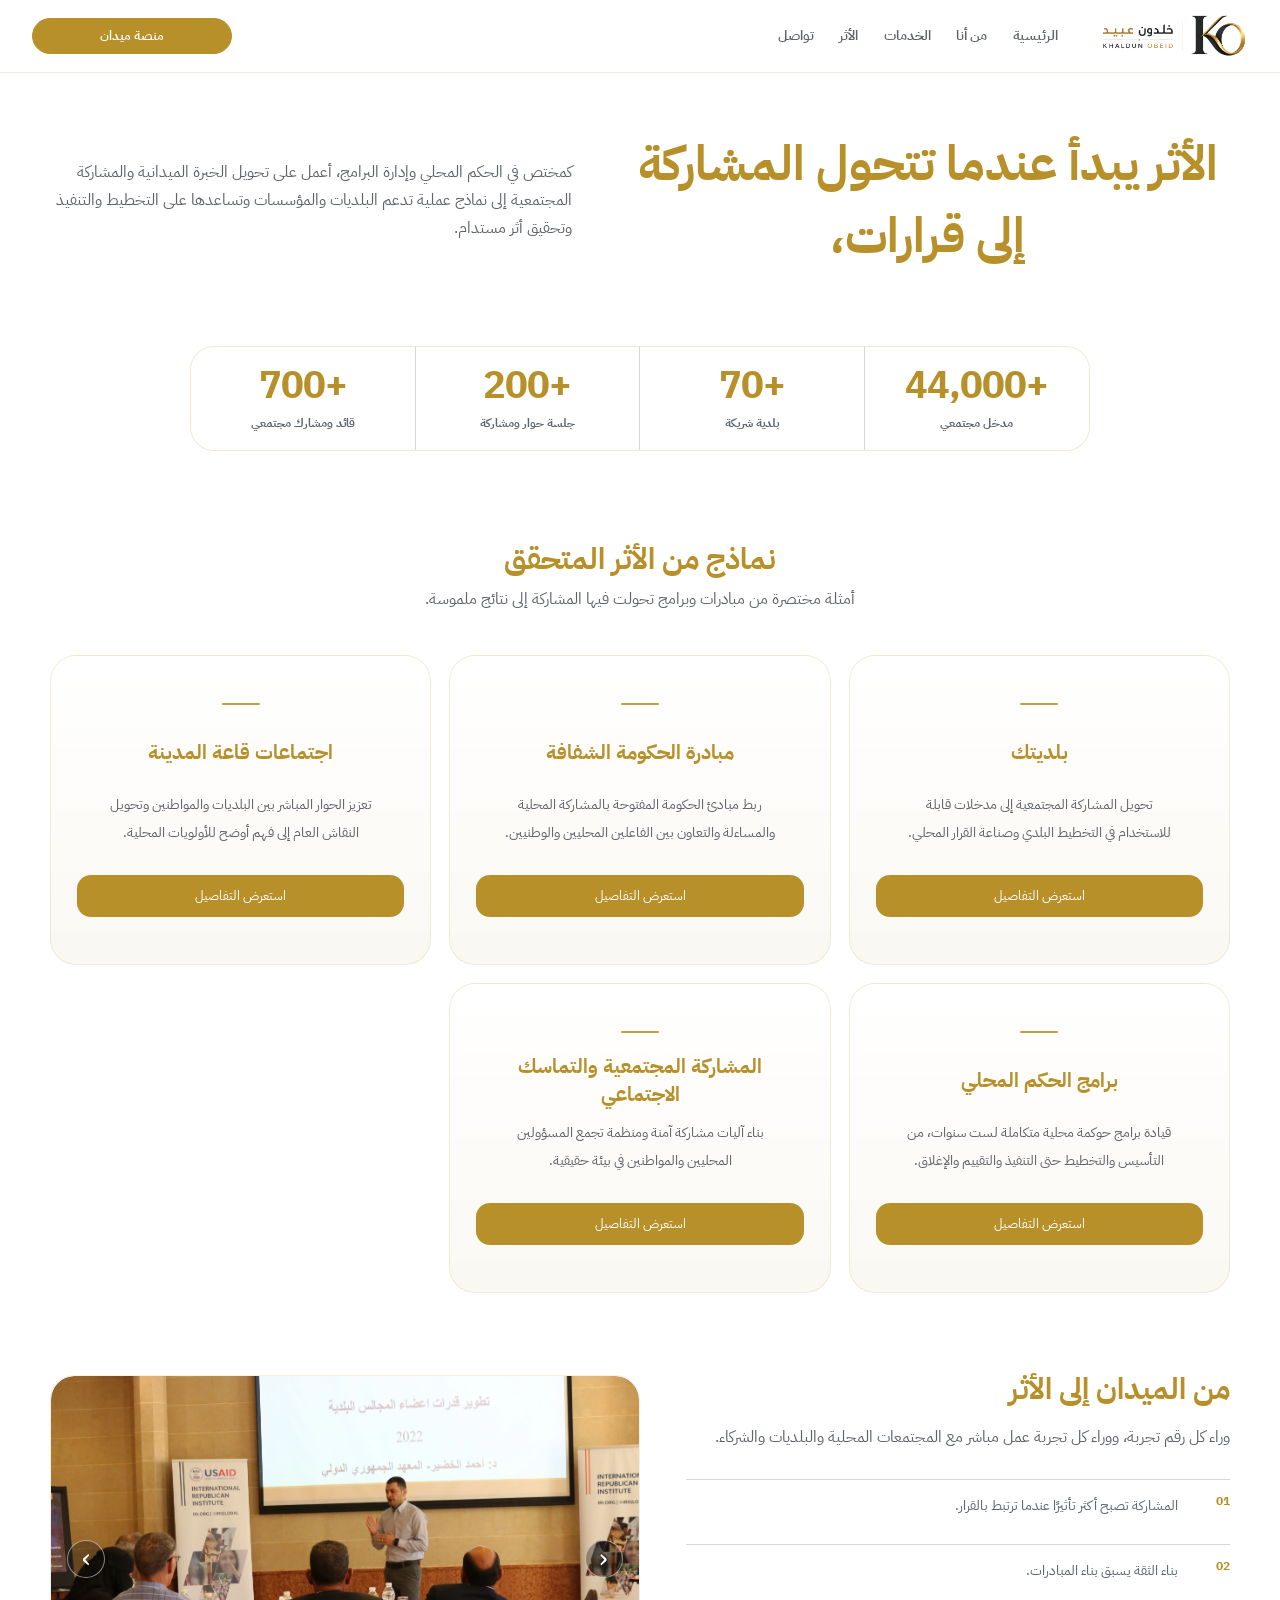
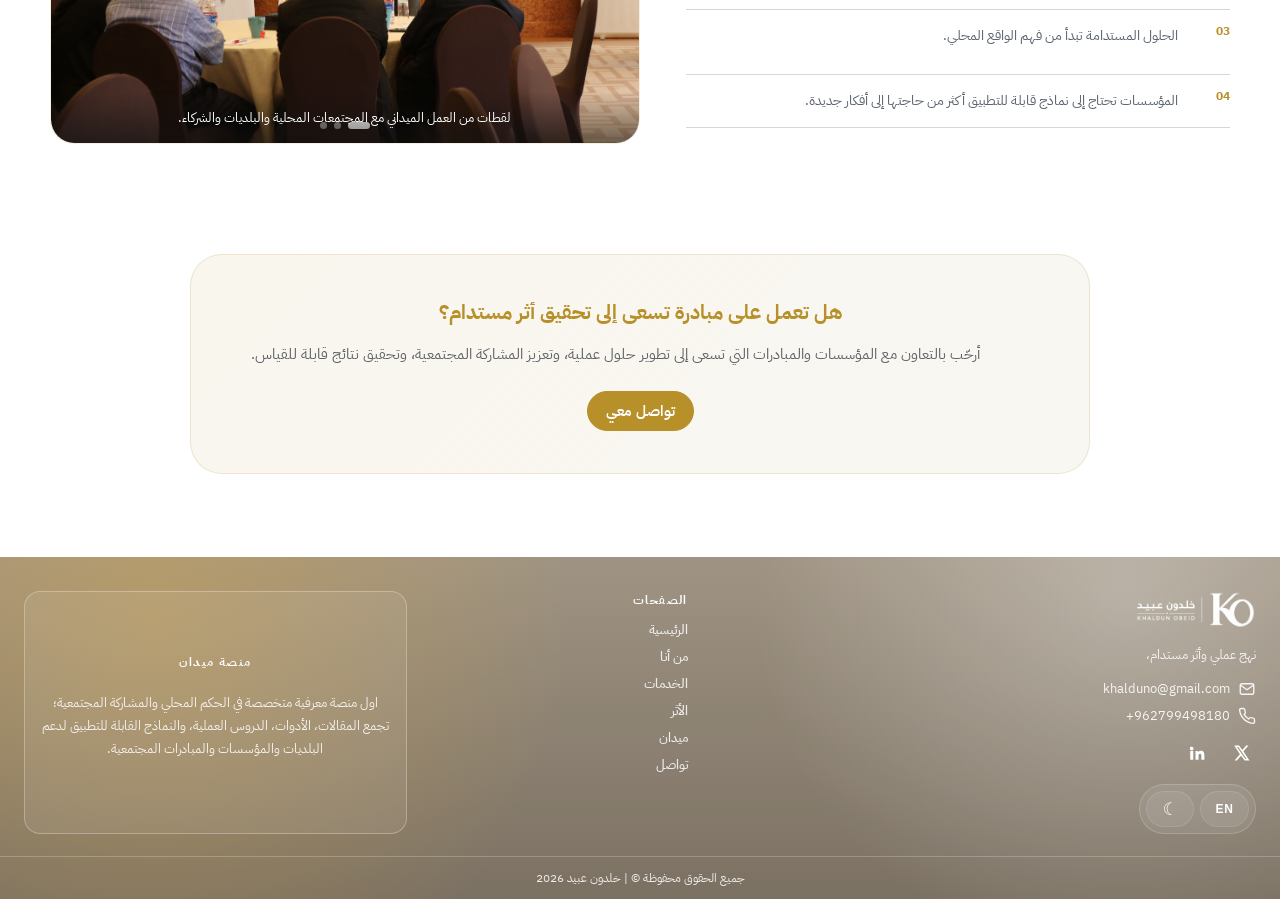
<file: impact/index.html>
<!DOCTYPE html>

<meta charset="utf-8"/>
<script id="early-lang-sync">
(function(){
  var root = document.documentElement;
  var saved = '';
  try { saved = localStorage.getItem('kh_lang') || ''; } catch(e) {}
  var lang = (saved === 'en' || saved === 'ar') ? saved : 'ar';
  root.setAttribute('lang', lang);
  root.setAttribute('dir', lang === 'ar' ? 'rtl' : 'ltr');
})();
</script><meta content="width=device-width,initial-scale=1" name="viewport"/><title>Impact | Khaldun Obeid</title><meta content="Verified impact examples from Baladytak, USAID governance programs, OGP MENA, and community engagement/social cohesion work." name="description"/><link href="https://khaldunobeid.com/impact/" rel="canonical"/><meta content="website" property="og:type"/><meta content="https://khaldunobeid.com/impact/" property="og:url"/><meta content="Impact | Khaldun Obeid" property="og:title"/><meta content="Verified impact from Baladytak, USAID governance programs, OGP MENA, and community engagement work across 70+ partner municipalities." property="og:description"/><meta content="https://khaldunobeid.com/shared/brand/og/main-og-cover.png" property="og:image"/><meta content="1200" property="og:image:width"/><meta content="630" property="og:image:height"/><meta content="summary_large_image" name="twitter:card"/><meta content="Impact | Khaldun Obeid" name="twitter:title"/><meta content="Verified impact from Baladytak, USAID governance programs, OGP MENA, and community engagement work across 70+ partner municipalities." name="twitter:description"/><meta content="https://khaldunobeid.com/shared/brand/og/main-og-cover.png" name="twitter:image"/><link rel="preload" href="/shared/brand/logo/header/ko-logo-ltr-header-transparent.webp" as="image" fetchpriority="high"/>

<!-- Critical CSS -->
<link href="/shared/css/system/main.css" rel="stylesheet"/>
<link href="/shared/css/pages/impact.css" rel="stylesheet"/>

<!-- Non-critical CSS -->
<link rel="preload" href="/shared/css/system/09-typography-lock.css" as="style" onload="this.onload=null;this.rel='stylesheet'"/>
<noscript><link href="/shared/css/system/09-typography-lock.css" rel="stylesheet"/></noscript>

<link rel="preload" href="/shared/css/system/typography-overrides.css" as="style" onload="this.onload=null;this.rel='stylesheet'"/>
<noscript><link href="/shared/css/system/typography-overrides.css" rel="stylesheet"/></noscript>

<link rel="preload" href="/shared/css/system/10-mobile-only-fixes.css" as="style" onload="this.onload=null;this.rel='stylesheet'"/>
<noscript><link href="/shared/css/system/10-mobile-only-fixes.css" rel="stylesheet"/></noscript>

<link rel="preload" href="/shared/css/system/11-mobile-typography.css" as="style" onload="this.onload=null;this.rel='stylesheet'"/>
<noscript><link href="/shared/css/system/11-mobile-typography.css" rel="stylesheet"/></noscript><style>
  
@media (max-width: 768px) {
  /* === MOBILE TYPOGRAPHY FINAL LOCK === */
  h1, .hero-title, [class*="hero"] h1, .contact-page-title,
  .home-page .home-hero h1 {
    font-size: 24px !important; line-height: 30px !important; font-weight: 700 !important;
  }
  h2, [class*="section-title"], [class*="content-title"],
  .home-section-title, .about-section-title, .impact-section-title,
  .midan-section-title, .services-page h2, .about-mini-heading,
  .about-mini-heading span, .ko-site-cta__title {
    font-size: 18px !important; line-height: 28px !important; font-weight: 700 !important;
  }
  h3, [class*="card"] h3, [class*="item"] h3, [class*="panel"] h3,
  .home-metric-item h3, .impact-model-card h3, .about-card h3,
  .services-core-item h3, #key-metrics .home-metric-item h3 {
    font-size: 16px !important; line-height: 24px !important; font-weight: 700 !important;
  }
  p, [class*="card"] p, [class*="item"] p, [class*="panel"] p,
  .home-metric-item p, blockquote.about-quote p,
  .about-recommendations-slider .about-quote p,
  blockquote.about-quote footer,
  .about-recommendations-slider .about-quote footer {
    font-size: 12px !important; line-height: 20px !important; font-weight: 400 !important;
  }
}
</style>  <!-- Google tag (gtag.js) -->
<script defer src="https://www.googletagmanager.com/gtag/js?id=G-NWVFRR2RDZ"></script>
<script>
  window.dataLayer = window.dataLayer || [];
  function gtag(){dataLayer.push(arguments);}
  gtag('js', new Date());

  gtag('config', 'G-NWVFRR2RDZ');
</script>
</head><body data-title-ar="الأثر | خلدون عبيد" data-title-en="Impact | Khaldun Obeid"><header class="site-header"><div class="container header-inner"><a class="brand" href="/"><img alt="Khaldun Obeid logo" class="brand-logo" data-logo-ar="/shared/brand/logo/header/ko-logo-rtl-header-transparent.webp" data-logo-ar-dark="/shared/brand/logo/header/ko-logo-rtl-header-dark-transparent.webp" data-logo-en="/shared/brand/logo/header/ko-logo-ltr-header-transparent.webp" data-logo-en-dark="/shared/brand/logo/header/ko-logo-ltr-header-dark-transparent.webp" src="/shared/brand/logo/header/ko-logo-ltr-header-transparent.webp"/><span class="brand-name" data-i18n-ar="خلدون عبيد" data-i18n-en="Khaldun Obeid">Khaldun Obeid</span></a><nav class="nav"><a class="" data-i18n-ar="الرئيسية" data-i18n-en="Home" href="/">الرئيسية</a><a class="" data-i18n-ar="من أنا" data-i18n-en="About" href="/about/">من أنا</a><a class="" data-i18n-ar="الخدمات" data-i18n-en="Services" href="/services/">الخدمات</a><a aria-current="page" class="active" data-i18n-ar="الأثر" data-i18n-en="Impact" href="/impact/">الأثر</a><a class="" data-i18n-ar="تواصل" data-i18n-en="Contact" href="/contact/#contact-form">تواصل</a></nav><div class="header-actions"><a class="btn btn-primary header-cta" data-i18n-ar="منصة ميدان" data-i18n-en="Midan Platform" href="/midan/">Midan Platform</a></div><button aria-label="Open menu" class="hamburger" data-open-menu=""><span></span><span></span><span></span></button></div></header><div class="mobile-panel"><button aria-label="Close menu" class="mobile-overlay" data-close-menu=""></button><aside class="mobile-sidebar"><div class="mobile-head"><a class="brand" href="/"><img alt="Khaldun Obeid logo" class="brand-logo" data-logo-ar="/shared/brand/logo/header/ko-logo-rtl-header-transparent.webp" data-logo-ar-dark="/shared/brand/logo/header/ko-logo-rtl-header-dark-transparent.webp" data-logo-en="/shared/brand/logo/header/ko-logo-ltr-header-transparent.webp" data-logo-en-dark="/shared/brand/logo/header/ko-logo-ltr-header-dark-transparent.webp" src="/shared/brand/logo/header/ko-logo-ltr-header-transparent.webp"/><span class="brand-name" data-i18n-ar="خلدون عبيد" data-i18n-en="Khaldun Obeid">Khaldun Obeid</span></a><button class="close-btn" data-close-menu="">×</button></div><nav class="mobile-nav"><a class="" data-i18n-ar="الرئيسية" data-i18n-en="Home" href="/">الرئيسية</a><a class="" data-i18n-ar="من أنا" data-i18n-en="About" href="/about/">من أنا</a><a class="" data-i18n-ar="الخدمات" data-i18n-en="Services" href="/services/">الخدمات</a><a aria-current="page" class="active" data-i18n-ar="الأثر" data-i18n-en="Impact" href="/impact/">الأثر</a><a class="" data-i18n-ar="تواصل" data-i18n-en="Contact" href="/contact/#contact-form">تواصل</a></nav><div class="mobile-actions"><div class="mobile-tools"><button class="mobile-tool" data-lang-toggle="" type="button"></button><button class="mobile-tool" data-theme-toggle="" type="button"></button></div><a class="btn btn-primary" data-i18n-ar="منصة ميدان" data-i18n-en="Midan Platform" href="/midan/">Midan Platform</a></div></aside></div><main class="impact-page" data-page="impact">
<section class="impact-hero impact-section">
<div class="impact-container">
<div class="impact-hero-grid">
<div class="impact-hero-copy reveal">
<h1 data-i18n-ar="الأثر يبدأ عندما تتحول المشاركة إلى قرارات،" data-i18n-en="Impact Starts When Participation Becomes Policy"><span>الأثر يبدأ عندما تتحول</span><span>المشاركة إلى قرارات،</span></h1>
</div>
<div class="impact-hero-text reveal">
<p data-i18n-ar="كمختص في الحكم المحلي وإدارة البرامج، أعمل على تحويل الخبرة الميدانية والمشاركة المجتمعية إلى نماذج عملية تدعم البلديات والمؤسسات وتساعدها على التخطيط والتنفيذ وتحقيق أثر مستدام." data-i18n-en="As a Local Governance &amp; Program Management Consultant, I turn field experience and civic participation into practical models that help municipalities and institutions plan, implement, and create sustainable impact.">كمختص في الحكم المحلي وإدارة البرامج، أعمل على تحويل الخبرة الميدانية والمشاركة المجتمعية إلى نماذج عملية تدعم البلديات والمؤسسات وتساعدها على التخطيط والتنفيذ وتحقيق أثر مستدام.</p>
</div>
</div>
</div>
</section>
<section class="impact-section impact-metrics-section">
<div class="impact-container">
<div class="impact-metrics-grid reveal">
<article class="impact-metric"><strong class="impact-count" data-count="44000">0</strong><span data-i18n-ar="مدخل مجتمعي" data-i18n-en="Community Inputs">مدخل مجتمعي</span></article>
<article class="impact-metric"><strong class="impact-count" data-count="70">0</strong><span data-i18n-ar="بلدية شريكة" data-i18n-en="Partner Municipalities">بلدية شريكة</span></article>
<article class="impact-metric"><strong class="impact-count" data-count="200">0</strong><span data-i18n-ar="جلسة حوار ومشاركة" data-i18n-en="Dialogue &amp; Participation Sessions">جلسة حوار ومشاركة</span></article>
<article class="impact-metric"><strong class="impact-count" data-count="700">0</strong><span data-i18n-ar="قائد ومشارك مجتمعي" data-i18n-en="Community Leaders &amp; Participants">قائد ومشارك مجتمعي</span></article>
</div>
</div>
</section>
<section class="impact-section impact-models-section">
<div class="impact-container">
<div class="impact-section-head reveal">
<h2 class="impact-section-title" data-i18n-ar="نماذج من الأثر المتحقق" data-i18n-en="Impact Models">نماذج من الأثر المتحقق</h2><p class="mobile-section-desc" data-i18n-ar="أمثلة مختصرة من مبادرات وبرامج تحولت فيها المشاركة إلى نتائج ملموسة." data-i18n-en="Examples of initiatives and programs where participation was translated into tangible results.">أمثلة مختصرة من مبادرات وبرامج تحولت فيها المشاركة إلى نتائج ملموسة.</p>
</div>
<div class="impact-models-grid">
<article aria-haspopup="dialog" class="impact-model-card reveal" data-case="baladytak" role="button" tabindex="0" data-kicker-ar="قصة نجاح" data-kicker-en="Success Story" data-challenge-ar="كان التخطيط البلدي يحتاج إلى قنوات منظمة تتيح للمواطنين التعبير عن أولوياتهم ومتابعة انعكاسها في الخطط المحلية." data-challenge-en="Municipal planning often lacked structured channels for citizens to express priorities and follow how inputs were reflected in local plans." data-action-ar="إطلاق مبادرة “بلديتك”، وإشراك الشباب، وتدريب موظفي البلديات على تحويل مدخلات المواطنين إلى أولويات وخطط عمل بلدية تشاركية." data-action-en="Launching the “Baladytak” initiative, engaging youth, and training municipal staff to transform citizen input into participatory municipal priorities and action plans." data-outcome-ar="تم إدماج مدخلات المواطنين على نطاق واسع، مما عزز العلاقة بين البلديات والمجتمعات وتحسين الخطط المحلية." data-outcome-en="Citizen inputs were integrated at scale, strengthening the relationship between municipalities and communities and improving local planning." data-lesson-ar="تنجح المشاركة عندما تكون منظمة ومتكررة ومرتبطة بالقرار، لا عندما تُعامل كاستشارة عابرة لمرة واحدة." data-lesson-en="Participation works best when it is structured, repeated, and connected to decisions, not treated as a one-time consultation." data-note-ar="" data-note-en="">
<span data-i18n-ar="نموذج أثر" data-i18n-en="Impact Model">نموذج أثر</span>
<h3 data-i18n-ar="بلديتك" data-i18n-en="Baladytak">بلديتك</h3>
<p data-i18n-ar="تحويل المشاركة المجتمعية إلى مدخلات قابلة للاستخدام في التخطيط البلدي وصناعة القرار المحلي." data-i18n-en="Turning civic participation into usable inputs for municipal planning and local decision-making.">تحويل المشاركة المجتمعية إلى مدخلات قابلة للاستخدام في التخطيط البلدي وصناعة القرار المحلي.</p>
<b data-i18n-ar="استعرض التفاصيل" data-i18n-en="View Details">استعرض التفاصيل</b>
</article>
<article aria-haspopup="dialog" class="impact-model-card reveal" data-case="ogp" role="button" tabindex="0" data-kicker-ar="قصة نجاح" data-kicker-en="Success Story" data-challenge-ar="عملت منظمات المجتمع المدني في منطقة الشرق الأوسط وشمال إفريقيا بشكل منعزل، مع غياب التنسيق الإقليمي حول الحكومة المفتوحة." data-challenge-en="MENA civil society organizations worked in silos, with limited regional coordination around open government." data-action-ar="تنسيق مبادرات الحكومة المفتوحة في تونس والمغرب والأردن، والمساهمة في تطوير أول خطط للمساءلة المحلية في بلدية السلط الكبرى والكرك الكبرى." data-action-en="Coordinated open government initiatives in Tunisia, Morocco, and Jordan, while contributing to the development of first local accountability plans in greater Karak and greater Salt Municipalities." data-outcome-ar="المساهمة في إطلاق إعلان الدار البيضاء وتأسيس شبكة إقليمية دائمة للمجتمع المدني في منطقة الشرق الأوسط وشمال إفريقيا." data-outcome-en="Co-launched the Casablanca Declaration, establishing a permanent MENA civil society network." data-lesson-ar="تصبح الشبكات الإقليمية أكثر تأثيرًا عندما تتحول من التنسيق الرمزي إلى منصات عملية للتعلم المشترك والعمل الجماعي." data-lesson-en="Regional networks become more impactful when they evolve from symbolic coordination into practical platforms for shared learning and collective action." data-note-ar="" data-note-en="">
<span data-i18n-ar="نموذج أثر" data-i18n-en="Impact Model">نموذج أثر</span>
<h3 data-i18n-ar="مبادرة الحكومة الشفافة" data-i18n-en="Open Government Initiative">مبادرة الحكومة الشفافة</h3>
<p data-i18n-ar="ربط مبادئ الحكومة المفتوحة بالمشاركة المحلية والمساءلة والتعاون بين الفاعلين المحليين والوطنيين." data-i18n-en="Connecting open government principles with local participation, accountability, and collaboration between local and national actors.">ربط مبادئ الحكومة المفتوحة بالمشاركة المحلية والمساءلة والتعاون بين الفاعلين المحليين والوطنيين.</p>
<b data-i18n-ar="استعرض التفاصيل" data-i18n-en="View Details">استعرض التفاصيل</b>
</article>
<article aria-haspopup="dialog" class="impact-model-card reveal" data-case="THM" role="button" tabindex="0" data-kicker-ar="قصة نجاح" data-kicker-en="Success Story" data-challenge-ar="لا توجد منهجية منظمة للبلديات لإشراك المواطنين في الحوار العام." data-challenge-en="No structured methodology for municipalities to engage citizens in public dialogue." data-action-ar="تطوير دليل شامل لاجتماعات قاعة المدينة، مع تدريب موظفي البلديات على التيسير المستقل." data-action-en="Built a comprehensive town hall toolkit and trained municipal staff to facilitate independently." data-outcome-ar="أكثر من 200 اجتماع بمشاركة أكثر من 1,000 مواطن، مع نموذج مؤسسي قابل للتكرار." data-outcome-en="200+ meetings, 1,000+ participants, and a replicable institutionalized model." data-lesson-ar="يصبح الحوار العام أكثر استدامة عندما تمتلك البلديات أدوات واضحة وقدرات ذاتية للتيسير والمشاركة." data-lesson-en="Public dialogue becomes more sustainable when municipalities have clear tools and internal facilitation capacities." data-note-ar="" data-note-en="">
<span data-i18n-ar="نموذج أثر" data-i18n-en="Impact Model">نموذج أثر</span>
<h3 data-i18n-ar="اجتماعات قاعة المدينة" data-i18n-en="Town Hall Meetings">اجتماعات قاعة المدينة</h3>
<p data-i18n-ar="تعزيز الحوار المباشر بين البلديات والمواطنين وتحويل النقاش العام إلى فهم أوضح للأولويات المحلية." data-i18n-en="Strengthening direct dialogue between municipalities and citizens and turning public discussion into clearer understanding of local priorities.">تعزيز الحوار المباشر بين البلديات والمواطنين وتحويل النقاش العام إلى فهم أوضح للأولويات المحلية.</p>
<b data-i18n-ar="استعرض التفاصيل" data-i18n-en="View Details">استعرض التفاصيل</b>
</article>
<article aria-haspopup="dialog" class="impact-model-card reveal" data-case="usaid" role="button" tabindex="0" data-kicker-ar="قصة نجاح" data-kicker-en="Success Story" data-challenge-ar="تتطلب برامج الحوكمة الممولة من المانحين انضباطاً إدارياً عالياً وتنسيقاً متواصلاً عبر شراكات متعددة وجداول زمنية ممتدة." data-challenge-en="Donor-funded governance programs demand sustained management discipline, multi-stakeholder coordination, and delivery across complex, multi-year timelines." data-action-ar="قيادة دورة البرنامج الكاملة: خطط العمل، التنفيذ الميداني، MEL، إعداد التقارير، تخطيط الأنشطة، تخصيص الموارد، وبناء شراكات فاعلة." data-action-en="Led the full program cycle: work planning, field implementation, MEL, donor reporting, activity scheduling, resource allocation, and active partnership management." data-outcome-ar="أثر موثّق يمتد عبر أكثر من 70 بلدية وشريك، مع سجل حافل في إدارة مبادرات ممولة من المانحين بانضباط وفاعلية." data-outcome-en="Documented impact across 70+ municipalities and partners, with a consistent record of managing donor-funded initiatives with discipline and measurable results." data-lesson-ar="البرامج الناجحة لا تُبنى على الأنشطة، بل على عمليات حوكمة واضحة، وشراكات مُدارة بعناية، وانضباط تنفيذي لا يتنازل عن الجودة." data-lesson-en="Successful programs are built not on activities alone, but on sound governance processes, carefully managed partnerships, and an uncompromising commitment to implementation quality." data-note-ar="" data-note-en=""><span data-i18n-ar="2019–2025" data-i18n-en="2019–2025">2019–2025</span><h3 data-i18n-ar="برامج الحكم المحلي" data-i18n-en="Governance Programs">برامج الحكم المحلي</h3><p data-i18n-ar="قيادة برامج حوكمة محلية متكاملة لست سنوات، من التأسيس والتخطيط حتى التنفيذ والتقييم والإغلاق." data-i18n-en="Leading integrated local governance programs across six years — from design and work planning through implementation, MEL, and close-out.">قيادة برامج حوكمة محلية متكاملة لست سنوات، من التأسيس والتخطيط حتى التنفيذ والتقييم والإغلاق.</p><b data-i18n-ar="استعرض التفاصيل" data-i18n-en="View Details">استعرض التفاصيل</b></article><article aria-haspopup="dialog" class="impact-model-card reveal" data-case="cohesion" role="button" tabindex="0" data-kicker-ar="قصة نجاح" data-kicker-en="Success Story" data-challenge-ar="في بعض المجتمعات، يصعب خلق فضاءات حوار آمنة تجمع المواطنين والمسؤولين دون توتر أو انسحاب." data-challenge-en="In fragile social contexts, creating safe dialogue spaces that bring citizens and officials together without tension or disengagement is rarely straightforward." data-action-ar="تصميم وتيسير تدريبات متخصصة في المشاركة الشاملة، وتنظيم حوارات وأنشطة لتخفيف النزاع عبر منهجيات آمنة ومُختبرة." data-action-en="Designed and facilitated specialized trainings in inclusive engagement, and organized structured dialogue and conflict mitigation activities through tested, safe methodologies." data-outcome-ar="أكثر من 700 قائد مجتمعي تطوعوا في الأنشطة مما  أثر ملموس في تعزيز التماسك الاجتماعي وبناء الثقة بين المواطنين والمسؤولين." data-outcome-en="700+ community leaders engaged,  tangible impact in strengthening social cohesion and rebuilding trust between citizens and local officials." data-lesson-ar="المشاركة المؤثرة لا تبدأ بالأجندة، بل بالثقة وبناء الآليات الآمنة هو الشرط الأول لأي حوار حقيقي." data-lesson-en="Meaningful participation doesn&#x27;t start with an agenda, it starts with trust. Building safe mechanisms is the first condition for any genuine dialogue." data-note-ar="" data-note-en=""><span data-i18n-ar="2018–2019" data-i18n-en="2018–2019">2018–2019</span><h3 data-i18n-ar="المشاركة المجتمعية والتماسك الاجتماعي" data-i18n-en="Community Engagement &amp; Social Cohesion">المشاركة المجتمعية والتماسك الاجتماعي</h3><p data-i18n-ar="بناء آليات مشاركة آمنة ومنظمة تجمع المسؤولين المحليين والمواطنين في بيئة حقيقية." data-i18n-en="Building safe, structured participation mechanisms that bring local officials and citizens into genuine dialogue.">بناء آليات مشاركة آمنة ومنظمة تجمع المسؤولين المحليين والمواطنين في بيئة حقيقية.</p><b data-i18n-ar="استعرض التفاصيل" data-i18n-en="View Details">استعرض التفاصيل</b></article></div>
</div>
</section>
<section class="impact-section impact-field-lessons-section">
<div class="impact-container">
<div class="impact-field-lessons-grid">
<div class="impact-field-slider reveal" data-impact-slider="">
<div class="impact-slider-track">
<img alt="Field impact 1" class="is-active" src="/shared/images/activities/impact-01.webp" loading="lazy"/>
<img alt="Field impact 2" src="/shared/images/activities/impact-02.webp" loading="lazy"/>
<img alt="Field impact 3" src="/shared/images/activities/impact-03.webp" loading="lazy"/>
</div>
<button aria-label="Previous image" class="impact-slider-btn impact-slider-prev" data-impact-prev="" type="button">‹</button>
<button aria-label="Next image" class="impact-slider-btn impact-slider-next" data-impact-next="" type="button">›</button>
<div class="impact-slider-caption" data-i18n-ar="لقطات من العمل الميداني مع المجتمعات المحلية والبلديات والشركاء." data-i18n-en="Field moments with local communities, municipalities, and partners.">لقطات من العمل الميداني مع المجتمعات المحلية والبلديات والشركاء.</div>
<div aria-label="Image navigation" class="impact-slider-dots">
<button aria-label="Image 1" class="is-active" data-impact-dot="0" type="button"></button>
<button aria-label="Image 2" data-impact-dot="1" type="button"></button>
<button aria-label="Image 3" data-impact-dot="2" type="button"></button>
</div>
</div>
<div class="impact-field-lessons-copy reveal">
<h2 class="impact-content-title" data-i18n-ar="من الميدان إلى الأثر" data-i18n-en="From the Field to Impact">من الميدان إلى الأثر</h2>
<p data-i18n-ar="وراء كل رقم تجربة، ووراء كل تجربة عمل مباشر مع المجتمعات المحلية والبلديات والشركاء." data-i18n-en="Behind every number is an experience, and behind every experience is direct work with local communities, municipalities, and partners.">وراء كل رقم تجربة، ووراء كل تجربة عمل مباشر مع المجتمعات المحلية والبلديات والشركاء.</p>
<div class="impact-lessons-inline">
<article><span>01</span><p data-i18n-ar="المشاركة تصبح أكثر تأثيرًا عندما ترتبط بالقرار." data-i18n-en="Participation becomes more influential when it is connected to decisions.">المشاركة تصبح أكثر تأثيرًا عندما ترتبط بالقرار.</p></article>
<article><span>02</span><p data-i18n-ar="بناء الثقة يسبق بناء المبادرات." data-i18n-en="Building trust comes before building initiatives.">بناء الثقة يسبق بناء المبادرات.</p></article>
<article><span>03</span><p data-i18n-ar="الحلول المستدامة تبدأ من فهم الواقع المحلي." data-i18n-en="Sustainable solutions begin with understanding local realities.">الحلول المستدامة تبدأ من فهم الواقع المحلي.</p></article>
<article><span>04</span><p data-i18n-ar="المؤسسات تحتاج إلى نماذج قابلة للتطبيق أكثر من حاجتها إلى أفكار جديدة." data-i18n-en="Institutions need applicable models more than they need new ideas.">المؤسسات تحتاج إلى نماذج قابلة للتطبيق أكثر من حاجتها إلى أفكار جديدة.</p></article>
</div>
</div>
</div>
</div>
</section>
<section class="impact-section impact-cta-section">
<div class="impact-container">
<div class="impact-cta reveal">
<h3 class="impact-cta-title" data-i18n-ar="هل تعمل على مبادرة تسعى إلى تحقيق أثر مستدام؟" data-i18n-en="Are You Working on an Initiative Seeking Sustainable Impact?">هل تعمل على مبادرة تسعى إلى تحقيق أثر مستدام؟</h3>
<p data-i18n-ar="أرحّب بالتعاون مع المؤسسات والمبادرات التي تسعى إلى تطوير حلول عملية، وتعزيز المشاركة المجتمعية، وتحقيق نتائج قابلة للقياس." data-i18n-en="I welcome collaboration with institutions and initiatives seeking to develop practical solutions, strengthen civic engagement, and achieve measurable results.">أرحّب بالتعاون مع المؤسسات والمبادرات التي تسعى إلى تطوير حلول عملية، وتعزيز المشاركة المجتمعية، وتحقيق نتائج قابلة للقياس.</p>
<div class="impact-cta-actions">
<a class="impact-btn impact-btn-primary" data-i18n-ar="تواصل معي" data-i18n-en="Contact Me" href="/contact/#contact-form">تواصل معي</a>
</div>
</div>
</div>
</section>
<div aria-hidden="true" aria-labelledby="caseModalTitle" aria-modal="true" class="case-modal" id="caseModal" role="dialog">
<div class="case-modal-backdrop" data-case-close=""></div>
<div class="case-modal-box" role="document">
<button aria-label="Close" class="case-modal-close" data-case-close="" type="button">×</button>
<div class="case-modal-kicker" id="caseModalKicker"></div>
<h3 class="case-modal-title" id="caseModalTitle"></h3>
<p class="case-modal-summary" id="caseModalSummary"></p>
<div class="case-modal-grid">
<div class="case-detail"><b data-i18n-ar="التحدي" data-i18n-en="Challenge">التحدي</b><p id="caseModalChallenge"></p></div>
<div class="case-detail"><b data-i18n-ar="الإجراء" data-i18n-en="Action">الإجراء</b><p id="caseModalApproach"></p></div>
<div class="case-detail"><b data-i18n-ar="الأثر" data-i18n-en="Impact">الأثر</b><p id="caseModalOutcome"></p></div>
<div class="case-detail"><b data-i18n-ar="الدرس" data-i18n-en="Key Insight">الدرس</b><p id="caseModalLesson"></p></div>
</div>
<p class="case-modal-note" id="caseModalNote"></p>
</div>
</div>
</main><footer class="site-footer"><div class="container footer-grid"><section><div class="footer-brand"><img alt="Khaldun Obeid logo" class="brand-logo footer-logo" data-logo-ar="/shared/brand/logo/header/ko-logo-rtl-header-transparent.webp" data-logo-ar-dark="/shared/brand/logo/header/ko-logo-rtl-header-dark-transparent.webp" data-logo-en="/shared/brand/logo/header/ko-logo-ltr-header-transparent.webp" data-logo-en-dark="/shared/brand/logo/header/ko-logo-ltr-header-dark-transparent.webp" src="/shared/brand/logo/header/ko-logo-ltr-header-dark-transparent.webp" width="224" height="70" loading="lazy"/><span class="brand-name" data-i18n-ar="خلدون عبيد" data-i18n-en="Khaldun Obeid">Khaldun Obeid</span></div><p class="footer-desc" data-i18n-ar="نهج عملي وأثر مستدام،" data-i18n-en="Practical Approach and Sustainable Impact.">Practical Approach and Sustainable Impact.</p><div class="contact-list"><a class="inline-icon" href="mailto:khalduno@gmail.com"><svg fill="none" stroke="currentColor" stroke-linecap="round" stroke-linejoin="round" stroke-width="1.8" viewbox="0 0 24 24"><rect height="14" rx="2" width="18" x="3" y="5"></rect><path d="m3.5 7 8.5 6 8.5-6"></path></svg>khalduno@gmail.com</a><a class="inline-icon" href="tel:+962799498180"><svg fill="none" stroke="currentColor" stroke-linecap="round" stroke-linejoin="round" stroke-width="1.8" viewbox="0 0 24 24"><path d="M22 16.92v3a2 2 0 0 1-2.18 2 19.8 19.8 0 0 1-8.63-3.07 19.5 19.5 0 0 1-6-6A19.8 19.8 0 0 1 2.12 4.18 2 2 0 0 1 4.11 2h3a2 2 0 0 1 2 1.72c.13.96.35 1.9.66 2.81a2 2 0 0 1-.45 2.11L8.05 9.91a16 16 0 0 0 6.04 6.04l1.27-1.27a2 2 0 0 1 2.11-.45c.91.31 1.85.53 2.81.66A2 2 0 0 1 22 16.92Z"></path></svg><span class="phone-number" dir="ltr">+962799498180</span></a></div><div class="social"><a aria-label="X" href="https://x.com/KhaldunObeid" rel="noopener noreferrer" target="_blank"><svg fill="currentColor" viewbox="0 0 24 24"><path d="M18.9 2H22l-6.78 7.75L23.2 22h-6.25l-4.9-6.4L6.45 22H3.35l7.25-8.28L2.95 2h6.4l4.42 5.85L18.9 2Zm-1.1 17.85h1.72L8.4 4.04H6.56l11.24 15.8Z"></path></svg></a><a aria-label="LinkedIn" class="linkedin-link" href="https://www.linkedin.com/in/khaldunobeid" rel="noopener noreferrer" target="_blank"><svg fill="currentColor" viewbox="0 0 24 24"><path d="M4.98 3.5a2.5 2.5 0 1 1-.02 5 2.5 2.5 0 0 1 .02-5ZM3 9.35h4v11.8H3V9.35Zm6.25 0h3.83v1.61h.05c.54-.96 1.86-1.98 3.83-1.98 4.1 0 4.86 2.7 4.86 6.2v5.97h-4v-5.3c0-1.26-.02-2.88-1.75-2.88-1.76 0-2.03 1.37-2.03 2.79v5.39h-4V9.35Z"></path></svg></a></div><div class="footer-tools"><button class="footer-tool" data-lang-toggle=""></button><button class="footer-tool" data-theme-toggle=""></button></div></section><section><h3 class="footer-title" data-i18n-ar="الصفحات" data-i18n-en="Pages">Pages</h3><ul class="footer-links"><li><a data-i18n-ar="الرئيسية" data-i18n-en="Home" href="/">Home</a></li><li><a data-i18n-ar="من أنا" data-i18n-en="About" href="/about/">About</a></li><li><a data-i18n-ar="الخدمات" data-i18n-en="Services" href="/services/">Services</a></li><li><a data-i18n-ar="الأثر" data-i18n-en="Impact" href="/impact/">Impact</a></li><li><a data-i18n-ar="ميدان" data-i18n-en="Midan" href="/midan/">Midan</a></li><li><a data-i18n-ar="تواصل" data-i18n-en="Contact" href="/contact/">Contact</a></li></ul></section><a aria-label="منصة ميدان" class="midan-box" href="/midan/"><h3 class="footer-title" data-i18n-ar="منصة ميدان" data-i18n-en="Midan Platform">منصة ميدان</h3><p class="footer-desc" data-i18n-ar="اول منصة معرفية متخصصة في الحكم المحلي والمشاركة المجتمعية؛ تجمع المقالات، الأدوات، الدروس العملية، والنماذج القابلة للتطبيق لدعم البلديات والمؤسسات والمبادرات المجتمعية." data-i18n-en="The first specialized knowledge platform in local governance and community engagement; it brings together articles, tools, practical lessons, and applicable templates to support municipalities, institutions, and community initiatives.">اول منصة معرفية متخصصة في الحكم المحلي والمشاركة المجتمعية؛ تجمع المقالات، الأدوات، الدروس العملية، والنماذج القابلة للتطبيق لدعم البلديات والمؤسسات والمبادرات المجتمعية.</p></a></div><div class="footer-bottom" data-i18n-ar="جميع الحقوق محفوظة © | خلدون عبيد 2026" data-i18n-en="All rights reserved © | Khaldun Obeid 2026">All rights reserved © | Khaldun Obeid 2026</div></footer><script src="/shared/js/main.js" type="module"></script>
<script>
(function(){
  const counters = document.querySelectorAll('.impact-count[data-count]');
  if(!counters.length) return;

  const format = (value) => '+' + Math.round(value).toLocaleString('en-US');

  const animate = (el) => {
    const target = Number(el.dataset.count || 0);
    const duration = 1200;
    const start = performance.now();

    const tick = (now) => {
      const progress = Math.min((now - start) / duration, 1);
      const eased = 1 - Math.pow(1 - progress, 3);
      el.textContent = format(target * eased);
      if(progress < 1) requestAnimationFrame(tick);
      else el.textContent = format(target);
    };

    requestAnimationFrame(tick);
  };

  const observer = new IntersectionObserver((entries, obs) => {
    entries.forEach(entry => {
      if(entry.isIntersecting){
        animate(entry.target);
        obs.unobserve(entry.target);
      }
    });
  }, {threshold:.45});

  counters.forEach(counter => observer.observe(counter));
})();
</script>
<script id="impact-field-slider-script">
(function(){
  const slider = document.querySelector('[data-impact-slider]');
  if(!slider) return;

  const images = Array.from(slider.querySelectorAll('.impact-slider-track img'));
  const dots = Array.from(slider.querySelectorAll('[data-impact-dot]'));
  const prev = slider.querySelector('[data-impact-prev]');
  const next = slider.querySelector('[data-impact-next]');

  let current = 0;

  function show(index){
    current = (index + images.length) % images.length;

    images.forEach((img, i) => {
      img.classList.toggle('is-active', i === current);
    });

    dots.forEach((dot, i) => {
      dot.classList.toggle('is-active', i === current);
      dot.setAttribute('aria-current', i === current ? 'true' : 'false');
    });
  }

  if(prev){
    prev.addEventListener('click', () => show(current - 1));
  }

  if(next){
    next.addEventListener('click', () => show(current + 1));
  }

  dots.forEach((dot) => {
    dot.addEventListener('click', () => {
      show(Number(dot.dataset.impactDot || 0));
    });
  });

  show(0);
})();
</script>
<script defer="True" src="/shared/js/mobile-only-fixes.js"></script><style id="ko-v28-requested-fixes">
@media (max-width:767px){
html[lang="ar"] .home-hero-content,html[dir="rtl"] .home-hero-content{order:1!important;}
html[lang="ar"] .home-hero-image,html[dir="rtl"] .home-hero-image,html[lang="ar"] .home-hero-portrait,html[dir="rtl"] .home-hero-portrait{order:2!important;}
.about-page .hero h1,.about-page .hero p,.about-hero h1,.about-hero p{text-align:center!important;margin-inline:auto!important;}
}
@media (min-width:768px){
.about-page .about-actions,.about-page .hero-actions{order:1!important;}
.about-page .about-biography-text,.about-page .hero-description{order:2!important;}
}
@media (min-width:1024px){
.services-page h1{max-width:12ch!important;margin-inline:auto!important;line-height:1.2!important;}
}
.contact-page h1{color:#bf9125!important;}
.contact-page .hero-eyebrow,.contact-page .hero-kicker,.contact-page .hero-subtitle-tag,.contact-page .section-eyebrow{display:none!important;}
</style>
<style id="ko-v29-direct-fixes">
/* الرئيسية: في العربية على الموبايل النص قبل الصورة */
@media (max-width:767px){
  html[dir="rtl"] .home-page .home-hero-grid,
  body[dir="rtl"] .home-page .home-hero-grid,
  .home-page .home-hero-grid{
    display:flex !important;
    flex-direction:column !important;
  }
  html[dir="rtl"] .home-page .home-hero-copy,
  body[dir="rtl"] .home-page .home-hero-copy,
  .home-page .home-hero-copy{
    order:1 !important;
  }
  html[dir="rtl"] .home-page .home-hero-portrait,
  body[dir="rtl"] .home-page .home-hero-portrait,
  .home-page .home-hero-portrait{
    order:2 !important;
  }
}

/* من أنا: الأزرار قبل الفقرة على الكمبيوتر بعد نقلها في HTML */
@media (min-width:768px){
  .about-page .about-editorial-copy,
  .about-premium .about-editorial-copy{
    display:flex !important;
    flex-direction:column !important;
  }
  .about-page .about-editorial-copy .about-cta-row,
  .about-premium .about-editorial-copy .about-cta-row{
    order:0 !important;
    margin:0 0 22px !important;
  }
  .about-page .about-editorial-copy > p,
  .about-premium .about-editorial-copy > p{
    order:1 !important;
  }
}

/* الخدمات: عنوان الهيرو سطرين على الكمبيوتر */
@media (min-width:768px){
  .services-page .services-hero-copy h1,
  .services-page .services-hero-title-v29{
    max-width:none !important;
    width:auto !important;
    white-space:normal !important;
    text-align:inherit !important;
  }
  .services-page .services-hero-title-v29 span{
    display:block !important;
  }
}

/* تواصل: لون عنوان الهيرو وإخفاء الوسم أعلى الهيرو */
.contact-page-title,
#contact .contact-page-title,
main #contact h1.contact-page-title{
  color:#bf9125 !important;
}
#contact .eyebrow,
#contact .contact-kicker:first-child,
.contact-kicker{
  display:none !important;
}
</style>

<style id="ko-v30-layout-corrections">
/* الرئيسية: موبايل عربي — النص أولاً ثم الصورة مباشرة، بدون نزول زائد */
@media (max-width:767px){
  html[dir="rtl"] .home-page .home-hero-grid,
  body[dir="rtl"] .home-page .home-hero-grid{
    display:flex !important;
    flex-direction:column !important;
    align-items:center !important;
    justify-content:flex-start !important;
    gap:18px !important;
  }

  html[dir="rtl"] .home-page .home-hero-copy,
  body[dir="rtl"] .home-page .home-hero-copy{
    order:1 !important;
    margin-bottom:0 !important;
  }

  html[dir="rtl"] .home-page .home-hero-portrait,
  body[dir="rtl"] .home-page .home-hero-portrait{
    order:2 !important;
    margin-top:0 !important;
    padding-top:0 !important;
  }

  html[dir="rtl"] .home-page .home-hero-portrait img,
  body[dir="rtl"] .home-page .home-hero-portrait img{
    max-height:260px !important;
    width:auto !important;
    margin:0 auto !important;
    object-fit:contain !important;
  }
}

/* من أنا: الموبايل يرجع كما كان — الأزرار تحت الصورة */
@media (max-width:767px){
  .about-premium .about-biography-portrait .about-cta-row{
    display:flex !important;
  }

  .about-premium .about-editorial-copy .about-cta-row-desktop{
    display:none !important;
  }
}

/* من أنا: الكمبيوتر — نسخة الأزرار داخل النص قبل الفقرة، والأزرار الأصلية تحت الصورة مخفية */
@media (min-width:768px){
  .about-premium .about-biography-portrait > .about-cta-row{
    display:none !important;
  }

  .about-premium .about-editorial-copy{
    display:block !important;
  }

  .about-premium .about-editorial-copy .about-cta-row-desktop{
    display:flex !important;
    justify-content:center !important;
    gap:14px !important;
    margin:0 auto 22px !important;
  }
}

/* الخدمات: عنوان الهيرو سطرين على الكمبيوتر فقط */
@media (min-width:1024px){
  .services-page .services-hero-copy h1{
    max-width:620px !important;
    text-align:inherit !important;
    line-height:1.18 !important;
  }
  .services-page .services-hero-title-v29 span{
    display:block !important;
  }
}

/* تواصل: لون العنوان وإخفاء الوسم أعلى الهيرو */
.contact-page-title,
#contact .contact-page-title,
main #contact h1.contact-page-title{
  color:#bf9125 !important;
}

#contact .eyebrow,
#contact .section-head .eyebrow,
main #contact .eyebrow.reveal{
  display:none !important;
}
</style>

<style id="ko-v31-home-about-fixes">
/* من أنا - الكمبيوتر: توسيط الأزرار في وسط الشاشة */
@media (min-width:768px){
  .about-premium .about-editorial-copy .about-cta-row-desktop,
  .about-page .about-editorial-copy .about-cta-row-desktop{
    width:100vw !important;
    max-width:100vw !important;
    margin-inline:calc(50% - 50vw) !important;
    display:flex !important;
    justify-content:center !important;
    align-items:center !important;
    gap:14px !important;
    text-align:center !important;
  }
}

/* الرئيسية - الموبايل فقط */
@media (max-width:767px){
  .home-page .home-hero{
    display:flex !important;
    align-items:center !important;
    justify-content:center !important;
    min-height:calc(100svh - 96px) !important;
    text-align:center !important;
  }

  html[dir="rtl"] .home-page .home-hero-grid,
  body[dir="rtl"] .home-page .home-hero-grid,
  .home-page .home-hero-grid{
    display:flex !important;
    flex-direction:column !important;
    align-items:center !important;
    justify-content:center !important;
    gap:18px !important;
    text-align:center !important;
  }

  .home-page .home-hero-copy{
    order:1 !important;
    width:100% !important;
    text-align:center !important;
    margin:0 auto !important;
  }

  .home-page .home-hero-copy h1,
  .home-page .home-hero-copy h1 span{
    text-align:center !important;
  }

  .home-page .home-lead{
    font-style:normal !important;
    font-weight:400 !important;
    font-size:18px !important;
    line-height:27px !important;
    text-align:center !important;
    margin-inline:auto !important;
    max-width:34ch !important;
  }

  .home-page .home-hero-portrait{
    order:2 !important;
    width:100% !important;
    display:flex !important;
    justify-content:center !important;
    align-items:center !important;
    margin:0 auto !important;
  }

  .home-page .home-hero-portrait img{
    content:url('/shared/images/profile/profile-mobile.webp') !important;
    max-height:300px !important;
    width:auto !important;
    max-width:82vw !important;
    object-fit:contain !important;
    object-position:center bottom !important;
    margin:0 auto !important;
  }
}
</style>

<style id="ko-v34-home-lead-only">
@media (min-width:1024px){
  .home-lead{
    font-style:normal !important;
    font-weight:400 !important;
    font-size:24px !important;
    line-height:36px !important;
  }
}
</style>

<style id="ko-v36-mobile-section-desc-desktop">
@media (min-width:1024px){
  .mobile-section-desc{
    font-style:normal !important;
    font-weight:400 !important;
    font-size:16px !important;
    line-height:24px !important;
  }
}
</style>

<style id="ko-v37-section-desc-desktop">
@media (min-width:1024px){

  .mobile-section-desc,
  .home-section-head p,
  .about-section-head p,
  .services-section-head p,
  .impact-section-head p,
  .midan-section-head p{
    font-style:normal !important;
    font-weight:400 !important;
    font-size:16px !important;
    line-height:24px !important;
  }
}
</style>

<style id="ko-final-v2-about-desktop-spacing">
@media (min-width:1024px){
  .about-premium .about-overview,
  .about-page .about-overview{
    padding-bottom:96px !important;
  }

  .about-premium .about-editorial-grid,
  .about-page .about-editorial-grid{
    row-gap:48px !important;
    align-items:start !important;
  }

  .about-premium .about-inline-numbers-grid,
  .about-page .about-inline-numbers-grid{
    overflow:visible !important;
    align-items:stretch !important;
    margin-bottom:72px !important;
  }

  .about-premium .about-inline-numbers-grid .about-card,
  .about-page .about-inline-numbers-grid .about-card{
    min-height:132px !important;
    height:auto !important;
    overflow:visible !important;
    padding-bottom:22px !important;
  }

  .about-premium .about-card h3,
  .about-page .about-card h3{
    line-height:1.15 !important;
  }

  .about-premium .about-card p,
  .about-page .about-card p{
    line-height:22px !important;
    overflow:visible !important;
  }

  .about-premium .about-philosophy-section,
  .about-premium .about-work-philosophy,
  .about-premium #work-philosophy,
  .about-page .about-philosophy-section,
  .about-page .about-work-philosophy,
  .about-page #work-philosophy{
    clear:both !important;
    margin-top:96px !important;
    padding-top:48px !important;
    position:relative !important;
    z-index:1 !important;
  }
}
</style>

<style id="ko-final-theme-card-fixes">
@media (max-width:767px){
  .home-page #key-metrics,
  .home-page .home-metrics-band-section{
    background:var(--bg) !important;
    color:var(--text) !important;
  }
  .home-page #key-metrics .home-section-title,
  .home-page #key-metrics h2,
  .home-page .home-metrics-band-section .home-section-title{
    color:var(--gold) !important;
  }
  .home-page #key-metrics .mobile-section-desc,
  .home-page .home-metrics-band-section .mobile-section-desc{
    color:var(--muted) !important;
  }
  .home-page #key-metrics .home-metrics-band,
  .home-page .home-metrics-band-section .home-metrics-band{
    background:transparent !important;
    border-color:rgba(var(--gold-rgb),.18) !important;
  }
  .home-page #key-metrics .home-metric-item,
  .home-page .home-metrics-band-section .home-metric-item{
    background:var(--card-bg) !important;
    border:1px solid rgba(var(--gold-rgb),.18) !important;
    color:var(--text) !important;
  }
  .home-page #key-metrics .home-metric-item h3{color:var(--gold) !important;}
  .home-page #key-metrics .home-metric-item p{color:var(--muted) !important;}
}

.about-premium .about-btn-secondary,
.about-page .about-btn-secondary{
  background:transparent !important;
  color:var(--gold) !important;
  border:1px solid rgba(var(--gold-rgb),.36) !important;
}
.about-premium .about-btn-secondary:hover,
.about-page .about-btn-secondary:hover{
  background:rgba(var(--gold-rgb),.08) !important;
  color:var(--gold-dark) !important;
  border-color:rgba(var(--gold-rgb),.48) !important;
}

@media (min-width:768px){
  html[dir="rtl"] .about-premium .about-editorial-copy,
  html[dir="rtl"] .about-page .about-editorial-copy{
    display:block !important;
  }
  html[dir="rtl"] .about-premium .about-editorial-copy .about-cta-row-desktop,
  html[dir="rtl"] .about-page .about-editorial-copy .about-cta-row-desktop{
    position:static !important;
    transform:none !important;
    width:auto !important;
    max-width:none !important;
    margin:0 auto 26px !important;
    display:flex !important;
    justify-content:center !important;
    align-items:center !important;
    gap:14px !important;
  }
  html[dir="rtl"] .about-premium .about-editorial-copy > p,
  html[dir="rtl"] .about-page .about-editorial-copy > p{
    margin-top:0 !important;
    clear:both !important;
  }
}

.services-page #core-services .ko-service-card,
.services-page .ko-service-card,
.services-page #core-services .services-core-item,
.services-page .services-core-item,
.services-page #core-services .services-card-face,
.services-page .services-card-face,
.services-page #core-services .services-card-front,
.services-page .services-card-front{
  background:var(--card-bg) !important;
  color:var(--text) !important;
  border-color:rgba(var(--gold-rgb),.18) !important;
}
.services-page #core-services .ko-service-card h3,
.services-page .ko-service-card h3,
.services-page #core-services .services-core-item h3,
.services-page .services-core-item h3{
  color:var(--gold) !important;
}
.services-page #core-services .ko-service-card p,
.services-page .ko-service-card p,
.services-page #core-services .services-core-item p,
.services-page .services-core-item p{
  color:var(--muted) !important;
}
.services-page #core-services .ko-service-icon,
.services-page .ko-service-icon,
.services-page #core-services .services-core-icon,
.services-page .services-core-icon{
  color:var(--gold) !important;
  background:transparent !important;
}
html[data-theme="dark"] .services-page #core-services .ko-service-card,
body[data-theme="dark"] .services-page #core-services .ko-service-card,
html[data-theme="dark"] .services-page .ko-service-card,
body[data-theme="dark"] .services-page .ko-service-card,
html[data-theme="dark"] .services-page #core-services .services-card-face,
body[data-theme="dark"] .services-page #core-services .services-card-face{
  background:linear-gradient(135deg, rgba(18,18,18,.96), rgba(10,10,10,.98)) !important;
  border-color:rgba(var(--gold-rgb),.24) !important;
}
html[data-theme="light"] .services-page #core-services .ko-service-card,
body[data-theme="light"] .services-page #core-services .ko-service-card,
html[data-theme="light"] .services-page .ko-service-card,
body[data-theme="light"] .services-page .ko-service-card{
  background:linear-gradient(180deg, rgba(255,255,255,.96), rgba(248,246,241,.98)) !important;
}
</style>

<style id="ko-final-v2-theme-about-fixes">
/* Strong fix: key metrics cards on mobile/dark must not stay white */
@media (max-width:767px){
  html[data-theme="dark"] #key-metrics .home-metrics-band > .home-metric-item,
  html[data-theme="dark"] #key-metrics .home-metrics-band > .home-metric-item.reveal,
  html[data-theme="dark"] #key-metrics .home-metrics-band > .home-metric-item.visible,
  body[data-theme="dark"] #key-metrics .home-metrics-band > .home-metric-item,
  body[data-theme="dark"] #key-metrics .home-metrics-band > .home-metric-item.reveal,
  body[data-theme="dark"] #key-metrics .home-metrics-band > .home-metric-item.visible{
    background:#15130f !important;
    background-color:#15130f !important;
    background-image:none !important;
    border:1px solid rgba(var(--gold-rgb),.28) !important;
    color:var(--text) !important;
    box-shadow:none !important;
  }

  html[data-theme="dark"] #key-metrics .home-metrics-band > .home-metric-item h3,
  body[data-theme="dark"] #key-metrics .home-metrics-band > .home-metric-item h3{
    color:var(--gold) !important;
  }

  html[data-theme="dark"] #key-metrics .home-metrics-band > .home-metric-item p,
  body[data-theme="dark"] #key-metrics .home-metrics-band > .home-metric-item p{
    color:rgba(255,255,255,.72) !important;
  }

  html[data-theme="light"] #key-metrics .home-metrics-band > .home-metric-item,
  html[data-theme="light"] #key-metrics .home-metrics-band > .home-metric-item.reveal,
  html[data-theme="light"] #key-metrics .home-metrics-band > .home-metric-item.visible,
  body[data-theme="light"] #key-metrics .home-metrics-band > .home-metric-item,
  body[data-theme="light"] #key-metrics .home-metrics-band > .home-metric-item.reveal,
  body[data-theme="light"] #key-metrics .home-metrics-band > .home-metric-item.visible{
    background:#fffdf8 !important;
    background-color:#fffdf8 !important;
    background-image:none !important;
    border:1px solid rgba(var(--gold-rgb),.20) !important;
  }
}

/* About RTL desktop: prevent CTA buttons from overlapping hero/intro text */
@media (min-width:768px){
  html[dir="rtl"] .about-premium .about-editorial-copy .about-cta-row,
  html[dir="rtl"] .about-page .about-editorial-copy .about-cta-row,
  html[dir="rtl"] .about-premium .about-editorial-copy .about-cta-row-desktop,
  html[dir="rtl"] .about-page .about-editorial-copy .about-cta-row-desktop{
    position:relative !important;
    inset:auto !important;
    top:auto !important;
    right:auto !important;
    bottom:auto !important;
    left:auto !important;
    transform:none !important;

    width:100% !important;
    max-width:100% !important;
    margin:24px auto 0 !important;

    display:flex !important;
    justify-content:center !important;
    align-items:center !important;
    gap:14px !important;
    clear:both !important;
    z-index:1 !important;
  }

  html[dir="rtl"] .about-premium .about-editorial-copy,
  html[dir="rtl"] .about-page .about-editorial-copy{
    display:flex !important;
    flex-direction:column !important;
    align-items:center !important;
  }

  html[dir="rtl"] .about-premium .about-editorial-copy > p,
  html[dir="rtl"] .about-page .about-editorial-copy > p,
  html[dir="rtl"] .about-premium .about-editorial-copy .about-bio,
  html[dir="rtl"] .about-page .about-editorial-copy .about-bio{
    order:1 !important;
    margin-bottom:0 !important;
  }

  html[dir="rtl"] .about-premium .about-editorial-copy .about-cta-row,
  html[dir="rtl"] .about-page .about-editorial-copy .about-cta-row,
  html[dir="rtl"] .about-premium .about-editorial-copy .about-cta-row-desktop,
  html[dir="rtl"] .about-page .about-editorial-copy .about-cta-row-desktop{
    order:2 !important;
  }
}

/* If the CTA sits in the portrait column, hide only duplicate desktop RTL version there */
@media (min-width:768px){
  html[dir="rtl"] .about-premium .about-biography-portrait > .about-cta-row,
  html[dir="rtl"] .about-page .about-biography-portrait > .about-cta-row{
    display:none !important;
  }
}
</style>
</body></html>
</file>
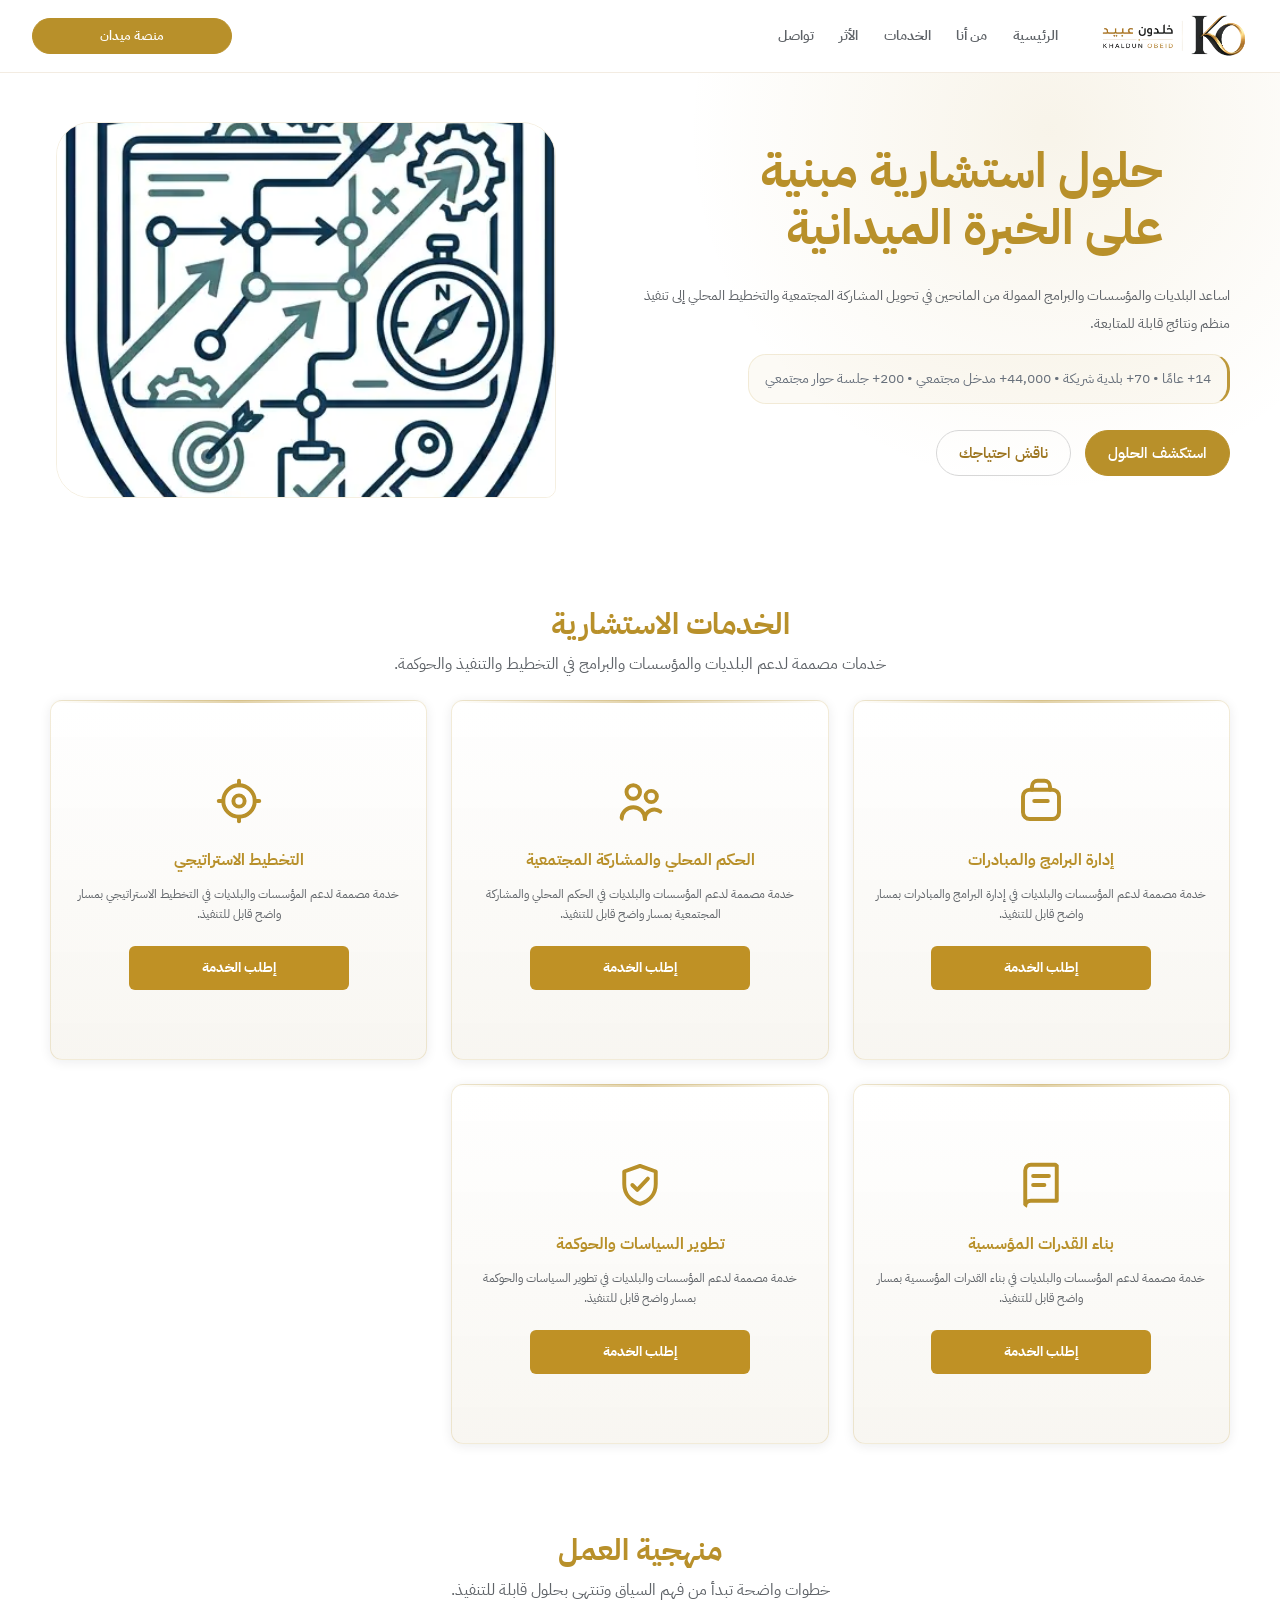
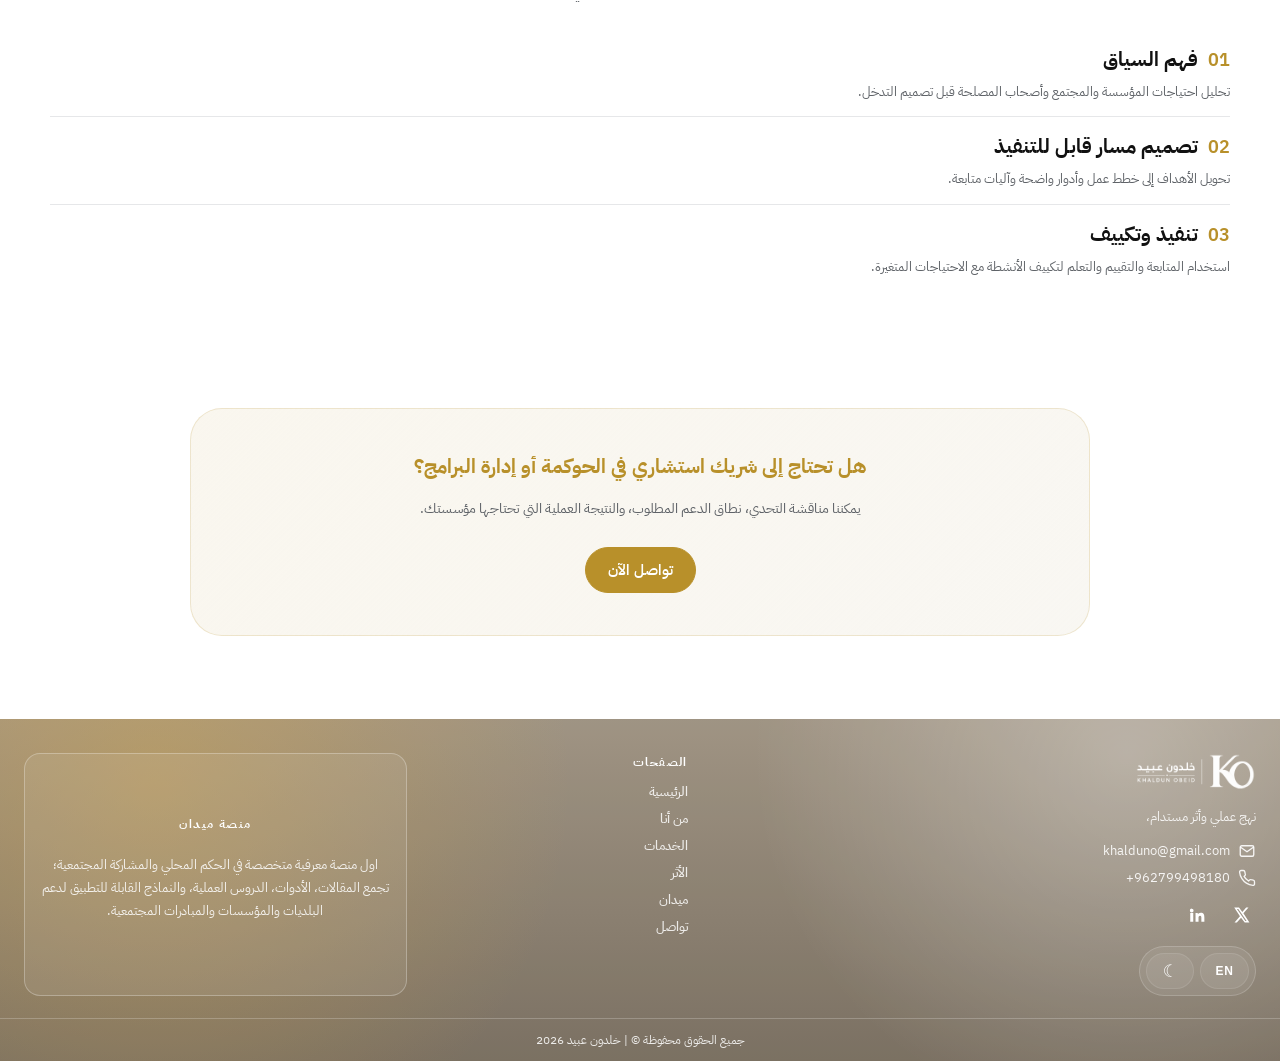
<file: services/index.html>
<!DOCTYPE html>

<html dir="rtl" lang="ar"><head><meta charset="utf-8"/>
<script id="early-lang-sync">
(function(){
  var root = document.documentElement;
  var saved = '';
  try { saved = localStorage.getItem('kh_lang') || ''; } catch(e) {}
  var lang = (saved === 'en' || saved === 'ar') ? saved : 'ar';
  root.setAttribute('lang', lang);
  root.setAttribute('dir', lang === 'ar' ? 'rtl' : 'ltr');
})();

</script><meta content="width=device-width,initial-scale=1" name="viewport"/><title>Services | Local Governance &amp; Program Management Consulting</title><meta content="Consulting services in program management, local governance, civic engagement, strategic planning, institutional capacity building, and policy/governance support." name="description"/><link href="https://khaldunobeid.com/services/" rel="canonical"/><meta content="website" property="og:type"/><meta content="https://khaldunobeid.com/services/" property="og:url"/><meta content="Services | Khaldun Obeid" property="og:title"/><meta content="Consulting services in program management, local governance, civic engagement, strategic planning, and institutional capacity building." property="og:description"/><meta content="https://khaldunobeid.com/shared/brand/og/main-og-cover.png" property="og:image"/><meta content="1200" property="og:image:width"/><meta content="630" property="og:image:height"/><meta content="summary_large_image" name="twitter:card"/><meta content="Services | Khaldun Obeid" name="twitter:title"/><meta content="Consulting services in program management, local governance, civic engagement, strategic planning, and institutional capacity building." name="twitter:description"/><meta content="https://khaldunobeid.com/shared/brand/og/main-og-cover.png" name="twitter:image"/><link rel="preload" href="/shared/brand/logo/header/ko-logo-ltr-header-transparent.webp" as="image" fetchpriority="high"/>

<!-- Critical CSS -->
<link href="/shared/css/system/main.css" rel="stylesheet"/>
<link href="/shared/css/pages/services.css" rel="stylesheet"/>

<!-- Non-critical CSS -->
<link rel="preload" href="/shared/css/system/09-typography-lock.css" as="style" onload="this.onload=null;this.rel='stylesheet'"/>
<noscript><link href="/shared/css/system/09-typography-lock.css" rel="stylesheet"/></noscript>

<link rel="preload" href="/shared/css/system/typography-overrides.css" as="style" onload="this.onload=null;this.rel='stylesheet'"/>
<noscript><link href="/shared/css/system/typography-overrides.css" rel="stylesheet"/></noscript>

<link rel="preload" href="/shared/css/system/10-mobile-only-fixes.css" as="style" onload="this.onload=null;this.rel='stylesheet'"/>
<noscript><link href="/shared/css/system/10-mobile-only-fixes.css" rel="stylesheet"/></noscript>

<link rel="preload" href="/shared/css/system/11-mobile-typography.css" as="style" onload="this.onload=null;this.rel='stylesheet'"/>
<noscript><link href="/shared/css/system/11-mobile-typography.css" rel="stylesheet"/></noscript><style>

@media (max-width: 768px) {
  /* === MOBILE TYPOGRAPHY FINAL LOCK === */
  h1, .hero-title, [class*="hero"] h1, .contact-page-title,
  .home-page .home-hero h1 {
    font-size: 24px !important; line-height: 30px !important; font-weight: 700 !important;
  }
  h2, [class*="section-title"], [class*="content-title"],
  .home-section-title, .about-section-title, .impact-section-title,
  .midan-section-title, .services-page h2, .about-mini-heading,
  .about-mini-heading span, .ko-site-cta__title {
    font-size: 18px !important; line-height: 28px !important; font-weight: 700 !important;
  }
  h3, [class*="card"] h3, [class*="item"] h3, [class*="panel"] h3,
  .home-metric-item h3, .impact-model-card h3, .about-card h3,
  .services-core-item h3, #key-metrics .home-metric-item h3 {
    font-size: 16px !important; line-height: 24px !important; font-weight: 700 !important;
  }
  p, [class*="card"] p, [class*="item"] p, [class*="panel"] p,
  .home-metric-item p, blockquote.about-quote p,
  .about-recommendations-slider .about-quote p,
  blockquote.about-quote footer,
  .about-recommendations-slider .about-quote footer {
    font-size: 12px !important; line-height: 20px !important; font-weight: 400 !important;
  }
}
</style>  <!-- Google tag (gtag.js) -->
<script async src="https://www.googletagmanager.com/gtag/js?id=G-NWVFRR2RDZ"></script>
<script>
  window.dataLayer = window.dataLayer || [];
  function gtag(){dataLayer.push(arguments);}
  gtag('js', new Date());

  gtag('config', 'G-NWVFRR2RDZ');
</script>
  </script>
</head><body data-title-ar="الخدمات | خلدون عبيد" data-title-en="Services | Khaldun Obeid"><header class="site-header"><div class="container header-inner"><a class="brand" href="/"><img alt="Khaldun Obeid logo" class="brand-logo" data-logo-ar="/shared/brand/logo/header/ko-logo-rtl-header-transparent.webp" data-logo-ar-dark="/shared/brand/logo/header/ko-logo-rtl-header-dark-transparent.webp" data-logo-en="/shared/brand/logo/header/ko-logo-ltr-header-transparent.webp" data-logo-en-dark="/shared/brand/logo/header/ko-logo-ltr-header-dark-transparent.webp" src="/shared/brand/logo/header/ko-logo-ltr-header-transparent.webp"/><span class="brand-name" data-i18n-ar="خلدون عبيد" data-i18n-en="Khaldun Obeid">Khaldun Obeid</span></a><nav class="nav"><a class="" data-i18n-ar="الرئيسية" data-i18n-en="Home" href="/">الرئيسية</a><a class="" data-i18n-ar="من أنا" data-i18n-en="About Me" href="/about/">من أنا</a><a aria-current="page" class="active" data-i18n-ar="الخدمات" data-i18n-en="Services" href="/services/">الخدمات</a><a class="" data-i18n-ar="الأثر" data-i18n-en="Impact" href="/impact/">الأثر</a><a class="" data-i18n-ar="تواصل" data-i18n-en="Contact" href="/contact/">تواصل</a></nav><div class="header-actions"><a class="btn btn-primary header-cta" data-i18n-ar="منصة ميدان" data-i18n-en="Midan Platform" href="/midan/">Midan Platform</a></div><button aria-label="Open menu" class="hamburger" data-open-menu=""><span></span><span></span><span></span></button></div></header><div class="mobile-panel"><button aria-label="Close menu" class="mobile-overlay" data-close-menu=""></button><aside class="mobile-sidebar"><div class="mobile-head"><a class="brand" href="/"><img alt="Khaldun Obeid logo" class="brand-logo" data-logo-ar="/shared/brand/logo/header/ko-logo-rtl-header-transparent.webp" data-logo-ar-dark="/shared/brand/logo/header/ko-logo-rtl-header-dark-transparent.webp" data-logo-en="/shared/brand/logo/header/ko-logo-ltr-header-transparent.webp" data-logo-en-dark="/shared/brand/logo/header/ko-logo-ltr-header-dark-transparent.webp" src="/shared/brand/logo/header/ko-logo-ltr-header-transparent.webp"/><span class="brand-name" data-i18n-ar="خلدون عبيد" data-i18n-en="Khaldun Obeid">Khaldun Obeid</span></a><button class="close-btn" data-close-menu="">×</button></div><nav class="mobile-nav"><a class="" data-i18n-ar="الرئيسية" data-i18n-en="Home" href="/">الرئيسية</a><a class="" data-i18n-ar="من أنا" data-i18n-en="About Me" href="/about/">من أنا</a><a aria-current="page" class="active" data-i18n-ar="الخدمات" data-i18n-en="Services" href="/services/">الخدمات</a><a class="" data-i18n-ar="الأثر" data-i18n-en="Impact" href="/impact/">الأثر</a><a class="" data-i18n-ar="تواصل" data-i18n-en="Contact" href="/contact/">تواصل</a></nav><div class="mobile-actions"><div class="mobile-tools"><button class="mobile-tool" data-lang-toggle="" type="button"></button><button class="mobile-tool" data-theme-toggle="" type="button"></button></div><a class="btn btn-primary" data-i18n-ar="منصة ميدان" data-i18n-en="Midan Platform" href="/midan/">Midan Platform</a></div></aside></div><main class="services-page" data-page="services">
<section class="services-hero services-hero-final"><div class="services-container services-hero-final-grid"><div class="services-hero-copy reveal"><h1 class="services-hero-title-v29" data-i18n-ar="حلول استشارية مبنية على الخبرة الميدانية" data-i18n-en="Field-Tested Consulting Solutions"><span>حلول استشارية مبنية</span><span>على الخبرة الميدانية</span></h1><p data-i18n-ar="اساعد البلديات والمؤسسات والبرامج الممولة من المانحين في تحويل المشاركة المجتمعية والتخطيط المحلي إلى تنفيذ منظم ونتائج قابلة للمتابعة." data-i18n-en="I support municipalities, institutions, and donor-funded programs in turning civic engagement and local planning into structured implementation and trackable results.">اساعد البلديات والمؤسسات والبرامج الممولة من المانحين في تحويل المشاركة المجتمعية والتخطيط المحلي إلى تنفيذ منظم ونتائج قابلة للمتابعة.</p><div class="services-authority-line" data-i18n-ar="14+ عامًا • 70+ بلدية شريكة • 44,000+ مدخل مجتمعي • 200+ جلسة حوار مجتمعي " data-i18n-en="14+ years   •   70+ municipalities   •   44,000+ community inputs  • ">14+ عامًا • 70+ بلدية شريكة • 44,000+ مدخل مجتمعي • 200+ جلسة حوار مجتمعي </div><div class="services-actions"><a class="services-btn services-btn-primary" data-i18n-ar="استكشف الحلول" data-i18n-en="Explore Solutions" href="#core-services">استكشف الحلول</a><a class="services-btn services-btn-secondary" data-i18n-ar="ناقش احتياجك" data-i18n-en="Discuss Your Need" href="/contact/#contact-form">ناقش احتياجك</a></div></div><div class="services-hero-media reveal"><img alt="Field engagement" src="/shared/images/activities/service-01.webp" loading="lasy"/></div></div></section><section class="services-section services-core" id="core-services"><div class="services-container"><div class="services-section-head reveal"><h2 data-i18n-ar="الخدمات الاستشارية" data-i18n-en="Consulting Services">الخدمات الاستشارية</h2><p class="mobile-section-desc" data-i18n-ar="خدمات مصممة لدعم البلديات والمؤسسات والبرامج في التخطيط والتنفيذ والحوكمة." data-i18n-en="Services designed to support municipalities, institutions, and programs in planning, implementation, and governance.">خدمات مصممة لدعم البلديات والمؤسسات والبرامج في التخطيط والتنفيذ والحوكمة.</p></div><div class="services-core-grid">
<article class="services-core-item ko-service-card-new reveal">
  <div class="ko-service-card">
    <div class="ko-service-icon" aria-hidden="true"><svg aria-hidden="true" class="services-core-icon" viewbox="0 0 24 24"><path d="M8 7V5.5A2.5 2.5 0 0 1 10.5 3h3A2.5 2.5 0 0 1 16 5.5V7"></path><rect height="13" rx="3" width="16" x="4" y="7"></rect><path d="M9 12h6"></path></svg></div>
    <h3 data-i18n-ar="إدارة البرامج والمبادرات" data-i18n-en="Program and Initiative Management">إدارة البرامج والمبادرات</h3>
    <p data-i18n-ar="خدمة مصممة لدعم المؤسسات والبلديات في إدارة البرامج والمبادرات بمسار واضح قابل للتنفيذ." data-i18n-en="A service designed to support institutions and municipalities in managing programs and initiatives through a clear, actionable path.">خدمة مصممة لدعم المؤسسات والبلديات في إدارة البرامج والمبادرات بمسار واضح قابل للتنفيذ.</p>
    <a class="ko-service-request" href="https://wa.me/962799498180" target="_blank" rel="noopener" data-i18n-ar="إطلب الخدمة" data-i18n-en="Request Service">إطلب الخدمة</a>
  </div>
</article>
<article class="services-core-item ko-service-card-new reveal">
  <div class="ko-service-card">
    <div class="ko-service-icon" aria-hidden="true"><svg aria-hidden="true" class="services-core-icon" viewbox="0 0 24 24"><circle cx="9" cy="8" r="3"></circle><circle cx="17" cy="10" r="2.5"></circle><path d="M3.8 20a5.2 5.2 0 0 1 10.4 0"></path><path d="M14.2 20a4.2 4.2 0 0 1 6.8-3.3"></path></svg></div>
    <h3 data-i18n-ar="الحكم المحلي والمشاركة المجتمعية" data-i18n-en="Local Governance and Community Engagement">الحكم المحلي والمشاركة المجتمعية</h3>
    <p data-i18n-ar="خدمة مصممة لدعم المؤسسات والبلديات في الحكم المحلي والمشاركة المجتمعية بمسار واضح قابل للتنفيذ." data-i18n-en="Support for municipalities and institutions in strengthening local governance and community engagement through practical implementation.">خدمة مصممة لدعم المؤسسات والبلديات في الحكم المحلي والمشاركة المجتمعية بمسار واضح قابل للتنفيذ.</p>
    <a class="ko-service-request" href="https://wa.me/962799498180" target="_blank" rel="noopener" data-i18n-ar="إطلب الخدمة" data-i18n-en="Request Service">إطلب الخدمة</a>
  </div>
</article>
<article class="services-core-item ko-service-card-new reveal">
  <div class="ko-service-card">
    <div class="ko-service-icon" aria-hidden="true"><svg aria-hidden="true" class="services-core-icon" viewbox="0 0 24 24"><circle cx="12" cy="12" r="7"></circle><circle cx="12" cy="12" r="2.5"></circle><path d="M12 5V3"></path><path d="M12 21v-2"></path><path d="M5 12H3"></path><path d="M21 12h-2"></path></svg></div>
    <h3 data-i18n-ar="التخطيط الاستراتيجي" data-i18n-en="Strategic Planning">التخطيط الاستراتيجي</h3>
    <p data-i18n-ar="خدمة مصممة لدعم المؤسسات والبلديات في التخطيط الاستراتيجي بمسار واضح قابل للتنفيذ." data-i18n-en="A service designed to support institutions and municipalities in strategic planning through a clear, actionable path.">خدمة مصممة لدعم المؤسسات والبلديات في التخطيط الاستراتيجي بمسار واضح قابل للتنفيذ.</p>
    <a class="ko-service-request" href="https://wa.me/962799498180" target="_blank" rel="noopener" data-i18n-ar="إطلب الخدمة" data-i18n-en="Request Service">إطلب الخدمة</a>
  </div>
</article>
<article class="services-core-item ko-service-card-new reveal">
  <div class="ko-service-card">
    <div class="ko-service-icon" aria-hidden="true"><svg aria-hidden="true" class="services-core-icon" viewbox="0 0 24 24"><path d="M5 5.5A2.5 2.5 0 0 1 7.5 3H19v16H7.5A2.5 2.5 0 0 0 5 21.5z"></path><path d="M8.5 8h7"></path><path d="M8.5 12h5"></path></svg></div>
    <h3 data-i18n-ar="بناء القدرات المؤسسية" data-i18n-en="Institutional Capacity Building">بناء القدرات المؤسسية</h3>
    <p data-i18n-ar="خدمة مصممة لدعم المؤسسات والبلديات في بناء القدرات المؤسسية بمسار واضح قابل للتنفيذ." data-i18n-en="A service designed to support institutions and municipalities in institutional capacity building through a clear implementation path.">خدمة مصممة لدعم المؤسسات والبلديات في بناء القدرات المؤسسية بمسار واضح قابل للتنفيذ.</p>
    <a class="ko-service-request" href="https://wa.me/962799498180" target="_blank" rel="noopener" data-i18n-ar="إطلب الخدمة" data-i18n-en="Request Service">إطلب الخدمة</a>
  </div>
</article>
<article class="services-core-item ko-service-card-new reveal">
  <div class="ko-service-card">
    <div class="ko-service-icon" aria-hidden="true"><svg aria-hidden="true" class="services-core-icon" viewbox="0 0 24 24"><path d="M12 3.5 19 6v5.5c0 4.6-2.9 7.6-7 8.9-4.1-1.3-7-4.3-7-8.9V6z"></path><path d="m8.6 12 2.2 2.2 4.7-5"></path></svg></div>
    <h3 data-i18n-ar="تطوير السياسات والحوكمة" data-i18n-en="Policy Development and Governance">تطوير السياسات والحوكمة</h3>
    <p data-i18n-ar="خدمة مصممة لدعم المؤسسات والبلديات في تطوير السياسات والحوكمة بمسار واضح قابل للتنفيذ." data-i18n-en="A service designed to support institutions and municipalities in policy development and governance through a practical framework.">خدمة مصممة لدعم المؤسسات والبلديات في تطوير السياسات والحوكمة بمسار واضح قابل للتنفيذ.</p>
    <a class="ko-service-request" href="https://wa.me/962799498180" target="_blank" rel="noopener" data-i18n-ar="إطلب الخدمة" data-i18n-en="Request Service">إطلب الخدمة</a>
  </div>
</article>
</div></div></section><section class="services-section services-approach" id="services-approach"><div class="services-container"><div class="services-section-head reveal"><h2 data-i18n-ar="منهجية العمل" data-i18n-en="My work Approach">منهجية العمل</h2><p class="mobile-section-desc" data-i18n-ar="خطوات واضحة تبدأ من فهم السياق وتنتهي بحلول قابلة للتنفيذ." data-i18n-en="A clear process that starts with understanding the context and ends with actionable, measurable solutions.">خطوات واضحة تبدأ من فهم السياق وتنتهي بحلول قابلة للتنفيذ.</p></div><div class="services-approach-grid"><article class="services-approach-step reveal"><div class="services-step-head"><span>01</span><h3 data-i18n-ar="فهم السياق" data-i18n-en="Understand the Context">فهم السياق</h3></div><p data-i18n-ar="تحليل احتياجات المؤسسة والمجتمع وأصحاب المصلحة قبل تصميم التدخل." data-i18n-en="Analyze institutional, community, and stakeholder needs before designing the intervention.">تحليل احتياجات المؤسسة والمجتمع وأصحاب المصلحة قبل تصميم التدخل.</p></article><article class="services-approach-step reveal"><div class="services-step-head"><span>02</span><h3 data-i18n-ar="تصميم مسار قابل للتنفيذ" data-i18n-en="Design an Actionable Path">تصميم مسار قابل للتنفيذ</h3></div><p data-i18n-ar="تحويل الأهداف إلى خطط عمل وأدوار واضحة وآليات متابعة." data-i18n-en="Turn goals into work plans, clear roles, and follow-up mechanisms.">تحويل الأهداف إلى خطط عمل وأدوار واضحة وآليات متابعة.</p></article><article class="services-approach-step reveal"><div class="services-step-head"><span>03</span><h3 data-i18n-ar="تنفيذ وتكييف" data-i18n-en="Implement and Adapt">تنفيذ وتكييف</h3></div><p data-i18n-ar="استخدام المتابعة والتقييم والتعلم لتكييف الأنشطة مع الاحتياجات المتغيرة." data-i18n-en="Use MEL to adapt activities to evolving needs.">استخدام المتابعة والتقييم والتعلم لتكييف الأنشطة مع الاحتياجات المتغيرة.</p></article></div></div></section><section class="services-section services-cta-section"><div class="services-container"><div class="services-cta reveal"><h2 data-i18n-ar="هل تحتاج إلى شريك استشاري في الحوكمة أو إدارة البرامج؟" data-i18n-en="Need a Consulting Partner in Governance or Program Management?">هل تحتاج إلى شريك استشاري في الحوكمة أو إدارة البرامج؟</h2><p data-i18n-ar="يمكننا مناقشة التحدي، نطاق الدعم المطلوب، والنتيجة العملية التي تحتاجها مؤسستك." data-i18n-en="We can discuss the challenge, the scope of support required, and the practical result your institution needs.">يمكننا مناقشة التحدي، نطاق الدعم المطلوب، والنتيجة العملية التي تحتاجها مؤسستك.</p><a class="services-btn services-btn-primary" data-i18n-ar="تواصل الآن" data-i18n-en="Contact Now" href="/contact/#contact-form">تواصل الآن</a></div></div></section></main>
<footer class="site-footer"><div class="container footer-grid"><section><div class="footer-brand"><img alt="Khaldun Obeid logo" class="brand-logo footer-logo" data-logo-ar="/shared/brand/logo/header/ko-logo-rtl-header-transparent.webp" data-logo-ar-dark="/shared/brand/logo/header/ko-logo-rtl-header-dark-transparent.webp" data-logo-en="/shared/brand/logo/header/ko-logo-ltr-header-transparent.webp" data-logo-en-dark="/shared/brand/logo/header/ko-logo-ltr-header-dark-transparent.webp" src="/shared/brand/logo/header/ko-logo-ltr-header-dark-transparent.webp" width="224" height="70" loading="lazy"/><span class="brand-name" data-i18n-ar="خلدون عبيد" data-i18n-en="Khaldun Obeid">Khaldun Obeid</span></div><p class="footer-desc" data-i18n-ar="نهج عملي وأثر مستدام،" data-i18n-en="Practical Approach and Sustainable Impact.">Practical Approach and Sustainable Impact.</p><div class="contact-list"><a class="inline-icon" href="mailto:khalduno@gmail.com"><svg fill="none" stroke="currentColor" stroke-linecap="round" stroke-linejoin="round" stroke-width="1.8" viewbox="0 0 24 24"><rect height="14" rx="2" width="18" x="3" y="5"></rect><path d="m3.5 7 8.5 6 8.5-6"></path></svg>khalduno@gmail.com</a><a class="inline-icon" href="tel:+962799498180"><svg fill="none" stroke="currentColor" stroke-linecap="round" stroke-linejoin="round" stroke-width="1.8" viewbox="0 0 24 24"><path d="M22 16.92v3a2 2 0 0 1-2.18 2 19.8 19.8 0 0 1-8.63-3.07 19.5 19.5 0 0 1-6-6A19.8 19.8 0 0 1 2.12 4.18 2 2 0 0 1 4.11 2h3a2 2 0 0 1 2 1.72c.13.96.35 1.9.66 2.81a2 2 0 0 1-.45 2.11L8.05 9.91a16 16 0 0 0 6.04 6.04l1.27-1.27a2 2 0 0 1 2.11-.45c.91.31 1.85.53 2.81.66A2 2 0 0 1 22 16.92Z"></path></svg><span class="phone-number" dir="ltr">+962799498180</span></a></div><div class="social"><a aria-label="X" href="https://x.com/KhaldunObeid" rel="noopener noreferrer" target="_blank"><svg fill="currentColor" viewbox="0 0 24 24"><path d="M18.9 2H22l-6.78 7.75L23.2 22h-6.25l-4.9-6.4L6.45 22H3.35l7.25-8.28L2.95 2h6.4l4.42 5.85L18.9 2Zm-1.1 17.85h1.72L8.4 4.04H6.56l11.24 15.8Z"></path></svg></a><a aria-label="LinkedIn" class="linkedin-link" href="https://www.linkedin.com/in/khaldunobeid" rel="noopener noreferrer" target="_blank"><svg fill="currentColor" viewbox="0 0 24 24"><path d="M4.98 3.5a2.5 2.5 0 1 1-.02 5 2.5 2.5 0 0 1 .02-5ZM3 9.35h4v11.8H3V9.35Zm6.25 0h3.83v1.61h.05c.54-.96 1.86-1.98 3.83-1.98 4.1 0 4.86 2.7 4.86 6.2v5.97h-4v-5.3c0-1.26-.02-2.88-1.75-2.88-1.76 0-2.03 1.37-2.03 2.79v5.39h-4V9.35Z"></path></svg></a></div><div class="footer-tools"><button class="footer-tool" data-lang-toggle=""></button><button class="footer-tool" data-theme-toggle=""></button></div></section><section><h3 class="footer-title" data-i18n-ar="الصفحات" data-i18n-en="Pages">Pages</h3><ul class="footer-links"><li><a data-i18n-ar="الرئيسية" data-i18n-en="Home" href="/">Home</a></li><li><a data-i18n-ar="من أنا" data-i18n-en="About" href="/about/">About</a></li><li><a data-i18n-ar="الخدمات" data-i18n-en="Services" href="/services/">Services</a></li><li><a data-i18n-ar="الأثر" data-i18n-en="Impact" href="/impact/">Impact</a></li><li><a data-i18n-ar="ميدان" data-i18n-en="Midan" href="/midan/">Midan</a></li><li><a data-i18n-ar="تواصل" data-i18n-en="Contact" href="/contact/">Contact</a></li></ul></section><a aria-label="منصة ميدان" class="midan-box" href="/midan/"><h3 class="footer-title" data-i18n-ar="منصة ميدان" data-i18n-en="Midan Platform">منصة ميدان</h3><p class="footer-desc" data-i18n-ar="اول منصة معرفية متخصصة في الحكم المحلي والمشاركة المجتمعية؛ تجمع المقالات، الأدوات، الدروس العملية، والنماذج القابلة للتطبيق لدعم البلديات والمؤسسات والمبادرات المجتمعية." data-i18n-en="The first specialized knowledge platform in local governance and community engagement; it brings together articles, tools, practical lessons, and applicable templates to support municipalities, institutions, and community initiatives.">اول منصة معرفية متخصصة في الحكم المحلي والمشاركة المجتمعية؛ تجمع المقالات، الأدوات، الدروس العملية، والنماذج القابلة للتطبيق لدعم البلديات والمؤسسات والمبادرات المجتمعية.</p></a></div><div class="footer-bottom" data-i18n-ar="جميع الحقوق محفوظة © | خلدون عبيد 2026" data-i18n-en="All rights reserved © | Khaldun Obeid 2026">All rights reserved © | Khaldun Obeid 2026</div></footer><script src="/shared/js/main.js" type="module"></script><script defer="True" src="/shared/js/mobile-only-fixes.js"></script>
<style id="ko-v22-services-final-rebuild">
/* V22: final rebuild. One simple service card. No flip. Desktop + mobile. */
.services-page #core-services .services-core-grid,
.services-page .services-core-grid{
  display:grid !important;
  grid-template-columns:repeat(3,minmax(0,1fr)) !important;
  gap:24px !important;
  align-items:stretch !important;
  overflow:visible !important;
}
.services-page #core-services .ko-service-card-new,
.services-page .ko-service-card-new{
  display:block !important;
  height:auto !important;
  min-height:0 !important;
  padding:0 !important;
  margin:0 !important;
  border:0 !important;
  background:transparent !important;
  box-shadow:none !important;
  overflow:visible !important;
  transform:none !important;
  perspective:none !important;
}
.services-page #core-services .ko-service-card,
.services-page .ko-service-card{
  height:100% !important;
  min-height:420px !important;
  box-sizing:border-box !important;
  padding:42px 30px 30px !important;
  border:1px solid rgba(17,24,39,.12) !important;
  border-radius:12px !important;
  background:#fff !important;
  box-shadow:0 2px 12px rgba(17,24,39,.08) !important;
  display:flex !important;
  flex-direction:column !important;
  align-items:center !important;
  justify-content:flex-start !important;
  text-align:center !important;
  overflow:visible !important;
}
.services-page #core-services .ko-service-icon,
.services-page .ko-service-icon{
  width:96px !important;
  height:96px !important;
  margin:0 0 28px !important;
  display:flex !important;
  align-items:center !important;
  justify-content:center !important;
  color:#bf9125 !important;
  flex:0 0 auto !important;
}
.services-page #core-services .ko-service-icon svg,
.services-page .ko-service-icon svg{
  width:88px !important;
  height:88px !important;
  display:block !important;
  fill:none !important;
  stroke:currentColor !important;
  stroke-width:1.8 !important;
  stroke-linecap:round !important;
  stroke-linejoin:round !important;
}
.services-page #core-services .ko-service-card h3,
.services-page .ko-service-card h3{
  margin:0 0 20px !important;
  padding:0 !important;
  color:#bf9125 !important;
  font-size:24px !important;
  line-height:34px !important;
  font-weight:700 !important;
  text-align:center !important;
}
.services-page #core-services .ko-service-card p,
.services-page .ko-service-card p{
  margin:0 0 30px !important;
  padding:0 !important;
  color:#626975 !important;
  font-size:18px !important;
  line-height:32px !important;
  font-weight:400 !important;
  text-align:center !important;
  flex:1 1 auto !important;
}
.services-page #core-services .ko-service-request,
.services-page .ko-service-request{
  width:min(100%,260px) !important;
  height:58px !important;
  min-height:58px !important;
  border-radius:6px !important;
  border:0 !important;
  background:#bf9125 !important;
  color:#fff !important;
  display:inline-flex !important;
  align-items:center !important;
  justify-content:center !important;
  text-decoration:none !important;
  font-size:20px !important;
  line-height:1 !important;
  font-weight:700 !important;
  margin:auto auto 0 !important;
  padding:0 28px !important;
  box-shadow:none !important;
}
@media (max-width:1024px){
  .services-page #core-services .services-core-grid,
  .services-page .services-core-grid{grid-template-columns:repeat(2,minmax(0,1fr)) !important;}
}
@media (max-width:767px){
  .services-page #core-services .services-core-grid,
  .services-page .services-core-grid{
    grid-template-columns:1fr !important;
    gap:18px !important;
  }
  .services-page #core-services .ko-service-card,
  .services-page .ko-service-card{
    min-height:0 !important;
    padding:34px 22px 26px !important;
    border-radius:10px !important;
  }
  .services-page #core-services .ko-service-icon,
  .services-page .ko-service-icon{
    width:92px !important;
    height:92px !important;
    margin-bottom:24px !important;
  }
  .services-page #core-services .ko-service-icon svg,
  .services-page .ko-service-icon svg{
    width:84px !important;
    height:84px !important;
  }
  .services-page #core-services .ko-service-card h3,
  .services-page .ko-service-card h3{
    font-size:22px !important;
    line-height:32px !important;
    margin-bottom:18px !important;
  }
  .services-page #core-services .ko-service-card p,
  .services-page .ko-service-card p{
    font-size:16px !important;
    line-height:28px !important;
    margin-bottom:28px !important;
  }
  .services-page #core-services .ko-service-request,
  .services-page .ko-service-request{
    width:min(100%,220px) !important;
    height:52px !important;
    min-height:52px !important;
    font-size:18px !important;
  }
}
</style>

<style id="ko-v23-service-card-type-scale">
/* V23: match service-card typography with the rest of the site + smaller centered icon */
.services-page #core-services .ko-service-card,
.services-page .ko-service-card{
  min-height:320px !important;
  padding:30px 24px 24px !important;
}

.services-page #core-services .ko-service-icon,
.services-page .ko-service-icon{
  width:64px !important;
  height:64px !important;
  min-width:64px !important;
  min-height:64px !important;
  margin:0 0 18px !important;
  display:flex !important;
  align-items:center !important;
  justify-content:center !important;
  color:#bf9125 !important;
}

.services-page #core-services .ko-service-icon svg,
.services-page .ko-service-icon svg{
  width:52px !important;
  height:52px !important;
  display:block !important;
  margin:auto !important;
  stroke:currentColor !important;
  stroke-width:1.75 !important;
  stroke-linecap:round !important;
  stroke-linejoin:round !important;
  fill:none !important;
}

.services-page #core-services .ko-service-card h3,
.services-page .ko-service-card h3{
  font-size:16px !important;
  line-height:24px !important;
  font-weight:700 !important;
  margin:0 0 12px !important;
  color:#bf9125 !important;
}

.services-page #core-services .ko-service-card p,
.services-page .ko-service-card p{
  font-size:12px !important;
  line-height:20px !important;
  font-weight:400 !important;
  margin:0 0 20px !important;
  color:#626975 !important;
}

.services-page #core-services .ko-service-request,
.services-page .ko-service-request{
  width:min(100%,220px) !important;
  height:44px !important;
  min-height:44px !important;
  font-size:14px !important;
  line-height:20px !important;
  font-weight:700 !important;
  padding:0 20px !important;
}

@media (max-width:767px){
  .services-page #core-services .ko-service-card,
  .services-page .ko-service-card{
    min-height:0 !important;
    padding:28px 20px 22px !important;
  }

  .services-page #core-services .ko-service-icon,
  .services-page .ko-service-icon{
    width:60px !important;
    height:60px !important;
    min-width:60px !important;
    min-height:60px !important;
    margin-bottom:16px !important;
  }

  .services-page #core-services .ko-service-icon svg,
  .services-page .ko-service-icon svg{
    width:48px !important;
    height:48px !important;
  }

  .services-page #core-services .ko-service-card h3,
  .services-page .ko-service-card h3{
    font-size:16px !important;
    line-height:24px !important;
    margin-bottom:12px !important;
  }

  .services-page #core-services .ko-service-card p,
  .services-page .ko-service-card p{
    font-size:12px !important;
    line-height:20px !important;
    margin-bottom:20px !important;
  }

  .services-page #core-services .ko-service-request,
  .services-page .ko-service-request{
    width:min(100%,210px) !important;
    height:42px !important;
    min-height:42px !important;
    font-size:14px !important;
  }
}
</style>

<style id="ko-v24-service-card-polish">
/* V24: no icon background, slightly taller cards, WhatsApp button text kept as service CTA */
.services-page #core-services .ko-service-card,
.services-page .ko-service-card{
  min-height:350px !important;
  padding-top:34px !important;
  padding-bottom:26px !important;
}

.services-page #core-services .ko-service-icon,
.services-page .ko-service-icon{
  width:62px !important;
  height:62px !important;
  min-width:62px !important;
  min-height:62px !important;
  margin:0 0 20px !important;
  background:transparent !important;
  border:0 !important;
  box-shadow:none !important;
  border-radius:0 !important;
  display:flex !important;
  align-items:center !important;
  justify-content:center !important;
  color:#bf9125 !important;
}

.services-page #core-services .ko-service-icon svg,
.services-page .ko-service-icon svg{
  width:54px !important;
  height:54px !important;
  margin:auto !important;
}

.services-page #core-services .ko-service-card h3,
.services-page .ko-service-card h3{
  font-size:16px !important;
  line-height:24px !important;
  margin-bottom:14px !important;
}

.services-page #core-services .ko-service-card p,
.services-page .ko-service-card p{
  font-size:12px !important;
  line-height:20px !important;
  margin-bottom:24px !important;
}

.services-page #core-services .ko-service-request,
.services-page .ko-service-request{
  width:min(100%,220px) !important;
  height:44px !important;
  min-height:44px !important;
  font-size:14px !important;
  line-height:20px !important;
}

@media (max-width:767px){
  .services-page #core-services .ko-service-card,
  .services-page .ko-service-card{
    min-height:340px !important;
    padding:30px 20px 24px !important;
  }

  .services-page #core-services .ko-service-icon,
  .services-page .ko-service-icon{
    width:58px !important;
    height:58px !important;
    min-width:58px !important;
    min-height:58px !important;
    margin-bottom:18px !important;
  }

  .services-page #core-services .ko-service-icon svg,
  .services-page .ko-service-icon svg{
    width:50px !important;
    height:50px !important;
  }
}
</style>

<style id="ko-v25-card-centering">
/* Force true vertical centering and remove icon backgrounds */
.services-page .ko-service-card{
  min-height:380px !important;
  display:flex !important;
  flex-direction:column !important;
  justify-content:center !important;
  align-items:center !important;
  text-align:center !important;
}

.services-page .ko-service-icon,
.services-page .ko-service-icon *,
.services-page .ko-service-icon::before,
.services-page .ko-service-icon::after{
  background:transparent !important;
  box-shadow:none !important;
  border:none !important;
}

.services-page .ko-service-icon svg circle,
.services-page .ko-service-icon svg rect,
.services-page .ko-service-icon svg ellipse{
  fill:none !important;
}

.services-page .ko-service-card h3{
  margin:14px 0 10px !important;
}

.services-page .ko-service-card p{
  flex:none !important;
  margin:0 0 22px !important;
}

.services-page .ko-service-request{
  margin:0 auto !important;
}

@media (max-width:767px){
  .services-page .ko-service-card{
    min-height:340px !important;
  }
}
</style>

<style id="ko-v26-card-true-center">
.services-page #core-services .ko-service-card,
.services-page .ko-service-card{
  min-height:360px !important;
  height:auto !important;
  padding:30px 22px !important;
  display:flex !important;
  flex-direction:column !important;
  align-items:center !important;
  justify-content:center !important;
  text-align:center !important;
}

.services-page #core-services .ko-service-icon,
.services-page .ko-service-icon{
  flex:0 0 auto !important;
  margin:0 0 16px !important;
  background:transparent !important;
  border:0 !important;
  box-shadow:none !important;
}

.services-page #core-services .ko-service-card h3,
.services-page .ko-service-card h3{
  flex:0 0 auto !important;
  margin:0 0 12px !important;
}

.services-page #core-services .ko-service-card p,
.services-page .ko-service-card p{
  flex:0 0 auto !important;
  margin:0 0 22px !important;
}

.services-page #core-services .ko-service-request,
.services-page .ko-service-request{
  flex:0 0 auto !important;
  margin:0 auto !important;
}

@media (max-width:767px){
  .services-page #core-services .ko-service-card,
  .services-page .ko-service-card{
    min-height:330px !important;
    padding:28px 20px !important;
  }
}
</style>
<style id="ko-v28-requested-fixes">
@media (max-width:767px){
html[lang="ar"] .home-hero-content,html[dir="rtl"] .home-hero-content{order:1!important;}
html[lang="ar"] .home-hero-image,html[dir="rtl"] .home-hero-image,html[lang="ar"] .home-hero-portrait,html[dir="rtl"] .home-hero-portrait{order:2!important;}
.about-page .hero h1,.about-page .hero p,.about-hero h1,.about-hero p{text-align:center!important;margin-inline:auto!important;}
}
@media (min-width:768px){
.about-page .about-actions,.about-page .hero-actions{order:1!important;}
.about-page .about-biography-text,.about-page .hero-description{order:2!important;}
}
@media (min-width:1024px){
.services-page h1{max-width:12ch!important;margin-inline:auto!important;line-height:1.2!important;}
}
.contact-page h1{color:#bf9125!important;}
.contact-page .hero-eyebrow,.contact-page .hero-kicker,.contact-page .hero-subtitle-tag,.contact-page .section-eyebrow{display:none!important;}
</style>
<style id="ko-v29-direct-fixes">
/* الرئيسية: في العربية على الموبايل النص قبل الصورة */
@media (max-width:767px){
  html[dir="rtl"] .home-page .home-hero-grid,
  body[dir="rtl"] .home-page .home-hero-grid,
  .home-page .home-hero-grid{
    display:flex !important;
    flex-direction:column !important;
  }
  html[dir="rtl"] .home-page .home-hero-copy,
  body[dir="rtl"] .home-page .home-hero-copy,
  .home-page .home-hero-copy{
    order:1 !important;
  }
  html[dir="rtl"] .home-page .home-hero-portrait,
  body[dir="rtl"] .home-page .home-hero-portrait,
  .home-page .home-hero-portrait{
    order:2 !important;
  }
}

/* من أنا: الأزرار قبل الفقرة على الكمبيوتر بعد نقلها في HTML */
@media (min-width:768px){
  .about-page .about-editorial-copy,
  .about-premium .about-editorial-copy{
    display:flex !important;
    flex-direction:column !important;
  }
  .about-page .about-editorial-copy .about-cta-row,
  .about-premium .about-editorial-copy .about-cta-row{
    order:0 !important;
    margin:0 0 22px !important;
  }
  .about-page .about-editorial-copy > p,
  .about-premium .about-editorial-copy > p{
    order:1 !important;
  }
}

/* الخدمات: عنوان الهيرو سطرين على الكمبيوتر */
@media (min-width:768px){
  .services-page .services-hero-copy h1,
  .services-page .services-hero-title-v29{
    max-width:none !important;
    width:auto !important;
    white-space:normal !important;
    text-align:inherit !important;
  }
  .services-page .services-hero-title-v29 span{
    display:block !important;
  }
}

/* تواصل: لون عنوان الهيرو وإخفاء الوسم أعلى الهيرو */
.contact-page-title,
#contact .contact-page-title,
main #contact h1.contact-page-title{
  color:#bf9125 !important;
}
#contact .eyebrow,
#contact .contact-kicker:first-child,
.contact-kicker{
  display:none !important;
}
</style>

<style id="ko-v30-layout-corrections">
/* الرئيسية: موبايل عربي — النص أولاً ثم الصورة مباشرة، بدون نزول زائد */
@media (max-width:767px){
  html[dir="rtl"] .home-page .home-hero-grid,
  body[dir="rtl"] .home-page .home-hero-grid{
    display:flex !important;
    flex-direction:column !important;
    align-items:center !important;
    justify-content:flex-start !important;
    gap:18px !important;
  }

  html[dir="rtl"] .home-page .home-hero-copy,
  body[dir="rtl"] .home-page .home-hero-copy{
    order:1 !important;
    margin-bottom:0 !important;
  }

  html[dir="rtl"] .home-page .home-hero-portrait,
  body[dir="rtl"] .home-page .home-hero-portrait{
    order:2 !important;
    margin-top:0 !important;
    padding-top:0 !important;
  }

  html[dir="rtl"] .home-page .home-hero-portrait img,
  body[dir="rtl"] .home-page .home-hero-portrait img{
    max-height:260px !important;
    width:auto !important;
    margin:0 auto !important;
    object-fit:contain !important;
  }
}

/* من أنا: الموبايل يرجع كما كان — الأزرار تحت الصورة */
@media (max-width:767px){
  .about-premium .about-biography-portrait .about-cta-row{
    display:flex !important;
  }

  .about-premium .about-editorial-copy .about-cta-row-desktop{
    display:none !important;
  }
}

/* من أنا: الكمبيوتر — نسخة الأزرار داخل النص قبل الفقرة، والأزرار الأصلية تحت الصورة مخفية */
@media (min-width:768px){
  .about-premium .about-biography-portrait > .about-cta-row{
    display:none !important;
  }

  .about-premium .about-editorial-copy{
    display:block !important;
  }

  .about-premium .about-editorial-copy .about-cta-row-desktop{
    display:flex !important;
    justify-content:center !important;
    gap:14px !important;
    margin:0 auto 22px !important;
  }
}

/* الخدمات: عنوان الهيرو سطرين على الكمبيوتر فقط */
@media (min-width:1024px){
  .services-page .services-hero-copy h1{
    max-width:620px !important;
    text-align:inherit !important;
    line-height:1.18 !important;
  }
  .services-page .services-hero-title-v29 span{
    display:block !important;
  }
}

/* تواصل: لون العنوان وإخفاء الوسم أعلى الهيرو */
.contact-page-title,
#contact .contact-page-title,
main #contact h1.contact-page-title{
  color:#bf9125 !important;
}

#contact .eyebrow,
#contact .section-head .eyebrow,
main #contact .eyebrow.reveal{
  display:none !important;
}
</style>

<style id="ko-v31-home-about-fixes">
/* من أنا - الكمبيوتر: توسيط الأزرار في وسط الشاشة */
@media (min-width:768px){
  .about-premium .about-editorial-copy .about-cta-row-desktop,
  .about-page .about-editorial-copy .about-cta-row-desktop{
    width:100vw !important;
    max-width:100vw !important;
    margin-inline:calc(50% - 50vw) !important;
    display:flex !important;
    justify-content:center !important;
    align-items:center !important;
    gap:14px !important;
    text-align:center !important;
  }
}

/* الرئيسية - الموبايل فقط */
@media (max-width:767px){
  .home-page .home-hero{
    display:flex !important;
    align-items:center !important;
    justify-content:center !important;
    min-height:calc(100svh - 96px) !important;
    text-align:center !important;
  }

  html[dir="rtl"] .home-page .home-hero-grid,
  body[dir="rtl"] .home-page .home-hero-grid,
  .home-page .home-hero-grid{
    display:flex !important;
    flex-direction:column !important;
    align-items:center !important;
    justify-content:center !important;
    gap:18px !important;
    text-align:center !important;
  }

  .home-page .home-hero-copy{
    order:1 !important;
    width:100% !important;
    text-align:center !important;
    margin:0 auto !important;
  }

  .home-page .home-hero-copy h1,
  .home-page .home-hero-copy h1 span{
    text-align:center !important;
  }

  .home-page .home-lead{
    font-style:normal !important;
    font-weight:400 !important;
    font-size:18px !important;
    line-height:27px !important;
    text-align:center !important;
    margin-inline:auto !important;
    max-width:34ch !important;
  }

  .home-page .home-hero-portrait{
    order:2 !important;
    width:100% !important;
    display:flex !important;
    justify-content:center !important;
    align-items:center !important;
    margin:0 auto !important;
  }

  .home-page .home-hero-portrait img{
    content:url('/shared/images/profile/profile-mobile.webp') !important;
    max-height:300px !important;
    width:auto !important;
    max-width:82vw !important;
    object-fit:contain !important;
    object-position:center bottom !important;
    margin:0 auto !important;
  }
}
</style>

<style id="ko-v34-home-lead-only">
@media (min-width:1024px){
  .home-lead{
    font-style:normal !important;
    font-weight:400 !important;
    font-size:24px !important;
    line-height:36px !important;
  }
}
</style>

<style id="ko-v36-mobile-section-desc-desktop">
@media (min-width:1024px){
  .mobile-section-desc{
    font-style:normal !important;
    font-weight:400 !important;
    font-size:16px !important;
    line-height:24px !important;
  }
}
</style>

<style id="ko-v37-section-desc-desktop">
@media (min-width:1024px){

  .mobile-section-desc,
  .home-section-head p,
  .about-section-head p,
  .services-section-head p,
  .impact-section-head p,
  .midan-section-head p{
    font-style:normal !important;
    font-weight:400 !important;
    font-size:16px !important;
    line-height:24px !important;
  }
}
</style>

<style id="ko-final-theme-card-fixes">
@media (max-width:767px){
  .home-page #key-metrics,
  .home-page .home-metrics-band-section{
    background:var(--bg) !important;
    color:var(--text) !important;
  }
  .home-page #key-metrics .home-section-title,
  .home-page #key-metrics h2,
  .home-page .home-metrics-band-section .home-section-title{
    color:var(--gold) !important;
  }
  .home-page #key-metrics .mobile-section-desc,
  .home-page .home-metrics-band-section .mobile-section-desc{
    color:var(--muted) !important;
  }
  .home-page #key-metrics .home-metrics-band,
  .home-page .home-metrics-band-section .home-metrics-band{
    background:transparent !important;
    border-color:rgba(var(--gold-rgb),.18) !important;
  }
  .home-page #key-metrics .home-metric-item,
  .home-page .home-metrics-band-section .home-metric-item{
    background:var(--card-bg) !important;
    border:1px solid rgba(var(--gold-rgb),.18) !important;
    color:var(--text) !important;
  }
  .home-page #key-metrics .home-metric-item h3{color:var(--gold) !important;}
  .home-page #key-metrics .home-metric-item p{color:var(--muted) !important;}
}

.about-premium .about-btn-secondary,
.about-page .about-btn-secondary{
  background:transparent !important;
  color:var(--gold) !important;
  border:1px solid rgba(var(--gold-rgb),.36) !important;
}
.about-premium .about-btn-secondary:hover,
.about-page .about-btn-secondary:hover{
  background:rgba(var(--gold-rgb),.08) !important;
  color:var(--gold-dark) !important;
  border-color:rgba(var(--gold-rgb),.48) !important;
}

@media (min-width:768px){
  html[dir="rtl"] .about-premium .about-editorial-copy,
  html[dir="rtl"] .about-page .about-editorial-copy{
    display:block !important;
  }
  html[dir="rtl"] .about-premium .about-editorial-copy .about-cta-row-desktop,
  html[dir="rtl"] .about-page .about-editorial-copy .about-cta-row-desktop{
    position:static !important;
    transform:none !important;
    width:auto !important;
    max-width:none !important;
    margin:0 auto 26px !important;
    display:flex !important;
    justify-content:center !important;
    align-items:center !important;
    gap:14px !important;
  }
  html[dir="rtl"] .about-premium .about-editorial-copy > p,
  html[dir="rtl"] .about-page .about-editorial-copy > p{
    margin-top:0 !important;
    clear:both !important;
  }
}

.services-page #core-services .ko-service-card,
.services-page .ko-service-card,
.services-page #core-services .services-core-item,
.services-page .services-core-item,
.services-page #core-services .services-card-face,
.services-page .services-card-face,
.services-page #core-services .services-card-front,
.services-page .services-card-front{
  background:var(--card-bg) !important;
  color:var(--text) !important;
  border-color:rgba(var(--gold-rgb),.18) !important;
}
.services-page #core-services .ko-service-card h3,
.services-page .ko-service-card h3,
.services-page #core-services .services-core-item h3,
.services-page .services-core-item h3{
  color:var(--gold) !important;
}
.services-page #core-services .ko-service-card p,
.services-page .ko-service-card p,
.services-page #core-services .services-core-item p,
.services-page .services-core-item p{
  color:var(--muted) !important;
}
.services-page #core-services .ko-service-icon,
.services-page .ko-service-icon,
.services-page #core-services .services-core-icon,
.services-page .services-core-icon{
  color:var(--gold) !important;
  background:transparent !important;
}
html[data-theme="dark"] .services-page #core-services .ko-service-card,
body[data-theme="dark"] .services-page #core-services .ko-service-card,
html[data-theme="dark"] .services-page .ko-service-card,
body[data-theme="dark"] .services-page .ko-service-card,
html[data-theme="dark"] .services-page #core-services .services-card-face,
body[data-theme="dark"] .services-page #core-services .services-card-face{
  background:linear-gradient(135deg, rgba(18,18,18,.96), rgba(10,10,10,.98)) !important;
  border-color:rgba(var(--gold-rgb),.24) !important;
}
html[data-theme="light"] .services-page #core-services .ko-service-card,
body[data-theme="light"] .services-page #core-services .ko-service-card,
html[data-theme="light"] .services-page .ko-service-card,
body[data-theme="light"] .services-page .ko-service-card{
  background:linear-gradient(180deg, rgba(255,255,255,.96), rgba(248,246,241,.98)) !important;
}
</style>

<style id="ko-final-v2-theme-about-fixes">
/* Strong fix: key metrics cards on mobile/dark must not stay white */
@media (max-width:767px){
  html[data-theme="dark"] #key-metrics .home-metrics-band > .home-metric-item,
  html[data-theme="dark"] #key-metrics .home-metrics-band > .home-metric-item.reveal,
  html[data-theme="dark"] #key-metrics .home-metrics-band > .home-metric-item.visible,
  body[data-theme="dark"] #key-metrics .home-metrics-band > .home-metric-item,
  body[data-theme="dark"] #key-metrics .home-metrics-band > .home-metric-item.reveal,
  body[data-theme="dark"] #key-metrics .home-metrics-band > .home-metric-item.visible{
    background:#15130f !important;
    background-color:#15130f !important;
    background-image:none !important;
    border:1px solid rgba(var(--gold-rgb),.28) !important;
    color:var(--text) !important;
    box-shadow:none !important;
  }

  html[data-theme="dark"] #key-metrics .home-metrics-band > .home-metric-item h3,
  body[data-theme="dark"] #key-metrics .home-metrics-band > .home-metric-item h3{
    color:var(--gold) !important;
  }

  html[data-theme="dark"] #key-metrics .home-metrics-band > .home-metric-item p,
  body[data-theme="dark"] #key-metrics .home-metrics-band > .home-metric-item p{
    color:rgba(255,255,255,.72) !important;
  }

  html[data-theme="light"] #key-metrics .home-metrics-band > .home-metric-item,
  html[data-theme="light"] #key-metrics .home-metrics-band > .home-metric-item.reveal,
  html[data-theme="light"] #key-metrics .home-metrics-band > .home-metric-item.visible,
  body[data-theme="light"] #key-metrics .home-metrics-band > .home-metric-item,
  body[data-theme="light"] #key-metrics .home-metrics-band > .home-metric-item.reveal,
  body[data-theme="light"] #key-metrics .home-metrics-band > .home-metric-item.visible{
    background:#fffdf8 !important;
    background-color:#fffdf8 !important;
    background-image:none !important;
    border:1px solid rgba(var(--gold-rgb),.20) !important;
  }
}

/* About RTL desktop: prevent CTA buttons from overlapping hero/intro text */
@media (min-width:768px){
  html[dir="rtl"] .about-premium .about-editorial-copy .about-cta-row,
  html[dir="rtl"] .about-page .about-editorial-copy .about-cta-row,
  html[dir="rtl"] .about-premium .about-editorial-copy .about-cta-row-desktop,
  html[dir="rtl"] .about-page .about-editorial-copy .about-cta-row-desktop{
    position:relative !important;
    inset:auto !important;
    top:auto !important;
    right:auto !important;
    bottom:auto !important;
    left:auto !important;
    transform:none !important;

    width:100% !important;
    max-width:100% !important;
    margin:24px auto 0 !important;

    display:flex !important;
    justify-content:center !important;
    align-items:center !important;
    gap:14px !important;
    clear:both !important;
    z-index:1 !important;
  }

  html[dir="rtl"] .about-premium .about-editorial-copy,
  html[dir="rtl"] .about-page .about-editorial-copy{
    display:flex !important;
    flex-direction:column !important;
    align-items:center !important;
  }

  html[dir="rtl"] .about-premium .about-editorial-copy > p,
  html[dir="rtl"] .about-page .about-editorial-copy > p,
  html[dir="rtl"] .about-premium .about-editorial-copy .about-bio,
  html[dir="rtl"] .about-page .about-editorial-copy .about-bio{
    order:1 !important;
    margin-bottom:0 !important;
  }

  html[dir="rtl"] .about-premium .about-editorial-copy .about-cta-row,
  html[dir="rtl"] .about-page .about-editorial-copy .about-cta-row,
  html[dir="rtl"] .about-premium .about-editorial-copy .about-cta-row-desktop,
  html[dir="rtl"] .about-page .about-editorial-copy .about-cta-row-desktop{
    order:2 !important;
  }
}

/* If the CTA sits in the portrait column, hide only duplicate desktop RTL version there */
@media (min-width:768px){
  html[dir="rtl"] .about-premium .about-biography-portrait > .about-cta-row,
  html[dir="rtl"] .about-page .about-biography-portrait > .about-cta-row{
    display:none !important;
  }
}
</style>
</body></html>
</file>
<file: shared/css/system/main.css>
:root,[data-theme=dark]{--color-button:var(--gold);--color-button-hover:var(--gold-dark);--card-border-hover:var(--gold);--card-shadow:none}:root{--ko-gold:#B8902A;--ko-gold-dark:#9D7621;--ko-gold-light:#D8C39C;--ko-gold-warm:#C9A84C;--ko-gold-bright:#E8C97A;--ko-gold-soft:#F6EFE3;--ko-copper:#B87028;--ko-amber:#C47808;--ko-bronze:#9D7621;--ko-white:#FFFFFF;--ko-off-white:#FAFAF8;--ko-off-white-2:#F8F6F1;--ko-off-white-3:#F4EEE0;--ko-near-black:#111111;--ko-ink:#2C1E00;--ko-slate:#5B6470;--ko-gray:#5F6368;--ko-gray-light:#B8B8B8;--ko-gray-warm:#6E5B47;--ko-dark-bg:#0B0B0B;--ko-dark-bg-alt:#111111;--ko-dark-soft:#101010;--ko-dark-card:#1C1A05;--ko-dark-text:#F7F7F7;--ko-dark-muted:#C9C9C9;--ko-dark-border:#333333;--ko-dark-border-strong:#505050;--ko-error:#B54747;--color-heading:var(--ko-gold-dark);--gold:var(--ko-gold);--gold-dark:var(--ko-gold-dark);--gold-light:var(--ko-gold-light);--gold-warm:var(--ko-gold-warm);--gold-bright:var(--ko-gold-bright);--gold-soft:var(--ko-gold-soft);--copper:var(--ko-copper);--amber:var(--ko-amber);--bronze:var(--ko-bronze);--slate:var(--ko-slate);--text:var(--ko-near-black);--muted:var(--ko-gray);--muted-warm:var(--ko-gray-warm);--bg:var(--ko-white);--soft:var(--ko-off-white);--soft-2:var(--ko-off-white-2);--parchment:var(--ko-off-white-3);--border:#D7D7D7;--border-strong:#BEBEBE;--footer:#B78B42;--gold-rgb:184,144,42;--gold-hover-rgb:169,124,48;--gold-accent-rgb:212,160,55;--gold-bronze-rgb:184,149,106;--gold-pale-rgb:216,194,160;--gold-sand-rgb:198,168,125;--gold-warm-rgb:201,168,76;--text-rgb:17,17,17;--white-rgb:255,255,255;--black-rgb:0,0,0;--black:#000000;--ink-rgb:44,30,0;--ink-dark-rgb:72,50,18;--ink-mid-rgb:52,36,14;--dark-near-rgb:20,20,20;--footer-dark-rgb:8,8,9;--font:'IBM Plex Sans Arabic',Arial,system-ui,sans-serif;--font-ar:var(--font);--font-en:var(--font);--display-xl-size:64px;--display-xl-line:80px;--display-lg-size:56px;--display-lg-line:72px;--h1-size:48px;--h1-line:62px;--h2-size:36px;--h2-line:54px;--h3-size:28px;--h3-line:42px;--h4-size:18px;--h4-line:31px;--body-lg-size:20px;--body-lg-line:34px;--body-md-size:18px;--body-md-line:31px;--body-sm-size:16px;--body-sm-line:28px;--nav-size:14px;--nav-line:20px;--button-size:15px;--button-line:20px;--label-size:14px;--label-line:22px;--caption-size:13px;--caption-line:22px;--container:1180px;--container-wide:1240px;--section-y:96px;--page-hero-y:110px;--gap-xs:8px;--gap-sm:12px;--gap-md:20px;--gap-lg:32px;--gap-xl:48px;--gap-2xl:72px;--radius-sm:10px;--radius-md:16px;--radius-lg:24px;--radius-xl:28px;--radius-2xl:32px;--radius-pill:999px;--radius:18px;--card-bg:var(--ko-white);--card-border:#BEBEBE;--card-radius:18px;--card-padding:28px;--card-shadow-hover:0 10px 28px rgba(var(--text-rgb), .06);--header-height:76px;--header-logo-height:52px;--header-pad-x:clamp(20px, 5vw, 88px);--header-bg:rgba(255, 255, 255, .82);--header-border:rgba(169, 124, 48, .18);--header-shadow:0 10px 30px rgba(17, 17, 17, .05);--nav-weight:600;--footer-compact-factor:.9;--fixed-header-height:72px;--ease:cubic-bezier(.2, .8, .2, 1);--transition-fast:all .2s ease;--transition:all .3s ease;color-scheme:light;--midan-bg:#ffffff;--midan-card:#FFFDF8;--midan-card-light:#fffaf3;--midan-text:#1E1A10;--midan-muted:#6B6250;--midan-muted-2:#7A705C;--midan-line:#E6DEC9;--midan-line-2:#D8CFBA;--midan-bronze:#B39145;--midan-dark:#2A2410;--midan-dark-line:#3A3218;--midan-card-dark-2:#222009;--midan-muted-dark-2:#8A7A5A;--midan-line-dark-2:#4A4228;--midan-bronze-dark:#D4A84C}[data-theme=dark]{--color-heading:#C49A45;--gold:#C49A45;--gold-dark:#D7B56D;--gold-light:#E3C989;--gold-warm:#C9A84C;--gold-bright:#E8C97A;--copper:#C47808;--bronze:#D4A84C;--slate:#D7DCE2;--text:var(--ko-dark-text);--muted:var(--ko-dark-muted);--muted-warm:#B9A979;--bg:var(--ko-dark-bg);--soft:var(--ko-dark-soft);--soft-2:#161412;--parchment:#1E1808;--border:var(--ko-dark-border);--border-strong:var(--ko-dark-border-strong);--footer:#1A1A1A;--card-bg:var(--ko-dark-bg-alt);--card-border:#3A3A3A;--card-shadow-hover:0 10px 28px rgba(var(--black-rgb), .22);--header-bg:rgba(11, 11, 11, .9);--header-border:rgba(212, 160, 55, .22);--header-shadow:0 14px 40px rgba(var(--black-rgb), .28);color-scheme:dark}@media (max-width:980px){:root{--display-xl-size:50px;--display-xl-line:64px;--display-lg-size:44px;--display-lg-line:58px;--h1-size:40px;--h1-line:58px;--h2-size:32px;--h2-line:46px;--h3-size:24px;--h3-line:36px;--header-height:68px;--header-logo-height:46px;--header-pad-x:32px;--section-y:76px;--fixed-header-height:64px}}@media (max-width:620px){:root{--display-xl-size:38px;--display-xl-line:52px;--display-lg-size:34px;--display-lg-line:48px;--h1-size:34px;--h1-line:48px;--h2-size:28px;--h2-line:40px;--h3-size:22px;--h3-line:32px;--body-md-size:16px;--body-sm-size:15px;--header-height:64px;--header-logo-height:42px;--header-pad-x:24px;--section-y:60px}}@media (max-width:520px){:root{--header-height:64px;--header-logo-height:42px;--header-pad-x:24px}}/* Self-hosted IBM Plex Sans Arabic */

@font-face {
  font-family: 'IBM Plex Sans Arabic';
  font-style: normal;
  font-weight: 400;
  font-display: swap;
  src: url('/shared/fonts/ibm-plex-sans-arabic-arabic-400-normal.woff2') format('woff2');
  unicode-range: U+0600-06FF, U+200C-200E, U+2010-2011, U+204F, U+2E41, U+FB50-FDFF, U+FE80-FEFC;
}

@font-face {
  font-family: 'IBM Plex Sans Arabic';
  font-style: normal;
  font-weight: 500;
  font-display: swap;
  src: url('/shared/fonts/ibm-plex-sans-arabic-arabic-500-normal.woff2') format('woff2');
  unicode-range: U+0600-06FF, U+200C-200E, U+2010-2011, U+204F, U+2E41, U+FB50-FDFF, U+FE80-FEFC;
}

@font-face {
  font-family: 'IBM Plex Sans Arabic';
  font-style: normal;
  font-weight: 600;
  font-display: swap;
  src: url('/shared/fonts/ibm-plex-sans-arabic-arabic-600-normal.woff2') format('woff2');
  unicode-range: U+0600-06FF, U+200C-200E, U+2010-2011, U+204F, U+2E41, U+FB50-FDFF, U+FE80-FEFC;
}

@font-face {
  font-family: 'IBM Plex Sans Arabic';
  font-style: normal;
  font-weight: 700;
  font-display: swap;
  src: url('/shared/fonts/ibm-plex-sans-arabic-arabic-700-normal.woff2') format('woff2');
  unicode-range: U+0600-06FF, U+200C-200E, U+2010-2011, U+204F, U+2E41, U+FB50-FDFF, U+FE80-FEFC;
}

@font-face {
  font-family: 'IBM Plex Sans Arabic';
  font-style: normal;
  font-weight: 400;
  font-display: swap;
  src: url('/shared/fonts/ibm-plex-sans-arabic-latin-400-normal.woff2') format('woff2');
  unicode-range: U+0000-00FF, U+0131, U+0152-0153, U+02BB-02BC, U+02C6, U+02DA, U+02DC, U+0304, U+0308, U+0329, U+2000-206F, U+2074, U+20AC, U+2122, U+2191, U+2193, U+2212, U+2215, U+FEFF, U+FFFD;
}

@font-face {
  font-family: 'IBM Plex Sans Arabic';
  font-style: normal;
  font-weight: 500;
  font-display: swap;
  src: url('/shared/fonts/ibm-plex-sans-arabic-latin-500-normal.woff2') format('woff2');
  unicode-range: U+0000-00FF, U+0131, U+0152-0153, U+02BB-02BC, U+02C6, U+02DA, U+02DC, U+0304, U+0308, U+0329, U+2000-206F, U+2074, U+20AC, U+2122, U+2191, U+2193, U+2212, U+2215, U+FEFF, U+FFFD;
}

@font-face {
  font-family: 'IBM Plex Sans Arabic';
  font-style: normal;
  font-weight: 600;
  font-display: swap;
  src: url('/shared/fonts/ibm-plex-sans-arabic-latin-600-normal.woff2') format('woff2');
  unicode-range: U+0000-00FF, U+0131, U+0152-0153, U+02BB-02BC, U+02C6, U+02DA, U+02DC, U+0304, U+0308, U+0329, U+2000-206F, U+2074, U+20AC, U+2122, U+2191, U+2193, U+2212, U+2215, U+FEFF, U+FFFD;
}

@font-face {
  font-family: 'IBM Plex Sans Arabic';
  font-style: normal;
  font-weight: 700;
  font-display: swap;
  src: url('/shared/fonts/ibm-plex-sans-arabic-latin-700-normal.woff2') format('woff2');
  unicode-range: U+0000-00FF, U+0131, U+0152-0153, U+02BB-02BC, U+02C6, U+02DA, U+02DC, U+0304, U+0308, U+0329, U+2000-206F, U+2074, U+20AC, U+2122, U+2191, U+2193, U+2212, U+2215, U+FEFF, U+FFFD;
}
body,html{width:100%;max-width:100%;overflow-x:hidden}.section,body{background:var(--bg)}*{box-sizing:border-box}a{color:inherit;text-decoration:none}button,input,textarea{font:inherit}.hidden{display:none!important}html{min-height:100%;scroll-behavior:smooth;font-size:16px;scroll-padding-top:var(--fixed-header-height)}body{min-height:100vh;min-height:100dvh;margin:0;color:var(--text);font-family:var(--font);font-style:normal;line-height:1.75;text-rendering:optimizeLegibility;-webkit-font-smoothing:antialiased;position:relative;display:flex;flex-direction:column}.site-footer,main,section{max-width:100vw}main{flex:1 0 auto}@supports (-webkit-touch-callout:none){body{min-height:-webkit-fill-available}}.container{width:min(var(--container),calc(100% - 40px));margin-inline:auto}.section{padding:var(--section-y) 0}.site-header{position:fixed;top:0;z-index:10000;inset-inline:0;width:100%;left:0;right:0;margin:0;transform:none;border-bottom:1px solid var(--header-border);background:var(--header-bg);backdrop-filter:none;-webkit-backdrop-filter:none;box-shadow:none;flex-shrink:0}.site-header .header-inner{height:var(--fixed-header-height)}.site-footer{flex-shrink:0}@media (max-width:700px){.site-footer,main{margin-bottom:0!important}body,html{overflow-x:hidden}main{padding-bottom:0!important}}@media (max-width:980px){body{padding-top:var(--fixed-header-height)}}.display-lg,.display-xl,.h1,.heading-1,.hero-title,h1{color:var(--color-heading);margin:0;letter-spacing:-.02em}.display-lg,.display-xl,.h1,.h2,.heading-1,.heading-2,.hero-title,h1,h2{font-family:var(--font);font-style:normal;font-weight:700}.display-xl,.hero-title{font-size:var(--display-xl-size);line-height:var(--display-xl-line)}.display-lg{font-size:var(--display-lg-size);line-height:var(--display-lg-line)}.h1,.heading-1,h1{font-size:var(--h1-size);line-height:var(--h1-line)}.h2,.heading-2,h2{font-size:var(--h2-size);line-height:var(--h2-line);color:var(--color-heading);margin:0;letter-spacing:-.015em}.h3,.h4,.heading-3,.heading-4,h3,h4{font-family:var(--font);font-style:normal;font-weight:600;color:var(--color-heading);margin:0}.h3,.heading-3,h3{font-size:var(--h3-size);line-height:var(--h3-line)}.h4,.heading-4,h4{font-size:var(--h4-size);line-height:var(--h4-line)}.body-lg,.lead{font-size:var(--body-lg-size);line-height:var(--body-lg-line);font-weight:400;color:var(--muted);margin:22px 0 0;max-width:760px}.body-md{font-size:var(--body-md-size);line-height:var(--body-md-line);font-weight:400;color:var(--text)}.body-sm{font-size:var(--body-sm-size);line-height:var(--body-sm-line);font-weight:400;color:var(--muted)}.eyebrow,.label{font-size:var(--label-size);line-height:var(--label-line);font-weight:700;letter-spacing:.14em;text-transform:uppercase;color:var(--gold);margin:0 0 18px}.caption{font-size:var(--caption-size);line-height:var(--caption-line);font-weight:400}.nav-link{font-size:var(--nav-size);line-height:var(--nav-line);font-weight:600}.button-text{font-size:var(--button-size);line-height:var(--button-line);font-weight:600}.type-card-title,.type-hero,.type-item-title,.type-section,.type-sub{font-family:var(--font)}.type-body-sm,.type-body-xs,.type-card-body,.type-card-body-lg,.type-lead{color:var(--muted)}:root{--type-hero-size:48px;--type-hero-line:72px;--type-hero-weight:700;--type-hero-tracking:-.03em;--type-section-size:36px;--type-section-line:40px;--type-section-weight:700;--type-section-tracking:-.025em;--type-sub-size:var(--h2-size);--type-sub-line:var(--h2-line);--type-sub-weight:700;--type-sub-tracking:-.02em;--type-card-title-size:20px;--type-card-title-line:28px;--type-card-title-weight:700;--type-item-title-size:var(--h4-size);--type-item-title-line:var(--h4-line);--type-item-title-weight:600;--type-lead-size:var(--body-lg-size);--type-lead-line:var(--body-lg-line);--type-lead-weight:400;--type-body-size:var(--body-md-size);--type-body-line:var(--body-md-line);--type-body-weight:400;--type-body-sm-size:var(--body-sm-size);--type-body-sm-line:var(--body-sm-line);--type-body-sm-weight:400;--type-body-xs-size:13.5px;--type-body-xs-line:1.72;--type-body-xs-weight:400;--type-card-body-size:14px;--type-card-body-line:28px;--type-card-body-weight:400;--type-card-body-lg-size:var(--body-sm-size);--type-card-body-lg-line:1.85;--type-card-body-lg-weight:400;--type-card-number-size:180px;--type-card-number-line:1;--type-card-number-weight:900;--type-stat-number-size:clamp(24px, 3vw, 38px);--type-stat-number-line:1.1;--type-stat-number-weight:700;--type-stat-number-tracking:-.03em;--type-stat-label-size:12px;--type-stat-label-line:1.5;--type-stat-label-weight:700;--type-stat-label-tracking:.04em;--type-cta-title-size:clamp(22px, 3vw, 38px);--type-cta-title-line:1.15;--type-cta-title-weight:600;--type-cta-title-tracking:-.02em;--type-cta-desc-size:15px;--type-cta-desc-line:1.75;--type-cta-desc-weight:400;--type-cta-btn-size:14px;--type-cta-btn-line:var(--button-line);--type-cta-btn-weight:600;--type-btn-size:var(--button-size);--type-btn-line:var(--button-line);--type-btn-weight:600;--type-btn-sm-size:13px;--type-btn-sm-line:20px;--type-btn-sm-weight:600;--type-nav-size:var(--nav-size);--type-nav-line:var(--nav-line);--type-nav-weight:600;--type-label-size:var(--label-size);--type-label-line:var(--label-line);--type-label-weight:700;--type-label-tracking:.14em;--type-kicker-size:12px;--type-kicker-line:1.5;--type-kicker-weight:800;--type-kicker-tracking:.12em;--type-caption-size:var(--caption-size);--type-caption-line:var(--caption-line);--type-caption-weight:400;--type-quote-size:clamp(15px, 1.35vw, 20px);--type-quote-line:1.9;--type-quote-weight:500;--type-quote-attr-size:13px;--type-quote-attr-line:1.8;--type-quote-attr-weight:400;--type-modal-title-size:clamp(24px, 3vw, 34px);--type-modal-title-line:1.35;--type-modal-title-weight:700;--type-modal-title-tracking:-.025em;--type-modal-body-size:14px;--type-modal-body-line:1.8;--type-modal-body-weight:400;--type-note-size:14px;--type-note-line:1.75;--type-note-weight:400;--type-badge-size:11px;--type-badge-line:1.4;--type-badge-weight:700;--type-badge-tracking:.08em}@media (max-width:1024px){:root{--type-hero-size:48px;--type-hero-line:72px;--type-section-size:36px;--type-stat-number-size:clamp(20px, 2.5vw, 32px);--type-cta-title-size:clamp(20px, 2.5vw, 32px)}}@media (max-width:768px){:root{--type-hero-size:var(--h2-size);--type-hero-line:var(--h2-line);--type-hero-tracking:-.02em;--type-section-size:var(--h2-size);--type-section-line:var(--h2-line);--type-sub-size:var(--h3-size);--type-sub-line:var(--h3-line);--type-card-title-size:var(--h4-size);--type-stat-number-size:16px;--type-cta-title-size:clamp(20px, 5vw, 28px);--type-modal-title-size:clamp(22px, 5vw, 28px);--type-lead-size:var(--body-md-size);--type-lead-line:var(--body-md-line);--type-body-size:var(--body-md-size);--type-body-sm-size:var(--body-sm-size)}}@media (max-width:480px){:root{--type-hero-size:34px;--type-hero-line:44px;--type-section-size:28px;--type-section-line:38px;--type-sub-size:24px;--type-sub-line:34px;--type-stat-number-size:16px;--type-cta-title-size:22px;--type-body-xs-size:13px}}.type-hero{font-size:var(--type-hero-size);line-height:var(--type-hero-line);font-weight:var(--type-hero-weight);letter-spacing:var(--type-hero-tracking)}.type-section{font-size:var(--type-section-size);line-height:var(--type-section-line);font-weight:var(--type-section-weight);letter-spacing:var(--type-section-tracking)}.type-sub{font-size:var(--type-sub-size);line-height:var(--type-sub-line);font-weight:var(--type-sub-weight);letter-spacing:var(--type-sub-tracking)}.type-card-title{font-size:var(--type-card-title-size);line-height:var(--type-card-title-line);font-weight:var(--type-card-title-weight)}.type-item-title{font-size:var(--type-item-title-size);line-height:var(--type-item-title-line);font-weight:var(--type-item-title-weight)}.type-lead{font-size:var(--type-lead-size);line-height:var(--type-lead-line);font-weight:var(--type-lead-weight)}.type-body{font-size:var(--type-body-size);line-height:var(--type-body-line);font-weight:var(--type-body-weight)}.type-body-sm{font-size:var(--type-body-sm-size);line-height:var(--type-body-sm-line);font-weight:var(--type-body-sm-weight)}.type-body-xs{font-size:var(--type-body-xs-size);line-height:var(--type-body-xs-line);font-weight:var(--type-body-xs-weight)}.type-card-body{font-size:var(--type-card-body-size);line-height:var(--type-card-body-line);font-weight:var(--type-card-body-weight)}.type-card-body-lg{font-size:var(--type-card-body-lg-size);line-height:var(--type-card-body-lg-line);font-weight:var(--type-card-body-lg-weight)}.type-card-number{font-size:var(--type-card-number-size);line-height:var(--type-card-number-line);font-weight:var(--type-card-number-weight);color:var(--gold)}.type-stat-number{font-size:var(--type-stat-number-size);line-height:var(--type-stat-number-line);font-weight:var(--type-stat-number-weight);letter-spacing:var(--type-stat-number-tracking);color:var(--gold)}.type-stat-label{font-size:var(--type-stat-label-size);line-height:var(--type-stat-label-line);font-weight:var(--type-stat-label-weight);letter-spacing:var(--type-stat-label-tracking);color:var(--muted);text-transform:uppercase}.type-cta-title{font-size:var(--type-cta-title-size);line-height:var(--type-cta-title-line);font-weight:var(--type-cta-title-weight);letter-spacing:var(--type-cta-title-tracking)}.type-cta-desc{font-size:var(--type-cta-desc-size);line-height:var(--type-cta-desc-line);font-weight:var(--type-cta-desc-weight);color:var(--muted)}.type-kicker,.type-label{color:var(--gold);text-transform:uppercase}.type-cta-btn{font-size:var(--type-cta-btn-size);line-height:var(--type-cta-btn-line);font-weight:var(--type-cta-btn-weight)}.type-btn{font-size:var(--type-btn-size);line-height:var(--type-btn-line);font-weight:var(--type-btn-weight)}.type-btn-sm{font-size:var(--type-btn-sm-size);line-height:var(--type-btn-sm-line);font-weight:var(--type-btn-sm-weight)}.type-nav{font-size:var(--type-nav-size);line-height:var(--type-nav-line);font-weight:var(--type-nav-weight)}.type-label{font-size:var(--type-label-size);line-height:var(--type-label-line);font-weight:var(--type-label-weight);letter-spacing:var(--type-label-tracking)}.type-kicker{font-size:var(--type-kicker-size);line-height:var(--type-kicker-line);font-weight:var(--type-kicker-weight);letter-spacing:var(--type-kicker-tracking)}.type-caption{font-size:var(--type-caption-size);line-height:var(--type-caption-line);font-weight:var(--type-caption-weight);color:var(--muted)}.type-quote{font-size:var(--type-quote-size);line-height:var(--type-quote-line);font-weight:var(--type-quote-weight)}.type-quote-attr{font-size:var(--type-quote-attr-size);line-height:var(--type-quote-attr-line);font-weight:var(--type-quote-attr-weight);color:var(--muted)}.type-modal-title{font-size:var(--type-modal-title-size);line-height:var(--type-modal-title-line);font-weight:var(--type-modal-title-weight);letter-spacing:var(--type-modal-title-tracking)}.type-modal-body{font-size:var(--type-modal-body-size);line-height:var(--type-modal-body-line);font-weight:var(--type-modal-body-weight);color:var(--muted)}.type-note{font-size:var(--type-note-size);line-height:var(--type-note-line);font-weight:var(--type-note-weight);color:var(--muted)}.type-badge{font-size:var(--type-badge-size);line-height:var(--type-badge-line);font-weight:var(--type-badge-weight);letter-spacing:var(--type-badge-tracking);text-transform:uppercase}/* System: containers, grids, global sections and layout helpers. */

/* Layout layer
   Shared layout primitives are intentionally kept in 01-base/base.css for backward compatibility.
   Add grids/wrappers used across multiple pages here.
*/
.btn,.card-icon{align-items:center}.btn,.card{transition:var(--transition)}.brand img,.brand-logo,.footer-brand img{object-fit:contain;transform:none!important}.card,.card:hover,.mobile-sidebar,.site-header{box-shadow:none}.btn{display:inline-flex;justify-content:center;min-height:44px;padding:.68rem 1.25rem;border-radius:var(--radius-pill);border:1px solid transparent;font-weight:600;font-size:var(--button-size);line-height:var(--button-line);cursor:pointer}.btn-primary{background:var(--color-button);color:var(--ko-white);border-color:var(--color-button)}.btn-primary:hover{background:var(--color-button-hover);border-color:var(--color-button-hover);transform:translateY(-1px)}.btn-secondary{background:0 0;color:var(--text);border-color:var(--border-strong)}.btn-secondary:hover{border-color:var(--gold);color:var(--gold)}.card-stat .stat-number,.card-title{color:var(--color-heading);margin:0}.cards{display:grid;grid-template-columns:repeat(3,1fr);gap:22px}.card{border:1px solid var(--card-border);border-radius:var(--card-radius);background:var(--card-bg);padding:var(--card-padding)}.card-icon,.hamburger{border-radius:var(--radius-pill)}.card:hover{border-color:var(--card-border-hover);transform:translateY(-2px)}.card-title{font-size:var(--h4-size);line-height:var(--h4-line);font-weight:600}.card p,.card-text{color:var(--muted);margin:14px 0 0;font-size:var(--body-sm-size);line-height:30px;font-weight:400}.card-meta{display:block;margin-bottom:12px;font-size:var(--label-size);line-height:var(--label-line);font-weight:700;color:var(--gold);letter-spacing:.08em;text-transform:uppercase}.card-icon{width:42px;height:42px;border:1px solid var(--card-border);display:inline-flex;justify-content:center;color:var(--gold);margin-bottom:18px}.brand,.site-header{display:flex;align-items:center}.mobile-nav a,.nav{color:var(--muted)}.card-stat{text-align:center}.card-stat .stat-number{display:block;font-size:40px;line-height:52px;font-weight:700}.card-midan{border-color:rgba(var(--gold-bronze-rgb),.45);background:linear-gradient(180deg,var(--ko-white),var(--midan-card-light))}[data-theme=dark] .card-midan{background:var(--ko-dark-bg-alt)}.site-header{position:sticky;top:0;z-index:50;border-bottom:1px solid var(--header-border);background:var(--header-bg);backdrop-filter:none;-webkit-backdrop-filter:none;justify-content:flex-start;gap:22px}.brand{gap:12px;flex:none;min-width:0}.header-actions,.nav{align-items:center;display:flex}.brand img,.brand-logo{width:auto!important;height:var(--header-logo-height)!important;max-width:210px;display:block;filter:none;transition:filter .35s,transform .35s,opacity .2s}.contact-list a,.footer-links a,.footer-tool,.icon-btn,.lang-btn,.mobile-panel,.nav a,.social a{transition:var(--transition)}.brand:hover .brand-logo{transform:translateY(-1px)!important;filter:none;color:var(--gold);font-weight:700;line-height:20px;font-size:15px;letter-spacing:.01em;white-space:nowrap}.nav{gap:clamp(14px,2vw,28px);font-size:var(--nav-size);line-height:var(--nav-line);font-weight:600;margin-inline-start:14px}.nav a{position:relative;padding:8px 0}.nav a.active,.nav a:hover,.nav a[aria-current=page]{color:var(--gold)!important;font-weight:800}.header-actions{gap:10px;margin-inline-start:auto}.header-cta{min-height:36px;padding:.42rem 1rem;font-size:13px;line-height:18px;min-width:200px;transform:translateX(30px)}.header-tools{display:flex;align-items:center;gap:6px;border:1px solid var(--border);border-radius:var(--radius-pill);padding:3px;background:var(--ko-white)}[data-theme=dark] .header-tools{background:var(--ko-dark-bg)}.icon-btn,.lang-btn{border:0;background:0 0;color:var(--muted);border-radius:var(--radius-pill);min-width:34px;height:34px;padding:0 9px;font-weight:700;font-size:13px;line-height:20px;cursor:pointer}.close-btn,.hamburger{height:40px;cursor:pointer}.icon-btn:hover,.lang-btn:hover{color:var(--gold);background:rgba(var(--gold-hover-rgb),.08)}.site-footer,.site-footer .brand-name,.site-footer .footer-title{color:var(--ko-white)}.hamburger{display:none;width:40px;border:1px solid var(--border);background:var(--bg)}.hamburger span,.social a{border-radius:var(--radius-pill)}.hamburger span{display:block;width:18px;height:2px;background:var(--text);margin:4px auto}.hero,.page-hero{background:var(--bg)}@media(max-width:520px){.lang-btn,.theme-btn{min-width:34px}.brand-name{display:none}.theme-btn{font-size:0}.theme-btn::before{content:"◈";font-size:15px}}.hero{min-height:calc(100vh - 68px);display:grid;align-items:center;padding:94px 0}.hero-grid{display:grid;grid-template-columns:1.08fr .92fr;gap:68px;align-items:center}.hero-title{max-width:880px}.hero-card img{width:86%;height:86%;object-fit:contain}.hero-actions{display:flex;gap:14px;flex-wrap:wrap;margin-top:34px}.page-hero{padding:110px 0 72px}.page-hero .h1{max-width:1000px}@media(max-width:980px){.header-cta,.nav{display:none!important}.hamburger{display:block;margin-inline-start:0;background:0 0}.header-actions{margin-inline-start:auto}.cards,.hero-grid{grid-template-columns:1fr}.hero-grid{gap:42px}.hero{padding:72px 0}.display-xl,.hero-title{font-size:44px;line-height:58px}}.site-footer{position:relative;overflow:hidden;border-top:1px solid rgba(var(--white-rgb),.18);background:var(--footer)}.footer-grid{display:grid;grid-template-columns:1.4fr .7fr 1fr;gap:40px;padding:36px 0 18px}.footer-brand{display:flex;align-items:center;gap:10px;margin-bottom:14px}.footer-brand img{width:auto!important;height:38px!important;max-width:160px;animation:none}.footer-desc{color:rgba(var(--white-rgb),.86);font-size:13px;line-height:23px;max-width:430px;margin:0 0 12px}.contact-list,.social{color:rgba(var(--white-rgb),.9)}.contact-list{display:grid;gap:6px;font-size:13px;line-height:21px}.inline-icon,.social a{display:inline-flex;align-items:center}.contact-list a:hover,.footer-links a:hover,.social a:hover{color:var(--ko-white);opacity:.74}.inline-icon{gap:9px}.inline-icon svg,.social svg{width:18px;height:18px;flex:none}.social{display:flex;gap:14px;margin-top:12px}.social a{justify-content:center;width:28px;height:28px}.footer-title{font-size:14px;line-height:22px;font-weight:800;margin:0 0 12px;color:var(--ko-white)}.footer-links{list-style:none;padding:0;margin:0;display:grid;gap:8px;color:rgba(var(--white-rgb),.84);font-size:13px;line-height:22px}.footer-links a.active,.footer-links a[aria-current=page]{color:var(--ko-white);opacity:1;font-weight:800}.midan-box{border:2px solid rgba(var(--white-rgb),.24);border-radius:var(--radius-lg);padding:18px;background:rgba(var(--white-rgb),.08)}.footer-bottom{border-top:1px solid rgba(var(--white-rgb),.18);padding:14px 0;text-align:center;color:rgba(var(--white-rgb),.86);font-size:12px;line-height:20px}.footer-tools{display:flex;align-items:center;gap:8px;margin-top:18px}.footer-tool{display:inline-flex;align-items:center;justify-content:center;gap:7px;min-height:34px;min-width:82px;padding:0 12px;border:1px solid rgba(var(--white-rgb),.35);border-radius:999px;background:rgba(var(--white-rgb),.1);color:var(--ko-white);font-size:12px;line-height:18px;font-weight:700;cursor:pointer}.footer-tool:hover{background:rgba(var(--white-rgb),.18);border-color:rgba(var(--white-rgb),.58);transform:translateY(-1px)}.footer-tool[data-lang-toggle]::before{content:"🌐";font-size:14px}.footer-tool[data-theme-toggle]::before{content:"◈";font-size:15px}@media(max-width:1100px){.footer-grid{grid-template-columns:1fr 1fr;gap:28px}}@media(max-width:640px){.footer-grid{grid-template-columns:1fr;gap:24px}.midan-box{max-width:100%}}.mobile-panel{position:fixed;inset:0;z-index:80;pointer-events:none;opacity:0}.mobile-panel.open{pointer-events:auto;opacity:1}.mobile-overlay{position:absolute;inset:0;border:0;background:rgba(var(--black-rgb),.35);cursor:pointer}.mobile-sidebar{position:absolute;top:0;bottom:0;inset-inline-end:0;width:min(86vw,380px);background:var(--bg);color:var(--text);padding:24px;border-inline-start:1px solid var(--border);transform:translateX(105%);transition:transform .3s}[dir=rtl] .mobile-sidebar{transform:translateX(-105%)}.mobile-panel.open .mobile-sidebar{transform:translateX(0)}.mobile-head{display:flex;align-items:center;justify-content:space-between;gap:16px;margin-bottom:22px}.close-btn{width:40px;border-radius:var(--radius-pill);border:1px solid var(--border);background:0 0;color:var(--text);font-size:24px}.mobile-nav{display:grid;gap:8px}.mobile-nav a{padding:12px 14px;border-radius:14px;font-weight:700}.mobile-nav a.active,.mobile-nav a:hover{background:rgba(var(--gold-hover-rgb),.08);color:var(--gold)}.mobile-actions{margin-top:24px}.site-footer a.midan-box{display:flex;flex-direction:column;justify-content:center;align-items:center;text-align:center;color:inherit;text-decoration:none;min-height:180px;cursor:pointer}.site-footer a.midan-box .footer-desc,.site-footer a.midan-box .footer-title{width:100%;text-align:center}.site-footer a.midan-box:hover{background:rgba(var(--white-rgb),.12);border-color:rgba(var(--white-rgb),.42)}/* System: single-purpose utility classes. */

/* Utility helpers */
.reveal{opacity:0;transform:translateY(16px);transition:opacity .5s ease,transform .5s ease}.reveal.visible{opacity:1;transform:translateY(0)}
html[dir="rtl"] .phone,html[lang="ar"] .phone,[dir="rtl"] a[href^="tel"],html[lang="ar"] a[href^="tel"]{direction:ltr!important;unicode-bidi:isolate!important;display:inline-flex}
@media (prefers-reduced-motion:reduce){*,*::before,*::after{animation-duration:.001ms!important;animation-iteration-count:1!important;scroll-behavior:auto!important;transition-duration:.001ms!important}}
.btn,.hero{align-items:center}.btn,.hamburger{border-radius:var(--radius-pill);cursor:pointer}.btn,.card,.contact-list a{transition:.3s}.card-meta,.footer-title{text-transform:uppercase}.phone-number,html[dir=rtl] .contact-list a[href^=tel] .phone-number{direction:ltr;unicode-bidi:isolate}.brand-name,.header-cta,.phone-number{white-space:nowrap}.btn,.close-btn,.footer-tool,.hamburger,.icon-btn,.lang-btn{cursor:pointer}.btn{display:inline-flex;justify-content:center;min-height:44px;padding:.68rem 1.25rem;border:1px solid transparent;font-weight:600;font-size:var(--button-size);line-height:var(--button-line)}.btn-primary{background:var(--color-button);color:var(--ko-white);border-color:var(--color-button)}.btn-primary:hover{background:var(--color-button-hover);border-color:var(--color-button-hover);transform:translateY(-1px)}.btn-secondary{background:0 0;color:var(--text);border-color:var(--border-strong)}.hamburger,.hero{background:var(--bg)}.btn-secondary:hover{border-color:var(--gold);color:var(--gold)}.nav a.active,.nav a:hover{color:var(--gold)}.icon-btn:hover,.lang-btn:hover{color:var(--gold);background:rgba(var(--gold-hover-rgb),.08)}.hamburger{display:none;width:40px;height:40px;border:1px solid var(--border)}.hamburger span{display:block;width:18px;height:2px;background:var(--text);margin:4px auto;border-radius:var(--radius-pill)}.hero{min-height:calc(100vh - 68px);display:grid;padding:94px 0}.hero-grid{display:grid;grid-template-columns:1.08fr .92fr;gap:68px;align-items:center}.hero-title{font-family:var(--font);font-style:normal;font-weight:700;font-size:var(--display-xl-size);line-height:var(--display-xl-line);color:var(--color-heading);margin:0;letter-spacing:-.02em;max-width:880px}.hero-actions{display:flex;gap:14px;flex-wrap:wrap;margin-top:34px}.card-stat .stat-number,.card-title{color:var(--color-heading);margin:0}.cards{display:grid;grid-template-columns:repeat(3,1fr);gap:22px}.card{border:1px solid var(--card-border);border-radius:var(--card-radius);background:var(--card-bg);padding:var(--card-padding);box-shadow:none}.card:hover{border-color:var(--card-border-hover);box-shadow:none;transform:translateY(-2px)}.card-title{font-size:var(--h4-size);line-height:var(--h4-line);font-weight:600}.card p,.card-text{color:var(--muted);margin:14px 0 0;font-size:var(--body-sm-size);line-height:30px;font-weight:400}.card-meta{display:block;margin-bottom:12px;font-size:var(--label-size);line-height:var(--label-line);font-weight:700;color:var(--gold);letter-spacing:.08em}.card-icon{width:42px;height:42px;border-radius:var(--radius-pill);border:1px solid var(--card-border);display:inline-flex;align-items:center;justify-content:center;color:var(--gold);margin-bottom:18px}.card-stat,.site-footer .footer-links a{text-align:center}.card-stat .stat-number{display:block;font-size:40px;line-height:52px;font-weight:700}.card-midan{border-color:rgba(var(--gold-bronze-rgb),.45);background:linear-gradient(180deg,var(--ko-white),var(--midan-card-light))}.page-hero{padding:110px 0 72px;background:var(--bg)}.page-hero .h1{max-width:1000px}.placeholder{margin-top:28px}.site-footer .brand-name,.site-footer .footer-title{color:var(--ko-white)}.footer-brand{display:flex;align-items:center;gap:10px;margin-bottom:14px}.footer-desc{color:rgba(var(--white-rgb),.86);font-size:13px;line-height:23px;max-width:430px;margin:0 0 12px}.contact-list,.footer-links,.social{color:rgba(var(--white-rgb),.9)}.contact-list{display:grid;gap:6px;font-size:13px;line-height:21px}.contact-list a:hover,.footer-links a:hover,.social a:hover{color:var(--ko-white);opacity:.74}.inline-icon{display:inline-flex;align-items:center;gap:9px}.inline-icon svg,.social svg{width:18px;height:18px;flex:none}.social{display:flex;gap:14px;margin-top:12px}.social .linkedin-link{background:0 0;backdrop-filter:none;-webkit-backdrop-filter:none}.footer-title{font-size:12px;line-height:18px;font-weight:700;letter-spacing:.12em;margin:0 0 10px}.footer-links{list-style:none;padding:0;margin:0;display:grid;gap:6px;font-size:13px;line-height:21px;font-weight:500}.midan-box{border:1px solid rgba(var(--white-rgb),.28);border-radius:16px;background:rgba(var(--white-rgb),.07);padding:16px}.site-footer .btn-secondary{color:var(--ko-white);border-color:rgba(var(--white-rgb),.55)}.site-footer .btn-secondary:hover{background:var(--ko-white);color:var(--gold);border-color:var(--ko-white)}.footer-links a,.header-nav a,.nav-links a,.site-header nav a{text-decoration:none;border-bottom:0}.mobile-head{display:flex;align-items:center;justify-content:space-between;margin-bottom:30px}.brand,.nav{align-items:center}.close-btn{width:40px;height:40px;border-radius:var(--radius-pill);border:1px solid var(--border);background:0 0;color:var(--text);font-size:1.4rem}.mobile-nav a.active,.mobile-nav a:hover{background:rgba(var(--gold-hover-rgb),.08);color:var(--gold)}.mobile-actions{margin-top:auto;display:grid;gap:12px;padding-top:20px;border-top:1px solid var(--border)}[dir=rtl] .mobile-sidebar{right:auto;left:0;border-left:none;border-right:1px solid var(--border)}[dir=rtl] .eyebrow{letter-spacing:.04em}[dir=rtl] .h1,[dir=rtl] .h2,[dir=rtl] .hero-title{letter-spacing:0}[dir=rtl] .brand-name{text-align:right}[dir=ltr] .brand-name{text-align:left}.container.header-inner{width:min(1240px,calc(100% - var(--header-pad-x)))}.brand{display:flex;gap:12px;flex:none;min-width:0}.brand img,.brand-logo{width:auto;height:var(--header-logo-height);max-width:210px;object-fit:contain;display:block;transform:none;filter:none;animation:.7s cubic-bezier(.2,.8,.2,1) both koLogoIn;transition:filter .35s,transform .35s,opacity .2s}.footer-bottom,.mobile-overlay,.mobile-panel,main,section{max-width:100vw}.footer-links a,.nav a{transition:.3s;position:relative}.brand:hover .brand-logo{transform:translateY(-1px);filter:none}.nav{display:flex;gap:clamp(14px,2vw,28px);color:var(--muted);font-size:var(--nav-size);line-height:var(--nav-line);font-weight:600;margin-inline-start:14px}.nav a{padding:8px 0}.nav a::after{content:"";position:absolute;inset-inline-start:0;bottom:1px;width:0;height:2px;border-radius:999px;background:var(--gold);transition:width .25s}.nav a.active::after,.nav a:hover::after{width:100%}.header-actions{display:flex;align-items:center;gap:10px;margin-inline-start:auto}.footer-brand img{object-fit:contain;transform:none;height:38px;width:auto;max-width:160px;animation:none}.footer-brand .brand-logo{height:38px;width:auto;max-width:160px;animation:none}.brand-name{display:none;align-items:center;color:var(--gold);font-weight:700;line-height:20px;font-size:15px;letter-spacing:.01em}.header-tools,.nav-tools{align-items:center;gap:8px;display:flex}.site-footer .footer-brand .brand-logo{height:34px;width:auto;max-width:170px;filter:brightness(0) invert(1);opacity:.98;animation:none}.footer-tool[data-theme-toggle]::before,[data-theme-toggle]::before{content:"◈";font-size:15px;line-height:1}.footer-links a{display:inline-flex;width:max-content}.footer-links a::after,.header-nav a::after,.nav-links a::after,.site-header .nav a::after,.site-header nav a::after{display:none;content:none}.footer-links a.active,.footer-links a[aria-current=page]{color:var(--ko-white);opacity:1;font-weight:800}.footer-links a:not(.active):not([aria-current=page]){color:rgba(var(--white-rgb),.84)}.header-nav a.active,.header-nav a[aria-current=page],.nav-links a.active,.nav-links a[aria-current=page],.site-header nav a.active,.site-header nav a[aria-current=page]{color:var(--gold);font-weight:800}.mobile-nav,.mobile-nav a,.site-header .nav,.site-header .nav a{font-weight:var(--nav-weight)}.header-tools{border:1px solid var(--border);border-radius:var(--radius-pill);padding:3px;background:rgba(var(--white-rgb),.74);border-color:var(--header-border);box-shadow:none}.header-tool,.nav-tool,[data-lang-toggle],[data-theme-toggle]{border-radius:999px;backdrop-filter:none;box-shadow:none;text-decoration:none}.header-tool,.nav-tool{min-height:34px;min-width:82px;padding:0 12px;border:1px solid rgba(var(--white-rgb),.32);border-bottom:1px solid rgba(var(--white-rgb),.32);background:rgba(var(--white-rgb),.1);color:var(--ko-white);display:inline-flex;align-items:center;justify-content:center;gap:7px;-webkit-backdrop-filter:none;transition:background .25s,border-color .25s,transform .25s}.header-tool:hover,.nav-tool:hover,[data-lang-toggle]:hover,[data-theme-toggle]:hover{background:rgba(var(--white-rgb),.18);border-color:rgba(var(--white-rgb),.55);transform:translateY(-1px)}.site-footer::before{content:"";position:absolute;inset:0;z-index:-1;background:radial-gradient(circle at 12% 18%,rgba(var(--gold-accent-rgb),.3),transparent 34%),radial-gradient(circle at 88% 10%,rgba(var(--white-rgb),.14),transparent 32%),linear-gradient(180deg,rgba(var(--dark-near-rgb),.5),rgba(var(--dark-near-rgb),.72))}[data-theme=light] .site-footer::before{background:radial-gradient(circle at 12% 18%,rgba(var(--gold-accent-rgb),.42),transparent 36%),radial-gradient(circle at 88% 10%,rgba(var(--white-rgb),.3),transparent 32%),linear-gradient(180deg,rgba(var(--ink-dark-rgb),.58),rgba(var(--ink-mid-rgb),.72))}.site-footer .footer-brand img,.site-footer .footer-logo{height:34px;width:auto;max-width:170px;opacity:.98;animation:none;filter:brightness(0) invert(1)}.site-footer img[class*=logo]{filter:brightness(0) invert(1)}[dir=rtl] a[href^=tel],html[dir=rtl] .phone,html[lang=ar] .phone,html[lang=ar] a[href^=tel]{direction:ltr;unicode-bidi:isolate;display:inline-flex}.mobile-nav{display:grid;gap:8px;font-size:16px;line-height:22px;color:var(--muted)}.mobile-nav a{padding:13px;border-radius:14px}.site-header .nav a{text-decoration:none;border-bottom:0}.site-header .nav a.active,.site-header .nav a[aria-current=page]{font-weight:600;color:var(--gold)}.mobile-head .brand{display:flex;align-items:center;min-width:fit-content}.footer-tool[data-lang-toggle],.footer-tool[data-theme-toggle],.icon-btn,.lang-btn,.theme-btn,[data-lang-toggle],[data-theme-toggle]{font-size:0;line-height:0;min-width:36px;width:36px;height:36px;min-height:36px;padding:0;gap:0;overflow:hidden}.icon-btn,.lang-btn{border:0;background:0 0;color:var(--muted);border-radius:var(--radius-pill);font-weight:700;transition:.3s}[data-lang-toggle],[data-theme-toggle]{border:1px solid rgba(var(--white-rgb),.32);border-bottom:1px solid rgba(var(--white-rgb),.32);background:rgba(var(--white-rgb),.1);color:var(--ko-white);display:inline-flex;align-items:center;justify-content:center;-webkit-backdrop-filter:none;transition:background .25s,border-color .25s,transform .25s}.mobile-overlay,.mobile-tool,.site-footer{backdrop-filter:none}.footer-tool[data-lang-toggle]::before,[data-lang-toggle]::before{content:"◌";font-size:18px;line-height:1;font-family:Arial,system-ui,sans-serif}[data-theme=light] .footer-tool[data-theme-toggle]::before,[data-theme=light] [data-theme-toggle]::before{content:"🌙";font-size:17px;line-height:1;font-family:Arial,system-ui,sans-serif}.site-footer .footer-desc{margin-top:10px;margin-bottom:12px}.site-footer .contact-list,.site-footer .social{margin-top:12px}.mobile-panel{position:fixed;inset:0;z-index:100;display:none}.mobile-overlay{position:absolute;inset:0;background:rgba(var(--black-rgb),.45)}.footer-bottom{border-top:1px solid rgba(var(--white-rgb),.22);padding:18px 0;text-align:center;color:rgba(var(--white-rgb),.86);font-size:12px;line-height:18px;padding-top:calc(18px * var(--footer-compact-factor));padding-bottom:calc(18px * var(--footer-compact-factor))}.mobile-panel:not(.open){pointer-events:none}.mobile-panel.open{display:block;pointer-events:auto}.mobile-sidebar{position:absolute;top:0;bottom:0;right:0;width:min(86vw,370px);background:var(--bg);border-left:1px solid var(--border);padding:24px;display:flex;flex-direction:column;box-sizing:border-box;max-width:88vw;overflow-y:auto;overflow-x:hidden}.site-footer *{max-width:100%}.footer-grid{padding-top:calc(54px * var(--footer-compact-factor));padding-bottom:calc(36px * var(--footer-compact-factor));max-width:100vw;display:grid;grid-template-columns:minmax(0,1.2fr) minmax(0,.6fr) minmax(0,.9fr);gap:36px;padding:54px 0 36px}.site-header .header-tools,.site-header .icon-btn,.site-header .lang-btn,.site-header .theme-btn{display:none}.mobile-tools{display:flex;align-items:center;gap:10px;margin:6px 0 18px;padding-bottom:18px;border-bottom:1px solid var(--border)}.mobile-tool{display:inline-flex;align-items:center;justify-content:center;width:42px;height:42px;min-width:42px;min-height:42px;border-radius:999px;border:1px solid var(--border);background:var(--soft);color:var(--text);padding:0;font-size:0;line-height:0;box-shadow:none;-webkit-backdrop-filter:none}.footer-tools,.site-footer{background:rgba(var(--white-rgb),.1)}.mobile-tool[data-lang-toggle]::before{content:"🌐";font-size:17px;line-height:1}[data-theme=light] .mobile-tool[data-theme-toggle]::before{content:"🌙";font-size:17px;line-height:1}.mobile-tool:hover{border-color:var(--gold);color:var(--gold);transform:translateY(-1px)}.footer-tool,.site-footer,.social a{color:var(--ko-white)}.contact-list .inline-icon{display:inline-flex;align-items:center;gap:8px;max-width:100%}.phone-number{display:inline-block}html[dir=rtl] .contact-list a[href^=tel]{direction:rtl;unicode-bidi:isolate}html[dir=rtl] .contact-list a[href^=tel] svg{flex:0 0 auto}.site-footer .footer-bottom{padding-top:12px;padding-bottom:12px}.header-inner{height:var(--fixed-header-height);display:flex;align-items:center;justify-content:flex-start;gap:24px}.site-header .brand{min-width:fit-content;flex:0 0 auto;display:inline-flex;align-items:center;gap:10px;overflow:visible}.mobile-head .brand img,.mobile-head .brand-logo,.site-header .brand img{flex:0 0 auto;display:block;opacity:1;visibility:visible;height:46px;width:auto;min-width:0;max-width:148px;object-fit:contain;font-size:0;line-height:0}.mobile-sidebar .brand-logo,.site-header .brand-logo{height:46px;min-width:46px;object-fit:contain;transform:none;width:auto;display:block}.mobile-head .brand-logo[alt],.site-header .brand-logo[alt]{color:transparent}.site-header .brand-name{white-space:nowrap;font-size:18px;line-height:24px}.site-header .brand-logo{flex:0 0 auto;opacity:1;visibility:visible;max-width:148px;font-size:0;line-height:0}.site-footer .brand-logo{display:block;object-fit:contain;transform:none;width:auto;height:34px}.footer-tool:hover,.site-footer .footer-tool:hover{background:rgba(var(--white-rgb),.16);transform:translateY(-1px)}.social a{transition:.3s;display:inline-flex;align-items:center;justify-content:center;width:30px;height:30px;border-radius:var(--radius-pill);text-decoration:none}.social a svg{display:block;width:18px;height:18px;fill:currentColor}.header-cta{min-height:36px;padding:.42rem 1rem;font-size:13px;line-height:18px}.site-footer a.midan-box{display:flex;flex-direction:column;justify-content:center;align-items:center;text-align:center;color:inherit;text-decoration:none;min-height:180px;cursor:pointer}.site-footer a.midan-box .footer-desc,.site-footer a.midan-box .footer-title{width:100%;text-align:center}.site-footer a.midan-box:hover{background:rgba(var(--white-rgb),.12);border-color:rgba(var(--white-rgb),.42)}.site-footer{max-width:100vw;border-top:1px solid rgba(var(--white-rgb),.22);position:relative;overflow:hidden;-webkit-backdrop-filter:none;width:100%}.footer-tool,.site-footer .footer-tools{box-shadow:none;backdrop-filter:none;display:inline-flex}.site-footer .footer-grid{padding-top:34px;padding-bottom:22px;gap:clamp(28px,4vw,72px);width:min(1440px,calc(100% - 48px));max-width:none;grid-template-columns:minmax(320px,1.35fr) minmax(180px,.6fr) minmax(360px,1fr)}.footer-tools{display:inline-flex;gap:4px;margin-top:18px;flex-wrap:wrap;align-items:center;padding:4px;border:1px solid rgba(var(--white-rgb),.28);border-radius:999px}.footer-tool{text-decoration:none;height:34px;min-width:42px;padding:0;border:0;border-bottom:1px solid rgba(var(--white-rgb),.35);border-radius:999px;background:0 0;font-size:12px;line-height:18px;font-weight:700;transition:background .25s,border-color .25s,transform .25s,opacity .25s;align-items:center;justify-content:center;gap:7px;min-height:34px;letter-spacing:.01em;-webkit-backdrop-filter:none;width:42px}.footer-tool:hover{opacity:1;border-color:rgba(var(--white-rgb),.58)}.site-footer .footer-grid>section:nth-of-type(2){display:flex;flex-direction:column;align-items:center;text-align:center;justify-content:flex-end}.site-footer .footer-links{align-items:center;text-align:center}.site-footer .footer-tool::before{margin:0}.site-footer .footer-tool[data-lang-toggle]::before{content:"ع/En";font-size:12px;line-height:1;font-weight:900;letter-spacing:.02em}.site-footer .footer-tools{gap:6px;margin-top:16px;flex-wrap:wrap;align-items:center;justify-content:center;padding:6px;border-radius:999px;border:1px solid rgba(var(--white-rgb),.18);background:rgba(var(--white-rgb),.08);-webkit-backdrop-filter:none}.site-footer .footer-tool{width:auto;min-width:48px;height:36px;min-height:34px;padding:0 14px;border-radius:999px;border:1px solid rgba(var(--white-rgb),.1);background:rgba(var(--white-rgb),.07);color:var(--ko-white);font-size:0;line-height:1;font-weight:900;gap:7px;backdrop-filter:none;-webkit-backdrop-filter:none;display:inline-flex;align-items:center;justify-content:center;transition:transform .25s,background .25s,border-color .25s}.site-footer .footer-tool:hover{border-color:rgba(var(--white-rgb),.24)}html[lang=ar] .site-footer .footer-tool[data-lang-toggle]::before{content:"EN";font-size:12px;letter-spacing:.08em}html[lang=en] .site-footer .footer-tool[data-lang-toggle]::before{content:"عربي";font-size:12px;letter-spacing:0}[data-theme=light] .site-footer .footer-tool[data-theme-toggle]::before{content:"☾";font-size:17px;line-height:1}[data-theme=dark] .site-header{background:rgba(var(--black-rgb),.9);border-bottom-color:rgba(var(--white-rgb),.14)}[data-theme=dark] .card-midan{background:var(--ko-dark-bg-alt)}[data-theme=dark] .header-tools{background:rgba(var(--white-rgb),.055);border-color:rgba(var(--gold-accent-rgb),.2)}[data-theme=dark] .brand-logo,[data-theme=dark] .brand:hover .brand-logo{filter:none}[data-theme=dark] .site-footer{background:var(--footer);border-top-color:rgba(var(--gold-accent-rgb),.24)}[data-theme=dark] .site-footer::before{background:radial-gradient(circle at 12% 18%,rgba(var(--gold-accent-rgb),.22),transparent 34%),radial-gradient(circle at 88% 10%,rgba(var(--white-rgb),.08),transparent 30%),linear-gradient(180deg,rgba(var(--footer-dark-rgb),.7),rgba(var(--footer-dark-rgb),.86))}[data-theme=dark] .footer-tool[data-theme-toggle]::before,[data-theme=dark] [data-theme-toggle]::before{content:"🔆";font-size:16px;line-height:1;font-family:Arial,system-ui,sans-serif}[data-theme=dark] .mobile-tool[data-theme-toggle]::before{content:"🔆";font-size:17px;line-height:1}[data-theme=dark] .site-footer .footer-tool[data-theme-toggle]::before{content:"☀";font-size:16px;line-height:1}@keyframes koLogoIn{from{opacity:0;transform:translateY(6px) scale(.98)}to{opacity:1;transform:translateY(0) scale(1)}}@media (prefers-reduced-motion:reduce){.brand img,.brand-logo{animation:none;transition:none}.nav a::after{transition:none}}@media (min-width:641px){.site-footer .footer-grid>section:nth-of-type(2){display:block;text-align:inherit;align-items:initial;justify-content:initial}.site-footer .footer-links{display:grid;justify-content:initial;align-items:initial;text-align:inherit;width:auto}.site-footer .footer-links a{text-align:inherit}}@media (min-width:981px){.site-header .header-actions{display:flex;align-items:center;margin-inline-start:auto}.site-header .nav{margin-inline-start:18px;margin-inline-end:auto}.site-header .hamburger{display:none}}@media (min-width:1600px){.site-footer .footer-grid{width:min(1560px,calc(100% - 80px))}}@media (max-width:980px){.hamburger{display:block;margin-inline-start:0;background:0 0}.header-tools{padding:2px}.header-actions{margin-inline-start:auto;display:flex}.header-cta,.nav,.site-header .header-actions{display:none}.footer-grid{padding:38px 0 26px;gap:24px;grid-template-columns:1fr}.mobile-head .brand img,.mobile-head .brand-logo{min-width:78px;max-width:180px}.container.header-inner{width:min(100% - 28px,1180px);justify-content:space-between;gap:12px}html[dir=ltr] .container.header-inner,html[dir=rtl] .container.header-inner{flex-direction:row}.site-header .brand{order:1;min-width:0}html[dir=rtl] .site-header .hamburger{margin-inline-start:auto;margin-inline-end:0}.site-header .brand img,.site-header .brand-logo{min-width:78px;height:42px;max-width:128px}.site-header .brand-name{font-size:15px;line-height:20px}.mobile-head{display:flex;align-items:center;justify-content:space-between;gap:14px}.mobile-tools{display:flex;align-items:center;gap:10px}.mobile-tool[data-lang-toggle],.mobile-tool[data-theme-toggle]{display:inline-flex}.site-header .hamburger:hover{border-color:var(--gold);transform:translateY(-1px)}.mobile-actions .btn[href="/midan/"]{width:100%;justify-content:center}.site-header .header-inner{height:var(--fixed-header-height)}.mobile-sidebar{z-index:10001;width:min(78vw,300px);max-width:300px;padding:20px;box-sizing:border-box}.site-header .hamburger{order:2;display:inline-flex;align-items:center;justify-content:center;flex:0 0 auto;margin-inline-start:auto;width:42px;height:42px;border-radius:999px;border:1px solid rgba(var(--gold-sand-rgb),.35);background:rgba(var(--white-rgb),.82);box-shadow:none;backdrop-filter:none;-webkit-backdrop-filter:none;padding:0;flex-direction:column;gap:4px;line-height:0}.site-header .hamburger span{display:block;flex:0 0 auto;width:18px;height:2px;margin:0;padding:0;border-radius:999px;background:var(--gold);transition:.3s}.site-header .hamburger.active span:first-child{transform:translateY(6px) rotate(45deg)}.site-header .hamburger.active span:nth-child(2){opacity:0}.site-header .hamburger.active span:nth-child(3){transform:translateY(-6px) rotate(-45deg)}[data-theme=dark] .site-header .hamburger{background:rgba(var(--text-rgb),.72);border-color:rgba(var(--gold-pale-rgb),.34)}}@media (max-width:900px){.site-footer .footer-grid{grid-template-columns:1fr 1fr;width:min(100% - 36px,1180px)}}@media (max-width:880px){.container.header-inner{display:flex;align-items:center;justify-content:space-between;gap:14px}.site-header .brand{display:flex;align-items:center;min-width:0}.site-header .hamburger{display:inline-flex;align-items:center;justify-content:center;flex:0 0 auto;margin-inline-start:auto}html[dir=rtl] .site-header .hamburger{margin-inline-start:auto;margin-inline-end:0}.mobile-tools{display:flex;gap:10px;margin:18px 0}.mobile-tool{display:inline-flex;align-items:center;justify-content:center;min-width:44px;height:38px;border-radius:999px;border:1px solid var(--border);background:var(--soft);color:var(--text)}.mobile-tool[data-lang-toggle]::before{content:"🌐";font-size:16px}[data-theme=light] .mobile-tool[data-theme-toggle]::before{content:"🌙";font-size:16px}[data-theme=dark] .mobile-tool[data-theme-toggle]::before{content:"🔆";font-size:16px}}@media (max-width:760px){.mobile-menu .field-box,.mobile-menu .maidan-box,.mobile-menu .meedan-box,.mobile-menu .mobile-maidan-card,.mobile-menu [data-mobile-maidan-box]{display:none}.mobile-menu .menu-links,.mobile-menu .nav-links,.mobile-menu .pages,.mobile-menu nav,.mobile-nav{display:flex;flex-direction:column;align-items:stretch;gap:10px}.mobile-menu .menu-links a,.mobile-menu .nav-links a,.mobile-menu .pages a,.mobile-menu nav a,.mobile-nav a{width:100%;justify-content:flex-start;text-align:inherit;border-bottom:0;text-decoration:none;padding:12px 14px;border-radius:14px}.mobile-menu .menu-links a::after,.mobile-menu .nav-links a::after,.mobile-menu .pages a::after,.mobile-menu nav a::after,.mobile-nav a::after{display:none;content:none}.mobile-menu a[data-page=maidan],.mobile-menu a[href*=field],.mobile-menu a[href*=maidan],.mobile-menu a[href*=meedan],.mobile-nav a[href*=maidan],.mobile-nav a[href*=meedan]{background:linear-gradient(135deg,rgba(var(--gold-accent-rgb),.28),rgba(var(--gold-accent-rgb),.12));border:1px solid rgba(var(--gold-accent-rgb),.48);color:var(--gold);font-weight:800}.mobile-menu .footer-tools,.mobile-menu .header-tools,.mobile-menu .nav-tools{display:flex;flex-direction:row;justify-content:flex-start;align-items:center;gap:8px}}@media (max-width:640px){.site-footer .footer-grid{grid-template-columns:1fr}.site-footer .footer-grid>section:nth-of-type(2) .footer-title{display:none}.footer-tools{margin-top:14px}.site-footer .footer-grid>section:nth-of-type(2){justify-content:center;align-items:center;display:flex;text-align:center}.site-footer .footer-links{justify-content:center;width:100%;display:flex;flex-wrap:wrap;align-items:center;gap:10px 16px;text-align:center}.site-footer .footer-links li{display:inline-flex}.site-footer .footer-links a{display:inline-flex;text-align:center}}@media (max-width:620px){.brand img{width:42px;height:42px}.brand-name{font-size:14px}.lead{line-height:30px}.btn{width:100%}.hero-actions{gap:10px}.card{padding:22px}.footer-tools{gap:8px}.footer-tool{min-width:76px;min-height:32px;padding:0 10px}.container,.container.header-inner,.site-footer .container{width:min(100% - 28px,1180px)}.footer-grid{gap:20px;padding-top:32px;padding-bottom:22px}.footer-bottom{padding:14px;font-size:12px;line-height:20px}.site-footer .footer-brand .brand-logo,.site-footer .footer-brand img,.site-footer .footer-logo{height:28px;max-width:145px}.contact-list,.footer-links{overflow-wrap:anywhere}.site-footer .midan-box{display:none}.site-footer .footer-links{display:flex;flex-direction:row;flex-wrap:wrap;gap:10px 16px;align-items:center}.site-footer .footer-links li{display:inline-flex}.site-footer .footer-links a{width:auto;display:inline-flex}.site-footer .footer-grid{padding-top:26px;padding-bottom:18px;gap:18px}.site-footer .footer-title{margin-bottom:8px}.site-footer .footer-desc{font-size:12px;line-height:21px}.site-footer .footer-tools{margin-top:10px}}@media (max-width:520px){.lang-btn,.theme-btn{min-width:34px}.brand-name{display:none}.theme-btn{font-size:0}.theme-btn::before{content:"◈";font-size:15px}.mobile-sidebar{width:min(88vw,360px);padding:20px}.mobile-head .brand-logo{height:44px;max-width:180px}}@media (max-width:420px){.mobile-sidebar{width:min(82vw,280px);max-width:280px}}.site-header{position:fixed!important;top:0!important;inset-inline:0!important;width:100%!important;z-index:10000!important;background:rgba(var(--white-rgb),.74)!important;backdrop-filter:blur(18px) saturate(145%)!important;-webkit-backdrop-filter:blur(18px) saturate(145%)!important;border-bottom:1px solid rgba(var(--gold-sand-rgb),.22)!important}[data-theme=dark] .site-header{background:rgba(var(--black-rgb),.72)!important;border-bottom-color:rgba(var(--white-rgb),.14)!important}body{padding-top:var(--fixed-header-height)!important}.header-inner,.site-header .hamburger,.site-header .header-actions,.site-header .header-cta,.site-header .nav{align-items:center!important}.site-header .header-actions{align-self:center!important}.site-header .header-cta{transform:none!important;display:inline-flex;justify-content:center;align-items:center}html[dir=rtl] .site-footer .contact-list{justify-items:start;text-align:right}html[dir=rtl] .site-footer .contact-list a[href^=tel]{direction:rtl!important;unicode-bidi:isolate!important;display:inline-flex!important;flex-direction:row!important;align-items:center!important;justify-content:flex-start!important;gap:8px!important;text-align:right!important}html[dir=rtl] .site-footer .contact-list a[href^=tel] svg{order:0!important;flex:0 0 auto!important;margin:0!important}html[dir=rtl] .site-footer .contact-list a[href^=tel] .phone-number{order:1!important;direction:ltr!important;unicode-bidi:isolate!important;text-align:left!important}html[dir=ltr] .site-footer .contact-list a[href^=tel]{direction:ltr!important}
@keyframes pageFadeIn {
  from { opacity: 0; }
  to { opacity: 1; }
}

body {
  animation: pageFadeIn 0.25s ease;
}
</file>
<file: shared/css/pages/home.css>
.home-kicker,.home-small-label{margin-bottom:18px;letter-spacing:.08em;text-transform:uppercase}.home-btn,.home-impact-case,.home-inline-link,.home-metric-item,.home-path-card,.home-section-link{text-decoration:none}.home-hero-portrait img,.home-hero-portrait picture img{width:min(285px,100%)!important;height:auto;object-fit:contain}.home-page{background:var(--bg);color:var(--text);overflow:hidden}.home-container{width:min(1180px,calc(100% - 48px));margin-inline:auto}.home-section{padding:64px 0;position:relative}.home-small-label{display:inline-flex;color:var(--gold);font-size:var(--type-badge-size);line-height:var(--type-badge-line);font-weight:var(--type-badge-weight)}html[dir=rtl] .home-kicker,html[dir=rtl] .home-small-label{letter-spacing:0;text-transform:none}html[dir=rtl] .home-hero{background:linear-gradient(rgba(var(--gold-rgb),.07) 1px,transparent 1px),linear-gradient(90deg,rgba(var(--gold-rgb),.07) 1px,transparent 1px),radial-gradient(circle at 82% 16%,rgba(var(--gold-rgb),.12),transparent 34%),linear-gradient(180deg,var(--bg),var(--bg));background-size:32px 32px,32px 32px,100% 100%,100% 100%}html[dir=rtl] .home-hero-copy{order:2}html[dir=rtl] .home-hero-portrait{order:1}.home-actions{display:flex;gap:14px;flex-wrap:wrap;margin-top:28px}.home-btn{min-height:44px;display:inline-flex;align-items:center;justify-content:center;border-radius:999px;padding:11px 22px;font-size:var(--type-btn-size);line-height:var(--type-btn-line);font-weight:var(--type-btn-weight);transition:.28s}.home-btn-primary{color:var(--ko-white);background:var(--gold);border:1px solid var(--gold)}.home-btn-primary:hover{transform:translateY(-2px);background:var(--gold-dark);border-color:var(--gold-dark)}.home-btn-secondary{color:var(--text);background:0 0;border:1px solid var(--border)}.home-btn-secondary:hover{transform:translateY(-2px);color:var(--gold);border-color:rgba(var(--gold-rgb),.42)}.home-editorial-grid{display:grid;grid-template-columns:.82fr 1.18fr;gap:58px;align-items:start}.home-hero-copy,.home-section-head{max-width:760px}.home-editorial-copy{display:grid;gap:18px;max-width:760px}.home-feature-grid{display:grid;grid-template-columns:.9fr 1.1fr;gap:46px;align-items:center}.home-feature-copy{max-width:560px}.home-feature-copy p{margin-top:18px}.home-inline-link{display:inline-flex;margin-top:22px;color:var(--gold);font-size:var(--type-btn-sm-size);line-height:var(--type-btn-sm-line);font-weight:var(--type-btn-sm-weight)}.home-inline-link:hover,.home-section-link:hover{color:var(--gold-dark)}.home-feature-list{display:grid;gap:12px}.home-feature-list span{display:flex;align-items:center;min-height:58px;padding:16px 20px;border-radius:20px;border:1px solid var(--border);color:var(--slate);font-size:var(--type-body-sm-size);line-height:var(--type-body-sm-line);font-weight:var(--type-body-sm-weight);background:var(--soft)}.home-impact-panel{display:grid;grid-template-columns:1fr .92fr;gap:36px;align-items:center;padding:36px;border-radius:30px;border:1px solid rgba(var(--gold-rgb),.16);background:linear-gradient(135deg,rgba(var(--gold-rgb),.06),rgba(248,246,241,.82))}.home-impact-copy p{max-width:680px;margin-top:16px}.home-impact-metrics{display:grid;grid-template-columns:repeat(3,minmax(0,1fr));border:1px solid rgba(var(--gold-rgb),.16);border-radius:24px;overflow:hidden}.home-impact-metrics article{min-height:118px;display:flex;flex-direction:column;align-items:center;justify-content:center;text-align:center;padding:18px 14px;background:var(--bg)}.home-impact-metrics article+article{border-inline-start:1px solid var(--border)}.home-impact-metrics strong{color:var(--gold);font-size:var(--type-stat-number-size);line-height:var(--type-stat-number-line)}.home-impact-metrics span{margin-top:9px;color:var(--slate);font-size:var(--type-stat-label-size);line-height:var(--type-stat-label-line);font-weight:var(--type-stat-label-weight)}.home-cta{max-width:820px;margin-inline:auto;padding:34px 24px;text-align:center;border-radius:24px;border:1px solid rgba(var(--gold-rgb),.16);background:linear-gradient(135deg,rgba(var(--gold-rgb),.075),rgba(248,246,241,.82))}.home-cta h2{max-width:680px;margin-inline:auto;font-size:clamp(22px,2vw,30px);line-height:1.4}.home-cta p{max-width:640px;margin:14px auto 0;font-size:var(--type-cta-desc-size);line-height:var(--type-cta-desc-line)}.home-cta-actions{display:flex;gap:14px;flex-wrap:wrap;justify-content:center;margin-top:22px}.home-page .reveal{opacity:0;transform:translateY(18px);animation:.75s forwards homeFade}.home-page .reveal:nth-child(2){animation-delay:.08s}.home-page .reveal:nth-child(3){animation-delay:.16s}.home-hero .home-actions,.home-impact-preview,.home-midan-panel .home-small-label,.home-positioning,.home-services-preview{display:none!important}.home-section-head-centered{max-width:860px!important;margin-inline:auto!important;text-align:center!important}.home-section-head-centered p{max-width:760px;margin:14px auto 0;font-size:var(--type-body-sm-size);line-height:var(--type-body-sm-line)}.home-path-card:hover h3{color:var(--gold-dark)!important}.home-trust-strip-section{padding:18px 0 44px}.home-trust-strip{display:flex;align-items:center;justify-content:center;flex-wrap:wrap;gap:0;max-width:980px;margin-inline:auto;padding:17px 22px;border-top:1px solid rgba(var(--gold-rgb),.18);border-bottom:1px solid rgba(var(--gold-rgb),.18)}.home-trust-strip span{color:var(--slate);font-size:var(--type-caption-size);line-height:var(--type-caption-line);font-weight:var(--type-caption-weight);white-space:nowrap}.home-trust-strip span+span:before{content:"•";margin-inline:14px;color:var(--gold)}.home-cta-section{padding-bottom:72px;padding-top:34px!important;display:none!important}.home-welcome-copy{max-width:880px!important}.home-welcome-copy p{color:var(--slate)!important;font-size:var(--type-body-sm-size);line-height:var(--type-body-sm-line);font-weight:var(--type-body-sm-weight);max-width:860px!important;margin:0 auto!important}.home-midan-panel h2{font-size:clamp(25px,2.4vw,34px)!important}.home-midan-panel p{max-width:700px;font-size:var(--type-body-sm-size);line-height:var(--type-body-sm-line)}.home-midan-panel .home-btn{min-width:220px!important;justify-content:center!important;margin-top:34px!important}html[dir=ltr] .home-midan-panel .home-btn,html[dir=rtl] .home-midan-panel .home-btn{display:flex;align-items:center;justify-content:center;text-align:center;margin:0 auto;margin-inline:auto!important}.home-pathways-grid{display:grid;margin-top:34px!important;grid-template-columns:repeat(3,minmax(0,1fr))!important;gap:18px!important}.home-path-card{display:flex;flex-direction:column;transition:transform .3s,border-color .3s,box-shadow .3s;min-height:220px!important;position:relative;overflow:hidden;padding:28px 24px!important;border-radius:28px!important;text-align:start!important;align-items:flex-start!important;justify-content:flex-end!important;background:linear-gradient(180deg,rgba(255,255,255,.96),rgba(248,246,241,.98))!important;border:1px solid rgba(var(--gold-rgb),.14)!important;box-shadow:none}.home-path-card:before{content:"";position:absolute;top:0;inset-inline:0;height:3px;background:linear-gradient(90deg,transparent,var(--gold),transparent);opacity:.72}.home-path-card:hover{transform:translateY(-5px)!important;border-color:rgba(var(--gold-rgb),.28)!important;box-shadow:none}html[dir=rtl] .home-path-card span{inset-inline-start:22px}html[dir=ltr] .home-path-card span{inset-inline-end:22px}.home-path-card h3{margin-top:38px!important;color:var(--gold)!important;font-size:var(--type-card-title-size);line-height:var(--type-card-title-line)}.home-path-card p{margin-top:10px!important;max-width:320px;font-size:var(--type-card-body-size);line-height:var(--type-card-body-line)}.home-kicker{color:var(--gold);font-size:var(--type-kicker-size);line-height:var(--type-kicker-line);font-weight:var(--type-kicker-weight);display:none!important}.home-case-label,.home-result-label{letter-spacing:.08em!important;text-transform:uppercase!important}.home-path-card span{display:inline-flex;justify-content:center;position:absolute;top:22px;color:rgba(var(--gold-rgb),.28)!important;font-weight:800!important;margin:0!important;font-size:clamp(22px,2.4vw,32px)!important;line-height:1!important;opacity:.72!important;letter-spacing:-.02em!important}.home-page h1{margin:0;max-width:760px;color:var(--gold);font-weight:var(--type-hero-weight);font-size:var(--type-hero-size);line-height:var(--type-hero-line);letter-spacing:-.035em!important}html[dir=rtl] .home-page h1{line-height:var(--type-hero-line);letter-spacing:0!important}.home-page h2{margin:0;color:var(--gold);font-weight:var(--type-sub-weight);letter-spacing:-.02em;font-size:var(--type-sub-size);line-height:var(--type-sub-line)}html[dir=rtl] .home-page h2{letter-spacing:0;line-height:var(--type-sub-line)}.home-page h3{margin:0;color:var(--slate);font-weight:var(--type-item-title-weight);font-size:16px!important;line-height:var(--type-item-title-line)}.home-page p{margin:0;color:var(--muted);font-size:12px!important;line-height:var(--type-body-sm-line)}.home-hero{background:linear-gradient(rgba(var(--gold-rgb),.07) 1px,transparent 1px),linear-gradient(90deg,rgba(var(--gold-rgb),.07) 1px,transparent 1px),radial-gradient(circle at 18% 16%,rgba(var(--gold-rgb),.12),transparent 34%),linear-gradient(180deg,var(--bg),var(--bg));background-size:32px 32px,32px 32px,100% 100%,100% 100%;padding-top:88px!important;padding-bottom:38px!important}.home-hero-grid{display:grid;grid-template-columns:minmax(0,1.04fr) minmax(280px,.72fr);align-items:center;gap:42px!important}.home-lead{color:var(--slate)!important;margin-top:22px!important;font-size:var(--type-lead-size);line-height:var(--type-lead-line);max-width:690px!important}.home-hero-portrait{display:flex;align-items:flex-end;justify-content:center;min-height:390px!important}.home-metric-item,.home-service-card{flex-direction:column;box-shadow:none}.home-hero-portrait img{display:block}.home-pathways-section{background:linear-gradient(rgba(var(--gold-rgb),.05) 1px,transparent 1px),linear-gradient(90deg,rgba(var(--gold-rgb),.05) 1px,transparent 1px),var(--bg);background-size:32px 32px,32px 32px,100% 100%;padding-top:24px!important;padding-bottom:52px!important}.home-pathways-section .home-path-card{min-height:205px!important;padding:26px 22px!important}.home-card-cta{display:inline-flex;margin-top:18px;color:var(--gold)!important;font-size:var(--type-caption-size);line-height:var(--type-caption-line);font-weight:var(--type-caption-weight)}.home-metrics-band-section{padding:34px 0!important;background:var(--bg)}.home-metrics-band-section .home-section-head{max-width:none;text-align:none}.home-metrics-band-section .home-section-head h2{font-size:clamp(19px,1.55vw,24px)!important;color:var(--gold)!important}.home-metrics-band{display:grid!important;grid-template-columns:repeat(5,minmax(0,1fr))!important;gap:0!important;margin-top:24px!important;border-top:1px solid rgba(var(--gold-rgb),.16);border-bottom:1px solid rgba(var(--gold-rgb),.16)}.home-impact-preview-grid,.home-services-grid{grid-template-columns:repeat(3,minmax(0,1fr))!important;gap:18px!important}.home-metric-item{min-height:116px!important;padding:22px 16px!important;display:flex;align-items:center;justify-content:center;text-align:center;background:0 0!important;border:0!important;border-radius:0!important}.home-metric-item+.home-metric-item{border-inline-start:none}.home-metric-item:hover{transform:none!important;box-shadow:none}.home-metric-item p{max-width:170px;margin-top:10px!important;font-size:var(--type-stat-label-size);line-height:var(--type-stat-label-line);font-weight:var(--type-stat-label-weight);color:var(--slate)!important}.home-services-grid{display:grid!important;margin-top:30px!important}.home-section-link{display:inline-flex;margin-top:28px;color:var(--gold);font-size:var(--type-nav-size);line-height:var(--type-nav-line);font-weight:var(--type-nav-weight)}.home-impact-preview-grid{display:grid!important;margin-top:32px!important}.home-impact-case:before{content:"";position:absolute;inset:0;background:--var(bg);pointer-events:none}.home-impact-case>*{position:relative;z-index:1}.home-impact-case:hover{transform:translateY(-4px);border-color:rgba(var(--gold-rgb),.32);box-shadow:none}.home-case-label{display:inline-flex!important;margin:0 0 8px!important;color:var(--gold)!important;font-size:var(--type-badge-size);line-height:var(--type-badge-line);font-weight:var(--type-badge-weight)}.home-case-number,.home-metric-item h3{margin:0!important;line-height:var(--type-stat-number-line)}html[dir=rtl] .home-case-label,html[dir=rtl] .home-result-label{letter-spacing:0!important;text-transform:none!important}.home-midan-feature{padding-top:64px!important;padding-bottom:64px!important}.home-midan-panel{display:grid;grid-template-columns:.9fr 1.1fr;gap:46px;align-items:center;border-radius:30px;border:1px solid var(--border);background:linear-gradient(135deg,rgba(var(--gold-rgb),.07),rgba(248,246,241,.82))!important;border-color:rgba(var(--gold-rgb),.16)!important;padding:34px 32px!important}.home-final-cta-section{padding:64px 0 82px!important;background:var(--bg)}.home-final-cta-panel{max-width:900px!important;padding:42px 34px!important;text-align:center;border-radius:32px;border:1px solid rgba(var(--gold-rgb),.18);background:linear-gradient(135deg,rgba(var(--gold-rgb),.08),rgba(248,246,241,.9));box-shadow:none}.home-final-cta-panel .home-section-head{max-width:760px;margin-inline:auto}.home-services-section{padding-top:74px!important;padding-bottom:42px!important}.home-impact-preview-section{padding-bottom:72px!important;background:var(--bg);padding-top:46px!important}.home-case-number{position:absolute!important;top:24px!important;inset-inline-end:24px!important;color:rgba(var(--gold-rgb),.34)!important;font-weight:var(--type-stat-number-weight);font-size:var(--type-stat-number-size);opacity:.55!important}.home-metric-item h3{color:var(--gold)!important;font-size:16px!important;letter-spacing:-.035em!important;font-variant-numeric:tabular-nums}.home-title-accent{white-space:nowrap;color:var(--text)!important}.home-result-label,.home-section-head h2,.home-section-title,.home-service-card h3{color:var(--gold)!important}.home-service-card{display:flex;border-radius:28px;border:1px solid rgba(var(--gold-rgb),.14);background:linear-gradient(180deg,rgba(255,255,255,.96),rgba(248,246,241,.98));min-height:190px!important;justify-content:center!important;align-items:center!important;text-align:center!important;padding:22px 20px!important}.home-service-card h3{font-size:var(--type-item-title-size);line-height:var(--type-item-title-line)}.home-service-card p{margin-top:10px!important;max-width:320px;margin-inline:auto!important;font-size:var(--type-card-body-size);line-height:var(--type-card-body-line)}.home-impact-case{position:relative;display:flex;flex-direction:column;align-items:flex-start;justify-content:flex-end;text-align:start;border-radius:30px;border:1px solid rgba(var(--gold-rgb),.18);background:var(--bg);box-shadow:none;overflow:hidden;min-height:235px!important;padding:24px 22px!important}.home-impact-case h3{margin:0 0 12px!important;color:var(--slate)!important;font-size:16px!important;line-height:24px!important;font-weight:700!important}.home-impact-case p{margin:0!important;font-size:14px!important;line-height:28px!important;font-weight:400!important}.home-cta-title,.home-panel-title{font:inherit}.home-result-label{display:inline-flex!important;margin:14px 0 8px!important;font-size:var(--type-badge-size);line-height:var(--type-badge-line);font-weight:var(--type-badge-weight)}#key-metrics .home-metric-item h3{font-size:16px!important;line-height:var(--type-stat-number-line);letter-spacing:-.025em!important}#how-i-help .home-service-card{min-height:250px!important;text-align:center!important;align-items:center!important;justify-content:center!important;padding-inline:24px!important}#how-i-help .home-service-card h3{display:flex!important;line-height:var(--type-item-title-line);width:100%!important;min-height:0!important;justify-content:center!important;align-items:center!important;text-align:center!important;margin:0 auto 12px!important}#how-i-help .home-service-card p{line-height:var(--type-card-body-line);max-width:92%!important;margin:0 auto!important;text-align:center!important}.home-final-cta-panel .home-cta-title,.home-final-cta-panel .home-section-title,.home-final-cta-panel h2{font-size:clamp(15px,1.65vw,20px)!important;line-height:1.5!important}.home-final-cta-panel p{max-width:680px;margin:14px auto 30px!important;font-size:var(--type-cta-desc-size);line-height:var(--type-cta-desc-line)}.home-final-cta-panel .home-btn{margin-top:4px!important}body[data-theme=dark] .home-cta,body[data-theme=dark] .home-impact-panel,html[data-theme=dark] .home-impact-panel{background:--var(bg)}html[data-theme=dark] .home-cta{background:linear-gradient(135deg,rgba(var(--gold-rgb),.1),rgba(14,14,14,.88))}body[data-theme=dark] .home-midan-panel,html[data-theme=dark] .home-midan-panel{background:linear-gradient(135deg,rgba(var(--gold-rgb),.1),rgba(14,14,14,.88))!important}body[data-theme=dark] .home-path-card,html[data-theme=dark] .home-path-card{background:linear-gradient(180deg,rgba(18,18,18,.96),rgba(10,10,10,.98))!important;box-shadow:none}body[data-theme=dark] .home-path-card:hover,html[data-theme=dark] .home-path-card:hover{box-shadow:none}body[data-theme=dark] .home-impact-case,body[data-theme=dark] .home-service-card,html[data-theme=dark] .home-impact-case,html[data-theme=dark] .home-service-card{background:linear-gradient(180deg,rgba(18,18,18,.96),rgba(10,10,10,.98));box-shadow:none}body[data-theme=dark] .home-final-cta-panel,html[data-theme=dark] .home-final-cta-panel{background:--var(bg);box-shadow:none}body[data-theme=dark] .home-title-accent,html[data-theme=dark] .home-title-accent{color:var(--ko-white)!important}@keyframes homeFade{to{opacity:1;transform:none}}@keyframes homeMetricPop{0%{transform:translateY(8px);opacity:.35}100%{transform:translateY(0);opacity:1}}@media (max-width:1024px){.home-section{padding:56px 0}.home-editorial-grid,.home-feature-grid,.home-hero-grid,.home-impact-panel,.home-midan-panel{grid-template-columns:1fr;gap:30px}html[dir=rtl] .home-hero-copy{order:initial}html[dir=rtl] .home-hero-portrait{order:initial;justify-content:flex-end}.home-trust-strip{justify-content:flex-start}.home-impact-preview-grid,.home-pathways-grid,.home-services-grid{grid-template-columns:1fr!important}.home-path-card{min-height:200px!important}.home-hero-portrait,.home-impact-case,.home-service-card{min-height:auto!important}.home-pathways-section{padding-top:6px!important}.home-hero-portrait img{width:min(260px,100%)!important}.home-hero{padding-bottom:46px;padding-top:82px!important}.home-hero-portrait{justify-content:flex-start}.home-metrics-band{grid-template-columns:repeat(2,minmax(0,1fr))!important;border-bottom:0}.home-metric-item{border-bottom:none!important}.home-metric-item+.home-metric-item{border-inline-start:0!important}.home-metric-item:nth-child(2n){border-inline-start:1px solid rgba(var(--gold-rgb),.16)!important}}@media (max-width:700px){.home-impact-metrics,.home-pathways-grid{grid-template-columns:1fr}.home-container{width:min(100% - 32px,1180px)}.home-section{padding:38px 0}.home-actions,.home-cta-actions{align-items:stretch}.home-btn{width:100%}.home-hero-grid{display:flex!important;flex-direction:row!important;align-items:flex-start!important;gap:16px!important}.home-hero-copy{flex:1!important;min-width:0!important;order:1!important}.home-hero-portrait{display:flex!important;flex-shrink:0!important;justify-content:center!important;align-items:flex-start!important;margin-bottom:0!important;order:2!important}html[dir=rtl] .home-hero-copy{order:2!important}html[dir=rtl] .home-hero-portrait{display:flex!important;flex-shrink:0!important;justify-content:center!important;align-items:flex-start!important;margin-bottom:0!important;order:1!important}.home-feature-list span{min-height:auto;padding:14px 16px;border-radius:18px}.home-impact-panel,.home-midan-panel{padding:26px 20px;border-radius:24px}.home-impact-metrics article+article{border-inline-start:0;border-top:1px solid var(--border)}.home-cta{padding:28px 18px;border-radius:24px}.home-pathways-section{padding-top:0!important;padding-bottom:34px!important}.home-section-head-centered,.home-welcome-copy{text-align:inherit!important}.home-section-head-centered p{margin-inline:0!important;font-size:var(--type-body-sm-size)}.home-trust-strip-section{padding:8px 0 30px}.home-trust-strip{display:grid;gap:8px;justify-content:stretch;padding:14px 0}.home-trust-strip span{white-space:normal;font-size:var(--type-caption-size)}.home-trust-strip span+span:before{display:none}.home-cta-section{padding-top:28px!important}.home-welcome-copy p{font-size:var(--type-body-sm-size);line-height:var(--type-body-sm-line);margin-inline:0!important}.home-midan-panel .home-btn{width:100%!important;min-width:0!important;margin-top:24px!important}.home-pathways-grid{margin-top:24px!important;gap:14px!important}.home-path-card{min-height:auto!important;padding:24px 18px!important;border-radius:24px!important}html[dir=rtl] .home-path-card span{inset-inline-start:18px}html[dir=ltr] .home-path-card span{inset-inline-end:18px}.home-path-card h3{margin-top:28px!important;font-size:var(--type-card-title-size)}.home-path-card p{max-width:none}.home-path-card span{top:18px;font-size:22px!important}.home-page h1{font-size:var(--type-hero-size);line-height:var(--type-hero-line)}.home-page h2{font-size:var(--type-sub-size);line-height:var(--type-sub-line)}.home-metric-item h3,.home-page h3{font-size:16px!important}.home-page p{font-size:12px!important;line-height:var(--type-body-sm-line)}.home-hero{padding-top:78px!important;padding-bottom:28px!important}.home-lead{font-size:var(--type-lead-size);line-height:var(--type-lead-line);margin-top:18px!important}.home-hero-portrait img{border-radius:12px!important;object-fit:cover!important;object-position:center top!important;width:96px!important;height:126px!important}.home-final-cta-section,.home-impact-preview-section,.home-metrics-band-section,.home-midan-feature,.home-services-section{padding-top:42px!important;padding-bottom:44px!important}.home-metrics-band{grid-template-columns:1fr!important}.home-metric-item+.home-metric-item,.home-metric-item:nth-child(2n){border-inline-start:0!important}.home-metric-item{min-height:auto!important;padding:18px 0!important}.home-case-number{top:20px!important;inset-inline-end:20px!important;font-size:var(--type-stat-number-size)}.home-final-cta-panel{padding:30px 20px!important;border-radius:26px}.home-impact-case,.home-service-card{border-radius:24px!important;min-height:auto!important;padding:22px 18px!important}}@media (min-width:1025px){html[dir=rtl] .home-hero-copy{order:1!important;text-align:right!important}html[dir=rtl] .home-hero-portrait{order:2!important;justify-content:flex-start!important}}@media (prefers-reduced-motion:no-preference){.home-metric-item h3{transition:transform .35s,opacity .35s}.home-metric-item h3[data-count-animated=true]{animation:.55s both homeMetricPop}}@media (min-width:1024px){html body .home-page .home-hero .home-hero-copy .home-lead,html body main.home-page section.home-hero .home-container.home-hero-grid .home-hero-copy p.home-lead,html body p.home-lead{font-style:normal!important;font-weight:400!important;font-size:24px!important;line-height:36px!important}}.home-hero-portrait picture{display:block;width:100%}.home-hero-portrait picture img{display:block}@media (max-width:767px){.home-hero-portrait picture{display:flex;justify-content:center;align-items:flex-end;width:100%}.home-hero-portrait picture img{width:auto!important;max-width:82vw!important;max-height:300px!important;margin-inline:auto!important;object-fit:contain!important;object-position:center bottom!important}body[data-theme=dark] #key-metrics .home-metrics-band>.home-metric-item,body[data-theme=dark] #key-metrics .home-metrics-band>.home-metric-item.reveal,body[data-theme=dark] #key-metrics .home-metrics-band>.home-metric-item.visible,html[data-theme=dark] #key-metrics .home-metrics-band>.home-metric-item,html[data-theme=dark] #key-metrics .home-metrics-band>.home-metric-item.reveal,html[data-theme=dark] #key-metrics .home-metrics-band>.home-metric-item.visible{background:#15130f!important;border:1px solid rgba(var(--gold-rgb),.28)!important;color:var(--text)!important;box-shadow:none!important}body[data-theme=dark] #key-metrics .home-metrics-band>.home-metric-item h3,html[data-theme=dark] #key-metrics .home-metrics-band>.home-metric-item h3{color:var(--gold)!important}body[data-theme=dark] #key-metrics .home-metrics-band>.home-metric-item p,html[data-theme=dark] #key-metrics .home-metrics-band>.home-metric-item p{color:rgba(255,255,255,.72)!important}body[data-theme=light] #key-metrics .home-metrics-band>.home-metric-item,body[data-theme=light] #key-metrics .home-metrics-band>.home-metric-item.reveal,body[data-theme=light] #key-metrics .home-metrics-band>.home-metric-item.visible,html[data-theme=light] #key-metrics .home-metrics-band>.home-metric-item,html[data-theme=light] #key-metrics .home-metrics-band>.home-metric-item.reveal,html[data-theme=light] #key-metrics .home-metrics-band>.home-metric-item.visible{background:#fffdf8!important;border:1px solid rgba(var(--gold-rgb),.2)!important}}@media (min-width:768px){html[dir=rtl] .about-page .about-editorial-copy .about-cta-row,html[dir=rtl] .about-page .about-editorial-copy .about-cta-row-desktop,html[dir=rtl] .about-premium .about-editorial-copy .about-cta-row,html[dir=rtl] .about-premium .about-editorial-copy .about-cta-row-desktop{position:relative!important;inset:auto!important;top:auto!important;right:auto!important;bottom:auto!important;left:auto!important;transform:none!important;width:100%!important;max-width:100%!important;margin:24px auto 0!important;display:flex!important;justify-content:center!important;align-items:center!important;gap:14px!important;clear:both!important;z-index:1!important}html[dir=rtl] .about-page .about-editorial-copy,html[dir=rtl] .about-premium .about-editorial-copy{display:flex!important;flex-direction:column!important;align-items:center!important}html[dir=rtl] .about-page .about-editorial-copy .about-bio,html[dir=rtl] .about-page .about-editorial-copy>p,html[dir=rtl] .about-premium .about-editorial-copy .about-bio,html[dir=rtl] .about-premium .about-editorial-copy>p{order:1!important;margin-bottom:0!important}html[dir=rtl] .about-page .about-editorial-copy .about-cta-row,html[dir=rtl] .about-page .about-editorial-copy .about-cta-row-desktop,html[dir=rtl] .about-premium .about-editorial-copy .about-cta-row,html[dir=rtl] .about-premium .about-editorial-copy .about-cta-row-desktop{order:2!important}html[dir=rtl] .about-page .about-biography-portrait>.about-cta-row,html[dir=rtl] .about-premium .about-biography-portrait>.about-cta-row{display:none!important}}

.home-hero-portrait picture{-webkit-mask-image:linear-gradient(to bottom,black 90%,transparent 100%);mask-image:linear-gradient(to bottom,black 90%,transparent 100%)}
</file>
<file: shared/css/system/09-typography-lock.css>
:root{--type-hero-size:48px;--type-hero-line:72px;--type-hero-weight:700;--type-section-size:36px;--type-section-line:30px;--type-section-weight:700;--type-card-title-size:20px;--type-card-title-line:28px;--type-card-title-weight:700;--type-card-body-size:14px;--type-card-body-line:28px;--type-card-body-weight:400}.contact-page-title,.hero h1,.hero-title,[class*=hero] h1,main>section:first-of-type h1{font-weight:var(--type-hero-weight)!important;font-size:var(--type-hero-size)!important;line-height:var(--type-hero-line)!important;font-style:normal!important}.about-panel-title,.about-section-title,.about-side-slider-title,.home-section-title,.impact-content-title,.impact-section-title,.ko-site-cta__title,.midan-cta-title,.midan-section-title,.section-title,.section-title h2,.services-cta h2,.services-page h2,.services-section h2,.services-section-head h2,[class*=content-title],[class*=section-title],main section h2,section header h2,section>h2{font-weight:var(--type-section-weight)!important;font-size:var(--type-section-size)!important;line-height:var(--type-section-line)!important;font-style:normal!important}.about-card h3,.contact-card h3,.home-impact-case h3,.home-metric-item h3,.home-path-card h3,.home-service-card h3,.impact-cta-title,.impact-model-card h3,.services-approach-step h3,.services-core-item h3,.type-card-title,[class*=card] h3,[class*=card] h4,[class*=feature] h3,[class*=item] h3,[class*=panel] h3,[class*=resource] h3,[class*=service] h3{font-weight:var(--type-card-title-weight)!important;font-size:var(--type-card-title-size)!important;line-height:var(--type-card-title-line)!important;font-style:normal!important}.about-card p,.contact-card p,.home-impact-case p,.home-metric-item p,.home-path-card p,.home-service-card p,.impact-model-card p,.services-approach-step p,.services-core-details-text,.services-core-item p,.type-card-body,[class*=card] li,[class*=card] p,[class*=feature] li,[class*=feature] p,[class*=item] li,[class*=item] p,[class*=panel] li,[class*=panel] p,[class*=resource] li,[class*=resource] p,[class*=service] li,[class*=service] p{font-weight:var(--type-card-body-weight)!important;font-size:var(--type-card-body-size)!important;line-height:var(--type-card-body-line)!important;font-style:normal!important}#key-metrics .home-section-head .home-section-title,.home-metrics-band-section .home-section-head h2.home-section-title,.impact-models-section .impact-section-head h2.impact-section-title,body:has(#key-metrics) #key-metrics h2.home-section-title,body:has(.impact-models-section) .impact-models-section h2.impact-section-title{font-weight:700!important;font-size:30px!important;line-height:36px!important;font-style:normal!important}#core-services h2,#how-i-help h2.home-section-title,#impact-preview h2.home-section-title,#services-approach h2,.about-mini-heading,.about-mini-heading [data-i18n-ar="آراء وتوصيات مهنية"],.about-mini-heading span,[data-i18n-ar="آراء وتوصيات مهنية"],h2.impact-content-title[data-i18n-ar="من الميدان إلى الأثر"],h2[data-i18n-ar="أثر من الميدان إلى القرار"],h2[data-i18n-ar="الخدمات الاستشارية"],h2[data-i18n-ar="كيف أساعد ؟"],h2[data-i18n-ar="من الميدان إلى الأثر"],h2[data-i18n-ar="منهجية عمل مبنية على الخبرة الميدانية"]{font-weight:700!important;font-size:30px!important;line-height:36px!important;font-style:normal!important}.home-page .home-hero h1,body[data-title-en^=Home] .home-page .home-hero h1{font-weight:700!important;font-size:var(--display-xl-size)!important;line-height:var(--display-xl-line)!important;font-style:normal!important}@media (max-width:1024px){.home-page .home-hero h1,body[data-title-en^=Home] .home-page .home-hero h1{font-size:var(--display-lg-size)!important;line-height:var(--display-lg-line)!important}}@media (max-width:768px){.home-page .home-hero h1,body[data-title-en^=Home] .home-page .home-hero h1{font-size:var(--h2-size)!important;line-height:var(--h2-line)!important}}@media (max-width:480px){.home-page .home-hero h1,body[data-title-en^=Home] .home-page .home-hero h1{font-size:34px!important;line-height:44px!important}}.about-inline-numbers-grid,.home-metrics-band{align-items:stretch!important}.about-inline-numbers-grid .about-card,.home-metric-item{display:grid!important;grid-template-rows:30px 56px!important;align-content:center!important;justify-items:center!important;align-items:start!important;min-height:104px!important;text-align:center!important}.about-inline-numbers-grid .about-card h3,.about-overview .about-editorial-copy .about-inline-numbers-grid .about-card h3,.home-metric-item h3{grid-row:1!important;height:30px!important;min-height:30px!important;margin:0!important;display:flex!important;align-items:center!important;justify-content:center!important;font-style:normal!important;font-weight:700!important;font-size:20px!important;line-height:30px!important;letter-spacing:0!important;color:var(--gold)!important}.about-inline-numbers-grid .about-card p,.about-overview .about-editorial-copy .about-inline-numbers-grid .about-card p,.home-metric-item p{grid-row:2!important;min-height:56px!important;margin:0!important;display:flex!important;align-items:flex-start!important;justify-content:center!important;text-align:center!important;max-width:170px!important}.about-inline-numbers-grid .about-card:hover h3,.home-metric-item:hover h3{transform:none!important}.services-cta h2,.services-cta-section .services-cta h2,.services-cta-title,.services-page .services-cta h2[data-i18n-ar]{font-style:normal!important;font-weight:700!important;font-size:20px!important;line-height:30px!important}
</file>
<file: shared/css/system/typography-overrides.css>
:root{--type-hero-size:48px;--type-hero-line:72px;--type-hero-weight:700;--type-section-size:36px;--type-section-line:30px;--type-section-weight:700;--type-card-title-size:20px;--type-card-title-line:28px;--type-card-title-weight:700;--type-card-body-size:14px;--type-card-body-line:28px;--type-card-body-weight:400}.contact-page-title,.hero h1,.hero-title,[class*=hero] h1,main>section:first-of-type h1{font-weight:var(--type-hero-weight)!important;font-size:var(--type-hero-size)!important;line-height:var(--type-hero-line)!important;font-style:normal!important}.about-panel-title,.about-section-title,.about-side-slider-title,.home-section-title,.impact-content-title,.impact-section-title,.ko-site-cta__title,.midan-cta-title,.midan-section-title,.section-title,.section-title h2,.services-cta h2,.services-page h2,.services-section h2,.services-section-head h2,[class*=content-title],[class*=section-title],main section h2,section header h2,section>h2{font-weight:var(--type-section-weight)!important;font-size:var(--type-section-size)!important;line-height:var(--type-section-line)!important;font-style:normal!important}.about-card h3,.contact-card h3,.home-impact-case h3,.home-metric-item h3,.home-path-card h3,.home-service-card h3,.impact-cta-title,.impact-model-card h3,.services-approach-step h3,.services-core-item h3,.type-card-title,[class*=card] h3,[class*=card] h4,[class*=feature] h3,[class*=item] h3,[class*=panel] h3,[class*=resource] h3,[class*=service] h3{font-weight:var(--type-card-title-weight)!important;font-size:var(--type-card-title-size)!important;line-height:var(--type-card-title-line)!important;font-style:normal!important}.about-card p,.contact-card p,.home-impact-case p,.home-metric-item p,.home-path-card p,.home-service-card p,.impact-model-card p,.services-approach-step p,.services-core-details-text,.services-core-item p,.type-card-body,[class*=card] li,[class*=card] p,[class*=feature] li,[class*=feature] p,[class*=item] li,[class*=item] p,[class*=panel] li,[class*=panel] p,[class*=resource] li,[class*=resource] p,[class*=service] li,[class*=service] p{font-weight:var(--type-card-body-weight)!important;font-size:var(--type-card-body-size)!important;line-height:var(--type-card-body-line)!important;font-style:normal!important}#core-services h2,#how-i-help h2.home-section-title,#impact-preview h2.home-section-title,#services-approach h2,.about-mini-heading,.about-mini-heading [data-i18n-ar="آراء وتوصيات مهنية"],.about-mini-heading span,.about-premium .about-mini-heading,.about-premium .about-panel-title,.about-premium .about-section-head h2,.about-premium .about-section-title,.about-premium .about-side-slider-title,[data-i18n-ar="آراء وتوصيات مهنية"],body[data-title-en^=About] main .about-section-title,body[data-title-en^=About] main h2,h2.impact-content-title[data-i18n-ar="من الميدان إلى الأثر"],h2[data-i18n-ar="أثر من الميدان إلى القرار"],h2[data-i18n-ar="الخدمات الاستشارية"],h2[data-i18n-ar="كيف أساعد ؟"],h2[data-i18n-ar="من الميدان إلى الأثر"],h2[data-i18n-ar="منهجية عمل مبنية على الخبرة الميدانية"]{font-size:30px!important;line-height:36px!important;font-style:normal!important;font-weight:700!important}#key-metrics .home-section-head .home-section-title,.home-metrics-band-section .home-section-head h2.home-section-title,.impact-models-section .impact-section-head h2.impact-section-title,body:has(#key-metrics) #key-metrics h2.home-section-title,body:has(.impact-models-section) .impact-models-section h2.impact-section-title{font-weight:700!important;font-size:30px!important;line-height:36px!important;font-style:normal!important}.home-page .home-hero h1,body[data-title-en^=Home] .home-page .home-hero h1{font-weight:700!important;font-size:var(--display-xl-size)!important;line-height:var(--display-xl-line)!important;font-style:normal!important}@media (max-width:1024px){.home-page .home-hero h1,body[data-title-en^=Home] .home-page .home-hero h1{font-size:var(--display-lg-size)!important;line-height:var(--display-lg-line)!important}}@media (max-width:768px){.home-page .home-hero h1,body[data-title-en^=Home] .home-page .home-hero h1{font-size:var(--h2-size)!important;line-height:var(--h2-line)!important}}@media (max-width:480px){.home-page .home-hero h1,body[data-title-en^=Home] .home-page .home-hero h1{font-size:34px!important;line-height:44px!important}}.about-inline-numbers-grid,.home-metrics-band{align-items:stretch!important}.about-inline-numbers-grid .about-card,.home-metric-item{display:grid!important;grid-template-rows:30px 56px!important;align-content:center!important;justify-items:center!important;align-items:start!important;min-height:104px!important;text-align:center!important}.about-inline-numbers-grid .about-card h3,.about-overview .about-editorial-copy .about-inline-numbers-grid .about-card h3,.home-metric-item h3{grid-row:1!important;height:30px!important;min-height:30px!important;margin:0!important;display:flex!important;align-items:center!important;justify-content:center!important;font-style:normal!important;font-weight:700!important;font-size:20px!important;line-height:30px!important;letter-spacing:0!important;color:var(--gold)!important}.about-inline-numbers-grid .about-card p,.about-overview .about-editorial-copy .about-inline-numbers-grid .about-card p,.home-metric-item p{grid-row:2!important;min-height:56px!important;margin:0!important;display:flex!important;align-items:flex-start!important;justify-content:center!important;text-align:center!important;max-width:170px!important}.about-inline-numbers-grid .about-card:hover h3,.home-metric-item:hover h3{transform:none!important}.services-cta h2,.services-cta-section .services-cta h2,.services-cta-title,.services-page .services-cta h2[data-i18n-ar]{font-style:normal!important;font-weight:700!important;font-size:20px!important;line-height:30px!important}@media (max-width:768px){:root{--type-hero-size:24px;--type-hero-line:30px;--type-section-size:18px;--type-section-line:28px;--type-card-title-size:16px;--type-card-title-line:24px;--type-card-body-size:12px;--type-card-body-line:20px}.contact-page-title,.hero h1,.hero-title,.home-page .home-hero h1,[class*=hero] h1,body[data-title-en^=Home] .home-page .home-hero h1,main>section:first-of-type h1{font-size:24px!important;line-height:30px!important;font-weight:700!important}#core-services h2,#how-i-help h2.home-section-title,#impact-preview h2.home-section-title,#key-metrics .home-section-head .home-section-title,#services-approach h2,.about-mini-heading,.about-mini-heading span,.about-panel-title,.about-premium .about-mini-heading,.about-premium .about-panel-title,.about-premium .about-section-head h2,.about-premium .about-section-title,.about-premium .about-side-slider-title,.about-section-title,.about-side-slider-title,.home-metrics-band-section .home-section-head h2.home-section-title,.home-section-title,.impact-content-title,.impact-models-section .impact-section-head h2.impact-section-title,.impact-section-title,.ko-site-cta__title,.midan-cta-title,.midan-section-title,.section-title,.services-cta h2,.services-cta-section .services-cta h2,.services-cta-title,.services-page .services-cta h2,.services-page h2,.services-section h2,.services-section-head h2,[class*=content-title],[class*=section-title],body[data-title-en^=About] main .about-section-title,body[data-title-en^=About] main h2,h2,main section h2,section header h2,section>h2{font-size:18px!important;line-height:28px!important;font-weight:700!important}#key-metrics .home-metric-item h3,.about-card h3,.about-overview .about-editorial-copy .about-inline-numbers-grid .about-card h3,.contact-card h3,.home-impact-case h3,.home-metric-item h3,.home-path-card h3,.home-service-card h3,.impact-cta-title,.impact-model-card h3,.services-approach-step h3,.services-core-item h3,[class*=card] h3,[class*=item] h3,[class*=panel] h3,h3{font-size:16px!important;line-height:24px!important;font-weight:700!important;height:auto!important;min-height:0!important;grid-row:auto!important}.about-card p,.about-overview .about-editorial-copy .about-inline-numbers-grid .about-card p,.about-recommendations-slider .about-quote footer,.about-recommendations-slider .about-quote p,.about-recommendations-track .about-quote footer,.about-recommendations-track .about-quote p,.contact-card p,.home-impact-case p,.home-metric-item p,.home-path-card p,.home-service-card p,.impact-model-card p,.mobile-section-desc,.services-approach-step p,.services-core-details-text,.services-core-item p,[class*=card] p,[class*=item] p,[class*=panel] p,blockquote.about-quote footer,blockquote.about-quote p,p{font-size:12px!important;line-height:20px!important;font-weight:400!important;min-height:0!important;grid-row:auto!important}.about-inline-numbers-grid .about-card,.home-metric-item{grid-template-rows:auto!important}}@media (min-width:1024px){html body .home-page .home-hero .home-hero-copy .home-lead,html body main.home-page section.home-hero .home-container.home-hero-grid .home-hero-copy p.home-lead,html body p.home-lead{font-style:normal!important;font-weight:400!important;font-size:24px!important;line-height:36px!important}}
</file>
<file: shared/css/system/10-mobile-only-fixes.css>
@media (max-width:767px){.about-card-grid,.about-inline-numbers-grid{grid-template-columns:1fr!important;gap:14px!important}body,html{max-width:100%;overflow-x:hidden}#contact .eyebrow,.about-certifications-section,.contact-page-title+.mobile-section-desc,.site-footer .midan-box{display:none!important}.about-mini-heading,.about-section-head,.about-side-slider-title-wrap,.home-section-head,.impact-section-head,.section-head,.services-section-head{text-align:center!important;margin-left:auto!important;margin-right:auto!important;justify-items:center!important;align-items:center!important}.about-inline-numbers-grid .about-card *,.about-inline-numbers-grid .about-card h3,.about-inline-numbers-grid .about-card p,.about-mini-heading span,.about-panel-title,.about-section-title,.about-side-slide,.about-side-slider-title,.home-section-title,.impact-section-title,.section-title,.services-section-title{text-align:center!important;margin-left:auto!important;margin-right:auto!important}.mobile-section-desc{display:block!important;max-width:320px;margin:10px auto 0!important;color:var(--muted);font-size:14px;line-height:24px;font-weight:400;text-align:center!important}#key-metrics,#key-metrics .home-metric-list,#key-metrics .home-metrics-band,#key-metrics .home-metrics-grid,#key-metrics .home-metrics-wrapper,.home-metrics-band-section{background:#fff!important}#key-metrics .home-metrics-band>div:last-child,#key-metrics .home-metrics-grid,#key-metrics .home-metrics-wrapper{display:flex!important;flex-wrap:nowrap!important;overflow-x:auto!important;overflow-y:hidden!important;scroll-snap-type:x mandatory!important;-webkit-overflow-scrolling:touch!important;gap:14px!important;padding:6px 20px 18px!important;margin-inline:-20px!important}#key-metrics .home-metric-item{flex:0 0 calc(100vw - 48px)!important;scroll-snap-align:center!important;border:1px solid rgba(var(--gold-rgb),.18)!important;box-shadow:0 14px 32px rgba(15,23,42,.06)!important;display:flex!important;flex-direction:column!important;justify-content:center!important;align-items:center!important}#key-metrics .home-metric-item h3,.about-inline-numbers-grid .about-card h3{font-size:16px!important;line-height:40px!important;margin:0!important}#key-metrics .home-metric-item p{display:flex!important;align-items:center!important;justify-content:center!important}.home-impact-case{align-items:stretch!important;text-align:start!important;padding-top:24px!important}.home-case-number{position:static!important;inset:auto!important;align-self:flex-start!important;display:block!important;margin:0 0 12px!important;text-align:start!important;line-height:1!important}html[dir=rtl] .home-case-number{align-self:flex-start!important;text-align:right!important}html[dir=ltr] .home-case-number{align-self:flex-start!important;text-align:left!important}.about-inline-numbers-grid{display:grid!important;align-items:center!important}.about-inline-numbers-grid .about-card{display:flex!important;flex-direction:column!important;justify-content:center!important;align-items:center!important;padding:24px 18px!important}.about-inline-numbers-grid .about-card p{min-height:48px!important;margin:8px 0 0!important;display:flex!important;align-items:center!important;justify-content:center!important}.about-card-grid .about-card{width:100%!important;max-width:100%!important;box-sizing:border-box!important}.about-side-slider-content,.about-side-slider-controls,.about-side-title-slider,.about-side-title-slider-grid,.about-trust-testimonials-section,.about-trust-testimonials-section .about-container,.about-trust-top-grid{width:100%!important;max-width:100%!important;margin-left:auto!important;margin-right:auto!important;text-align:center!important;justify-content:center!important;justify-items:center!important}.about-mini-heading,.about-quote footer,.about-quote p{text-align:center!important}.about-recommendations-slider,.about-recommendations-viewport{margin-left:auto!important;margin-right:auto!important}.about-recommendations-track{display:flex!important;flex-wrap:nowrap!important;overflow-x:auto!important;overflow-y:hidden!important;scroll-snap-type:x mandatory!important;-webkit-overflow-scrolling:touch!important;gap:14px!important;margin-inline:-20px!important}.about-quote{flex:0 0 calc(100vw - 48px)!important;width:calc(100vw - 48px)!important;max-width:calc(100vw - 48px)!important;min-width:0!important;box-sizing:border-box!important;scroll-snap-align:center!important;padding:22px 18px!important;border-radius:22px!important;text-align:center!important;margin:0!important}#key-metrics .home-metrics-band{display:flex!important;flex-wrap:nowrap!important;scroll-snap-type:x mandatory!important;-webkit-overflow-scrolling:touch!important;margin-inline:-20px!important;border-radius:0!important;scrollbar-width:none!important}#key-metrics .home-metrics-band::-webkit-scrollbar,.about-recommendations-track::-webkit-scrollbar{display:none!important}#key-metrics .home-metric-item,#key-metrics .home-metric-item.reveal,#key-metrics .home-metric-item.visible{flex:0 0 calc(100vw - 48px)!important;scroll-snap-align:center!important;margin:0!important}#key-metrics .home-metric-item+.home-metric-item{border-inline-start:0!important;border-inline-start:1px solid rgba(var(--gold-rgb),.22)!important}.about-inline-card-grid.about-inline-numbers-grid,.about-inline-numbers-grid{grid-template-columns:1fr!important;align-items:stretch!important}.about-inline-numbers-grid .about-card,.about-inline-numbers-grid .about-card.reveal,.about-inline-numbers-grid .about-card.visible{display:flex!important;flex-direction:column!important;align-items:center!important;justify-content:center!important;min-height:150px!important;text-align:center!important}.about-recommendations-slider,.about-recommendations-viewport{width:100%!important;max-width:100%!important;overflow:hidden!important;box-sizing:border-box!important}.about-recommendations-track{display:flex!important;flex-wrap:nowrap!important;transition:transform .42s!important;will-change:transform!important}.about-recommendations-slider .about-quote,.about-recommendations-track .about-quote{flex:0 0 100%!important;box-sizing:border-box!important;overflow-wrap:anywhere!important}.about-recommendations-slider .about-quote *,.about-recommendations-slider .about-quote footer,.about-recommendations-slider .about-quote p{max-width:100%!important;text-align:center!important}.about-recommendations-controls{justify-content:center!important;width:100%!important}.impact-field-lessons-copy,.impact-field-lessons-copy .impact-content-title,.impact-field-lessons-copy h2.impact-content-title{text-align:start!important;justify-items:start!important;align-items:flex-start!important}.impact-field-lessons-copy .impact-content-title+.mobile-section-desc{display:none!important}#key-metrics .home-container{overflow:hidden!important}#key-metrics .home-metrics-band{display:flex!important;grid-template-columns:none!important;flex-wrap:nowrap!important;align-items:stretch!important;gap:14px!important;width:auto!important;max-width:none!important;margin:22px -20px 0!important;padding:4px 20px 22px!important;overflow-x:auto!important;overflow-y:hidden!important;scroll-snap-type:x mandatory!important;-webkit-overflow-scrolling:touch!important;border:0!important;background:#fff!important;scrollbar-width:none!important}#key-metrics .home-metrics-band::-webkit-scrollbar{display:none!important}#key-metrics .home-metric-item,#key-metrics .home-metric-item.reveal,#key-metrics .home-metric-item.visible{flex:0 0 min(78vw,280px)!important;width:min(78vw,280px)!important;min-width:min(78vw,280px)!important;max-width:min(78vw,280px)!important;min-height:150px!important;scroll-snap-align:center!important;box-sizing:border-box!important;padding:24px 18px!important;border:1px solid rgba(var(--gold-rgb),.22)!important;border-radius:26px!important;background:#fff!important;box-shadow:0 16px 34px rgba(15,23,42,.055)!important;display:flex!important;flex-direction:column!important;align-items:center!important;justify-content:center!important;text-align:center!important}#key-metrics .home-metric-item h3{font-size:16px!important;line-height:38px!important;font-weight:700!important;margin:0!important;color:var(--gold)!important;text-align:center!important}#key-metrics .home-metric-item p{max-width:210px!important;min-height:44px!important;margin:8px auto 0!important;font-size:12px!important;line-height:24px!important;font-weight:400!important;color:var(--slate)!important;display:flex!important;align-items:center!important;justify-content:center!important;text-align:center!important}.about-recommendations-slider{width:calc(100vw - 32px)!important;max-width:360px!important;margin:18px auto 0!important;overflow:visible!important}.about-recommendations-viewport{width:100%!important;max-width:100%!important;overflow:hidden!important;border-radius:24px!important}.about-recommendations-track{display:flex!important;flex-wrap:nowrap!important;gap:0!important;width:100%!important;padding:0!important;margin:0!important;overflow:visible!important;align-items:stretch!important}.about-recommendations-slider .about-quote,.about-recommendations-track .about-quote,blockquote.about-quote{flex:0 0 100%!important;width:100%!important;min-width:100%!important;max-width:100%!important;min-height:0!important;height:auto!important;box-sizing:border-box!important;padding:26px 18px 22px!important;margin:0!important;border-radius:24px!important;overflow:hidden!important;text-align:center!important}.about-recommendations-slider .about-quote::before,.about-recommendations-track .about-quote::before,blockquote.about-quote::before{font-size:58px!important;line-height:1!important;top:6px!important;inset-inline-end:18px!important;opacity:.18!important}.about-recommendations-slider .about-quote p,.about-recommendations-track .about-quote p,blockquote.about-quote p{max-width:100%!important;margin:0 auto!important;font-size:12px!important;line-height:31px!important;font-weight:500!important;text-align:center!important;overflow-wrap:normal!important;word-break:normal!important}.about-recommendations-slider .about-quote footer,.about-recommendations-track .about-quote footer,blockquote.about-quote footer{max-width:100%!important;margin:16px auto 0!important;font-size:12px!important;line-height:22px!important;font-weight:400!important;text-align:center!important}.about-recommendations-controls{margin-top:16px!important;justify-content:center!important}}.mobile-section-desc{display:block!important;max-width:620px!important;margin:10px auto 0!important;color:var(--muted)!important;font-size:14px!important;line-height:24px!important;font-weight:400!important;text-align:center!important}.about-mini-heading,.about-section-head,.about-side-slider-title-wrap,.home-section-head,.impact-section-head,.section-head,.services-section-head{text-align:center!important;justify-items:center!important;align-items:center!important;margin-left:auto!important;margin-right:auto!important}.about-mini-heading span,.about-panel-title,.about-section-title,.about-side-slider-title,.home-section-title,.impact-section-title,.section-title,.services-section-title{text-align:center!important;margin-left:auto!important;margin-right:auto!important}#how-i-help .home-service-card{gap:12px!important;padding-block:30px!important}#how-i-help .home-service-card h3{margin:0 auto 8px!important}#how-i-help .home-service-card p{margin:4px auto 0!important;line-height:1.85!important}.about-inline-numbers-grid .about-card::before{top:50%!important;bottom:auto!important;height:100%!important;transform:translateY(-50%)!important;background:radial-gradient(circle at 50% 50%,rgba(var(--gold-rgb),.14),transparent 58%)!important}.services-card-face{display:flex!important;flex-direction:column!important;align-items:center!important;justify-content:center!important;text-align:center!important}.services-card-back{justify-content:space-between!important}.services-back-request{margin-top:auto!important;margin-bottom:0!important;align-self:center!important;transform:none!important}@media (max-width:767px){#key-metrics .home-metric-item,#key-metrics .home-metric-item.reveal,#key-metrics .home-metric-item.visible{flex-basis:min(68vw,238px)!important;box-shadow:0 10px 24px rgba(15,23,42,.045)!important}.mobile-section-desc{max-width:320px!important;font-size:12px!important;line-height:20px!important}#how-i-help .home-service-card{gap:10px!important;min-height:230px!important;padding:28px 20px!important}.about-inline-numbers-grid .about-card>*,.services-card-face>*{margin-top:0!important;margin-bottom:0!important}#key-metrics .home-metrics-band{gap:10px!important;background:0 0!important;gap:8px!important;margin:12px -14px 0!important;padding:0 14px 14px!important;align-items:stretch!important}#key-metrics .home-metric-item,#key-metrics .home-metric-item.reveal,#key-metrics .home-metric-item.visible{flex:0 0 min(60vw,205px)!important;width:min(60vw,205px)!important;min-width:min(60vw,205px)!important;max-width:min(60vw,205px)!important;min-height:98px!important;padding:14px 12px!important;border-radius:18px!important;justify-content:center!important;gap:4px!important;box-shadow:0 8px 18px rgba(15,23,42,.04)!important}#key-metrics .home-metric-item h3{font-size:14px!important;line-height:20px!important;margin:0!important}#key-metrics .home-metric-item p{min-height:0!important;max-width:158px!important;margin:2px auto 0!important;font-size:10.5px!important;line-height:17px!important}.about-inline-numbers-grid .about-card,.about-inline-numbers-grid .about-card.reveal,.about-inline-numbers-grid .about-card.visible{position:relative!important;justify-content:space-evenly!important;gap:8px!important;min-height:132px!important;padding-block:18px!important}.about-inline-numbers-grid .about-card::before{inset:50% auto auto 50%!important;width:100%!important;height:100%!important;transform:translate(-50%,-50%)!important;z-index:0!important;pointer-events:none!important}html[dir=rtl] .about-inline-numbers-grid .about-card::before{inset:50% 50% auto auto!important;transform:translate(50%,-50%)!important}.about-inline-numbers-grid .about-card>*{position:relative!important;z-index:1!important}.services-card-face{display:flex!important;flex-direction:column!important;align-items:center!important;justify-content:space-between!important;gap:14px!important;text-align:center!important;padding:24px 20px!important}.services-card-front h3{margin-block:auto!important}.services-card-back{justify-content:space-between!important}.services-card-back .services-core-details-text{flex:1 1 auto!important;display:flex!important;align-items:center!important;margin:0!important;line-height:1.85!important}.services-back-request{margin-top:auto!important;margin-bottom:0!important;align-self:center!important}}.services-card-face .services-step-head span,.services-card-front .services-step-head span{font-size:0!important;line-height:0!important}.services-card-face .services-step-head span::before,.services-card-front .services-step-head span::before{content:"✦";font-size:38px!important;line-height:1!important;display:block;color:var(--gold)!important}.services-card-face{gap:16px!important}.services-card-face .services-step-head{margin-bottom:8px!important}html[dir=rtl] .home-page .home-path-card,html[dir=rtl] .home-page .home-pathways-grid>.reveal{direction:rtl!important;text-align:right!important}.home-why-work-with-me .mobile-section-desc,.why-work-with-me .mobile-section-desc{display:none!important}@media (min-width:1024px){html body .home-page .home-hero .home-hero-copy .home-lead,html body main.home-page section.home-hero .home-container.home-hero-grid .home-hero-copy p.home-lead,html body p.home-lead{font-style:normal!important;font-weight:400!important;font-size:24px!important;line-height:36px!important}}
</file>
<file: shared/css/system/11-mobile-typography.css>
@media (max-width:768px){:root{--type-hero-size:24px;--type-hero-line:30px;--type-hero-weight:700;--type-section-size:18px;--type-section-line:28px;--type-section-weight:700;--type-card-title-size:16px;--type-card-title-line:24px;--type-card-title-weight:700;--type-card-body-size:12px;--type-card-body-line:20px;--type-card-body-weight:400;--type-stat-number-size:16px;--type-stat-number-line:24px;--type-stat-label-size:12px;--type-item-title-size:16px;--h2-size:18px;--h2-line:28px}.contact-page-title,.hero h1,.hero-title,.home-page .home-hero h1,[class*=hero] h1,body[data-title-en^=Home] .home-page .home-hero h1,main>section:first-of-type h1{font-size:24px!important;line-height:30px!important;font-weight:700!important}#core-services h2,#how-i-help h2.home-section-title,#impact-preview h2.home-section-title,#key-metrics .home-section-head .home-section-title,#services-approach h2,.about-mini-heading,.about-mini-heading span,.about-panel-title,.about-premium .about-mini-heading,.about-premium .about-panel-title,.about-premium .about-section-head h2,.about-premium .about-section-title,.about-premium .about-side-slider-title,.about-section-title,.about-side-slider-title,.home-metrics-band-section .home-section-head h2.home-section-title,.home-section-title,.impact-content-title,.impact-models-section .impact-section-head h2.impact-section-title,.impact-section-title,.ko-site-cta__title,.midan-cta-title,.midan-section-title,.section-title,.section-title h2,.services-cta h2,.services-cta-section .services-cta h2,.services-cta-title,.services-page .services-cta h2[data-i18n-ar],.services-page h2,.services-section h2,.services-section-head h2,[class*=content-title],[class*=section-title],body[data-title-en^=About] main .about-section-title,body[data-title-en^=About] main h2,h2,h2.impact-content-title[data-i18n-ar="من الميدان إلى الأثر"],h2[data-i18n-ar="أثر من الميدان إلى القرار"],h2[data-i18n-ar="الخدمات الاستشارية"],h2[data-i18n-ar="كيف أساعد ؟"],h2[data-i18n-ar="من الميدان إلى الأثر"],h2[data-i18n-ar="منهجية عمل مبنية على الخبرة الميدانية"],main section h2,section header h2,section>h2{font-size:18px!important;line-height:28px!important;font-weight:700!important}#key-metrics .home-metric-item h3,.about-card h3,.about-overview .about-editorial-copy .about-inline-numbers-grid .about-card h3,.card-title,.contact-card h3,.home-impact-case h3,.home-metric-item h3,.home-path-card h3,.home-service-card h3,.impact-cta-title,.impact-model-card h3,.services-approach-step h3,.services-core-item h3,.type-card-title,[class*=card] h3,[class*=card] h4,[class*=feature] h3,[class*=item] h3,[class*=panel] h3,[class*=resource] h3,[class*=service] h3,h3{font-size:16px!important;line-height:24px!important;font-weight:700!important;height:auto!important;min-height:0!important}.about-card p,.about-overview .about-editorial-copy .about-inline-numbers-grid .about-card p,.about-recommendations-slider .about-quote footer,.about-recommendations-slider .about-quote p,.about-recommendations-track .about-quote footer,.about-recommendations-track .about-quote p,.body-lg,.body-md,.card-text,.contact-card p,.home-impact-case p,.home-metric-item p,.home-path-card p,.home-service-card p,.impact-model-card p,.mobile-section-desc,.services-approach-step p,.services-core-details-text,.services-core-item p,.type-card-body,[class*=card] li,[class*=card] p,[class*=feature] li,[class*=feature] p,[class*=item] li,[class*=item] p,[class*=panel] li,[class*=panel] p,[class*=resource] li,[class*=resource] p,[class*=service] li,[class*=service] p,blockquote.about-quote footer,blockquote.about-quote p,p{font-size:12px!important;line-height:20px!important;font-weight:400!important;min-height:0!important}#key-metrics .home-section-head .home-section-title,.home-metrics-band-section .home-section-head h2.home-section-title,.impact-models-section .impact-section-head h2.impact-section-title,body:has(#key-metrics) #key-metrics h2.home-section-title,body:has(.impact-models-section) .impact-models-section h2.impact-section-title{font-size:18px!important;line-height:28px!important;font-weight:700!important;font-style:normal!important;text-align:center!important;margin-left:auto!important;margin-right:auto!important}.about-premium html[dir=rtl] .about-mini-heading span,body[data-title-en^=About] .about-mini-heading span,html[dir=ltr] .about-mini-heading span,html[dir=rtl] .about-mini-heading span{font-size:18px!important;line-height:28px!important;font-weight:700!important;font-style:normal!important;text-align:center!important;justify-content:center!important;letter-spacing:0!important}#key-metrics .home-container{overflow:hidden!important}#key-metrics .home-metrics-band{display:flex!important;flex-wrap:nowrap!important;align-items:stretch!important;justify-content:flex-start!important;gap:8px!important;scroll-snap-type:x mandatory!important;-webkit-overflow-scrolling:touch!important;scrollbar-width:none!important;border-radius:0!important}#key-metrics .home-metric-item,#key-metrics .home-metric-item.reveal,#key-metrics .home-metric-item.visible{flex:0 0 clamp(148px,43vw,178px)!important;width:clamp(148px,43vw,178px)!important;min-width:clamp(148px,43vw,178px)!important;max-width:clamp(148px,43vw,178px)!important;min-height:86px!important;height:86px!important;box-sizing:border-box!important;padding:12px 10px!important;border:1px solid rgba(var(--gold-rgb),.22)!important;border-radius:16px!important;background:#fff!important;box-shadow:0 6px 16px rgba(15,23,42,.035)!important;scroll-snap-align:center!important;display:grid!important;grid-template-rows:auto auto!important;align-content:center!important;justify-items:center!important;gap:4px!important;text-align:center!important;margin:0!important}#key-metrics .home-metric-item h3{font-size:14px!important;line-height:18px!important;margin:0!important;color:var(--gold)!important}#key-metrics .home-metric-item p{max-width:132px!important;min-height:0!important;margin:0 auto!important;font-size:10.5px!important;line-height:16px!important;display:block!important;text-align:center!important}.home-impact-preview-grid{gap:14px!important;margin-top:22px!important}.home-page .home-impact-case,.home-page .home-impact-case.reveal,.home-page .home-impact-case.visible{min-height:190px!important;height:auto!important;padding:22px 20px!important;border-radius:24px!important;display:grid!important;grid-template-rows:auto 1fr auto!important;align-items:center!important;align-content:center!important;row-gap:10px!important;text-align:start!important}.home-page .home-impact-case .home-case-number{position:static!important;align-self:start!important;justify-self:start!important;margin:0!important;line-height:1!important}.home-page .home-impact-case h3{align-self:center!important;margin:0!important;line-height:24px!important}.home-page .home-impact-case .home-case-label,.home-page .home-impact-case .home-result-label,.home-page .home-impact-case p{margin:0!important}.about-inline-numbers-grid .about-card,.about-inline-numbers-grid .about-card.reveal,.about-inline-numbers-grid .about-card.visible{border-radius:18px!important;display:grid!important;grid-template-rows:auto auto!important;align-content:center!important;justify-items:center!important;gap:5px!important}html[dir=rtl] .about-inline-numbers-grid .about-card::before{inset:50% 50% auto auto!important;transform:translate(50%,-50%)!important}.about-inline-numbers-grid .about-card h3,.about-inline-numbers-grid .about-card p,.about-inline-numbers-grid .about-card>*{position:relative!important;z-index:1!important;margin:0!important;text-align:center!important}.services-card-face{box-sizing:border-box!important;display:grid!important;grid-template-rows:auto 1fr auto!important;align-items:center!important;justify-items:center!important;row-gap:12px!important}.services-card-front h3{align-self:center!important;margin:0!important}.services-card-actions{align-self:end!important}.services-card-back .services-core-details-text{align-self:center!important;display:grid!important;gap:8px!important;margin:0!important;line-height:20px!important}.services-back-request{align-self:end!important;justify-self:center!important;margin-bottom:0!important}#key-metrics.home-metrics-band-section{padding-top:34px!important;padding-bottom:34px!important}#key-metrics .home-section-head{margin-bottom:14px!important}#key-metrics .home-metrics-band{display:flex!important;grid-template-columns:none!important;flex-wrap:nowrap!important;gap:10px!important;align-items:stretch!important;justify-content:flex-start!important;width:auto!important;max-width:none!important;margin:12px -16px 0!important;padding:0 16px 10px!important;overflow-x:auto!important;overflow-y:hidden!important;scroll-snap-type:x mandatory!important;-webkit-overflow-scrolling:touch!important;scrollbar-width:none!important;border:0!important;background:0 0!important}#key-metrics .home-metrics-band::-webkit-scrollbar{display:none!important}#key-metrics .home-metrics-band>.home-metric-item,#key-metrics .home-metrics-band>.home-metric-item.reveal,#key-metrics .home-metrics-band>.home-metric-item.visible{flex:0 0 150px!important;width:150px!important;min-width:150px!important;max-width:150px!important;height:88px!important;min-height:88px!important;padding:10px 8px!important;box-sizing:border-box!important;border:1px solid rgba(var(--gold-rgb),.24)!important;border-radius:16px!important;box-shadow:0 6px 14px rgba(15,23,42,.04)!important;background:#fff!important;scroll-snap-align:center!important;display:flex!important;flex-direction:column!important;align-items:center!important;justify-content:center!important;gap:5px!important;text-align:center!important;margin:0!important;border-inline-start:1px solid rgba(var(--gold-rgb),.24)!important}#key-metrics .home-metrics-band>.home-metric-item h3{font-size:15px!important;line-height:18px!important;height:auto!important;margin:0!important;padding:0!important}#key-metrics .home-metrics-band>.home-metric-item p{font-size:10.5px!important;line-height:15px!important;min-height:0!important;max-width:128px!important;margin:0 auto!important;padding:0!important;display:block!important;text-align:center!important}.home-page .home-path-card,.home-page .home-path-card.reveal,.home-page .home-pathways-grid>.reveal,.home-page .home-pathways-grid>.reveal:nth-child(2){min-height:170px!important;height:auto!important;padding:22px 20px!important;display:flex!important;flex-direction:column!important;justify-content:center!important;align-items:flex-start!important;gap:10px!important;text-align:start!important}html[dir=rtl] .home-page .home-path-card,html[dir=rtl] .home-page .home-pathways-grid>.reveal{align-items:flex-end!important;text-align:right!important}.home-page .home-path-card span,.home-page .home-pathways-grid>.reveal>span{position:static!important;inset:auto!important;transform:none!important;align-self:flex-start!important;margin:0 0 4px!important;font-size:24px!important;line-height:24px!important;opacity:.9!important}html[dir=rtl] .home-page .home-path-card span,html[dir=rtl] .home-page .home-pathways-grid>.reveal>span{align-self:flex-end!important}.home-page .home-path-card h3,.home-page .home-pathways-grid>.reveal>h3{margin:0!important;line-height:24px!important}.home-page .home-path-card p,.home-page .home-pathways-grid>.reveal>p{margin:0!important;min-height:0!important;line-height:21px!important}.about-inline-numbers-grid .about-card,.about-inline-numbers-grid .about-card.reveal,.about-inline-numbers-grid .about-card.visible{min-height:116px!important;height:auto!important;padding:18px 16px!important;display:flex!important;flex-direction:column!important;align-items:center!important;justify-content:center!important;gap:6px!important;text-align:center!important;position:relative!important}.about-inline-numbers-grid .about-card::before{inset:50% auto auto 50%!important;transform:translate(-50%,-50%)!important;z-index:0!important;inset:0!important;width:100%!important;height:100%!important;transform:none!important;display:block!important;pointer-events:none!important}.services-card-inner,.services-core-item{height:auto!important;min-height:260px!important}.services-card-back,.services-card-face,.services-card-front{min-height:260px!important;height:100%!important;padding:26px 20px 24px!important;box-sizing:border-box!important;display:flex!important;flex-direction:column!important;align-items:center!important;justify-content:center!important;gap:14px!important;text-align:center!important}.services-card-back>*,.services-card-face>*,.services-card-front>*{margin-top:0!important;margin-bottom:0!important}.services-card-back .services-core-details-text,.services-card-front h3{margin-top:auto!important;margin-bottom:auto!important;text-align:center!important}.services-back-request,.services-card-actions{margin-top:auto!important;align-self:center!important}}.services-card-face .services-core-number,.services-card-front .services-core-number{flex:0 0 52px!important;display:inline-flex!important;align-items:center!important;justify-content:center!important;color:var(--gold)!important;background:linear-gradient(145deg,rgba(var(--gold-rgb),.13),rgba(var(--gold-rgb),.045))!important;border:1px solid rgba(var(--gold-rgb),.24)!important;box-shadow:0 10px 22px rgba(var(--gold-rgb),.09)!important}.services-card-face .services-core-icon,.services-card-front .services-core-icon{fill:none!important;stroke:currentColor!important;stroke-width:1.85!important;stroke-linecap:round!important;stroke-linejoin:round!important}html[dir=rtl] .home-page .home-path-card,html[dir=rtl] .home-page .home-pathways-grid>.reveal{direction:rtl!important;text-align:right!important;align-items:flex-start!important}html[dir=rtl] .home-page .home-path-card span,html[dir=rtl] .home-page .home-pathways-grid>.reveal>span{align-self:flex-start!important;margin-right:0!important;margin-left:auto!important;text-align:right!important}html[dir=rtl] .home-page .home-path-card h3,html[dir=rtl] .home-page .home-path-card p,html[dir=rtl] .home-page .home-pathways-grid>.reveal>h3,html[dir=rtl] .home-page .home-pathways-grid>.reveal>p{direction:rtl!important;text-align:right!important;width:100%!important}.about-side-slider .mobile-section-desc,.about-side-slider-title+.mobile-section-desc,.about-side-slider-title-wrap .mobile-section-desc,.about-why-work .mobile-section-desc{display:none!important}.home-impact-case .home-case-number,.home-page .home-impact-case .home-case-number{inset-inline-start:24px!important;inset-inline-end:auto!important;text-align:start!important}@media (max-width:767px){.services-card-face .services-core-number,.services-card-front .services-core-number{width:44px!important;height:44px!important;min-width:44px!important;min-height:44px!important;flex-basis:44px!important;border-radius:14px!important;margin-bottom:12px!important}.services-card-face .services-core-icon,.services-card-front .services-core-icon{width:21px!important;height:21px!important;stroke-width:1.9!important}.home-impact-case .home-case-number,.home-page .home-impact-case .home-case-number{inset-inline-start:20px!important;inset-inline-end:auto!important}}.services-card-face .services-core-number,.services-card-face .services-step-head span,.services-card-front .services-core-number,.services-card-front .services-step-head span{width:40px!important;height:40px!important;min-width:40px!important;min-height:40px!important;flex:0 0 40px!important;display:inline-flex!important;align-items:center!important;justify-content:center!important;margin:0 0 18px!important;padding:0!important;border:0!important;outline:0!important;border-radius:0!important;background:0 0!important;box-shadow:none!important;color:var(--gold)!important;font-size:0!important;line-height:0!important;letter-spacing:0!important}.services-card-face .services-core-number::after,.services-card-face .services-core-number::before,.services-card-face .services-step-head span::after,.services-card-front .services-core-number::after,.services-card-front .services-core-number::before,.services-card-front .services-step-head span::after{content:none!important;display:none!important}.services-card-face .services-core-icon,.services-card-front .services-core-icon{width:38px!important;height:38px!important;display:block!important;overflow:visible!important;fill:none!important;stroke:currentColor!important;stroke-width:1.65!important;stroke-linecap:round!important;stroke-linejoin:round!important}.services-card-face .services-step-head span::before,.services-card-front .services-step-head span::before{font-size:38px!important;line-height:1!important;display:block!important;color:var(--gold)!important;background:0 0!important;border:0!important;box-shadow:none!important}.services-card-front{display:grid!important;grid-template-rows:1fr auto auto 1fr auto!important;justify-items:center!important;align-items:center!important;justify-content:stretch!important;grid-template-rows:1fr auto 18px auto 1fr auto!important}.services-card-front .services-core-number{grid-row:2!important}.services-card-front h3{grid-row:3!important;margin:0!important;max-width:360px!important;text-align:center!important;grid-row:4!important}.services-card-front .services-card-actions{grid-row:5!important;align-self:end!important;justify-self:center!important;margin:0!important}.services-card-back{display:flex!important;flex-direction:column!important;align-items:center!important;justify-content:space-between!important}.services-card-back .services-core-details-text{flex:1 1 auto!important;display:flex!important;flex-direction:column!important;justify-content:center!important;align-items:stretch!important;width:100%!important;margin:0!important;text-align:start!important}.services-back-request{margin-top:16px!important;align-self:center!important}.services-back-request,.services-card-actions .services-service-request{min-height:40px!important;display:inline-flex!important;align-items:center!important;justify-content:center!important}@media (max-width:767px){.services-card-inner,.services-core-item{min-height:230px!important;height:230px!important}.services-card-back,.services-card-face,.services-card-front{min-height:230px!important;height:230px!important;padding:22px 18px!important}.services-card-face .services-core-number,.services-card-face .services-step-head span,.services-card-front .services-core-number,.services-card-front .services-step-head span{width:36px!important;height:36px!important;min-width:36px!important;min-height:36px!important;flex-basis:36px!important;margin-bottom:16px!important}.services-card-face .services-core-icon,.services-card-face .services-step-head span::before,.services-card-front .services-core-icon,.services-card-front .services-step-head span::before{width:36px!important;height:36px!important;font-size:36px!important}}@media (max-width:900px) and (min-width:768px){.services-card-back,.services-card-face,.services-card-front,.services-card-inner,.services-core-item{min-height:238px!important;height:238px!important}}.services-card-inner,.services-core-grid,.services-core-item,.services-core-slider,.services-core-track{overflow:visible!important}.services-card-back,.services-card-face,.services-card-front,.services-card-inner,.services-core-item{min-height:270px!important;height:270px!important}.services-card-back,.services-card-face,.services-card-front{box-sizing:border-box!important;gap:0!important;text-align:center!important;padding:28px 22px 30px!important;box-sizing:border-box!important}.services-card-front .services-core-number{grid-row:2!important;margin-bottom:0!important}.services-card-front .services-card-actions{grid-row:6!important;align-self:end!important;margin-top:18px!important;margin-bottom:0!important}.services-back-request,.services-card-actions .services-service-request{position:static!important;transform:none!important;margin-bottom:0!important}.home-page .home-impact-preview-grid,.home-page .home-metrics-band,.home-page .home-pathways-grid,.home-page .home-services-preview-grid{align-items:stretch!important}#key-metrics .home-metric-item,#key-metrics .home-metric-item.reveal,.home-page .home-impact-case,.home-page .home-impact-case.reveal,.home-page .home-path-card,.home-page .home-path-card.reveal,.home-page .home-pathways-grid>.reveal,.home-page .home-service-card,.home-page .home-service-card.reveal{align-self:stretch!important;height:100%!important}.home-impact-case .home-case-number,.home-page .home-impact-case .home-case-number{position:static!important;display:block!important;width:100%!important;margin:0 0 10px!important;text-align:start!important;inset:auto!important}html[dir=rtl] .home-impact-case .home-case-number,html[dir=rtl] .home-page .home-impact-case .home-case-number{text-align:right!important}html[dir=ltr] .home-impact-case .home-case-number,html[dir=ltr] .home-page .home-impact-case .home-case-number{text-align:left!important}@media (max-width:767px){.home-page .home-impact-preview-grid,.home-page .home-pathways-grid,.home-page .home-services-preview-grid{align-items:stretch!important}.home-page .home-impact-case,.home-page .home-impact-case.reveal,.home-page .home-path-card,.home-page .home-path-card.reveal,.home-page .home-pathways-grid>.reveal,.home-page .home-service-card,.home-page .home-service-card.reveal{min-height:inherit!important;margin-top:0!important}.home-page .home-hero{padding-top:54px!important;padding-bottom:30px!important}.home-page .home-hero-grid{display:grid!important;grid-template-columns:1fr 112px!important;align-items:center!important;gap:12px!important}html[dir=rtl] .home-page .home-hero-copy{order:1!important}html[dir=rtl] .home-page .home-hero-portrait{order:2!important}.home-page .home-hero-copy{text-align:start!important}.home-page .home-hero-portrait{min-height:0!important;height:220px!important;align-items:center!important;justify-content:center!important;overflow:visible!important}.home-page .home-hero-portrait img{width:auto!important;max-width:120px!important;height:250px!important;object-fit:contain!important;object-position:center bottom!important}.home-page .home-lead{margin-top:35px!important;max-width:none!important}.home-page .home-actions{margin-top:18px!important}.home-page .home-midan-feature{padding-top:10px!important;padding-bottom:20px!important}.home-page .home-midan-panel{display:block!important;padding:0 8px!important;border:0!important;border-radius:0!important;background:0 0!important;box-shadow:none!important;text-align:center!important}.home-page .home-midan-panel>*{max-width:100%!important}.home-page .home-midan-panel h2{margin-bottom:16px!important}.home-page .home-midan-panel p{margin-inline:auto!important;max-width:34em!important}.services-approach-step.reveal .services-step-head h3,.services-approach-step.reveal p{margin:0!important;text-align:start!important}.home-page .home-midan-panel .home-btn{width:min(100%,320px)!important;margin:24px auto 0!important}.services-hero.services-hero-final,.services-page .services-hero{padding-top:44px!important;padding-bottom:44px!important}.services-hero-final .services-hero-final-grid{gap:18px!important}.services-hero-final .services-authority-line{display:none!important}.services-hero-final .services-actions{margin-top:22px!important}.services-core-grid{gap:22px!important;overflow:visible!important}.services-card-inner,.services-core-item{min-height:330px!important;height:330px!important;overflow:visible!important}.services-card-back,.services-card-face,.services-card-front{min-height:330px!important;height:330px!important;padding:30px 22px 28px!important;overflow:hidden!important;box-sizing:border-box!important}.services-card-front{grid-template-rows:1fr auto 16px auto 1fr auto!important;display:flex!important;flex-direction:column!important;justify-content:center!important;align-items:center!important;gap:0!important}.services-card-front .services-core-number{width:40px!important;height:40px!important;min-width:40px!important;min-height:40px!important;margin:0 0 18px!important;border:0!important;border-radius:0!important;background:0 0!important;box-shadow:none!important}.services-card-front .services-core-icon{width:38px!important;height:38px!important}.services-card-front h3{margin:0 auto!important;min-height:56px!important;display:flex!important;align-items:center!important;justify-content:center!important;text-align:center!important}.services-card-front .services-card-actions{margin-top:auto!important;padding-top:24px!important;width:100%!important}.services-back-request,.services-card-actions .services-service-request{width:min(100%,238px)!important;min-height:46px!important;margin:0 auto!important;padding:11px 22px!important;position:static!important;transform:none!important;white-space:nowrap!important}.services-card-back{display:flex!important;flex-direction:column!important;justify-content:space-between!important;align-items:center!important}.services-core-details-text{flex:1 1 auto!important;display:flex!important;flex-direction:column!important;justify-content:center!important;width:100%!important;max-height:none!important;overflow:visible!important;font-size:13px!important;line-height:23px!important;text-align:start!important;word-break:normal!important;overflow-wrap:anywhere!important}.services-core-details-text .services-core-line{margin-top:8px!important}.services-approach{padding-top:48px!important}.services-approach-grid{display:grid!important;grid-template-columns:1fr!important;gap:14px!important;margin-top:24px!important;border:0!important}.services-approach-step.reveal{padding:20px 18px!important;border:1px solid rgba(var(--gold-rgb),.18)!important;border-radius:22px!important;background:rgba(255,255,255,.72)!important;box-shadow:none!important;transform:none!important;min-height:auto!important}.services-approach-step.reveal::after,.services-approach-step.reveal::before{display:none!important;content:none!important}.services-approach-step.reveal+.services-approach-step.reveal{border-top:1px solid rgba(var(--gold-rgb),.18)!important}.services-approach-step.reveal .services-step-head{display:flex!important;align-items:center!important;justify-content:flex-start!important;gap:12px!important;margin:0 0 10px!important;text-align:start!important}html[dir=rtl] .services-approach-step.reveal .services-step-head{flex-direction:row!important}.services-approach-step.reveal .services-step-head span{width:38px!important;height:38px!important;min-width:38px!important;display:inline-flex!important;align-items:center!important;justify-content:center!important;border-radius:999px!important;background:rgba(var(--gold-rgb),.1)!important;color:var(--gold)!important;font-size:15px!important;line-height:1!important}.services-approach-step.reveal p{max-width:none!important}.impact-field-slider,.impact-slider-track{min-height:250px!important;background:var(--soft)!important}.impact-slider-track img{display:block!important;visibility:visible!important}.impact-slider-track img.is-active{opacity:1!important;z-index:2!important}.impact-field-lessons-grid{display:flex!important;flex-direction:column!important;gap:28px!important}}@media (max-width:390px){.home-page .home-hero-grid{grid-template-columns:1fr 98px!important;gap:8px!important}.home-page .home-hero-portrait{height:195px!important}.home-page .home-hero-portrait img{max-width:104px!important;height:188px!important}.services-card-back,.services-card-face,.services-card-front,.services-card-inner,.services-core-item{min-height:350px!important;height:350px!important}}@media (max-width:767px){.services-card-inner,.services-core-item{overflow:visible!important;min-height:360px!important}.home-page .home-midan-feature h2,.home-page .home-midan-panel h2{font-size:18px!important;line-height:28px!important;font-weight:700!important;margin-bottom:14px!important;text-align:center!important}.services-core-grid{gap:22px!important;overflow:visible!important}.services-core-item{height:auto!important;padding:0!important}.services-card-inner{height:360px!important}.services-card-back,.services-card-face,.services-card-front{min-height:360px!important;height:360px!important;box-sizing:border-box!important;border-radius:26px!important}.services-card-front{display:flex!important;flex-direction:column!important;justify-content:center!important;align-items:center!important;text-align:center!important;padding:30px 22px!important;gap:0!important;overflow:hidden!important}.services-card-front .services-core-number{width:46px!important;height:46px!important;min-width:46px!important;min-height:46px!important;margin:0 0 18px!important;padding:0!important;display:inline-flex!important;align-items:center!important;justify-content:center!important;border-radius:999px!important;background:rgba(var(--gold-rgb),.08)!important;border:0!important;box-shadow:none!important}.services-card-front .services-core-icon{width:30px!important;height:30px!important}.services-card-front h3{min-height:auto!important;margin:0 auto!important;display:block!important;text-align:center!important;max-width:12em!important}.services-card-front .services-card-actions{width:100%!important;margin-top:28px!important;padding-top:0!important;display:flex!important;justify-content:center!important}.services-card-back{display:flex!important;flex-direction:column!important;justify-content:space-between!important;align-items:center!important;padding:26px 20px 24px!important;overflow:visible!important}.services-card-back .services-core-details-text,.services-core-details-text{flex:1 1 auto!important;width:100%!important;max-width:none!important;margin:0!important;padding:0!important;display:block!important;overflow:visible!important;max-height:none!important;white-space:normal!important;word-break:normal!important;overflow-wrap:break-word!important;font-size:12px!important;line-height:21px!important;text-align:start!important}.services-card-back .services-core-details-text{padding-bottom:16px!important}.services-card-back .services-core-line{display:block!important;margin-top:7px!important}.services-back-request,.services-card-back .services-back-request{margin-top:auto!important;margin-bottom:0!important;align-self:center!important;width:min(100%,230px)!important;min-height:44px!important;padding:10px 20px!important;position:static!important;transform:none!important;white-space:nowrap!important;flex:0 0 auto!important}.services-approach-grid{display:grid!important;grid-template-columns:1fr!important;gap:14px!important;border:0!important;padding:0!important;overflow:visible!important}.services-approach-step,.services-approach-step.reveal,.services-approach-step.reveal:first-child,.services-approach-step:first-child{position:relative!important;display:block!important;min-height:auto!important;height:auto!important;padding:20px 18px!important;margin:0!important;border:1px solid rgba(var(--gold-rgb),.18)!important;border-radius:22px!important;background:rgba(255,255,255,.72)!important;box-shadow:none!important;transform:none!important;text-align:start!important}.impact-field-slider,.impact-slider-track{position:relative!important;min-height:250px!important;background:var(--soft)!important;overflow:hidden!important}.services-approach-step.reveal::after,.services-approach-step.reveal::before,.services-approach-step::after,.services-approach-step::before,.services-approach-step:first-child::after,.services-approach-step:first-child::before{display:none!important;content:none!important}.services-approach-step .services-step-head,.services-approach-step:first-child .services-step-head{display:flex!important;align-items:center!important;justify-content:flex-start!important;gap:12px!important;margin:0 0 10px!important;text-align:start!important}html[dir=rtl] .services-approach-step .services-step-head{flex-direction:row!important}.services-approach-step .services-step-head span,.services-approach-step:first-child .services-step-head span{width:38px!important;height:38px!important;min-width:38px!important;display:inline-flex!important;align-items:center!important;justify-content:center!important;border-radius:999px!important;background:rgba(var(--gold-rgb),.1)!important;color:var(--gold)!important;font-size:15px!important;line-height:1!important;font-weight:700!important}.services-approach-step h3,.services-approach-step:first-child h3{margin:0!important;text-align:start!important}.services-approach-step p,.services-approach-step:first-child p{margin:0!important;max-width:none!important;text-align:start!important}.impact-field-lessons-grid{display:flex!important;flex-direction:column!important;gap:28px!important}.impact-field-slider,.impact-slider-track,.impact-slider-track img{display:block!important;width:100%!important}.impact-field-slider{border-radius:24px!important}.impact-slider-track{aspect-ratio:16/10!important}.impact-slider-track img{visibility:visible!important;position:absolute!important;inset:0!important;height:100%!important;object-fit:cover!important;object-position:center!important;opacity:0!important;z-index:1!important}.impact-slider-track img.is-active,.impact-slider-track img:first-child.is-active{opacity:1!important;z-index:2!important}.impact-slider-btn,.impact-slider-caption,.impact-slider-dots{z-index:5!important}}@media (max-width:390px){.services-card-back,.services-card-face,.services-card-front,.services-card-inner{min-height:390px!important;height:390px!important}.services-card-back .services-core-details-text,.services-core-details-text{font-size:11.8px!important;line-height:20px!important}}@media (max-width:767px){.services-approach-grid{display:block!important;padding:0!important;margin:0!important;border:0!important;background:0 0!important;box-shadow:none!important;overflow:visible!important}.services-approach-step,.services-approach-step.reveal,.services-approach-step.reveal:first-child,.services-approach-step:first-child{display:grid!important;grid-template-columns:58px 1fr!important;grid-template-areas:"num title" "num body"!important;column-gap:14px!important;row-gap:8px!important;align-items:start!important;width:100%!important;min-height:0!important;height:auto!important;margin:0!important;padding:28px 0!important;border:0!important;border-radius:0!important;border-bottom:1px solid rgba(191,145,37,.22)!important;background:0 0!important;box-shadow:none!important;transform:none!important;overflow:visible!important;text-align:start!important}.services-card-inner,.services-core-item{min-height:430px!important;overflow:visible!important}.services-approach-step:first-child{border-top:0!important}.services-approach-step:last-child{border-bottom:0!important}.services-approach-step .services-step-head span::after,.services-approach-step .services-step-head span::before,.services-approach-step.reveal::after,.services-approach-step.reveal::before,.services-approach-step::after,.services-approach-step::before,.services-approach-step:first-child::after,.services-approach-step:first-child::before{content:none!important;display:none!important}.services-approach-step .services-step-head,.services-approach-step:first-child .services-step-head{display:contents!important;margin:0!important;padding:0!important}.services-approach-step .services-step-head span,.services-approach-step:first-child .services-step-head span{grid-area:num!important;width:48px!important;height:48px!important;min-width:48px!important;min-height:48px!important;display:inline-flex!important;align-items:center!important;justify-content:center!important;border-radius:999px!important;background:rgba(191,145,37,.09)!important;color:var(--gold)!important;border:0!important;box-shadow:none!important;font-size:15px!important;line-height:1!important;font-weight:700!important;margin:0!important}.services-approach-step h3,.services-approach-step:first-child h3{grid-area:title!important;margin:2px 0 0!important;padding:0!important;text-align:start!important;font-size:20px!important;line-height:28px!important;font-weight:700!important;color:var(--ink)!important}.services-approach-step p,.services-approach-step:first-child p{grid-area:body!important;margin:0!important;padding:0!important;max-width:none!important;text-align:start!important;font-size:14px!important;line-height:24px!important;color:var(--muted)!important}.services-card-front,.services-card-front h3{text-align:center!important;display:flex!important}html[dir=rtl] .services-approach-step,html[dir=rtl] .services-approach-step:first-child{grid-template-columns:58px 1fr!important;grid-template-areas:"num title" "num body"!important;direction:rtl!important;text-align:right!important}.services-core-grid,.services-core-slider,.services-core-track{overflow:visible!important;align-items:stretch!important}.services-core-item{height:auto!important;display:flex!important}.services-card-inner{width:100%!important;height:430px!important}.services-card-back,.services-card-face,.services-card-front{min-height:430px!important;height:430px!important;box-sizing:border-box!important;overflow:visible!important;border-radius:26px!important}.services-card-front{flex-direction:column!important;align-items:center!important;justify-content:flex-start!important;padding:54px 22px 28px!important;gap:0!important}.services-card-front .services-core-number{flex:0 0 auto!important;margin:0 0 20px!important}.services-card-front h3{flex:0 0 auto!important;min-height:64px!important;align-items:center!important;justify-content:center!important;margin:0 auto!important;max-width:13em!important}.services-card-front .services-card-actions{width:100%!important;margin-top:auto!important;padding-top:22px!important;display:flex!important;justify-content:center!important;align-items:flex-end!important;flex:0 0 auto!important}.services-card-back{display:flex!important;flex-direction:column!important;align-items:center!important;justify-content:flex-start!important;padding:32px 22px 28px!important;gap:0!important}.services-card-back .services-core-details-text,.services-core-details-text{flex:1 1 auto!important;width:100%!important;height:auto!important;min-height:0!important;max-height:none!important;overflow:visible!important;display:block!important;margin:0!important;padding:0 0 20px!important;white-space:normal!important;word-break:normal!important;overflow-wrap:break-word!important;text-wrap:pretty!important;font-size:13px!important;line-height:23px!important;text-align:start!important}.services-card-back .services-core-line,.services-core-details-text .services-core-line{display:block!important;margin:0 0 10px!important;padding:0!important;overflow:visible!important}.services-card-back .services-core-line:last-child,.services-core-details-text .services-core-line:last-child{margin-bottom:0!important}.services-back-request,.services-card-actions .services-service-request,.services-card-back .services-back-request{position:static!important;inset:auto!important;transform:none!important;flex:0 0 auto!important;align-self:center!important;width:min(100%,260px)!important;min-height:48px!important;height:auto!important;margin:auto auto 0!important;padding:11px 22px!important;display:inline-flex!important;align-items:center!important;justify-content:center!important;white-space:nowrap!important;line-height:22px!important;overflow:visible!important}}@media (max-width:390px){.services-card-back,.services-card-face,.services-card-front,.services-card-inner,.services-core-item{min-height:460px!important;height:460px!important}.services-card-back .services-core-details-text,.services-core-details-text{font-size:12.5px!important;line-height:22px!important}}@media (min-width:1024px){html body .home-page .home-hero .home-hero-copy .home-lead,html body main.home-page section.home-hero .home-container.home-hero-grid .home-hero-copy p.home-lead,html body p.home-lead{font-style:normal!important;font-weight:400!important;font-size:24px!important;line-height:36px!important}}
</file>
<file: shared/css/pages/about.css>
.about-editorial-copy p,.about-impact-panel p,.about-trust-points p{font-size:var(--type-body-size);line-height:var(--type-body-line);color:var(--muted)}.about-container{width:min(1180px,calc(100% - 48px));margin-inline:auto}html[dir=rtl] .about-card,html[dir=rtl] .about-hero-copy,html[dir=rtl] .about-impact-panel,html[dir=rtl] .about-section-head,html[dir=rtl] .about-trust-points{text-align:right}.about-cta-panel,html[dir=rtl] .about-editorial-copy{text-align:center}html[dir=ltr] .about-card,html[dir=ltr] .about-editorial-copy,html[dir=ltr] .about-hero-copy,html[dir=ltr] .about-impact-panel,html[dir=ltr] .about-section-head,html[dir=ltr] .about-trust-points{text-align:left}.about-kicker{margin:0 0 18px;color:var(--gold);font-size:var(--type-kicker-size);line-height:var(--type-kicker-line);font-weight:var(--type-kicker-weight);letter-spacing:.08em;text-transform:uppercase}html[dir=rtl] .about-kicker{letter-spacing:0;text-transform:none}html[dir=rtl] .about-premium h1{letter-spacing:-.01em;line-height:var(--type-hero-line)}.about-editorial-copy p{margin-top:50px!important}.about-impact-panel p,.about-trust-points p{margin:0}.about-lead{color:var(--muted);font-size:var(--type-lead-size);line-height:var(--type-lead-line);margin:28px 0 0;max-width:680px}.about-cta-row{display:flex;gap:14px;align-items:center;flex-wrap:wrap;margin-top:36px}.about-btn{min-height:46px;display:inline-flex;align-items:center;justify-content:center;border-radius:999px;padding:12px 22px;font-size:var(--type-btn-size);line-height:var(--type-btn-line);font-weight:var(--type-btn-weight);text-decoration:none;transition:.3s}.about-btn-primary{color:var(--ko-white);background:var(--gold);border:1px solid var(--gold)}.about-btn-primary:hover{transform:translateY(-2px);background:var(--page-gold-hover);border-color:var(--page-gold-hover)}.about-btn-secondary{color:var(--gold);border:1px solid var(--border);backdrop-filter:none}.about-btn-secondary:hover{border-color:var(--gold);color:var(--gold)}.about-portrait-frame{position:relative;border-radius:38px;overflow:hidden;background:linear-gradient(145deg,rgba(255,255,255,.72),rgba(248,246,241,.86));border:1px solid rgba(var(--gold-rgb),.24);box-shadow:none;backdrop-filter:none;min-height:520px;display:flex;align-items:flex-end;justify-content:center}.about-portrait-frame:before{content:"";position:absolute;inset:22px;border:1px solid rgba(255,255,255,.7);border-radius:28px;pointer-events:none}.about-editorial-copy{max-width:760px;display:grid;gap:24px}.about-inline-image,.about-inline-image img{width:100%;max-width:720px;margin-inline:auto;min-height:auto}.about-inline-image img{aspect-ratio:16/9;height:auto;display:block;object-fit:cover;border-radius:24px}.about-card:hover,.about-stat-card:hover{border-color:rgba(var(--gold-rgb),.5);transform:translateY(-3px)}.about-impact-list{display:grid;gap:12px;margin-top:28px}.about-impact-list span{padding:16px 18px;border-radius:18px;border:1px solid var(--border);background:rgba(255,255,255,.7);color:var(--text);font-weight:700}.about-trust-points{display:grid;gap:18px}.about-section:first-child,.about-trust-points article:first-child{padding-top:0}html[dir=rtl] .about-quote:before{content:"”"}.about-cta-panel h2{max-width:780px;margin:0 auto}.reveal{opacity:0;transform:translateY(18px);animation:.75s forwards aboutFade}.reveal:nth-child(2){animation-delay:.08s}.reveal:nth-child(3){animation-delay:.16s}.about-section{position:relative;padding:20px 0}.about-section+.about-section{border-top:1px solid rgba(17,17,17,.06);border:none}html[dir=rtl] .about-hero{background:var(--bg)}.about-split,.about-trust-grid{display:grid;grid-template-columns:.78fr 1.22fr;align-items:start;gap:48px}html[dir=rtl] .about-premium h2{letter-spacing:0;line-height:1.65}.about-portrait-note{position:absolute;inset-inline:28px;bottom:24px;z-index:2;padding:14px 16px;border-radius:18px;border:1px solid rgba(255,255,255,.55);background:rgba(255,255,255,.58);backdrop-filter:none;color:var(--muted);font-size:var(--type-caption-size);line-height:var(--type-caption-line);display:none}.about-impact-panel{padding:42px;border-radius:var(--radius-xl);border:1px solid rgba(var(--gold-rgb),.24);background:var(--card-bg);border-color:var(--border);box-shadow:none;backdrop-filter:none}.about-vmv-grid .about-card h3{color:var(--muted-warm)}.about-card-grid,.about-vmv-grid{display:grid;grid-template-columns:repeat(3,1fr);margin-top:28px;gap:16px}.about-trust-points article{border-bottom:1px solid rgba(17,17,17,.1);padding:18px 0}.about-inline-image{grid-column:1/-1;border-radius:32px;display:flex;justify-content:center;align-items:center;background:0 0;border:0;overflow:visible;padding:0}.about-premium h3{margin:0 0 12px;font-size:clamp(17px, 1.45vw, 20px);line-height:1.55;font-weight:600;color:var(--gold)}.about-premium h1{margin:0;max-width:820px;font-size:var(--type-hero-size);line-height:var(--type-hero-line);font-weight:var(--type-hero-weight);letter-spacing:-.035em;color:var(--gold)}.about-card p,.about-vmv-grid .about-card p{font-size:var(--type-card-body-size);line-height:var(--type-card-body-line);font-weight:var(--type-card-body-weight)}.about-card p{margin:0;color:var(--muted)}.about-quote p,.about-trust-testimonials-section .about-quote p{line-height:1.9;font-weight:500;font-size:12px!important}.about-quotes-grid{display:grid;grid-template-columns:repeat(2,minmax(0,1fr));gap:22px}.about-quote p{position:relative;margin:0;max-width:920px;color:var(--text)}.about-quote footer{position:relative;color:var(--muted);font-size:var(--type-quote-attr-size);line-height:var(--type-quote-attr-line);margin-top:20px}.about-premium{background:var(--bg);color:var(--text);overflow:hidden}.about-quote{margin:0;position:relative;overflow:hidden;color:var(--muted);min-height:100%;padding:34px;border-radius:30px;background:var(--soft);border:1px solid rgba(var(--gold-rgb),.22);box-shadow:none;backdrop-filter:none;-webkit-backdrop-filter:none}.about-hero-copy .about-kicker,.about-icon{margin-bottom:18px}.about-quote:before{content:"“";position:absolute;line-height:1;font-family:serif;font-size:108px;inset-block-start:-14px;inset-inline-start:24px;color:rgba(184,149,106,.24)}.about-icon{margin-inline:auto;font-weight:800;width:32px;height:32px;color:var(--gold);display:inline-flex;align-items:center;justify-content:center;font-size:0;line-height:1;transition:transform .3s,color .3s}.about-icon svg{width:100%;height:100%;display:block}.about-card:hover .about-icon{color:var(--gold);transform:translateY(-2px)}.about-card h3,.about-card:hover h3,.about-trust-points article:hover h3,.about-trust-points h3{color:var(--slate)}.about-trust-testimonials-section .about-highlight-dot,.about-trust-testimonials-section .about-trust-highlights .about-highlight-dot,.is-hidden-section{display:none!important}.about-activity-feature{grid-column:1/-1;display:flex;gap:34px;align-items:center;margin-top:32px}.about-trust-testimonials-section .about-quote{padding:28px;border-radius:26px}.about-trust-testimonials-section .about-quote footer{font-size:12px!important;line-height:var(--type-quote-attr-line);margin-top:18px}.about-cta-panel{border-radius:40px;border:1px solid rgba(var(--gold-rgb),.22);background:var(--soft-2);border-color:var(--border);padding:54px 34px}.about-cta-panel p{color:var(--muted);font-size:var(--type-body-size);line-height:var(--type-body-line);margin:20px auto 30px;max-width:none;white-space:nowrap}.about-portrait-wrap{position:relative;justify-self:center;width:100%;max-width:380px;margin-top:22px}.about-portrait{position:relative;z-index:1;height:auto;object-fit:contain;display:block;border-radius:0;box-shadow:none;border:0;background:0 0;width:100%;max-width:380px}.about-activity-media{flex:1 1 0;overflow:hidden;border-radius:24px}.about-testimonial-image{overflow:hidden;border-radius:24px}.about-activity-media img,.about-testimonial-image img{width:100%;aspect-ratio:16/9;height:auto;object-fit:cover;display:block;border-radius:24px;transition:transform .45s,filter .45s;will-change:transform}.about-activity-media:hover img,.about-testimonial-image:hover img{transform:scale(1.035);filter:saturate(1.03) contrast(1.02)}.about-activity-quote{flex:1 1 0;display:flex;align-items:center;min-height:100%;padding:0;border:0;background:0 0;border-radius:0;backdrop-filter:none;-webkit-backdrop-filter:none}.about-activity-quote p{max-width:520px;margin:auto;text-align:center;font-size:var(--type-quote-size);line-height:var(--type-quote-line);font-weight:var(--type-quote-weight);color:var(--gold)}.about-trust-testimonials-section .about-trust-points{margin-top:42px}.about-hero{display:flex;align-items:center;min-height:auto;padding-top:500px;padding-bottom:82px;background:var(--bg)}.about-hero-grid{grid-template-columns:minmax(0,1.08fr) minmax(320px,.92fr);align-items:center;gap:48px;display:block}.about-hero-copy{max-width:860px;margin-inline:auto;text-align:center!important}.about-hero-copy h1{max-width:760px;margin-inline:auto;margin-top:80px}.about-hero-copy .about-cta-row{justify-content:center;margin-top:50px}html[dir=ltr] .about-biography-portrait,html[dir=rtl] .about-biography-portrait{order:1}html[dir=ltr] .about-biography-split .about-editorial-copy,html[dir=rtl] .about-biography-split .about-editorial-copy{order:2}.about-overview .about-section-head{display:none}.about-overview .about-section-head h2{text-align:inherit}.about-overview .about-editorial-copy{max-width:760px;align-self:center}.about-overview .about-editorial-grid{display:grid;grid-template-columns:1fr;gap:20px!important}html[dir=rtl] .about-mini-heading span{letter-spacing:0}html[dir=ltr] .about-mini-heading span{letter-spacing:-.01em!important}.about-trust-testimonials-section .about-quotes-grid{display:grid;grid-template-columns:repeat(2,minmax(0,1fr));gap:22px;margin-top:0!important}.about-highlight-card span{margin-bottom:12px!important;color:var(--gold)!important;font-size:var(--type-caption-size);line-height:var(--type-caption-line);font-weight:var(--type-caption-weight);letter-spacing:.08em;display:none!important}.about-highlight-card:hover{transform:translateY(-2px)!important;border-color:rgba(var(--gold-rgb),.3)!important}.about-mini-heading{margin-top:20px!important;margin-bottom:12px!important}.about-mini-heading span{align-items:center;gap:10px;opacity:.88;display:inline-flex;color:var(--gold)!important;letter-spacing:0!important;text-transform:none!important;font-size:18px!important;line-height:1.5!important;font-weight:700!important}.about-expertise-section .about-container{width:min(1180px,calc(100% - 40px))}.about-trust-testimonials-section .about-container{display:grid;gap:26px;width:min(1180px,calc(100% - 40px))}.about-expertise-section .about-card-grid{display:grid!important;grid-template-columns:repeat(3,minmax(0,1fr))!important;gap:18px!important}.about-expertise-section .about-card{min-height:190px!important;padding:26px 24px!important;border-radius:26px!important;display:flex!important;flex-direction:column!important;justify-content:center!important;text-align:center!important}.about-expertise-section .about-card h3{font-size:var(--type-item-title-size);line-height:var(--type-item-title-line)}.about-expertise-section .about-card p{font-size:var(--type-card-body-size);line-height:var(--type-card-body-line);margin-top:10px!important}.about-trust-top-grid{display:grid;grid-template-columns:.9fr 1.1fr!important;gap:30px!important;align-items:stretch!important}.about-highlight-card,.about-trust-highlights{gap:0!important;box-shadow:none;padding:14px 16px!important}.about-highlight-card:not(:last-child){border-inline-end:1px solid rgba(var(--gold-rgb),.16)!important}.about-trust-highlights{margin-top:24px!important;max-width:920px;position:relative!important;display:grid!important;grid-template-columns:repeat(4,minmax(0,1fr))!important;border-radius:30px!important;border:1px solid rgba(var(--gold-rgb),.18)!important;background:linear-gradient(135deg,rgba(255,255,255,.96),rgba(248,246,241,.82))!important;overflow:hidden!important}.about-highlight-card{transition:transform .35s,border-color .35s,background .35s;backdrop-filter:none!important;border-radius:0!important;border:0!important;background:0 0!important;display:flex!important;align-items:center!important;min-height:104px!important;justify-content:center!important;text-align:center!important}.about-side-slider-title-wrap,html[dir=ltr] .about-side-slider-title-wrap{border-inline-start:0!important;border-inline-end:0!important;padding-inline-start:0!important;padding-inline-end:0!important}.about-highlight-dot{margin-top:9px;flex-shrink:0;flex:0 0 9px!important;width:9px!important;height:9px!important;border-radius:999px!important;background:var(--gold)!important;box-shadow:none;display:none!important}.about-highlight-card h3{color:var(--slate)!important;margin:0!important;font-size:clamp(13px,1.05vw,15px)!important;line-height:1.65!important;font-weight:800!important;letter-spacing:0!important}.about-trust-slide,.about-trust-slide li,.about-trust-slide p,.about-trust-slider,.about-work-slider{font-size:13px!important;font-weight:300!important;color:var(--gold)!important;letter-spacing:.2px!important}.about-trust-slide ul,.about-work-slider ul{list-style:none!important;padding:0!important;margin:0!important}.about-trust-slide li::marker{content:""}.about-trust-testimonials-section{padding-top:90px!important;margin-top:-28px!important}.about-trust-testimonials-section .about-trust-highlights .about-highlight-card{min-height:72px!important;padding:10px 8px!important}.about-trust-testimonials-section .about-trust-highlights .about-highlight-card h3,.about-trust-testimonials-section .about-trust-highlights .about-highlight-card h3[data-i18n-ar],.about-trust-testimonials-section .about-trust-highlights .about-highlight-card h3[data-i18n-en]{letter-spacing:0!important;font-size:var(--type-item-title-size);line-height:var(--type-item-title-line);font-weight:var(--type-item-title-weight);color:var(--gold)!important}.about-trust-testimonials-section .about-trust-top-grid{display:grid!important;grid-template-columns:auto minmax(0,1fr)!important;align-items:center!important;gap:18px!important;width:100%!important}.about-trust-testimonials-section .about-trust-column .about-section-head{display:flex!important;margin:0!important;padding:0!important;align-items:center!important;justify-content:center!important;min-width:max-content!important}html[dir=rtl] .about-trust-testimonials-section .about-highlight-card{text-align:right!important;justify-content:flex-start!important}html[dir=ltr] .about-trust-testimonials-section .about-highlight-card{text-align:left!important;justify-content:flex-start!important}.about-trust-testimonials-section .about-highlight-card:not(:last-child){border:0!important}.about-trust-testimonials-section .about-highlight-card h3[data-i18n-ar],.about-trust-testimonials-section .about-highlight-card h3[data-i18n-en]{margin:0!important;padding:0!important;font-size:clamp(13px,1.05vw,15px)!important;line-height:1.55!important;font-weight:700!important;color:var(--gold)!important;letter-spacing:0!important}.about-trust-testimonials-section .about-trust-column{padding-top:0;align-self:center;display:grid!important;grid-template-columns:max-content minmax(0,1fr)!important;align-items:center!important;gap:34px!important;width:100%!important}.about-trust-testimonials-section .about-section-head h2{max-width:520px;margin:0!important;color:var(--gold)!important;font-weight:800!important;font-size:clamp(22px,2vw,32px)!important;line-height:1.2!important;white-space:nowrap!important}.about-trust-testimonials-section .about-section-head::after{content:""!important;display:block!important;width:2px!important;height:44px!important;background:var(--gold)!important;opacity:.9!important}.about-trust-testimonials-section .about-highlight-card:first-child{animation-delay:0s!important}.about-trust-testimonials-section .about-highlight-card:nth-child(2){animation-delay:4s!important}.about-trust-testimonials-section .about-highlight-card:nth-child(3){animation-delay:8s!important}.about-trust-testimonials-section .about-highlight-card:nth-child(4){animation-delay:12s!important}.about-trust-testimonials-section .about-highlight-card h3{letter-spacing:0!important;display:block!important;visibility:visible!important;opacity:1!important;color:var(--text)!important;font-size:clamp(17px,1.5vw,25px)!important;line-height:1.55!important;font-weight:700!important;margin:0!important;padding:0!important}.about-trust-testimonials-section .about-side-title-slider-grid{display:block!important;width:100%!important;margin:0!important}.about-side-slide.is-active{opacity:1!important;visibility:visible!important;transform:translateY(-50%)!important}.about-trust-testimonials-section .about-section-head{align-self:start;margin:0!important;padding:0!important;align-items:center!important;justify-content:flex-start!important;gap:18px!important;min-width:max-content!important;display:none!important}.about-trust-testimonials-section .about-trust-highlights{margin-inline:0!important;border-radius:0!important;position:relative!important;width:100%!important;height:76px!important;min-height:76px!important;overflow:hidden!important;border:0!important;background:0 0!important;box-shadow:none;padding:0!important;margin:0!important;display:none!important}.about-trust-testimonials-section .about-highlight-card{width:100%!important;text-align:inherit!important;position:absolute!important;inset:0!important;align-items:center!important;justify-content:flex-start!important;height:76px!important;min-height:76px!important;padding:0!important;margin:0!important;border:0!important;background:0 0!important;box-shadow:none;opacity:0;transform:translateY(10px);animation:16s infinite aboutWhyRotateVisible!important;display:none!important}.about-side-slider-controls{display:flex!important;align-items:center!important;justify-content:center!important;gap:12px!important;flex:0 0 auto!important}.about-side-slider-btn{width:36px!important;height:36px!important;border:1px solid var(--gold)!important;border-radius:50%!important;background:0 0!important;color:var(--gold)!important;font-size:28px!important;line-height:1!important;display:flex!important;align-items:center!important;justify-content:center!important;cursor:pointer!important;transition:transform .2s,background .2s!important}.about-side-slider-btn:hover{transform:translateY(-1px)!important;background:rgba(179,135,67,.08)!important}.about-side-slider-dots{display:flex!important;align-items:center!important;justify-content:center!important;gap:7px!important}.about-side-dot{width:8px!important;height:8px!important;border-radius:50%!important;background:rgba(179,135,67,.35)!important;cursor:pointer!important}.about-side-dot.is-active{background:var(--gold)!important}.about-trust-testimonials-section .about-side-title-slider{width:100%!important;display:flex!important;flex-direction:row!important;border:0!important;background:0 0!important;box-shadow:none;justify-content:flex-start!important;align-items:center!important;gap:30px!important;min-height:76px!important;padding:2px 0 28px!important;margin-bottom:26px!important}.about-side-slider-title-wrap{flex:0 0 auto!important;display:flex!important;align-items:center!important;gap:18px!important;padding:0!important;border:0!important}.about-side-slider-title-wrap::after{content:""!important;display:block!important;width:3px!important;height:54px!important;min-height:54px!important;flex:0 0 3px!important;background:var(--gold)!important;border-radius:999px!important}.about-side-slider-title{display:block!important;margin:0!important;color:var(--gold)!important;white-space:nowrap!important;font-size:clamp(26px,2.55vw,38px)!important;line-height:1.18!important;font-weight:700!important}.about-side-slider-content{position:relative!important;flex:1 1 auto!important;display:flex!important;align-items:center!important;overflow:hidden!important;opacity:1!important;visibility:visible!important;max-width:660px!important;min-height:46px!important}.about-side-slide{position:absolute!important;inset-inline-start:0!important;top:50%!important;transform:translateY(-40%)!important;opacity:0!important;visibility:hidden!important;color:var(--text,var(--page-legacy-text))!important;transition:opacity .35s,transform .35s,visibility .35s!important;width:100%!important;pointer-events:none!important;font-weight:700!important;font-size:clamp(16px,1.38vw,22px)!important;line-height:1.55!important}.about-recommendations-slider{width:100%;margin-top:22px;position:relative}.about-recommendations-viewport{width:100%;overflow:hidden}.about-recommendations-track{display:flex;gap:22px;transition:transform .42s;will-change:transform}.about-recommendations-slider .about-quote{flex:0 0 calc((100% - 22px)/ 2);box-sizing:border-box}.about-recommendations-controls{display:flex;align-items:center;justify-content:center;gap:14px;margin-top:22px}.about-reco-btn{width:38px;height:38px;border-radius:999px;border:1px solid rgba(var(--gold-rgb),.25);background:rgba(255,255,255,.72);color:var(--gold);display:inline-flex;align-items:center;justify-content:center;font-size:30px;line-height:1;cursor:pointer;box-shadow:none;transition:transform .2s,background .2s}.about-reco-btn:hover{transform:translateY(-1px);background:var(--ko-white)}.about-reco-dots{display:flex;align-items:center;gap:7px}.about-reco-dot{width:7px;height:7px;border-radius:999px;background:rgba(var(--gold-rgb),.35);display:block}.about-reco-dot.is-active{width:22px;background:var(--gold)}.about-premium h2{margin:0;font-weight:700;letter-spacing:-.02em;line-height:1.45;color:var(--gold);font-size:clamp(22px,2vw,30px)!important}.about-card{border:1px solid var(--border);border-radius:var(--radius-xl);padding:30px;transition:.3s;display:flex;flex-direction:column;align-items:center;justify-content:center;background:var(--card-bg);border-color:var(--border);box-shadow:none;backdrop-filter:none;text-align:start}.about-final-cta{padding:64px 0 82px!important;background:var(--bg)!important}.about-biography-split{display:grid;grid-template-columns:minmax(260px,.82fr) minmax(0,1.18fr);align-items:center!important;gap:34px!important;margin-top:-50px!important;margin-bottom:-100px!important}#experience-by-numbers .about-card-grid,.about-inline-numbers-grid{grid-template-columns:repeat(5,minmax(0,1fr))!important;gap:0!important}.about-biography-portrait{display:flex;justify-content:center;overflow:visible;min-height:360px!important;align-items:center!important}.about-inline-numbers-grid,.about-inline-numbers-grid .about-card,.about-stats-grid{overflow:hidden!important;box-shadow:none}.about-biography-portrait img{width:100%;height:auto;display:block;object-fit:contain;border:0;border-radius:0;background:0 0;box-shadow:none;transition:transform .45s,filter .45s;max-width:250px!important;transform:none!important}.about-biography-split .about-editorial-copy{align-self:center!important}.about-overview{margin-top:-90px!important;padding-top:0!important;padding-bottom:12px!important}#experience-by-numbers .about-card-grid{display:grid!important;padding:18px 22px!important;border:1px solid rgba(var(--gold-rgb),.16)!important;border-radius:34px!important;background:linear-gradient(180deg,rgba(255,255,255,.96),rgba(248,246,241,.98))!important;box-shadow:none}#experience-by-numbers .about-card{min-height:112px!important;display:flex!important;flex-direction:column!important;align-items:center!important;justify-content:center!important;text-align:center!important;padding:12px 16px!important;border:0!important;border-radius:0!important;background:0 0!important;box-shadow:none}#experience-by-numbers .about-card+.about-card,.about-stat-card+.about-stat-card{border-inline-start:1px solid rgba(var(--gold-rgb),.16)!important}#experience-by-numbers .about-card h3{color:var(--gold)!important;font-size:clamp(28px,3vw,42px)!important;line-height:1!important;margin:0 0 10px!important}#experience-by-numbers .about-card p{max-width:170px!important;font-size:var(--type-card-body-size);line-height:var(--type-card-body-line);font-weight:var(--type-card-body-weight);color:var(--muted)!important}#experience-by-numbers{padding-top:54px!important}.about-final-cta .about-cta-panel p,.about-final-cta .about-final-cta-card p{font-size:var(--type-cta-desc-size);line-height:var(--type-cta-desc-line)}.about-final-cta .about-cta-panel h2,.about-final-cta .about-final-cta-card h2{font-size:clamp(15px,1.65vw,20px)!important;line-height:1.5!important}.about-final-cta .about-final-cta-card h2{max-width:760px;margin-inline:auto!important}.about-final-cta .about-cta-panel,.about-final-cta .about-final-cta-card{max-width:900px!important;margin-inline:auto!important;padding:42px 34px!important;text-align:center!important;border-radius:32px!important;border:1px solid rgba(var(--gold-rgb),.18)!important;background:linear-gradient(135deg,rgba(var(--gold-rgb),.08),rgba(248,246,241,.9))!important;box-shadow:none;display:flex!important;flex-direction:column!important;align-items:center!important;gap:28px!important}.about-final-cta .about-cta-panel .about-btn,.about-final-cta .about-final-cta-card .about-btn{margin-top:6px!important}.about-overview .about-editorial-copy .about-inline-card-grid{width:100%!important;margin-top:8px!important;display:grid!important;grid-template-columns:1fr!important;gap:10px!important}.about-overview .about-editorial-copy .about-inline-card-grid .about-card{padding:14px 16px!important;border-radius:18px!important;background:rgba(255,255,255,.58)!important;border:1px solid rgba(var(--gold-rgb),.14)!important;box-shadow:none}.about-overview .about-editorial-copy .about-inline-card-grid .about-card h3{font-size:clamp(15px,1.25vw,18px)!important;line-height:1.55!important;margin-bottom:4px!important}.about-overview .about-editorial-copy .about-inline-card-grid .about-card p{font-size:var(--type-card-body-size);line-height:var(--type-card-body-line);margin:0!important}.about-overview .about-editorial-copy .about-inline-numbers-grid{margin-top:5px!important;gap:5px!important}.about-overview .about-editorial-copy .about-inline-numbers-grid .about-card{padding:12px 10px!important;text-align:center!important;min-height:auto!important}.about-overview .about-editorial-copy .about-inline-numbers-grid .about-card h3{font-size:clamp(15px,vw,15px)!important;line-height:1.1!important;margin:0 0 5px!important}.about-overview .about-editorial-copy .about-inline-numbers-grid .about-card p{font-size:var(--type-card-body-size);line-height:var(--type-card-body-line)}.about-inline-numbers-grid{display:grid!important;width:100%!important;max-width:900px!important;margin:22px auto 0!important;padding:0!important;border-top:1px solid rgba(var(--gold-rgb),.18)!important;border-bottom:1px solid rgba(var(--gold-rgb),.18)!important;border-left:0!important;border-right:0!important;border-radius:24px!important;background:var(--ko-white)!important}.about-inline-numbers-grid .about-card{position:relative!important;min-height:94px!important;padding:18px 14px!important;display:flex!important;flex-direction:column!important;align-items:center!important;justify-content:center!important;text-align:center!important;background:var(--bg)!important;border:0!important;border-radius:0!important;transition:transform .32s,background .32s!important}.about-inline-numbers-grid .about-card+.about-card{border-inline-start:1px solid rgba(var(--gold-rgb),.18)!important}.about-inline-numbers-grid .about-card::before{content:""!important;position:absolute!important;inset:0!important;background:radial-gradient(circle at 50% 0,rgba(var(--gold-rgb),.14),transparent 55%)!important;opacity:0!important;transition:opacity .32s!important}.about-inline-numbers-grid .about-card:hover{transform:translateY(-3px)!important;background:rgba(var(--gold-rgb),.045)!important}.about-inline-numbers-grid .about-card:hover::before{opacity:1!important}.about-inline-numbers-grid .about-card h3{position:relative!important;z-index:1!important;color:var(--gold)!important;font-size:clamp(24px,2.45vw,36px)!important;line-height:1!important;margin:0 0 9px!important;transition:transform .32s,color .32s!important}.about-inline-numbers-grid .about-card:hover h3{transform:scale(1.08)!important}.about-inline-numbers-grid .about-card p{position:relative!important;z-index:1!important;max-width:150px!important;margin:0!important;color:var(--muted)!important;font-size:var(--type-card-body-size);line-height:var(--type-card-body-line);font-weight:var(--type-card-body-weight)}.about-editorial-grid{display:grid;grid-template-columns:.72fr 1fr;gap:48px;align-items:center!important}.about-stats-grid{margin-top:42px;padding:18px 22px!important;display:grid!important;grid-template-columns:repeat(4,1fr)!important;gap:0!important;border:1px solid var(--border)!important;border-radius:24px!important;background:0 0!important}.about-stat-card{border-color:var(--border);backdrop-filter:none;text-align:center!important;box-shadow:none;background:0 0!important;border:none!important;border-inline-start:1px solid var(--border)!important;border-radius:0!important;min-height:150px!important;display:flex!important;flex-direction:column!important;justify-content:flex-start!important;align-items:center!important;padding:24px 16px!important}.about-stat-card:first-child{border-inline-start:none!important}.about-stat-card strong{font-weight:var(--type-stat-number-weight);color:var(--gold)!important;margin:0 0 14px!important;font-size:var(--type-stat-number-size);line-height:var(--type-stat-number-line);min-height:34px!important;display:flex!important;align-items:center!important;justify-content:center!important}.about-stat-card span{max-width:170px!important;font-weight:var(--type-stat-label-weight);color:var(--muted)!important;font-size:var(--type-stat-label-size);line-height:var(--type-stat-label-line)}[data-theme=dark] .about-premium,body[data-theme=dark] .about-premium,html[data-theme=dark] .about-premium{background:var(--bg);color:var(--text)}[data-theme=dark] .about-quote,body[data-theme=dark] .about-quote,html[data-theme=dark] .about-quote{background:linear-gradient(135deg,rgba(184,149,106,.2),rgba(16,16,16,.68)),radial-gradient(circle at 18% 0,rgba(216,194,160,.18),transparent 38%),linear-gradient(180deg,rgba(24,24,24,.72),rgba(var(--gold-rgb),.06))}body[data-theme=dark] .about-activity-quote,html[data-theme=dark] .about-activity-quote{background:0 0;border-color:transparent}body[data-theme=dark] .about-highlight-card,html[data-theme=dark] .about-highlight-card{background:linear-gradient(135deg,rgba(18,18,18,.84),rgba(10,10,10,.96))!important;border-color:rgba(255,255,255,.1)!important}body[data-theme=dark] .about-trust-highlights,html[data-theme=dark] .about-trust-highlights{background:linear-gradient(135deg,rgba(22,22,22,.96),rgba(18,16,13,.88))!important;border-color:rgba(216,194,160,.18)!important;box-shadow:none}body[data-theme=dark] .about-final-cta .about-cta-panel,body[data-theme=dark] .about-final-cta .about-final-cta-card,html[data-theme=dark] .about-final-cta .about-cta-panel,html[data-theme=dark] .about-final-cta .about-final-cta-card{background:linear-gradient(135deg,rgba(var(--gold-rgb),.1),rgba(14,14,14,.88))!important;box-shadow:none}body[data-theme=dark] #experience-by-numbers .about-card-grid,body[data-theme=dark] .about-stats-grid,html[data-theme=dark] #experience-by-numbers .about-card-grid,html[data-theme=dark] .about-stats-grid{background:linear-gradient(180deg,rgba(18,18,18,.96),rgba(10,10,10,.98))!important;box-shadow:none}body[data-theme=dark] .about-overview .about-editorial-copy .about-inline-card-grid .about-card,html[data-theme=dark] .about-overview .about-editorial-copy .about-inline-card-grid .about-card{background:rgba(255,255,255,.045)!important;border-color:rgba(212,170,92,.18)!important}body[data-theme=dark] .about-inline-numbers-grid,html[data-theme=dark] .about-inline-numbers-grid{background:rgba(212,170,92,.08)!important;border-color:rgba(212,170,92,.18)!important}body[data-theme=dark] .about-inline-numbers-grid .about-card,html[data-theme=dark] .about-inline-numbers-grid .about-card{background:var(--bg)!important}@keyframes aboutFade{to{opacity:1;transform:none}}@keyframes aboutWhyRotate{0%{opacity:0;transform:translateY(12px)}24%,6%{opacity:1;transform:translateY(0)}100%,30%{opacity:0;transform:translateY(-12px)}}@keyframes aboutWhyRotateWorking{0%,100%{opacity:0;transform:translateY(10px)}25%,7%{opacity:1;transform:translateY(0)}32%{opacity:0;transform:translateY(-10px)}}@keyframes aboutWhyRotateVisible{0%,24%{opacity:1;transform:translateY(0)}100%,30%{opacity:0;transform:translateY(-10px)}}@media (max-width:700px){.about-container{width:min(100% - 32px,1180px)}.about-premium h1{font-size:var(--type-hero-size)}.about-editorial-copy p,.about-impact-panel p,.about-trust-points p{font-size:var(--type-body-size);line-height:var(--type-body-line)}.about-lead{font-size:var(--type-lead-size);line-height:var(--type-lead-line)}.about-editorial-copy p{margin-top:20px!important}.about-cta-row{align-items:stretch}.about-btn{width:100%}.about-portrait-frame{min-height:390px;border-radius:28px}.about-portrait-note{position:relative;inset:auto;margin-top:14px}.about-card-grid,.about-stats-grid,.about-vmv-grid{grid-template-columns:1fr}.about-activity-quote,.about-card,.about-impact-panel,.about-stat-card{padding:24px;border-radius:22px}.about-inline-image,.about-inline-image img{min-height:280px;border-radius:24px}.about-section{padding:48px 0}.about-premium h2{font-size:18px!important}.about-premium h3{font-size:16px!important}.about-card p{font-size:var(--type-card-body-size);line-height:var(--type-card-body-line);font-weight:var(--type-card-body-weight)}.about-quote{padding:26px;border-radius:24px}.about-quote p{font-size:12px!important;line-height:1.9}.about-icon{width:28px;height:28px;margin-bottom:14px}.about-activity-feature{margin-top:24px;gap:18px}.about-activity-media img,.about-testimonial-image img{border-radius:20px}.about-cta-panel{border-radius:28px;padding:40px 22px}.about-cta-panel p{font-size:var(--type-body-size);line-height:var(--type-body-line);white-space:normal}.about-biography-portrait img,.about-portrait,.about-portrait-wrap{max-width:260px}.about-activity-quote p{font-size:var(--type-quote-size);line-height:var(--type-quote-line)}.about-trust-testimonials-section .about-trust-points{margin-top:24px}.about-trust-testimonials-section .about-quotes-grid{margin-top:10px}.about-hero{padding-top:116px;padding-bottom:52px}.about-hero-copy{text-align:inherit!important}.about-hero-copy .about-cta-row{justify-content:stretch}@keyframes portraitIntro{from{opacity:0;transform:translateY(14px) scale(.96)}to{opacity:.95;transform:none}}}@media (max-width:1024px){html[dir=rtl] .about-portrait-wrap{justify-self:end}.about-card-grid,.about-stats-grid,.about-vmv-grid{grid-template-columns:repeat(2,1fr)}.about-section{padding:60px 0}.about-editorial-grid,.about-hero-grid,.about-split,.about-trust-grid{grid-template-columns:1fr;gap:34px}.about-portrait-wrap{justify-self:start;max-width:320px}.about-portrait{max-width:320px}.about-hero{min-height:auto;padding-top:138px;padding-bottom:66px}.about-biography-split{display:grid;grid-template-columns:minmax(260px,.82fr) minmax(0,1.18fr);gap:56px;align-items:center;margin-top:-40px;margin-bottom:-40px}.about-biography-portrait img{max-width:300px}}@media (max-width:980px){.about-activity-feature,.about-trust-top-grid{grid-template-columns:1fr;display:grid;gap:26px}.about-trust-testimonials-section .about-trust-column{padding-top:0}.about-trust-testimonials-section .about-quotes-grid{grid-template-columns:1fr}}@media (min-width:1025px){html[dir=ltr] .about-overview .about-editorial-copy{transform:translateY(48px)!important}}@media (max-width:700px){.about-section{padding-top:38px!important;padding-bottom:38px!important}.about-expertise-section{padding-top:26px!important}.about-card-grid{margin-top:20px!important;gap:12px!important}.about-trust-testimonials-section{padding-top:54px!important}.about-trust-top-grid{gap:20px!important}.about-trust-testimonials-section .about-quotes-grid{margin-top:32px!important;gap:14px!important}.about-final-cta{padding-top:44px!important;padding-bottom:52px!important}.about-cta-panel{padding:32px 20px!important}.about-testimonial-image{display:none!important}.about-highlight-card span{font-size:var(--type-caption-size);margin-bottom:8px!important}.about-trust-highlights{margin-top:18px!important;grid-template-columns:1fr!important;gap:12px!important}.about-highlight-card{min-height:auto;padding:18px!important;border-radius:18px!important;gap:12px}.about-highlight-card h3{font-size:14px!important;line-height:1.85!important}.about-mini-heading{margin-top:18px!important;margin-bottom:10px!important}.about-mini-heading span{line-height:1.5!important;font-size:18px!important}.about-hero{padding-top:76px!important;padding-bottom:18px!important;min-height:auto!important}.about-hero-copy h1{margin-top:0!important;font-size:18px!important;line-height:1.32!important}.about-hero-copy .about-cta-row{margin-top:24px!important;margin-bottom:0!important;gap:12px!important}.about-overview{margin-top:0!important;padding-top:0!important;padding-bottom:22px!important}.about-biography-split{display:block!important;margin-top:0!important;margin-bottom:0!important}.about-overview .about-editorial-copy{transform:none!important;max-width:100%!important}.about-biography-portrait{margin-top:22px!important;margin-bottom:18px!important;display:flex!important;justify-content:center!important;align-items:center!important;min-height:auto!important}.about-biography-portrait img{opacity:.95;animation:.7s both portraitIntro;width:100%!important;transform:none!important;margin-inline:auto!important;display:block!important;max-width:165px!important}#experience-by-numbers .about-card-grid,.about-stats-grid{grid-template-columns:1fr!important;padding:14px 18px!important}#experience-by-numbers .about-card+.about-card,.about-stat-card+.about-stat-card{border-inline-start:0!important;border-top:1px solid rgba(var(--gold-rgb),.16)!important}.about-inline-numbers-grid{grid-template-columns:1fr!important;margin-top:18px!important;border-radius:20px!important}.about-inline-numbers-grid .about-card+.about-card{border-inline-start:0!important;border-top:1px solid rgba(var(--gold-rgb),.18)!important}}@media (max-width:900px){.about-quotes-grid{grid-template-columns:1fr;gap:16px}.about-expertise-section .about-card-grid,.about-trust-highlights,.about-trust-top-grid{grid-template-columns:1fr!important}.about-trust-highlights{padding:10px 14px!important}.about-highlight-card{min-height:auto!important;padding:14px 6px!important}.about-highlight-card:not(:last-child){border-inline-end:0!important;border-bottom:1px solid rgba(var(--gold-rgb),.14)!important}.about-highlight-card h3{font-size:13px!important;line-height:1.7!important}.about-trust-testimonials-section .about-trust-highlights .about-highlight-card h3,.about-trust-testimonials-section .about-trust-highlights .about-highlight-card h3[data-i18n-ar],.about-trust-testimonials-section .about-trust-highlights .about-highlight-card h3[data-i18n-en]{font-size:var(--type-item-title-size);font-weight:var(--type-item-title-weight);color:var(--gold)!important}.about-trust-testimonials-section .about-trust-highlights .about-highlight-card{min-height:60px!important;padding:8px 4px!important}.about-trust-testimonials-section{margin-top:-14px!important}.about-trust-testimonials-section .about-trust-top-grid{grid-template-columns:auto minmax(0,1fr)!important;gap:10px!important}.about-trust-testimonials-section .about-highlight-card h3[data-i18n-ar],.about-trust-testimonials-section .about-highlight-card h3[data-i18n-en]{font-size:12.5px!important;line-height:1.45!important;font-weight:700!important}.about-trust-testimonials-section .about-trust-column{grid-template-columns:max-content minmax(0,1fr)!important;gap:12px!important}.about-trust-testimonials-section .about-section-head{gap:10px!important}.about-trust-testimonials-section .about-section-head::after{height:30px!important}.about-trust-testimonials-section .about-section-head h2{font-size:15px!important}.about-trust-testimonials-section .about-trust-highlights{padding:6px 0!important;height:48px!important;min-height:48px!important}.about-trust-testimonials-section .about-highlight-card{height:48px!important;min-height:48px!important}.about-trust-testimonials-section .about-highlight-card h3{font-weight:700!important;font-size:12.5px!important;line-height:1.45!important}}@media (max-width:768px){.about-side-slide{text-align:center!important;font-size:14px!important;line-height:1.55!important}.about-side-slider-controls{order:3!important;width:100%!important;margin-top:2px!important}.about-side-slider-btn{width:30px!important;height:30px!important;font-size:22px!important}.about-trust-testimonials-section .about-side-title-slider{flex-wrap:wrap!important;justify-content:center!important;min-height:auto!important;gap:12px 14px!important;padding:0 0 24px!important;margin-bottom:22px!important}.about-side-slider-title-wrap{padding-inline-start:12px!important;width:100%!important;justify-content:center!important;gap:12px!important}.about-side-slider-title-wrap::after{width:2px!important;height:34px!important;min-height:34px!important;flex-basis:2px!important}.about-side-slider-title{font-size:20px!important}.about-side-slider-content{order:2!important;flex:1 1 100%!important;max-width:100%!important;justify-content:center!important;min-height:46px!important}.about-recommendations-track{gap:16px}.about-recommendations-slider .about-quote{flex:0 0 100%}}@media (max-width:1024px){#experience-by-numbers .about-card-grid,.about-inline-numbers-grid,.about-stats-grid{grid-template-columns:repeat(2,minmax(0,1fr))!important}#experience-by-numbers .about-card:nth-child(odd),.about-inline-numbers-grid .about-card:nth-child(odd){border-inline-start:0!important}.about-inline-numbers-grid .about-card:nth-child(n+3){border-top:1px solid rgba(var(--gold-rgb),.18)!important}}@media (min-width:900px){.about-overview .about-editorial-copy .about-inline-card-grid{grid-template-columns:repeat(3,minmax(0,1fr))!important}}@media (min-width:1100px){.about-overview .about-editorial-copy .about-inline-numbers-grid{grid-template-columns:repeat(5,minmax(0,1fr))!important}}@media (max-width:1099px) and (min-width:700px){.about-overview .about-editorial-copy .about-inline-numbers-grid{grid-template-columns:repeat(3,minmax(0,1fr))!important}}@media (min-width:768px){html[dir=rtl] .about-biography-split .about-editorial-copy,html[dir=rtl] .about-page .about-editorial-copy,html[dir=rtl] .about-premium .about-editorial-copy{display:flex!important;flex-direction:column!important;align-items:flex-start!important}html[dir=rtl] .about-biography-split .about-editorial-copy .about-cta-row-desktop,html[dir=rtl] .about-page .about-editorial-copy .about-cta-row-desktop,html[dir=rtl] .about-premium .about-editorial-copy .about-cta-row-desktop{order:1!important;margin-top:32px!important;margin-bottom:28px!important;width:auto!important;max-width:none!important;margin-inline:0!important;justify-content:flex-start!important;align-items:center!important;gap:14px!important;display:flex!important}html[dir=rtl] .about-biography-split .about-editorial-copy>p,html[dir=rtl] .about-page .about-editorial-copy>p,html[dir=rtl] .about-premium .about-editorial-copy>p{order:2!important}html[dir=rtl] .about-biography-split .about-editorial-copy .about-card-grid,html[dir=rtl] .about-biography-split .about-editorial-copy .about-inline-numbers-grid,html[dir=rtl] .about-page .about-editorial-copy .about-card-grid,html[dir=rtl] .about-page .about-editorial-copy .about-inline-numbers-grid,html[dir=rtl] .about-premium .about-editorial-copy .about-card-grid,html[dir=rtl] .about-premium .about-editorial-copy .about-inline-numbers-grid{order:3!important}.about-biography-portrait>.about-cta-row,html[dir=rtl] .about-page .about-biography-portrait>.about-cta-row,html[dir=rtl] .about-premium .about-biography-portrait>.about-cta-row{display:none!important}}.about-btn-secondary{background:0 0!important;color:var(--gold)!important;border:1px solid rgba(var(--gold-rgb),.36)!important}@media (max-width:767px){.about-editorial-copy p{font-size:18px!important;line-height:30px!important}
</file>
<file: shared/css/pages/contact.css>
.eyebrow,.form-status.success,.lang-btn,.section-title span{color:var(--gold-warm)}#main,.hero{min-height:auto}#hbBtn,.case-card{pointer-events:auto;cursor:pointer}#hbBtn,.case-card,.case-modal-close,.lang-btn,.profile-tab,.submit,.theme-btn,.tile{cursor:pointer}.reveal,html.i18n-pending body{visibility:visible}button,input,textarea{font:inherit}.theme-btn:before{content:"◐";font-size:.9rem}.contact-link-card span,.form-status:empty,.impact-item p,.ko-theme-toggle svg,.mobile-profile-label,.profile-panel,.theme-btn .theme-icon,.theme-btn span,.theme-btn svg,[data-theme-toggle] svg{display:none}.lang-btn{border:0;background:0 0;font-weight:800;padding:4px 2px;font-size:.82rem}.hero,.profile-tabs,.t-item{border-bottom:1px solid var(--border)}.eyebrow,.k-card .label{font-weight:var(--type-label-weight)}.section:first-of-type{border-top:0}.eyebrow{display:inline-flex;gap:10px;align-items:center;font-size:var(--type-label-size);letter-spacing:.14em;text-transform:uppercase;margin-bottom:18px}.hero-kicker,.k-card .label{text-transform:uppercase;letter-spacing:.12em}html[lang=ar] .contact-kicker,html[lang=ar] .eyebrow,html[lang=ar] .hero-kicker,html[lang=ar] .k-card .label,html[lang=ar] .service-modal-kicker{letter-spacing:0}.eyebrow:before{content:"";width:34px;height:1px;background:var(--gold)}.section-head{display:grid;grid-template-columns:minmax(260px,520px) minmax(260px,1fr);gap:clamp(28px,7vw,92px);align-items:end;margin-bottom:42px}html[lang=ar] .section-title{letter-spacing:0;line-height:1.28}.section-copy{color:var(--muted);font-size:var(--type-body-sm-size);max-width:560px}.btn:hover,.hero h1 em,.hero-kicker{color:var(--gold-warm)}.bio-block strong,.contact-link b,.section-copy strong{color:var(--text)}.hero{display:flex;align-items:end;padding:72px 0 64px}.hero-grid{display:grid;grid-template-columns:minmax(0,1.15fr) minmax(300px,.85fr);gap:clamp(34px,8vw,118px);align-items:end}.hero-kicker{font-size:var(--type-kicker-size);font-weight:var(--type-kicker-weight);margin-bottom:28px}.hero h1{font-size:clamp(3.85rem,9.8vw,9.25rem);line-height:.9;letter-spacing:-.065em;font-weight:800;max-width:860px}.hero h1 em{font-style:normal}.hero-text{display:grid;gap:24px;align-items:start}.hero-text p{font-size:clamp(1.05rem,1.8vw,1.28rem);color:var(--muted);max-width:510px}.hero-actions{display:flex;gap:12px;flex-wrap:wrap}.btn:hover{transform:translateY(-2px);background:rgba(201,168,76,.09)}.hero-aside{border-inline-start:1px solid var(--border);padding-inline-start:30px}.hero-aside-card{display:grid;gap:20px}.portrait{width:112px;height:112px;border-radius:50%;object-fit:cover;border:1px solid var(--border);filter:grayscale(.1)}.role-list{display:grid;gap:14px}.role-item{border-top:1px solid var(--border);padding-top:14px}.role-item b{display:block;color:var(--text);font-size:var(--type-body-sm-size)}.role-item span{display:block;color:var(--muted);font-size:var(--type-caption-size);margin-top:4px}.hero-metrics{display:grid;grid-template-columns:repeat(3,1fr);gap:1px;background:var(--border);border:1px solid var(--border);border-radius:18px;overflow:hidden;margin-top:42px}#panel-experience .timeline,.profile-layout{overflow:visible}.metric{background:var(--bg);padding:20px 16px}.metric strong{display:block;font-size:clamp(1.6rem,3vw,2.6rem);line-height:1;color:var(--gold-warm)}.metric span{display:block;color:var(--muted);font-size:var(--type-stat-label-size);margin-top:8px;line-height:var(--type-stat-label-line)}.profile-layout{display:grid;grid-template-columns:360px 1fr;gap:clamp(30px,7vw,86px);align-items:start}.timeline,html,html:not(.modal-open):not(.menu-open){overflow-y:auto}.profile-card{position:sticky;top:104px;border:1px solid var(--border);border-radius:28px;padding:24px;background:linear-gradient(145deg,var(--card-bg),var(--card-bg));box-shadow:none}.profile-card img{width:100%;aspect-ratio:1/1.08;object-fit:cover;border-radius:20px;border:1px solid var(--border)}.profile-note{margin-top:18px;color:var(--muted);font-size:var(--type-note-size)}.bio-block p{color:var(--muted);font-size:clamp(1.03rem,1.45vw,1.18rem);line-height:1.9}.case-card small,.t-date,.t-org{font-size:var(--type-caption-size)}.timeline::-webkit-scrollbar{width:5px}.timeline::-webkit-scrollbar-track{background:0 0}.timeline::-webkit-scrollbar-thumb{background:var(--border);border-radius:99px}.t-item{display:grid;grid-template-columns:120px 1fr;gap:24px;padding:22px 0}.case-card small,.t-date{color:var(--gold-warm);font-weight:var(--type-caption-weight)}.t-title{font-weight:800;color:var(--text)}.profile-tab,.t-copy,.t-org{color:var(--muted)}.t-org{margin-top:2px}.t-copy{font-size:var(--type-body-sm-size);margin-top:10px;max-width:680px}.profile-tabs{display:flex;gap:8px;flex-wrap:wrap;margin:30px 0 18px;padding-bottom:10px}.case-card:hover,.case-modal-close:hover,.tile:hover{border-color:var(--border)}.profile-tab{appearance:none;border:0;background:0 0;font-weight:var(--type-nav-weight);font-size:var(--type-nav-size);padding:10px 14px;border-radius:999px;transition:background .2s,color .2s,transform .2s}.credential-year,.profile-tab:hover,.tile-num{color:var(--gold-warm)}.credential-card,.tag{border:1px solid var(--border)}.profile-tab:hover{background:rgba(201,168,76,.07)}.profile-tab.active{color:var(--legacy-ink-strong);background:var(--gold)}html[data-theme=light] .profile-tab.active{color:var(--ko-white);background:var(--gold)}.contact-page-title.section-title,.profile-panel.active{display:block}.credential-grid{display:grid;grid-template-columns:repeat(2,minmax(0,1fr));gap:14px;margin-top:18px}.credential-card{border-radius:22px;background:var(--card-bg);padding:20px;transition:transform .22s,border-color .22s,background .22s}.credential-card:hover,.k-card:hover{transform:translateY(-3px);border-color:var(--border);background:rgba(201,168,76,.045)}.credential-year{display:inline-flex;font-weight:var(--type-badge-weight);font-size:var(--type-badge-size);margin-bottom:12px}.credential-card h3{font-size:var(--type-item-title-size);line-height:var(--type-item-title-line);margin-bottom:7px;color:var(--text);font-weight:var(--type-item-title-weight)}.credential-card p{color:var(--muted);font-size:var(--type-card-body-size);line-height:var(--type-card-body-line)}.profile-panel:not(#panel-experience){padding-top:4px}.profile-panel:not(#panel-experience) .timeline{max-height:none;overflow:visible;padding-inline-end:0}.profile-panel:not(#panel-experience) .t-item{grid-template-columns:90px 1fr}.bento{display:grid;grid-template-columns:1.25fr .9fr .9fr;gap:16px}.case-modal.open,.service-modal.open,.tile-tags{display:flex}.tile:hover{transform:translateY(-4px);background:rgba(201,168,76,.055)}.tile.large{grid-row:span 2;min-height:496px;background:linear-gradient(145deg,rgba(201,168,76,.1),rgba(184,112,40,.045))}.tile-num{font-size:var(--type-stat-label-size);font-weight:var(--type-stat-label-weight)}.case-card p,.tag,.tile p{color:var(--muted)}.tile h3{font-size:clamp(1.05rem,1.45vw,1.45rem);line-height:1.32;margin:18px 0 12px}.tile p{font-size:var(--type-card-body-size)}.tile-tags{gap:8px;flex-wrap:wrap;margin-top:20px}.tag{border-radius:999px;padding:5px 10px;font-size:var(--type-badge-size);font-weight:var(--type-badge-weight)}.impact-item:hover{background:rgba(201,168,76,.045);transform:translateY(-2px)}.case-strip{display:grid;grid-template-columns:repeat(3,1fr);gap:16px;margin-top:16px}.case-card:hover{transform:translateY(-3px);background:rgba(201,168,76,.055)}.case-card:focus-within{transform:translateY(-3px);border-color:var(--border);background:rgba(201,168,76,.055)}.case-card h3{margin-top:10px;font-size:var(--type-item-title-size);line-height:var(--type-item-title-line)}.case-card p{font-size:var(--type-card-body-size);margin-top:9px;line-height:var(--type-card-body-line)}.case-modal{position:fixed;inset:0;z-index:99980;display:none;align-items:center;justify-content:center;padding:24px}.case-modal-backdrop{position:absolute;inset:0;background:rgba(5,4,2,.68);backdrop-filter:none;-webkit-backdrop-filter:none}.case-modal-box{position:relative;z-index:2;width:min(92vw,860px);max-height:88dvh;overflow:auto;background:linear-gradient(145deg,var(--card-bg),var(--surface2));border:1px solid var(--border);border-radius:28px;padding:34px clamp(24px,4vw,48px);box-shadow:none}.case-modal-close{position:absolute;top:16px;inset-inline-end:16px;width:36px;height:36px;border-radius:12px;border:1px solid var(--border);background:rgba(255,255,255,.04);color:var(--text);font-size:1.35rem;line-height:1}.case-card,.ko-theme-toggle,.theme-btn,[data-theme-toggle],main{position:relative}.case-detail,.tile{border:1px solid var(--border);background:rgba(255,255,255,.025)}.case-card::after,.case-detail b,.case-modal-close:hover,.case-modal-kicker,.k-card .label{color:var(--gold-warm)}.case-modal-note,.contact-link{border-top:1px solid var(--border)}.case-modal-kicker{display:inline-flex;font-size:var(--type-kicker-size);font-weight:var(--type-kicker-weight);letter-spacing:.08em;text-transform:uppercase;margin-bottom:14px}.case-modal-title{font-size:clamp(1.35rem,3.4vw,2.05rem);line-height:1.25;letter-spacing:-.025em;margin:0 0 12px}.case-modal-summary{color:var(--muted);font-size:var(--type-body-sm-size);line-height:var(--type-body-sm-line);max-width:720px;margin-bottom:24px}.case-modal-grid{display:grid;grid-template-columns:repeat(2,1fr);gap:12px;margin-top:20px}.case-detail{border-radius:18px;padding:18px}.case-detail b{display:block;font-size:.76rem;margin-bottom:8px;text-transform:uppercase;letter-spacing:.06em}.case-detail p,.case-modal-note{font-size:var(--type-modal-body-size);line-height:var(--type-modal-body-line);color:var(--muted)}.case-modal-note{margin-top:18px;padding-top:18px}.case-card::after{content:"↗";position:absolute;inset-inline-end:18px;bottom:18px;opacity:.55;font-size:.9rem;transition:transform .2s,opacity .2s}.case-card:hover::after{transform:translateY(-2px);opacity:1}html[lang=ar] .case-card::after,html[lang=ar] .contact-link-card::after{content:"↖"}.knowledge-panel{display:grid;grid-template-columns:1fr 1fr;gap:16px}.k-actions,.k-card,.tile{display:flex}.k-card.feature{grid-column:span 2;min-height:310px;background:linear-gradient(135deg,rgba(201,168,76,.12),rgba(184,112,40,.04))}.k-card .label{font-size:var(--type-label-size)}.k-card h3{font-size:clamp(1.18rem,1.9vw,1.85rem);line-height:1.22;margin:18px 0 12px}.k-card p{color:var(--muted);max-width:680px}.k-actions{gap:12px;flex-wrap:wrap;margin-top:24px}.tile{border-radius:28px;padding:26px;min-height:240px;flex-direction:column;justify-content:space-between;transition:.25s;will-change:transform}.case-card,.k-card{border:1px solid var(--border);background:var(--card-bg);transition:transform .22s,border-color .22s,background .22s;will-change:transform}.case-card{border-radius:24px;padding:22px}.case-card:focus-visible{outline:2px solid var(--gold);outline-offset:4px}.k-card:focus-visible{outline:2px solid var(--gold);outline-offset:4px}.btn:focus-visible{outline:2px solid var(--gold);outline-offset:4px}.contact-link:focus-visible{outline:2px solid var(--gold);outline-offset:4px}.k-card{border-radius:28px;padding:28px;min-height:270px;flex-direction:column;justify-content:space-between}.contact-card,.contact-form{border:1px solid var(--border);padding:28px}.contact-shell{display:grid;grid-template-columns:.85fr 1.15fr;gap:16px}.contact-card{will-change:transform;border-radius:28px;background:linear-gradient(145deg,rgba(184,154,74,.08),rgba(255,255,255,.025))}.contact-form{border-radius:28px;background:var(--card-bg)}.field input,.field textarea{border:1px solid var(--border);background:var(--bg);padding:13px 14px;width:100%;outline:0}#panel-experience .timeline,.timeline{max-height:none;min-height:0;overscroll-behavior:auto;padding-inline-end:0;scrollbar-width:auto}.contact-card h3{font-size:var(--type-card-title-size);line-height:var(--type-card-title-line)}.contact-links{display:grid;gap:10px;margin-top:26px}.contact-link{display:flex;justify-content:space-between;gap:18px;padding-top:14px;color:var(--muted);font-weight:700}.form-grid{display:grid;grid-template-columns:1fr 1fr;gap:14px}.field{display:grid;gap:7px}.field.full{grid-column:1/-1}.field label{color:var(--muted);font-size:var(--type-caption-size);font-weight:var(--type-caption-weight)}.field input{border-radius:16px;color:var(--text)}.field textarea{border-radius:16px;color:var(--text);min-height:144px;resize:vertical}.field input:focus,.field textarea:focus{border-color:var(--gold)}.reveal.visible{opacity:1;transform:translateY(0)}.timeline{margin-top:34px;border-top:1px solid var(--border);scrollbar-color:var(--border) transparent;overflow:visible}.bio-block.reveal{margin-top:14px}html[lang=ar] .hero h1{line-height:1.02;letter-spacing:-.02em}[data-theme=light] .case-modal-backdrop{background:rgba(22,16,6,.26);backdrop-filter:none;-webkit-backdrop-filter:none}html[data-theme=light] .case-modal-box{background:var(--legacy-cream);color:var(--legacy-brown);border-color:rgba(184,144,42,.42);box-shadow:none;backdrop-filter:none;-webkit-backdrop-filter:none;opacity:1;filter:none}html[data-theme=light] .case-detail{background:var(--ko-white);border-color:rgba(184,144,42,.22)}html[data-theme=light] .case-modal-close{background:var(--ko-white);color:var(--ko-ink);border-color:rgba(184,144,42,.24)}.impact-grid{display:grid;grid-template-columns:repeat(4,1fr);gap:1px;background:var(--border);border:1px solid var(--border);overflow:visible;border-radius:22px;max-width:980px;margin-inline:auto}.impact-item{background:var(--bg);display:flex;flex-direction:column;align-items:center;justify-content:center;text-align:center;transition:transform .22s,background .22s;will-change:transform;min-height:122px;padding:24px 18px}.impact-item strong{display:block;line-height:.95;color:var(--gold-warm);font-size:clamp(1.65rem,3.1vw,2.55rem);letter-spacing:-.035em}.impact-item span{display:block;color:var(--muted);font-weight:var(--type-stat-label-weight);line-height:var(--type-stat-label-line);font-size:var(--type-stat-label-size);margin-top:10px;max-width:132px}#serviceModalTitle,.service-modal-box h3{font-size:clamp(1.05rem, 1.65vw, 1.42rem);line-height:1.35}section{padding-top:52px;padding-bottom:78px}.section-title{font-size:clamp(1.45rem,2.55vw,2.55rem);line-height:1.12;letter-spacing:-.028em;font-weight:800;color:var(--text);max-width:760px;margin-bottom:24px}.contact-kicker,.service-modal-kicker{letter-spacing:.12em;text-transform:uppercase}.bio-block{display:grid;gap:22px;margin-top:42px}.about-photo,.bio-photo,.hero-image,.hero-photo,.portrait-card,.profile-image,.profile-photo{background:0 0;border:0;box-shadow:none;outline:0}.profile-portrait{background:0 0;border:0;box-shadow:none;outline:0;align-self:end;justify-self:end;width:min(360px,32vw);max-width:100%;margin:0;display:flex;align-items:flex-end;justify-content:center;overflow:visible}.about-photo img,.bio-photo img,.hero-image img,.hero-photo img,.portrait-card img,.profile-image img,.profile-photo img,.profile-portrait img,img[src*=profile-transparent]{width:100%;height:auto;object-fit:contain;object-position:center bottom;display:block;background:0 0;border:0;box-shadow:none;filter:none}html[data-theme=light] img[src*=profile-transparent]{filter:brightness(.98) contrast(1.02) saturate(.96)}#profile .profile-card{background:0 0;border:0;box-shadow:none;outline:0;backdrop-filter:none;-webkit-backdrop-filter:none;padding:0;overflow:visible;transform:none;align-self:start;justify-self:start;margin-top:0}#profile .profile-card.reveal,#profile .profile-card.reveal.visible{background:0 0;border:0;box-shadow:none;outline:0;backdrop-filter:none;-webkit-backdrop-filter:none;padding:0;overflow:visible;transform:none}#profile .profile-card::after,#profile .profile-card::before{display:none;content:none}#profile .profile-card img,#profile img[src*=profile-transparent]{background:0 0;border:0;box-shadow:none;outline:0;display:block;width:min(340px,100%);max-width:100%;height:auto;object-fit:contain;object-position:center bottom}#profile .profile-layout{align-items:start}html[data-theme=light] #profile img[src*=profile-transparent]{filter:brightness(.99) contrast(1.02) saturate(.96)}html{min-height:100%;height:auto;overflow-x:hidden}#main,.cases-grid,.page,.section,.site,.timeline-panel,.wrap,main{overflow:visible}main{z-index:2}.language-aware-img{transition:transform .35s;transform-origin:center center}html[lang=ar] .language-aware-img{transform:scaleX(1)}html[lang=en] .language-aware-img{transform:scaleX(-1)}.theme-btn{border:0;background:0 0;color:var(--gold-warm);font-weight:800;padding:4px 2px}.ko-theme-toggle::before,.theme-btn::before,[data-theme-toggle]::before{content:"☾";display:inline-flex;align-items:center;justify-content:center;font-size:.95rem;line-height:1}.ko-theme-toggle::after,.theme-btn::after,[data-theme-toggle]::after{content:"☀";display:inline-flex;align-items:center;justify-content:center;font-size:.82rem;line-height:1;opacity:.45;margin-inline-start:6px}.ko-theme-toggle.is-light-theme::before,.theme-btn.is-light-theme::before,[data-theme-toggle].is-light-theme::before{content:"☀"}.ko-theme-toggle.is-light-theme::after,.theme-btn.is-light-theme::after,[data-theme-toggle].is-light-theme::after{content:"☾"}.mobile-profile-label::before{content:"— "}.tile:focus-visible{outline:2px solid var(--gold);outline-offset:4px}.contact-card-head{display:grid;gap:10px}.contact-kicker{color:var(--gold-warm);font-size:var(--type-kicker-size);font-weight:var(--type-kicker-weight)}.contact-link-card::after{content:"↗";position:absolute;inset-inline-end:0;top:18px;color:var(--gold-warm);opacity:.75}.contact-link-card:hover{transform:translateY(-2px);color:var(--gold-warm);border-top-color:var(--gold-warm)}.service-modal{position:fixed;inset:0;z-index:99990;display:none;align-items:center;justify-content:center;padding:22px}.service-modal-backdrop{position:absolute;inset:0;background:rgba(8,7,4,.54);backdrop-filter:none;-webkit-backdrop-filter:none}.service-modal-box{position:relative;z-index:2;width:min(620px,100%);border:1px solid rgba(184,154,74,.34);border-radius:28px;background:var(--card-bg);color:var(--text);padding:clamp(24px,4vw,38px);box-shadow:none}html[data-theme=light] .service-modal-box{background:var(--legacy-cream-soft);box-shadow:none}.service-modal-close{position:absolute;top:14px;inset-inline-end:14px;width:34px;height:34px;border:1px solid var(--border);border-radius:999px;background:0 0;color:var(--text);cursor:pointer;font-size:1.2rem}.service-modal-kicker{color:var(--gold-warm);font-weight:900;font-size:.76rem;margin-bottom:12px}.service-modal-box h3{margin-bottom:12px}.service-modal-box p{color:var(--muted);line-height:1.85}.service-modal-actions{display:flex;gap:10px;flex-wrap:wrap;margin-top:24px}.btn-primary,.btn.primary,button[type=submit],html[data-theme=light] .btn-primary,html[data-theme=light] .submit,html[data-theme=light] button[type=submit],html[data-theme=light] input[type=submit],input[type=submit]{background:var(--gold);border-color:var(--gold);color:var(--ko-white)}.contact-link-card{position:relative;display:grid;gap:5px;justify-content:stretch;padding:18px 0 16px;transition:transform .22s,color .22s,border-color .22s;min-height:78px}.contact-link-card b{font-size:1rem}.contact-link-card em{font-style:normal;color:var(--muted);font-size:.78rem;font-weight:700;margin-top:2px}.btn.primary:focus,.btn.primary:visited,.service-modal-actions .btn-primary,html[data-theme=light] .btn.primary,html[data-theme=light] .btn.primary:hover,html[data-theme=light] .service-modal-actions .btn-primary{color:var(--ko-white)}.service-modal-actions .btn-outline{border-color:rgba(184,154,74,.38);color:var(--gold-warm);background:rgba(184,154,74,.06)}.service-modal-actions .btn-outline:hover{border-color:rgba(184,154,74,.7);background:rgba(184,154,74,.12)}.submit{margin-top:14px;width:100%;border:1px solid var(--gold);border-radius:999px;padding:14px 20px;font-weight:900;background:var(--gold);border-color:var(--gold);color:var(--ko-white)}.btn-primary:hover,.submit:hover,button[type=submit]:hover,input[type=submit]:hover{filter:brightness(1.04);color:var(--ko-white)}.btn.primary:hover{background:var(--gold-warm);color:var(--ko-white)}.form-status{font-size:.86rem;font-weight:800}.form-status.is-loading,.form-status.sending{color:var(--muted)}.form-status.error{color:var(--ko-error)}#serviceModalMail:disabled,.submit:disabled{opacity:.68;cursor:not-allowed}.contact-form.is-focused{outline:rgba(184,144,42,.42) solid 2px;outline-offset:6px}#hbBtn{z-index:9105}html[lang=ar]{font-family:var(--font);font-weight:500}.reveal{transition:opacity .55s,transform .55s;opacity:1;transform:none}.wrap{width:min(1180px,calc(100% - 40px));margin:0 auto}.section{padding:clamp(72px,10vw,132px) 0;min-height:auto;padding-top:52px;border-top:0}.btn{display:inline-flex;align-items:center;justify-content:center;min-height:46px;border:1px solid var(--border);border-radius:999px;padding:0 20px;color:var(--text);font-weight:800;background:0 0;transition:.22s;width:auto}html[data-theme=dark] #profile img[src*=profile-transparent],html[data-theme=dark] img[src*=profile-transparent]{filter:brightness(1.04) contrast(1.04) saturate(.98)}@media (min-width:901px){#panel-experience .timeline{max-height:calc(100svh - 176px);min-height:min(620px,calc(100svh - 176px));padding-bottom:18px}.profile-card{max-height:calc(100svh - 128px);overflow:hidden}}@media (max-width:900px){#panel-experience .timeline{max-height:none;min-height:0;overflow:visible;padding-inline-end:0}}@media (max-width:640px){.bento,.case-modal-grid,.form-grid,.hero-metrics,.impact-grid,.t-item{grid-template-columns:1fr}.case-modal{padding:14px}.case-modal-box{border-radius:22px;padding:30px 20px}.case-modal-title{padding-inline-end:32px}.wrap{width:min(100% - 28px,1180px)}.section{padding:64px 0}.hero{min-height:auto;padding:82px 0 48px}.hero h1{font-size:clamp(2.45rem,12vw,3.65rem)}.tile.large{grid-column:auto}.t-item{gap:8px}.section-title{font-size:clamp(1.38rem,7.2vw,2.05rem)}.impact-item{min-height:150px}.impact-item strong{font-size:clamp(1.85rem,10vw,2.55rem)}.btn{width:100%}}@media (max-width:1000px){.case-strip,.contact-shell,.hero-grid,.knowledge-panel,.profile-layout,.section-head{grid-template-columns:1fr}.hero{align-items:center}.hero-aside{border-inline-start:0;border-top:1px solid var(--border);padding-inline-start:0;padding-top:28px}.profile-card{position:relative;top:auto;max-width:420px}.timeline{max-height:none;overflow:visible;padding-inline-end:0}.bento{grid-template-columns:1fr 1fr}.tile.large{grid-row:auto;grid-column:span 2}.impact-grid{grid-template-columns:repeat(2,1fr)}.k-card.feature{grid-column:auto}}@media (max-width:760px){.profile-tabs,.profile-tabs.reveal{position:sticky;top:70px;z-index:80;background:color-mix(in srgb,var(--bg) 92%,transparent);padding:10px 0 11px;margin:24px 0 14px;border-bottom:1px solid var(--border)}.credential-grid{grid-template-columns:1fr}.profile-panel:not(#panel-experience) .t-item{grid-template-columns:1fr;gap:8px}.profile-panel:not(#panel-experience) .t-date{margin-bottom:2px}.t-copy{display:none}.profile-tabs.reveal{backdrop-filter:none;-webkit-backdrop-filter:none}.profile-tabs{gap:6px;backdrop-filter:none;-webkit-backdrop-filter:none}.profile-tab{font-size:var(--type-nav-size);padding:8px 9px}.hero h1{font-size:clamp(3.25rem,15vw,4.85rem);line-height:.96}html[lang=ar] .hero h1{line-height:1.05}.impact-grid{grid-template-columns:repeat(2,1fr);border-radius:18px}.impact-item{min-height:104px;padding:18px 10px}.impact-item strong{font-size:clamp(1.45rem,8vw,2.05rem)}.impact-item span{font-size:var(--type-stat-label-size);line-height:var(--type-stat-label-line);margin-top:8px}.credential-card h3{font-size:var(--type-item-title-size)}}@media (min-width:769px){.credential-card h3{font-size:var(--type-item-title-size);line-height:var(--type-item-title-line);letter-spacing:-.01em}}@media (max-width:768px){.profile-portrait{width:min(260px,78vw);justify-self:center;margin:12px auto 0}#profile .profile-card{width:100%;margin:0 auto 22px;justify-self:center;text-align:center}#profile .profile-card img,#profile img[src*=profile-transparent]{width:min(260px,76vw);margin-inline:auto}.ko-sidebar,header{transition:transform .28s,opacity .22s;will-change:transform}.hero-kicker,.hero-kicker.reveal,.hero-kicker.reveal.visible{font-size:var(--type-kicker-size);line-height:var(--type-kicker-line);letter-spacing:.09em}html[lang=ar] .hero-kicker,html[lang=ar] .hero-kicker.reveal,html[lang=ar] .hero-kicker.reveal.visible{letter-spacing:0}.hero-metrics,.hero-metrics.reveal,.hero-metrics.reveal.visible,.profile-note,.tile.large .tag,.tile.large .tile-tag,.tile.large [class*=tag]{display:none}.section,section{padding-top:52px;padding-bottom:48px}.section-title,.section-title.reveal,.section-title.reveal.visible{margin-bottom:18px}.tile.large,.tile.large.reveal,.tile.large.reveal.visible{grid-column:auto;grid-row:auto;min-height:auto}.credential-card h3{font-size:16px!important;line-height:var(--type-item-title-line)}}@media (min-width:992px){.section,section{padding-top:46px}}@media (max-width:768px){.hero{padding-top:56px;padding-bottom:48px}.section,section{padding-top:40px}#profile .mobile-profile-label{display:block;order:-999;width:100%;margin:0 0 14px;color:var(--gold);font-size:.72rem;font-weight:800;letter-spacing:.12em;text-transform:uppercase;line-height:1.3}html[lang=ar] #profile .mobile-profile-label{font-family:var(--font);letter-spacing:0;text-align:right;direction:rtl}html[lang=en] #profile .mobile-profile-label{font-family:var(--font);text-align:left;direction:ltr}#profile .profile-content>.eyebrow,#profile .profile-copy>.eyebrow,#profile .profile-main>.eyebrow{display:none}#profile .profile-layout{display:flex;flex-direction:column}#profile .profile-card{order:-998}.service-modal-actions .btn{width:100%}section{padding-bottom:58px}}@media (min-width:992px) and (max-height:780px){#profile .profile-main,#profile .wrap.profile-layout{height:calc(100vh - 125px);max-height:calc(100vh - 125px)}#profile .profile-main{padding-bottom:84px}}@media (min-width:1025px) and (hover:hover) and (pointer:fine) and (max-height:780px){#profile .profile-main,#profile .wrap.profile-layout{height:calc(100vh - 125px);max-height:calc(100vh - 125px);min-height:520px}}@media (max-width:700px){.contact-shell{grid-template-columns:1fr}.contact-shell>.contact-card{display:none}}.site-footer .footer-grid>section,.site-footer section{padding-top:0;padding-bottom:0;max-width:none}.site-footer .footer-grid{align-items:stretch}.site-footer a.midan-box{min-height:180px}.site-footer .footer-tools{display:inline-flex;gap:6px;margin-top:16px;flex-wrap:wrap;align-items:center;justify-content:center;padding:6px;border-radius:999px;border:1px solid rgba(var(--white-rgb),.18);background:rgba(var(--white-rgb),.08);box-shadow:none;backdrop-filter:none;-webkit-backdrop-filter:none}.site-footer .footer-tool{width:auto;min-width:48px;height:36px;min-height:34px;padding:0 14px;border-radius:999px;border:1px solid rgba(var(--white-rgb),.1);background:rgba(var(--white-rgb),.07);color:var(--ko-white);font-size:0;line-height:1;font-weight:900;gap:7px;display:inline-flex;align-items:center;justify-content:center}.site-footer .footer-tool[data-theme-toggle]::after{content:none;display:none;margin:0}html[lang=ar] .site-footer .footer-tool[data-lang-toggle]::before{content:"EN";font-size:12px;letter-spacing:.08em}html[lang=en] .site-footer .footer-tool[data-lang-toggle]::before{content:"عربي";font-size:12px;letter-spacing:0}[data-theme=light] .site-footer .footer-tool[data-theme-toggle]::before{content:"☾";font-size:17px;line-height:1}[data-theme=dark] .site-footer .footer-tool[data-theme-toggle]::before{content:"☀";font-size:16px;line-height:1}.contact-ajax-status{margin-top:18px;padding:22px 20px;border:1px solid rgba(var(--gold-rgb),.2);border-radius:22px;background:linear-gradient(135deg,rgba(var(--gold-rgb),.08),rgba(248,246,241,.92));text-align:center}.contact-ajax-status[hidden]{display:none!important}.contact-ajax-status-icon{width:46px;height:46px;margin:0 auto 12px;border-radius:999px;display:flex;align-items:center;justify-content:center;background:rgba(58,160,91,.12);color:#3a9f5f;font-weight:800;font-size:24px}.contact-ajax-status h3{margin:0 0 8px;color:var(--gold);font-size:var(--type-card-title-size);line-height:var(--type-card-title-line)}.contact-ajax-status p{margin:0;color:var(--muted);font-size:var(--type-body-sm-size);line-height:var(--type-body-sm-line)}.form-status{margin-top:14px;min-height:20px;font-size:var(--type-caption-size);line-height:var(--type-caption-line)}.form-status.is-success{color:#3a9f5f}.form-status.is-error{color:#b42318}.contact-form button[disabled]{opacity:.72;cursor:not-allowed}
</file>
<file: shared/css/pages/impact.css>
.impact-page,html[dir=rtl] .impact-hero{background:var(--bg)}html[dir=ltr] .impact-cta,html[dir=ltr] .impact-cta p{white-space:normal!important;overflow-wrap:break-word!important;word-break:normal!important}html[dir=rtl] .impact-model-card span,html[dir=rtl] .impact-page h2{letter-spacing:0}.impact-page{color:var(--text);overflow:hidden}.impact-container{width:min(var(--container),calc(100% - 40px));margin-inline:auto}.impact-page p{margin:0;color:var(--muted);font-size:var(--type-body-sm-size);line-height:var(--type-body-sm-line)}.impact-hero-copy p,.impact-outcome span{font-size:var(--type-body-size);line-height:var(--type-body-line)}.impact-section-head{max-width:820px;margin-bottom:32px}.impact-hero-copy p{max-width:790px;margin-top:24px}.impact-metric+.impact-metric{border-inline-start:1px solid var(--border)}.impact-model-card:focus-visible{transform:translateY(-4px);border-color:rgba(var(--gold-rgb),.36);box-shadow:none;outline:0}.impact-outcomes-grid{display:grid;grid-template-columns:repeat(3,minmax(0,1fr));gap:16px}.impact-outcome{padding:28px 26px;border-radius:26px;border:1px solid rgba(var(--gold-rgb),.16);background:var(--soft)}.impact-outcome span{display:block;color:var(--slate);font-weight:var(--type-body-weight)}.impact-lesson p,.impact-outcome p{font-size:var(--type-body-sm-size);line-height:var(--type-body-sm-line)}.impact-outcome p{margin-top:12px}.impact-field-grid{display:grid;grid-template-columns:.82fr 1.18fr;gap:46px;align-items:center}.impact-field-copy{max-width:520px}.impact-field-copy p{margin-top:18px}.impact-lessons-grid{display:grid;grid-template-columns:repeat(4,minmax(0,1fr));gap:14px}.impact-lesson{min-height:160px;display:flex;align-items:center;justify-content:center;padding:24px 20px;border-radius:24px;border:1px solid var(--border);background:var(--ko-white)}.impact-lesson p{color:var(--slate);text-align:center;font-weight:var(--type-body-sm-weight)}.impact-btn-primary{color:var(--ko-white);background:var(--gold);border:1px solid var(--gold)}.impact-btn-primary:hover{transform:translateY(-2px);background:var(--gold-dark);border-color:var(--gold-dark)}.impact-btn-secondary{color:var(--text);background:0 0;border:1px solid var(--border)}.impact-btn-secondary:hover{color:var(--gold);border-color:rgba(var(--gold-rgb),.42)}.case-modal{position:fixed;inset:0;z-index:99980;display:none;align-items:center;justify-content:center;padding:24px}.case-modal.open{display:flex}.case-modal-backdrop{position:absolute;inset:0;background:rgba(5,4,2,.58);backdrop-filter:none;-webkit-backdrop-filter:none}.case-modal-close,.impact-slider-next{inset-inline-end:16px}.case-modal-box{position:relative;z-index:2;width:min(92vw,860px);max-height:88dvh;overflow:auto;background:var(--bg);border:1px solid rgba(var(--gold-rgb),.24);border-radius:28px;padding:34px clamp(24px,4vw,48px);box-shadow:none}.impact-lessons-inline article:last-child,.impact-metrics-grid{border-bottom:1px solid var(--border)}.case-modal-close{position:absolute;top:16px;width:36px;height:36px;border-radius:12px;border:1px solid var(--border);background:0 0;color:var(--text);font-size:1.35rem;line-height:1;cursor:pointer}.case-modal-kicker{color:var(--gold);font-size:var(--type-kicker-size);font-weight:var(--type-kicker-weight);margin-bottom:12px}.case-modal-title{color:var(--gold);font-size:clamp(24px,3vw,34px);line-height:1.35;margin:0 0 12px}.case-modal-summary{max-width:720px;margin-bottom:22px}.case-modal-grid{display:grid;grid-template-columns:repeat(2,1fr);gap:12px}.case-detail{border:1px solid var(--border);border-radius:18px;padding:18px;background:var(--soft)}.case-detail b{display:block;color:var(--gold);font-size:var(--type-caption-size);margin-bottom:8px}.case-detail p,.case-modal-note{font-size:var(--type-modal-body-size);line-height:var(--type-modal-body-line)}.case-modal-note{margin-top:18px;border-top:1px solid var(--border);padding-top:18px}.reveal{opacity:0;transform:translateY(18px);animation:.75s forwards impactFade}.reveal:nth-child(2){animation-delay:.08s}.reveal:nth-child(3){animation-delay:.16s}.impact-hero-copy{max-width:none!important;text-align:center;align-items:center;display:flex;flex-direction:column}.impact-hero-text p{margin:0!important;color:var(--muted);font-size:var(--type-body-sm-size);line-height:var(--type-body-sm-line)}.impact-page h1,html[dir=rtl] .impact-page h1{line-height:var(--type-hero-line);text-align:center}.impact-page h1{margin:0;color:var(--gold);font-weight:var(--type-hero-weight);letter-spacing:-.035em;max-width:720px!important;font-size:var(--type-hero-size);margin-inline:auto}html[dir=rtl] .impact-page h1{letter-spacing:0;margin-inline:auto}.impact-page h3{margin:0;color:var(--gold);font-weight:var(--type-item-title-weight);font-size:var(--type-item-title-size);line-height:var(--type-item-title-line)}.impact-models-section .impact-section-head{max-width:900px!important;margin-bottom:44px!important}.impact-models-section .impact-section-head h2{font-size:clamp(28px, 3vw, 40px)!important}.impact-field-section,.impact-lessons-section,.impact-model-card>span:first-child{display:none!important}.impact-field-lessons-copy>p{margin-top:16px;font-size:var(--type-body-sm-size);line-height:var(--type-body-sm-line)}.impact-lessons-inline{display:grid;gap:12px;margin-top:28px}.impact-lessons-inline span{color:var(--gold);font-size:var(--type-stat-label-size);line-height:var(--type-stat-label-line);font-weight:var(--type-stat-label-weight)}.impact-lessons-inline p{color:var(--slate);font-size:var(--type-card-body-size);line-height:var(--type-card-body-line);font-weight:var(--type-card-body-weight)}.impact-hero{background:var(--bg);padding-top:118px!important;padding-bottom:52px!important}.impact-hero-grid{display:grid;grid-template-columns:minmax(0,.95fr) minmax(320px,.82fr);align-items:center!important;gap:54px!important}.impact-hero-text{max-width:560px;padding-bottom:0!important}.impact-section{padding:74px 0;position:relative;padding-top:56px!important;padding-bottom:56px!important}.impact-metrics-section{padding-top:18px!important;padding-bottom:34px!important}.impact-field-lessons-section{padding-top:54px!important;padding-bottom:56px!important}html[dir=ltr] .impact-field-lessons-copy,html[dir=rtl] .impact-field-lessons-copy{order:1!important}html[dir=ltr] .impact-field-image,html[dir=rtl] .impact-field-image{order:2!important}.impact-field-lessons-copy{max-width:560px;height:100%;display:flex!important;flex-direction:column!important;justify-content:center!important;min-height:100%;padding-top:0!important}.impact-cta-actions{display:flex;justify-content:center;flex-wrap:wrap;gap:12px!important}.impact-btn{display:inline-flex;align-items:center;justify-content:center;border-radius:999px;line-height:var(--type-btn-line);font-weight:var(--type-btn-weight);text-decoration:none;transition:.3s;min-height:40px!important;padding:9px 18px!important;font-size:var(--type-btn-size)}.impact-metrics-grid{display:grid;grid-template-columns:repeat(4,minmax(0,1fr));border-top:1px solid var(--border);margin-inline:auto;border:1px solid rgba(var(--gold-rgb),.16)!important;border-color:rgba(var(--gold-rgb),.14)!important;max-width:900px!important;border-radius:24px!important;overflow:hidden!important;background:rgba(var(--gold-rgb),.08)!important}.impact-metric{display:flex;flex-direction:column;align-items:center;justify-content:center;text-align:center;position:relative;overflow:hidden;min-height:94px!important;padding:18px 14px!important;background:var(--bg)!important;transition:transform .32s,background .32s}.impact-cta,.impact-model-card,.impact-model-card p,.impact-slider-caption{text-align:center!important}.impact-metric:before{content:"";position:absolute;inset:0;background:var(--gold-rgb) opacity: 0;transition:opacity .32s}.impact-metric:hover{transform:translateY(-3px);background:rgba(var(--gold-rgb),.045)!important}.impact-metric:hover:before{opacity:1}.impact-metric strong{color:var(--gold);line-height:var(--type-stat-number-line);font-weight:var(--type-stat-number-weight);letter-spacing:-.025em!important;font-size:var(--type-stat-number-size);position:relative;z-index:1;transition:transform .32s,color .32s}.impact-metric:hover strong{transform:scale(1.08);color:var(--gold)!important}.impact-metric span{color:var(--slate);font-weight:var(--type-stat-label-weight);max-width:130px;margin-top:7px!important;line-height:var(--type-stat-label-line);position:relative;z-index:1;font-size:var(--type-stat-label-size)}.impact-models-grid{display:grid;grid-template-columns:repeat(3,minmax(0,1fr))!important;gap:18px!important;align-items:stretch!important}.impact-model-card{position:relative;cursor:pointer;transition:transform .32s,border-color .32s,box-shadow .32s;min-height:310px!important;padding:28px 26px!important;border-radius:26px!important;display:flex!important;flex-direction:column!important;align-items:center!important;justify-content:center!important;background:linear-gradient(180deg,rgba(255,255,255,.96),rgba(250,248,243,.98))!important;border:1px solid rgba(var(--gold-rgb),.16)!important;box-shadow:none}.impact-model-card:before{content:"";width:38px;height:2px;display:block;margin-bottom:18px;border-radius:99px;background:var(--gold);opacity:.85}.impact-model-card span{display:inline-flex;color:var(--gold);line-height:var(--type-badge-line);font-weight:var(--type-badge-weight);margin-bottom:14px!important;font-size:var(--type-badge-size);letter-spacing:.04em}.impact-model-card h3{min-height:58px;display:flex;align-items:center;justify-content:center;max-width:260px;font-size:16px!important;line-height:var(--type-card-title-line)}.impact-model-card p{max-width:280px;margin-top:10px!important;font-size:var(--type-card-body-size);line-height:var(--type-card-body-line)}.impact-model-card:hover{outline:0;transform:translateY(-4px)!important;border-color:rgba(var(--gold-rgb),.34)!important;box-shadow:none}.impact-field-image img{width:100%;aspect-ratio:16/9;height:auto;display:block;object-fit:cover;border-radius:24px!important}.impact-field-lessons-copy h2{margin-bottom:0!important;font-size:clamp(23px,2.2vw,31px)!important}.impact-lessons-inline article{display:grid;grid-template-columns:38px 1fr;gap:14px;align-items:start;border-top:1px solid var(--border);padding:12px 0!important}.impact-model-card b{inset-inline-start:28px;bottom:30px!important;position:static!important;width:100%!important;min-height:42px!important;display:inline-flex!important;align-items:center!important;justify-content:center!important;margin-top:28px!important;padding:10px 16px!important;border-radius:14px!important;background:var(--gold)!important;color:var(--ko-white)!important;font-size:var(--type-caption-size);font-weight:var(--type-caption-weight);line-height:var(--type-caption-line);transition:transform .24s,filter .24s,box-shadow .24s}.impact-page h2,html[dir=rtl] .impact-page h2{line-height:var(--type-sub-line);font-size:var(--type-sub-size)}.impact-model-card:hover b{transform:translateY(-2px);filter:brightness(1.04);box-shadow:none}.case-modal-lock{overflow:hidden}.impact-field-image{overflow:hidden;transform:translateY(28px)!important;border-radius:24px!important;border:1px solid rgba(var(--gold-rgb),.14)!important;box-shadow:none;display:none!important}.impact-slider-track img{position:absolute;inset:0;width:100%;height:100%;object-fit:cover;opacity:0;transform:scale(1.018);transition:opacity .38s,transform .5s;border-radius:24px!important}.impact-slider-track img.is-active{opacity:1;transform:scale(1)}.impact-slider-btn{position:absolute;top:50%;transform:translateY(-50%);width:38px;height:38px;display:flex;align-items:center;justify-content:center;border:1px solid rgba(255,255,255,.5);border-radius:999px;background:rgba(17,17,17,.34);color:var(--ko-white);font-size:28px;line-height:1;cursor:pointer;backdrop-filter:none;-webkit-backdrop-filter:none;transition:transform .25s,background .25s,border-color .25s}.impact-slider-btn:hover{transform:translateY(-50%) scale(1.06);background:rgba(17,17,17,.48);border-color:rgba(255,255,255,.72)}.impact-slider-prev{inset-inline-start:16px}.impact-slider-dots{position:absolute;inset-inline:0;bottom:14px;display:flex;justify-content:center;gap:7px}.impact-slider-dots button{width:7px;height:7px;padding:0;border:0;border-radius:999px;background:rgba(255,255,255,.54);cursor:pointer;transition:width .24s,background .24s}.impact-slider-dots button.is-active{width:22px;background:var(--ko-white)}.impact-field-lessons-grid{display:grid;gap:46px;grid-template-columns:.96fr 1.04fr!important;align-items:center!important}.impact-slider-track{position:relative;width:100%;background:var(--soft);aspect-ratio:16/10!important}.impact-field-slider{position:relative;overflow:hidden;border-radius:24px!important;border:1px solid rgba(var(--gold-rgb),.14)!important;box-shadow:none;align-self:center!important;transform:translateY(10px)!important}.impact-slider-caption{position:absolute;z-index:4;color:var(--ko-white);line-height:var(--type-caption-line);overflow:hidden;text-overflow:ellipsis;inset-inline:0!important;bottom:0!important;width:100%!important;padding:14px 18px!important;border:0!important;border-radius:0!important;display:flex!important;align-items:center!important;justify-content:center!important;background:linear-gradient(180deg,rgba(17,17,17,.02),rgba(17,17,17,.56))!important;backdrop-filter:none;-webkit-backdrop-filter:none;font-size:var(--type-caption-size);font-weight:var(--type-caption-weight);white-space:nowrap!important}html[dir=ltr] .impact-cta p{display:block!important;max-width:620px!important;margin-inline:auto!important;text-wrap:balance}.impact-section-head p,html[dir=rtl] .impact-cta p{white-space:nowrap!important}.impact-models-section{background:72px --var!important;padding-bottom:18px!important}.impact-outcomes-section .impact-section-head{margin-bottom:16px!important}.impact-section-head p{margin-top:16px;max-width:none!important}.impact-page h2{margin:0;color:var(--gold);font-weight:var(--type-sub-weight);letter-spacing:-.02em}.impact-outcomes-section{padding-bottom:50px!important;padding-top:18px!important;margin-top:0!important;display:none!important}.impact-cta-section{padding:64px 0 82px!important;background:var(--bg)!important}.impact-cta{max-width:900px!important;margin-inline:auto!important;padding:42px 34px!important;border-radius:32px!important;border:1px solid rgba(var(--gold-rgb),.18)!important;background:linear-gradient(135deg,rgba(var(--gold-rgb),.08),rgba(248,246,241,.9))!important;box-shadow:none}.impact-cta h2,.impact-cta h3,.impact-cta-title{max-width:760px!important;margin-inline:auto!important}.impact-cta-title{font-size:var(--type-cta-title-size);line-height:var(--type-cta-title-line)}.impact-cta h2,.impact-cta h3{font-size:clamp(15px,1.65vw,20px)!important;line-height:1.5!important}.impact-cta p{max-width:680px!important;margin:14px auto 24px!important;font-size:var(--type-cta-desc-size);line-height:var(--type-cta-desc-line)}body[data-theme=dark] .impact-page,html[data-theme=dark] .impact-page{margin-inline:auto}body[data-theme=dark] .impact-lesson,html[data-theme=dark] .impact-lesson{background:var(--page-dark-surface-strong)}body[data-theme=dark] .impact-model-card,html[data-theme=dark] .impact-model-card{background:linear-gradient(180deg,rgba(18,18,18,.96),rgba(10,10,10,.98))!important;border-color:rgba(216,194,160,.13)!important;box-shadow:none}body[data-theme=dark] .impact-field-image,body[data-theme=dark] .impact-field-slider,body[data-theme=dark] .impact-model-card:hover,html[data-theme=dark] .impact-field-image,html[data-theme=dark] .impact-field-slider,html[data-theme=dark] .impact-model-card:hover{box-shadow:none}body[data-theme=dark] .impact-cta,html[data-theme=dark] .impact-cta{background:linear-gradient(135deg,rgba(var(--gold-rgb),.1),rgba(14,14,14,.88))!important;box-shadow:none}@keyframes impactFade{to{opacity:1;transform:none}}@media (max-width:1024px){.impact-field-grid,.impact-hero-grid,.impact-lessons-grid,.impact-metrics-grid,.impact-outcomes-grid{grid-template-columns:1fr}.impact-section{padding:60px 0}.impact-hero{padding-top:118px;padding-bottom:54px}.impact-metric+.impact-metric{border-inline-start:0;border-top:1px solid var(--border)}.impact-field-grid{gap:28px}.impact-hero-grid{gap:22px;align-items:start}.impact-hero-text{max-width:760px;padding-bottom:0;text-align:center;margin-inline:auto}.impact-metrics-grid{border-radius:26px!important}.impact-field-lessons-grid,.impact-models-grid{grid-template-columns:1fr!important}.impact-field-lessons-copy{max-width:760px;order:initial!important;justify-content:flex-start}.impact-field-lessons-grid{gap:26px!important}html[dir=ltr] .impact-field-image,html[dir=ltr] .impact-field-slider,html[dir=rtl] .impact-field-image,html[dir=rtl] .impact-field-slider{order:2!important}.impact-field-image{order:initial!important;transform:none!important}.impact-model-card,.impact-model-card h3{min-height:auto!important}html[dir=ltr] .impact-field-lessons-copy,html[dir=rtl] .impact-field-lessons-copy{order:1!important}.impact-field-slider{order:2!important;transform:none!important}}@media (max-width:700px){.impact-cta p,html[dir=rtl] .impact-cta p{white-space:normal!important}.impact-page h3{font-size:var(--type-item-title-size)}.impact-hero-text p,.impact-page p{font-size:var(--type-body-sm-size);line-height:var(--type-body-sm-line)}.impact-hero-copy p{font-size:var(--type-body-size)}.impact-section-head{margin-bottom:22px}.impact-lesson,.impact-outcome{min-height:auto;padding:22px 20px;border-radius:22px}.impact-cta-actions{align-items:stretch}.impact-btn{width:100%}.case-modal{padding:14px}.case-modal-box{border-radius:22px;padding:30px 20px}.impact-field-image,.impact-field-image img,.impact-field-slider,.impact-metrics-grid,.impact-slider-track img{border-radius:20px!important}.case-modal-grid{grid-template-columns:1fr}.impact-page h1{font-size:var(--type-hero-size);line-height:var(--type-hero-line);text-align:center!important;margin-inline:auto!important}.impact-metric{min-height:100px!important}.impact-models-section .impact-section-head h2{font-size:25px!important}.impact-model-card h3{font-size:16px!important}.impact-lessons-inline article{grid-template-columns:32px 1fr;gap:10px}.impact-hero{padding-top:104px!important;padding-bottom:34px!important}.impact-section{padding:42px 0;padding-top:38px!important;padding-bottom:38px!important}.impact-metrics-section{padding-top:12px!important;padding-bottom:24px!important}.impact-field-lessons-section{padding-top:34px!important;padding-bottom:36px!important}.impact-cta-section{padding-top:32px!important;padding-bottom:56px!important}.impact-hero-grid{gap:20px!important}.impact-field-lessons-grid{gap:22px!important}.impact-metric:hover{transform:none}.impact-model-card{min-height:auto;padding:22px 18px!important;border-radius:22px!important}.impact-model-card:before{margin-bottom:14px}.impact-model-card p{max-width:none}.impact-field-image img{aspect-ratio:16/10}.impact-cta{border-radius:24px!important;padding:28px 18px!important}.impact-model-card b{position:static;display:inline-flex;margin-top:20px!important}.impact-slider-btn{width:34px;height:34px;font-size:24px}.impact-slider-prev{inset-inline-start:10px}.impact-slider-next{inset-inline-end:10px}.impact-slider-dots{bottom:10px}.impact-slider-track{aspect-ratio:16/11!important}.impact-slider-caption{inset-inline:12px;bottom:32px;padding:12px 14px!important;font-size:var(--type-caption-size)}html[dir=rtl] .impact-cta{overflow:hidden!important;padding-inline:18px!important}html[dir=rtl] .impact-cta p{width:100%!important;max-width:100%!important;overflow-wrap:anywhere!important;word-break:break-word!important;text-align:center!important;font-size:var(--type-cta-desc-size);line-height:var(--type-cta-desc-line)}.impact-page h2,html[dir=rtl] .impact-page h2{font-size:var(--type-sub-size)}.impact-models-section{padding-top:42px!important;padding-bottom:14px!important}.impact-outcomes-section{padding-bottom:36px!important;display:none!important;padding-top:14px!important}.impact-page h2{line-height:var(--type-sub-line)}}@media (min-width:1025px){.impact-field-lessons-grid{grid-template-columns:.96fr 1.04fr!important;align-items:center!important}html[dir=ltr] .impact-field-lessons-copy,html[dir=rtl] .impact-field-lessons-copy{order:1!important}html[dir=ltr] .impact-field-slider,html[dir=rtl] .impact-field-slider{order:2!important}}@media (max-width:900px){.impact-section-head p{white-space:normal!important}}
</file>
<file: shared/css/pages/services.css>
.services-container{width:min(1180px,calc(100% - 48px));margin-inline:auto}.services-kicker{display:inline-flex;align-items:center;gap:12px;margin-bottom:18px;color:var(--gold);font-size:var(--type-kicker-size);line-height:var(--type-kicker-line);font-weight:var(--type-kicker-weight);letter-spacing:.08em;text-transform:uppercase}html[dir=rtl] .services-kicker{letter-spacing:0;text-transform:none}.services-kicker:before{content:"";width:34px;height:1px;background:var(--gold)}.services-page h1{margin:0;max-width:850px;color:var(--gold);font-size:var(--type-hero-size);line-height:var(--type-hero-line);font-weight:var(--type-hero-weight);letter-spacing:-.035em}html[dir=rtl] .services-page h1{letter-spacing:0;line-height:var(--type-hero-line)}.services-page h2{margin:0;color:var(--gold);font-size:var(--type-sub-size);line-height:var(--type-sub-line);font-weight:var(--type-sub-weight);letter-spacing:-.02em}html[dir=rtl] .services-page h2{letter-spacing:0;line-height:var(--type-sub-line)}.services-page h3{margin:0;color:var(--slate);font-size:var(--type-item-title-size);line-height:var(--type-item-title-line);font-weight:var(--type-item-title-weight)}.services-page p,.services-showcase-copy p{font-size:var(--type-body-sm-size);line-height:var(--type-body-sm-line)}.services-page p{margin:0;color:var(--muted);font-weight:var(--type-body-sm-weight)}.services-btn{min-height:46px;display:inline-flex;align-items:center;justify-content:center;border-radius:999px;padding:12px 22px;font-size:var(--type-btn-size);line-height:var(--type-btn-line);font-weight:var(--type-btn-weight);text-decoration:none;transition:.3s}.services-btn-primary{background:var(--gold);border:1px solid var(--gold);color:var(--ko-white)}.services-btn-primary:hover{transform:translateY(-2px);background:var(--gold-dark);border-color:var(--gold-dark)}.services-btn-secondary{color:var(--gold-dark);background:0 0;border:1px solid var(--border)}.services-btn-secondary:hover{color:var(--gold);border-color:rgba(var(--gold-rgb),.42)}.services-hero-portrait{display:flex;justify-content:center;align-items:flex-end;min-height:500px}.services-hero-portrait img{width:100%;max-width:350px;height:auto;display:block;object-fit:contain;transition:transform .45s,filter .45s}.services-hero-portrait:hover img{transform:translateY(-4px) scale(1.018);filter:saturate(1.03) contrast(1.02)}.services-centered-head .services-kicker{justify-content:center}.services-process-card:hover{transform:translateY(-3px);border-color:rgba(var(--gold-rgb),.36)}.services-step-number{display:inline-flex;margin-bottom:22px;color:var(--gold);font-size:var(--type-caption-size);line-height:var(--type-caption-line);font-weight:var(--type-caption-weight);letter-spacing:.08em}.services-showcase-image:hover img{transform:scale(1.035);filter:saturate(1.03) contrast(1.02)}.reveal{opacity:0;transform:translateY(18px);animation:.75s forwards servicesFade}.reveal:nth-child(2){animation-delay:.08s}.reveal:nth-child(3){animation-delay:.16s}.services-positioning .services-editorial-copy{max-width:840px;gap:28px}.services-positioning .services-editorial-copy p{font-size:var(--type-body-size);line-height:var(--type-body-line)}.services-trust-strip span+span{border-inline-start:1px solid var(--border)}.services-showcase-copy p{margin-top:20px}.services-trust-strip{display:grid;grid-template-columns:repeat(4,minmax(0,1fr));gap:0;border-top:1px solid rgba(var(--gold-rgb),.18)!important;border-bottom:1px solid rgba(var(--gold-rgb),.18)!important}.services-section-head{max-width:760px;margin-bottom:28px!important}.services-section-head h2{max-width:820px}.services-section{padding:86px 0;position:relative;padding-top:68px!important;padding-bottom:68px!important}.services-positioning{padding-top:54px!important;padding-bottom:62px!important}.services-editorial-grid{display:grid;grid-template-columns:.78fr 1.22fr;align-items:start;gap:58px!important}.services-editorial-copy{display:grid;max-width:880px!important;gap:24px!important}.services-editorial-copy p{font-size:var(--type-body-size);max-width:780px;line-height:var(--type-body-line)}.services-image-label{position:absolute;z-index:2;top:18px;inset-inline-start:18px;display:inline-flex;align-items:center;border-radius:999px;color:var(--ko-white);background:rgba(17,17,17,.58);backdrop-filter:none;font-size:12px;line-height:1;font-weight:700;opacity:.92;padding:7px 12px!important}.services-core-item span,.services-image-caption,.services-trust-strip span{font-size:var(--type-caption-size);line-height:var(--type-caption-line);font-weight:var(--type-caption-weight)}.services-trust-strip span{display:flex;align-items:center;justify-content:center;padding:16px 14px;color:var(--slate);text-align:center;letter-spacing:.01em;min-height:66px!important}.services-core-item span{color:var(--gold);letter-spacing:.08em}.services-showcase-grid{display:grid;align-items:center!important;grid-template-columns:1fr!important;gap:18px!important}.services-showcase-copy{max-width:560px!important;display:none!important}.services-step-icon:after{content:"";position:absolute;inset:-8px;border-radius:999px;background:rgba(var(--gold-rgb),.08);z-index:-1}.services-showcase-head{margin-bottom:22px}.services-image-caption{padding-inline:4px;color:var(--slate)!important;margin-top:12px!important;text-align:center}.services-page{background:var(--bg);color:var(--text);overflow:hidden}html[dir=rtl] .services-hero{background:radial-gradient(circle at 82% 12%,rgba(var(--gold-rgb),.1),transparent 32%),linear-gradient(180deg,var(--bg),var(--bg))}.services-core-item:hover{transform:translateY(-4px)!important;border-color:rgba(var(--gold-rgb),.38)!important;box-shadow:none}.services-core-icon svg{width:22px!important;height:22px!important;display:block!important}.services-showcase-image{overflow:hidden;position:relative;padding:0;margin-inline:auto;max-width:1060px!important;border-radius:34px!important;border:1px solid rgba(var(--gold-rgb),.16)!important;box-shadow:none}.services-showcase-image img{width:100%;height:auto;display:block;object-fit:cover;transition:transform .5s,filter .5s;border-radius:34px!important;aspect-ratio:16/8.8!important}.services-inline-metrics p{text-align:center;color:var(--slate);font-size:var(--type-cta-desc-size);line-height:var(--type-cta-desc-line);font-weight:var(--type-cta-desc-weight);padding:18px 22px!important;border-top:1px solid rgba(var(--gold-rgb),.16)!important;border-bottom:1px solid rgba(var(--gold-rgb),.16)!important}.services-hero-activity:hover img{transform:scale(1.025);filter:saturate(1.03) contrast(1.02)}.services-core-item:before{content:"";position:absolute;inset-inline-start:0;top:0;opacity:.55;width:100%!important;height:3px!important;background:linear-gradient(90deg,transparent,rgba(var(--gold-rgb),.75),transparent)!important}.services-core-icon{font-size:14px!important;line-height:1;font-weight:700;letter-spacing:0!important;width:42px!important;height:42px!important;align-items:center!important;justify-content:center!important;margin-bottom:22px!important;border-radius:999px!important;color:var(--gold)!important;background:rgba(var(--gold-rgb),.09)!important;flex-shrink:0!important;display:none!important}.services-showcase{padding-top:64px!important;padding-bottom:70px!important;display:none!important}.services-inline-metrics{padding:10px 0 0;display:none!important}.services-trust-strip-section{padding-top:24px!important;padding-bottom:24px!important;display:none!important}.services-hero-activity img{width:100%;height:auto;display:block;object-fit:cover;transition:transform .45s,filter .45s;aspect-ratio:4/3!important;border-radius:26px!important}html[dir=ltr] .services-process-card,html[dir=rtl] .services-process-card{text-align:center!important}.services-cta-actions .services-btn{width:auto;min-width:170px}.services-hero{background:radial-gradient(circle at 18% 12%,rgba(var(--gold-rgb),.1),transparent 32%),linear-gradient(180deg,var(--bg),var(--bg));position:relative;padding-top:118px!important;padding-bottom:56px!important;overflow:hidden}.services-hero-copy h1{line-height:1.14!important}.services-hero-copy p{max-width:620px!important;margin-top:18px!important;font-size:var(--type-body-size);line-height:var(--type-body-line)}.services-authority-line{padding-inline-start:18px;font-weight:var(--type-note-weight);opacity:.92;display:inline-flex;width:auto;max-width:760px!important;border:1px solid rgba(var(--gold-rgb),.16)!important;border-inline-start:3px solid var(--gold)!important;border-radius:18px;background:rgba(var(--gold-rgb),.045);color:var(--slate)!important;margin-top:16px!important;padding:12px 16px!important;font-size:var(--type-note-size);line-height:var(--type-note-line)}.services-actions{display:flex;flex-wrap:wrap;gap:14px;margin-top:26px!important}.services-core{padding-top:50px!important;padding-bottom:54px!important}.services-core .services-section-head{max-width:880px!important;margin-bottom:24px!important}.services-core-item p{max-width:none!important;color:var(--muted)!important;flex:0!important;margin-top:8px!important;font-size:var(--type-body-xs-size);line-height:var(--type-body-xs-line)}.services-service-request{display:inline-flex;align-items:center;justify-content:center;border-radius:999px;color:var(--gold);background:0 0;border:1px solid rgba(var(--gold-rgb),.32);line-height:var(--type-btn-sm-line);font-weight:var(--type-btn-sm-weight);text-decoration:none;transition:.3s;width:max-content!important;padding:8px 15px!important;margin-top:14px!important;min-height:34px!important;font-size:var(--type-btn-sm-size)}.services-approach{padding-top:34px!important;padding-bottom:52px!important}.services-centered-head{max-width:780px;margin-inline:auto;text-align:center;margin-bottom:24px!important}.services-core-item,.services-process-card{text-align:center!important;position:relative}.services-process{display:grid;grid-template-columns:repeat(3,minmax(0,1fr));position:relative;align-items:stretch;gap:14px!important}.services-process-card{transition:transform .3s,border-color .3s;background:var(--bg)!important;border:1px solid var(--border)!important;display:flex!important;flex-direction:column!important;align-items:center!important;justify-content:center!important;min-height:220px!important;padding:22px 20px!important;border-radius:22px!important}.services-step-icon{display:flex;align-items:center;justify-content:center;color:var(--gold);position:relative;margin-inline:auto!important;transform:translateY(-20px);width:30px!important;height:30px!important;margin-bottom:12px!important}.services-card-number,.services-core-number,.services-number{outline:0!important;color:var(--gold)!important;min-width:0!important}.services-step-icon svg{display:block;width:18px!important;height:18px!important}.services-process-card h3{margin-top:0!important;text-align:inherit!important;font-size:var(--type-item-title-size);line-height:var(--type-item-title-line)}.services-process-card p{text-align:inherit!important;margin-top:8px!important;font-size:var(--type-body-xs-size);line-height:var(--type-body-xs-line)}.services-approach-step.reveal .services-step-head h3,.services-approach-step.reveal .services-step-head span,.services-core-item h3,.services-step-head h3,.services-step-head span{font-size:var(--type-item-title-size);line-height:var(--type-item-title-line);font-weight:var(--type-item-title-weight)}.services-hero .services-container{width:min(1180px,calc(100% - 48px))}.services-hero-grid{display:grid!important;grid-template-columns:minmax(0,1fr) minmax(330px,.78fr)!important;gap:54px!important;align-items:center!important}.services-hero-copy,.services-hero-final .services-hero-copy{max-width:760px!important}.services-hero-media{width:100%;max-width:520px;justify-self:start;overflow:hidden;border-radius:30px;border:1px solid rgba(var(--gold-rgb),.16);box-shadow:none}html[dir=rtl] .services-hero-media{justify-self:start}html[dir=ltr] .services-hero-media{justify-self:end}.services-hero-media img{width:100%;height:auto;display:block;aspect-ratio:4/3;object-fit:cover;border-radius:30px}.services-hero-final{padding-top:50px!important;padding-bottom:58px!important;min-height:auto!important}.services-card-number,.services-core-item,.services-core-number,.services-hero-final .services-hero-media,.services-number{padding:0!important;background:0 0!important;box-shadow:none}.services-hero-final .services-hero-final-grid{width:min(1180px,calc(100% - 48px));margin-inline:auto;display:grid!important;grid-template-columns:minmax(0,.98fr) minmax(360px,.82fr)!important;gap:54px!important;align-items:center!important}.services-hero-final .services-hero-copy p{max-width:660px!important;margin-top:25px!important}.services-hero-final .services-authority-line{max-width:660px!important;margin-top:16px!important}.services-hero-final .services-actions{margin-top:26px!important}.services-hero-activity{overflow:hidden;border:1px solid rgba(var(--gold-rgb),.16);box-shadow:none;max-width:430px!important;justify-self:center;border-radius:26px!important;display:none!important}html[dir=ltr] .services-hero-final .services-hero-copy,html[dir=rtl] .services-hero-final .services-hero-copy{order:1!important}html[dir=ltr] .services-hero-final .services-hero-media{order:2!important}html[dir=rtl] .services-hero-final .services-hero-media{order:2!important;border-radius:34px 34px 10px!important}html[dir=rtl] .services-hero-final .services-hero-media img{border-radius:28px 28px 8px!important}.services-hero-final .services-hero-media{width:100%!important;max-width:500px!important;justify-self:center!important;border-radius:26px!important;border:1px solid rgba(var(--gold-rgb),.14)!important;overflow:hidden!important}.services-hero-final .services-hero-media img{width:100%!important;height:auto!important;display:block!important;aspect-ratio:4/3!important;object-fit:cover!important;border-radius:26px!important;transform:scale(1.01);filter:saturate(.98) contrast(1.01)}.services-hero-final .services-hero-media:hover img{transform:scale(1.03);transition:transform .45s,filter .45s}.services-cta-actions{display:flex;align-items:center;justify-content:center!important;gap:12px!important;flex-wrap:wrap!important}.services-card-number,.services-number{width:auto!important;height:auto!important;min-height:0!important;margin:0 auto 12px!important;border:0!important;border-radius:0!important;font-size:var(--type-card-number-size);line-height:var(--type-card-number-line);font-weight:var(--type-card-number-weight)}.services-card-face .services-core-number::after,.services-card-face .services-core-number::before,.services-card-front .services-core-number::after,.services-card-front .services-core-number::before,.services-card-number::after,.services-card-number::before,.services-core-number::after,.services-core-number::before,.services-number::after,.services-number::before{display:none!important;content:none!important}.services-core-item p .services-core-line{display:block;margin-top:8px}.services-core-item p .services-core-line:first-child{margin-top:0}.services-core-item p .services-core-label{color:var(--gold);font-weight:var(--type-body-xs-weight)}html[dir=ltr] .services-step-head,html[dir=rtl] .services-step-head{flex-direction:row}.services-core-grid{display:grid!important;grid-template-columns:repeat(3,minmax(0,1fr))!important;gap:26px!important;align-items:stretch!important}.services-core-item{gap:22px;grid-template-columns:42px 1fr!important;overflow:hidden;flex-direction:column;transition:transform .32s,border-color .32s,box-shadow .32s;align-items:center!important;justify-content:center!important;border-radius:22px!important;display:block!important;min-height:260px!important;border:0!important;perspective:1200px}.services-card-inner{position:relative;width:100%;min-height:260px;transform-style:preserve-3d;transition:transform .65s cubic-bezier(.2,.7,.2,1)}.services-card-back,.services-core-item.is-flipped .services-card-inner{transform:rotateY(180deg)}html[dir=rtl] .services-card-back,html[dir=rtl] .services-core-item.is-flipped .services-card-inner{transform:rotateY(-180deg)}.services-core-number{display:inline-flex;align-items:center;justify-content:center;margin-inline:auto!important;letter-spacing:.06em!important;width:auto!important;height:auto!important;min-height:0!important;border:0!important;border-radius:0!important;line-height:1!important;font-weight:900!important;margin:0 0 16px!important;font-size:15px!important}.services-core-item h3{color:var(--slate)!important;min-height:auto!important;max-width:360px!important;margin:0!important}.services-details-toggle:hover{transform:translateY(-2px);color:var(--ko-white);background:var(--gold);border-color:var(--gold)}.services-core-details-text .services-core-line{display:block!important;margin-top:9px!important}.services-core-details-text .services-core-line:first-child{margin-top:0!important}.services-core-details-text .services-core-label{color:var(--gold)!important;font-weight:var(--type-card-body-lg-weight)}.services-step-head{margin-bottom:12px;display:flex!important;align-items:center!important;gap:10px!important;flex-wrap:nowrap!important}.services-step-head span{margin:0!important;color:var(--gold)!important}.services-step-head h3{margin:0!important}.services-card-face{position:absolute;inset:0;display:flex;flex-direction:column;align-items:center;justify-content:center;text-align:center;padding:30px 28px!important;border-radius:26px!important;border:1px solid var(--border)!important;background:linear-gradient(135deg,rgba(255,255,255,.94),rgba(248,246,241,.98))!important;box-shadow:none;backface-visibility:hidden;overflow:hidden;cursor:pointer}.services-card-actions .services-service-request,.services-details-toggle{min-height:40px;padding:9px 17px;border-radius:999px;font-size:var(--type-btn-sm-size);line-height:var(--type-btn-sm-line);font-weight:var(--type-btn-sm-weight);text-decoration:none;white-space:nowrap}.services-card-face a,.services-card-face button{cursor:pointer}.services-card-actions{display:flex;align-items:center;justify-content:center;gap:10px;flex-wrap:nowrap;margin-top:20px!important}.services-card-actions .services-service-request{margin:0!important;background:var(--gold)!important;color:var(--ko-white)!important;border-color:var(--gold)!important;box-shadow:none}.services-approach-grid .services-approach-step:nth-child(2),.services-approach-grid .services-approach-step:nth-child(3),.services-approach-step.reveal{position:relative!important;row-gap:4px!important;min-height:0!important;backdrop-filter:none!important;column-gap:10px!important;gap:6px!important;padding:14px 0!important;margin:0!important;box-shadow:none}.services-details-toggle{margin:0!important;cursor:pointer;color:var(--gold);background:0 0;border:1px solid rgba(var(--gold-rgb),.32);transition:.3s;display:none!important}.services-core-details-text,.services-core-details-text span:not(.services-core-label){color:var(--slate)!important}.services-approach-grid,.services-approach-step.reveal{display:grid!important;grid-template-columns:1fr!important}.services-card-back{justify-content:center!important;gap:18px!important}.services-core-details-text{width:100%;max-width:620px!important;text-align:start!important;font-size:var(--type-card-body-lg-size);line-height:var(--type-card-body-lg-line);margin:0 auto 6px!important}.services-back-request,.services-back-request:hover,.services-service-request:hover{background:var(--gold)!important;color:var(--ko-white)!important}.services-back-request{align-self:center!important;border-color:var(--gold)!important;margin:-2px auto 0!important;transform:translateY(-6px)}.services-service-request:hover{transform:translateY(-2px);border-color:var(--gold);filter:brightness(.96)}.services-back-request:hover{filter:brightness(.96)}.services-cta-section{padding:64px 0 82px!important;background:var(--bg)!important}.services-cta{max-width:900px!important;margin-inline:auto!important;padding:42px 34px!important;text-align:center!important;border-radius:32px!important;border:1px solid rgba(var(--gold-rgb),.18)!important;background:linear-gradient(135deg,rgba(var(--gold-rgb),.08),rgba(248,246,241,.9))!important;box-shadow:none}.services-cta h2,.services-cta-title{max-width:760px!important;margin-inline:auto!important;font-size:var(--type-cta-title-size)!important;line-height:var(--type-cta-title-line)!important}.services-cta p{max-width:680px!important;margin:14px auto 24px!important;font-size:var(--type-cta-desc-size);line-height:var(--type-cta-desc-line)}html[dir=rtl] .services-approach-step.reveal::before{inset:0 0 0 auto!important;left:auto!important;right:auto!important}.services-approach-step.reveal:hover{border-color:rgba(var(--gold-rgb),.34)!important;transform:none!important;box-shadow:none}.services-approach-grid{align-items:stretch!important;margin-inline:auto!important;padding-inline:0!important;gap:0!important;width:100%!important;max-width:none!important;margin:0!important;padding:0!important}.services-approach-step.reveal{overflow:hidden!important;flex-direction:column!important;justify-content:flex-start!important;transition:transform .25s,box-shadow .25s,border-color .25s!important;transform:none!important;background:0 0!important;border:0!important;border-radius:0!important}.services-approach-grid .services-approach-step:nth-child(2),.services-approach-grid .services-approach-step:nth-child(3){flex-direction:column!important;transform:none!important;display:grid!important;grid-template-columns:1fr!important;background:0 0!important;border:0!important;border-radius:0!important}.services-approach-step.reveal::before{inset:0 auto 0 0!important;position:static!important;align-self:start!important;border-radius:999px!important;grid-column:1!important;grid-row:1/span 2!important;content:none!important;display:none!important;width:0!important;height:0!important;margin:0!important;box-shadow:none;background:0 0!important}.services-approach-step.reveal+.services-approach-step.reveal{border-top:1px solid rgba(17,24,39,.1)!important}.services-approach-step.reveal .services-step-head{grid-column:1!important;display:flex!important;flex-direction:row!important;justify-content:flex-start!important;align-items:baseline!important;gap:10px!important;width:100%!important;margin:0!important;padding:0!important;text-align:inherit!important}.services-approach-step.reveal .services-step-head span{align-items:center!important;justify-content:center!important;border-radius:0!important;display:inline!important;width:auto!important;min-width:0!important;height:auto!important;padding:0!important;margin:0!important;background:0 0!important;border:0!important;box-shadow:none;color:var(--gold)!important}.services-approach-step.reveal .services-step-head h3{color:var(--text)!important;margin:0!important}.services-approach-grid .services-approach-step:nth-child(2) p,.services-approach-grid .services-approach-step:nth-child(3) p,.services-approach-step.reveal p{color:var(--muted)!important;grid-column:1!important;margin:0!important;padding:0!important;max-width:none!important;font-size:clamp(12.5px,.95vw,14px)!important;line-height:1.75!important}html[dir=rtl] .services-approach-step.reveal,html[dir=rtl] .services-approach-step.reveal .services-step-head,html[dir=rtl] .services-approach-step.reveal p{text-align:right!important;direction:rtl!important}body[data-theme=dark] .services-showcase-image,html[data-theme=dark] .services-showcase-image{border-color:rgba(255,255,255,.12);box-shadow:none}body[data-theme=dark] .services-process-card,html[data-theme=dark] .services-process-card{background:linear-gradient(180deg,rgba(18,18,18,.94),rgba(10,10,10,.98))!important}body[data-theme=dark] .services-authority-line,html[data-theme=dark] .services-authority-line{background:rgba(var(--gold-rgb),.08)}body[data-theme=dark] .services-core-item,html[data-theme=dark] .services-core-item{background:linear-gradient(180deg,rgba(18,18,18,.96),rgba(10,10,10,.98))!important;box-shadow:none}body[data-theme=dark] .services-hero-activity,body[data-theme=dark] .services-hero-media,html[data-theme=dark] .services-hero-activity,html[data-theme=dark] .services-hero-media{box-shadow:none}body[data-theme=dark] .services-hero-final .services-hero-media,html[data-theme=dark] .services-hero-final .services-hero-media{background:linear-gradient(135deg,rgba(22,22,22,.88),rgba(10,10,10,.78));border-color:rgba(216,194,160,.12)!important;box-shadow:none}body[data-theme=dark] .services-card-face,html[data-theme=dark] .services-card-face{background:linear-gradient(135deg,rgba(18,18,18,.94),rgba(10,10,10,.98))!important;box-shadow:none}body[data-theme=dark] .services-cta,html[data-theme=dark] .services-cta{background:linear-gradient(135deg,rgba(var(--gold-rgb),.1),rgba(14,14,14,.88))!important;box-shadow:none}body[data-theme=dark] .services-approach-step.reveal,html[data-theme=dark] .services-approach-step.reveal{box-shadow:none;background:0 0!important;border-color:rgba(212,170,92,.18)!important}@keyframes servicesFade{to{opacity:1;transform:none}}@media (max-width:700px){.services-container,.services-hero-final .services-hero-final-grid{width:min(100% - 32px,1180px)}.services-page h1{font-size:var(--type-hero-size);line-height:var(--type-hero-line)}.services-page h2{font-size:var(--type-sub-size);line-height:var(--type-sub-line)}.services-approach-step.reveal .services-step-head h3,.services-page h3,.services-step-head h3,.services-step-head span{font-size:var(--type-item-title-size)}.services-page p{font-size:var(--type-body-sm-size);line-height:var(--type-body-sm-line)}.services-actions,.services-cta-actions{align-items:stretch}.services-btn{width:100%}.services-hero-portrait img{max-width:190px}.services-centered-head .services-kicker{justify-content:flex-start}.services-step-number{margin-bottom:14px}.services-editorial-copy p,.services-positioning .services-editorial-copy p{font-size:var(--type-body-size);line-height:var(--type-body-line)}.services-image-label{top:14px;inset-inline-start:14px;font-size:11px}.services-image-caption{font-size:var(--type-caption-size);line-height:var(--type-caption-line)}.services-trust-strip-section{padding-top:18px;padding-bottom:18px}.services-trust-strip{grid-template-columns:1fr 1fr}.services-trust-strip span:nth-child(3){border-inline-start:0;border-top:1px solid var(--border)}.services-trust-strip span:nth-child(4){border-top:1px solid var(--border)}.services-editorial-grid{gap:34px!important}.services-editorial-copy{gap:20px!important}.services-process{gap:14px!important}.services-trust-strip span{min-height:62px;padding:12px 10px;font-size:var(--type-caption-size)}.services-section{padding:44px 0;padding-top:38px!important;padding-bottom:38px!important}.services-positioning{padding-top:28px!important}.services-cta-section,.services-showcase{padding-top:34px!important}.services-section-head{margin-bottom:20px!important}.services-centered-head{text-align:inherit;margin-bottom:22px!important}.services-card-back,.services-showcase-grid{gap:12px!important}.services-cta-section{padding-bottom:56px!important}.services-cta p,.services-inline-metrics p{font-size:var(--type-cta-desc-size)}.services-authority-line{font-size:var(--type-note-size);line-height:var(--type-note-line);margin-top:14px!important;display:block;padding:12px 14px!important;border-radius:16px}.services-showcase-image,.services-showcase-image img{border-radius:22px!important}.services-core{padding-top:46px!important;padding-bottom:48px!important}.services-core-icon{font-size:12px!important;width:34px!important;height:34px!important;margin-bottom:16px!important}.services-core-icon svg{width:19px!important;height:19px!important}.services-core-item h3{min-height:auto;font-size:var(--type-item-title-size)}.services-core-item p{font-size:var(--type-body-xs-size);line-height:var(--type-body-xs-line)}.services-service-request{margin-top:16px;width:100%!important}.services-showcase-image img{aspect-ratio:16/10!important}.services-core-number{width:34px;height:34px;margin-bottom:14px}.services-cta h2{font-size:24px!important}.services-hero-activity,.services-hero-media{display:none!important}html[dir=rtl] .services-process-card{text-align:right!important}html[dir=ltr] .services-process-card{text-align:left!important}.services-cta-actions .services-btn{width:100%!important;min-width:0}.services-hero,.services-hero-final{padding-top:102px!important;padding-bottom:34px!important}.services-hero-grid{gap:22px!important}.services-hero-copy p{font-size:var(--type-body-size)}.services-core-grid{gap:13px!important;grid-template-columns:1fr!important}.services-cta{border-radius:24px!important;padding:28px 18px!important}.services-core-item,.services-process-card{border-radius:22px!important;padding:22px 18px!important}.services-hero-final .services-hero-media{display:none!important;border-radius:20px!important}.services-hero-final .services-hero-media img{border-radius:20px!important}.services-step-icon{width:28px!important;height:28px!important;min-height:28px!important;margin-bottom:12px!important}.services-step-icon svg{width:17px!important;height:17px!important}.services-process-card{text-align:initial!important;align-items:flex-start!important;min-height:220px!important}.services-card-inner,.services-core-item{min-height:335px!important}.services-core-item{gap:14px;grid-template-columns:34px 1fr!important}.services-card-face{padding:24px 18px!important}.services-card-actions{gap:8px}.services-card-actions .services-service-request,.services-details-toggle{padding:8px 13px;font-size:var(--type-btn-sm-size)}.services-core-details-text{font-size:var(--type-card-body-lg-size);line-height:var(--type-card-body-lg-line)}.services-back-request{transform:translateY(-4px)}.services-approach-step.reveal .services-step-head span{width:42px!important;height:42px!important;min-width:42px!important;border-radius:15px!important;font-size:var(--type-item-title-size)}.services-approach-step.reveal .services-step-head{gap:8px!important}.services-approach-grid{gap:18px!important;padding-inline:0!important}.services-approach-step.reveal{min-height:auto!important;padding:24px 20px!important;border-radius:24px!important;column-gap:9px!important;padding-block:13px!important}}@media (max-width:1024px){.services-editorial-grid,.services-showcase-grid{grid-template-columns:1fr;gap:34px}.services-hero-portrait{min-height:auto}.services-hero-portrait img{max-width:280px}.services-process{grid-template-columns:1fr;gap:14px;padding-inline-start:18px;border-inline-start:1px solid rgba(var(--gold-rgb),.24)}.services-process-card:before{content:"";position:absolute;inset-inline-start:-23px;top:32px;width:9px;height:9px;border-radius:999px;background:var(--gold)}.services-hero{padding-top:118px!important;padding-bottom:48px!important}.services-section{padding:68px 0;padding-top:20px!important;padding-bottom:30px!important}.services-process-card{position:relative;min-height:auto!important}.services-core-grid{grid-template-columns:repeat(2,minmax(0,1fr))!important}.services-hero-activity{max-width:520px!important;justify-self:start}html[dir=rtl] .services-hero-activity,html[dir=rtl] .services-hero-media{justify-self:end}.services-hero-final .services-hero-final-grid,.services-hero-grid{grid-template-columns:1fr!important;gap:30px!important}.services-hero-media{max-width:620px;justify-self:start}.services-hero-final .services-hero-media{max-width:620px!important}html[dir=ltr] .services-hero-final .services-hero-copy,html[dir=rtl] .services-hero-final .services-hero-copy{order:1!important}html[dir=ltr] .services-hero-final .services-hero-media,html[dir=rtl] .services-hero-final .services-hero-media{order:2!important}}@media (min-width:1025px){.services-process-card{z-index:1}.services-step-icon{position:relative}.services-step-icon:after{content:"";position:absolute;inset:-8px;border-radius:999px;background:rgba(var(--gold-rgb),.08);z-index:-1}.services-process:before{content:"";position:absolute;height:1px;background:linear-gradient(90deg,transparent,rgba(var(--gold-rgb),.28),rgba(var(--gold-rgb),.28),transparent);pointer-events:none;inset-inline:11%!important;opacity:.9;top:52px!important}}@media (max-width:1100px){.services-core-grid{grid-template-columns:repeat(2,minmax(0,1fr))!important}.services-core-item{min-height:315px!important}}@media (max-width:900px){.services-core-grid{grid-template-columns:1fr!important;gap:18px!important}.services-card-inner,.services-core-item{min-height:300px!important}}.services-card-face .services-core-number,.services-card-front .services-core-number{width:58px!important;height:58px!important;min-width:58px!important;min-height:58px!important;margin:0 0 18px!important;padding:0!important;display:inline-flex!important;align-items:center!important;justify-content:center!important;border-radius:18px!important;border:1px solid rgba(var(--gold-rgb),.26)!important;background:rgba(var(--gold-rgb),.08)!important;color:var(--gold)!important;font-size:0!important;line-height:0!important;letter-spacing:0!important;box-shadow:0 14px 32px rgba(var(--gold-rgb),.1)!important}.services-card-face .services-core-icon,.services-card-front .services-core-icon{width:28px!important;height:28px!important;display:block!important;fill:none!important;stroke:currentColor!important;stroke-width:1.8!important;stroke-linecap:round!important;stroke-linejoin:round!important}@media (max-width:768px){.services-card-face .services-core-number,.services-card-front .services-core-number{width:46px!important;height:46px!important;min-width:46px!important;min-height:46px!important;margin:0 0 14px!important;border-radius:15px!important}.services-card-face .services-core-icon,.services-card-front .services-core-icon{width:23px!important;height:23px!important}}@media (max-width:767px){.services-page #services-approach .services-approach-grid{display:block!important;padding:0 6px!important;margin:0!important;border:0!important;background:0 0!important;box-shadow:none!important;overflow:visible!important}.services-page #services-approach .services-approach-grid>.services-approach-step:first-child,.services-page #services-approach .services-approach-grid>.services-approach-step:first-child,.services-page #services-approach .services-approach-grid>.services-approach-step:nth-child(2),.services-page #services-approach .services-approach-grid>.services-approach-step:nth-child(3),.services-page #services-approach .services-approach-step,.services-page #services-approach .services-approach-step.reveal{display:grid!important;grid-template-columns:54px 1fr!important;grid-template-areas:"num title" "num body"!important;column-gap:14px!important;row-gap:7px!important;align-items:start!important;width:100%!important;min-height:0!important;height:auto!important;margin:0!important;padding:24px 0!important;border:0!important;border-radius:0!important;border-top:1px solid rgba(17,24,39,.1)!important;background:0 0!important;box-shadow:none!important;overflow:visible!important;transform:none!important;text-align:start!important}.services-page #services-approach .services-approach-grid>.services-approach-step:first-child::after,.services-page #services-approach .services-approach-grid>.services-approach-step:first-child::before,.services-page #services-approach .services-approach-step .services-step-head span::after,.services-page #services-approach .services-approach-step .services-step-head span::before,.services-page #services-approach .services-approach-step.reveal::after,.services-page #services-approach .services-approach-step.reveal::before,.services-page #services-approach .services-approach-step::after,.services-page #services-approach .services-approach-step::before{content:none!important;display:none!important}.services-page #services-approach .services-approach-step .services-step-head{display:contents!important;margin:0!important;padding:0!important}.services-page #services-approach .services-approach-step .services-step-head span{grid-area:num!important;width:46px!important;height:46px!important;min-width:46px!important;min-height:46px!important;display:inline-flex!important;align-items:center!important;justify-content:center!important;align-self:start!important;border-radius:999px!important;background:rgba(191,145,37,.1)!important;color:var(--gold)!important;border:0!important;box-shadow:none!important;font-size:15px!important;line-height:1!important;font-weight:700!important;margin:0!important;padding:0!important}.services-page #services-approach .services-approach-step h3{grid-area:title!important;margin:0!important;padding:0!important;min-height:0!important;text-align:start!important;font-size:20px!important;line-height:28px!important;font-weight:700!important;color:var(--ink,#111827)!important}.services-page #services-approach .services-approach-step p{grid-area:body!important;margin:0!important;padding:0!important;max-width:none!important;text-align:start!important;font-size:14px!important;line-height:24px!important;color:var(--muted)!important}html[dir=rtl] .services-page #services-approach .services-approach-step{direction:rtl!important;text-align:right!important}.services-page #core-services .services-core-grid{display:grid!important;grid-template-columns:1fr!important;gap:24px!important;align-items:stretch!important;overflow:visible!important}.services-page #core-services .services-core-item{display:block!important;min-height:455px!important;height:455px!important;padding:0!important;margin:0!important;overflow:visible!important;border:0!important;background:0 0!important}.services-page #core-services .services-card-inner{position:relative!important;width:100%!important;min-height:455px!important;height:455px!important;overflow:visible!important;transform-style:preserve-3d!important}.services-page #core-services .services-card-back,.services-page #core-services .services-card-face,.services-page #core-services .services-card-front{position:absolute!important;inset:0!important;width:100%!important;min-height:455px!important;height:455px!important;box-sizing:border-box!important;overflow:visible!important;border-radius:28px!important;backface-visibility:hidden!important;-webkit-backface-visibility:hidden!important}.services-page #core-services .services-card-front{display:flex!important;flex-direction:column!important;align-items:center!important;justify-content:flex-start!important;text-align:center!important;padding:58px 22px 30px!important;gap:0!important}.services-page #core-services .services-card-front .services-core-number{flex:0 0 auto!important;margin:0 0 20px!important}.services-page #core-services .services-card-front h3{flex:0 0 auto!important;min-height:74px!important;display:flex!important;align-items:center!important;justify-content:center!important;margin:0 auto!important;max-width:13em!important;text-align:center!important;overflow:visible!important}.services-page #core-services .services-card-front .services-card-actions{width:100%!important;margin-top:auto!important;padding-top:22px!important;display:flex!important;justify-content:center!important;align-items:flex-end!important}.services-page #core-services .services-card-back{display:flex!important;flex-direction:column!important;justify-content:flex-start!important;align-items:stretch!important;padding:30px 22px 28px!important;gap:0!important;overflow:visible!important}.services-page #core-services .services-card-back .services-core-details-text{flex:1 1 auto!important;width:100%!important;min-height:0!important;height:auto!important;max-height:none!important;margin:0!important;padding:0 0 20px!important;display:block!important;overflow:visible!important;white-space:normal!important;word-break:normal!important;overflow-wrap:break-word!important;font-size:13px!important;line-height:23px!important;text-align:start!important}.services-page #core-services .services-card-back .services-core-line{display:block!important;margin:0 0 10px!important;padding:0!important;overflow:visible!important}.services-page #core-services .services-card-back .services-core-line:last-child{margin-bottom:0!important}.services-page #core-services .services-back-request,.services-page #core-services .services-card-actions .services-service-request,.services-page #core-services .services-service-request{position:static!important;inset:auto!important;transform:none!important;align-self:center!important;width:min(100%,260px)!important;min-height:48px!important;height:auto!important;margin:0 auto!important;padding:11px 22px!important;display:inline-flex!important;align-items:center!important;justify-content:center!important;white-space:nowrap!important;line-height:22px!important;overflow:visible!important}.services-page #core-services .services-card-back .services-back-request{margin-top:auto!important;flex:0 0 auto!important}}@media (max-width:390px){.services-page #core-services .services-card-back,.services-page #core-services .services-card-face,.services-page #core-services .services-card-front,.services-page #core-services .services-card-inner,.services-page #core-services .services-core-item{min-height:490px!important;height:490px!important}.services-page #core-services .services-card-back .services-core-details-text{font-size:12.5px!important;line-height:22px!important}}@media (max-width:767px){.services-page #core-services .services-card-inner,.services-page #core-services .services-core-item{height:328px!important;min-height:328px!important;overflow:visible!important}.services-page #core-services .services-core-grid{display:grid!important;grid-template-columns:1fr!important;gap:18px!important;align-items:stretch!important;overflow:visible!important}.services-page #core-services .services-core-item{display:block!important}.services-page #core-services .services-card-back,.services-page #core-services .services-card-face,.services-page #core-services .services-card-front{height:328px!important;min-height:328px!important;max-height:none!important;box-sizing:border-box!important;border-radius:24px!important;overflow:visible!important}.services-page #core-services .services-card-front{display:flex!important;flex-direction:column!important;align-items:center!important;justify-content:flex-start!important;padding:32px 20px 22px!important;text-align:center!important}.services-page #core-services .services-card-front .services-core-number{width:48px!important;height:48px!important;min-width:48px!important;min-height:48px!important;margin:0 0 18px!important;border:0!important;box-shadow:none!important;background:rgba(191,145,37,.08)!important;border-radius:999px!important;flex:0 0 auto!important}.services-page #core-services .services-card-front .services-core-icon{width:30px!important;height:30px!important}.services-page #core-services .services-card-front h3{min-height:52px!important;margin:0 auto!important;max-width:13em!important;display:flex!important;align-items:center!important;justify-content:center!important;text-align:center!important;font-size:16px!important;line-height:24px!important;font-weight:700!important}.services-page #core-services .services-card-front .services-card-actions{margin-top:auto!important;width:100%!important;display:flex!important;justify-content:center!important;padding-top:18px!important}.services-page #core-services .services-card-back{display:flex!important;flex-direction:column!important;align-items:stretch!important;justify-content:flex-start!important;padding:24px 20px 20px!important;overflow:visible!important}.services-page #core-services .services-card-back .services-core-details-title,.services-page #core-services .services-card-back h3{margin:0 0 12px!important;font-size:16px!important;line-height:24px!important;font-weight:700!important;text-align:center!important}.services-page #core-services .services-card-back .services-core-details-text{flex:1 1 auto!important;width:100%!important;min-height:0!important;height:auto!important;max-height:none!important;display:block!important;overflow:visible!important;margin:0!important;padding:0 0 14px!important;white-space:normal!important;word-break:normal!important;overflow-wrap:break-word!important;text-align:start!important;font-size:11.5px!important;line-height:19px!important}.services-page #core-services .services-card-back .services-core-line{display:block!important;margin:0 0 6px!important;padding:0!important;overflow:visible!important}.services-page #core-services .services-card-back .services-core-line:last-child{margin-bottom:0!important}.services-page #core-services .services-back-request,.services-page #core-services .services-card-actions .services-service-request,.services-page #core-services .services-service-request{position:static!important;inset:auto!important;transform:none!important;width:min(100%,220px)!important;min-height:42px!important;height:42px!important;margin:0 auto!important;padding:9px 18px!important;display:inline-flex!important;align-items:center!important;justify-content:center!important;white-space:nowrap!important;line-height:20px!important;overflow:visible!important;flex:0 0 auto!important}.services-page #core-services .services-card-back .services-back-request{margin-top:auto!important}.services-page #services-approach .services-approach-grid{display:grid!important;grid-template-columns:1fr!important;gap:14px!important;padding:0!important;background:0 0!important;border:0!important;box-shadow:none!important;overflow:visible!important}.services-page #services-approach .services-approach-step,.services-page #services-approach .services-approach-step:first-child,.services-page #services-approach .services-approach-step:first-child{display:grid!important;grid-template-columns:46px 1fr!important;grid-template-areas:"num title" "num body"!important;column-gap:14px!important;row-gap:7px!important;align-items:start!important;height:auto!important;min-height:0!important;margin:0!important;padding:18px 16px!important;border:1px solid rgba(191,145,37,.18)!important;border-radius:20px!important;background:rgba(255,255,255,.78)!important;box-shadow:none!important;transform:none!important;overflow:visible!important;text-align:start!important}.services-page #services-approach .services-approach-step .services-step-head span::after,.services-page #services-approach .services-approach-step .services-step-head span::before,.services-page #services-approach .services-approach-step::after,.services-page #services-approach .services-approach-step::before,.services-page #services-approach .services-approach-step:first-child::after,.services-page #services-approach .services-approach-step:first-child::before{content:none!important;display:none!important}.services-page #services-approach .services-approach-step .services-step-head{display:contents!important}.services-page #services-approach .services-approach-step .services-step-head span{grid-area:num!important;width:42px!important;height:42px!important;min-width:42px!important;min-height:42px!important;display:inline-flex!important;align-items:center!important;justify-content:center!important;border-radius:999px!important;background:rgba(191,145,37,.1)!important;color:var(--gold)!important;font-size:14px!important;line-height:1!important;font-weight:700!important;margin:0!important;border:0!important;box-shadow:none!important}.services-page #services-approach .services-approach-step h3,.services-page #services-approach .services-approach-step:first-child h3{grid-area:title!important;margin:0!important;padding:0!important;font-size:16px!important;line-height:24px!important;font-weight:700!important;text-align:start!important}.services-page #services-approach .services-approach-step p,.services-page #services-approach .services-approach-step:first-child p{grid-area:body!important;margin:0!important;padding:0!important;max-width:none!important;font-size:12px!important;line-height:20px!important;text-align:start!important;color:var(--muted)!important}}@media (max-width:390px){.services-page #core-services .services-card-back,.services-page #core-services .services-card-face,.services-page #core-services .services-card-front,.services-page #core-services .services-card-inner,.services-page #core-services .services-core-item{height:344px!important;min-height:344px!important}.services-page #core-services .services-card-back .services-core-details-text{font-size:11px!important;line-height:18px!important}}@media (max-width:767px){.services-page #core-services .services-card-front h3,.services-page #services-approach .services-approach-step h3,.services-page #services-approach .services-approach-step:first-child h3{font-size:16px!important;line-height:24px!important;font-weight:700!important}.services-page #core-services .services-core-grid{display:grid!important;grid-template-columns:1fr!important;gap:18px!important;align-items:stretch!important;overflow:visible!important}.services-page #core-services .services-card-inner,.services-page #core-services .services-core-item{position:relative!important;display:block!important;width:100%!important;max-height:none!important;padding:0!important;margin:0!important;overflow:visible!important;perspective:none!important;transform:none!important}.services-page #core-services .services-card-inner,.services-page #core-services .services-card-inner.is-flipped,.services-page #core-services .services-core-item.is-flipped .services-card-inner,.services-page #core-services .services-core-item:hover .services-card-inner{transform:none!important}.services-page #core-services .services-card-back,.services-page #core-services .services-card-face,.services-page #core-services .services-card-front{position:relative!important;inset:auto!important;width:100%!important;height:auto!important;min-height:0!important;max-height:none!important;box-sizing:border-box!important;transform:none!important;backface-visibility:visible!important;-webkit-backface-visibility:visible!important;overflow:visible!important;border-radius:24px!important}.services-page #core-services .services-card-front{display:flex!important;flex-direction:column!important;align-items:center!important;justify-content:flex-start!important;margin:0!important;gap:0!important}.services-page #core-services .services-card-front .services-core-number{width:48px!important;height:48px!important;min-width:48px!important;min-height:48px!important;margin:0 0 16px!important;padding:0!important;display:inline-flex!important;align-items:center!important;justify-content:center!important;border:0!important;border-radius:999px!important;background:rgba(191,145,37,.08)!important;box-shadow:none!important;flex:0 0 auto!important}.services-page #core-services .services-card-front .services-core-icon{width:30px!important;height:30px!important}.services-page #core-services .services-card-front h3{flex:1 1 auto!important;width:100%!important;padding:0!important;max-width:13em!important;display:flex!important;align-items:center!important;justify-content:center!important;text-align:center!important;overflow:visible!important}.services-page #core-services .services-card-front .services-card-actions{width:100%!important;padding:0!important;display:flex!important;justify-content:center!important;align-items:center!important;flex:0 0 auto!important}.services-page #core-services .services-card-back{display:flex!important;flex-direction:column!important;align-items:stretch!important;justify-content:flex-start!important;margin:12px 0 0!important;background:rgba(255,255,255,.72)!important;border:1px solid rgba(191,145,37,.16)!important;box-shadow:none!important;overflow:visible!important}.services-page #core-services .services-card-back .services-core-details-title,.services-page #core-services .services-card-back h3{margin:0 0 12px!important;padding:0!important;font-size:16px!important;line-height:24px!important;font-weight:700!important;text-align:center!important}.services-page #core-services .services-card-back .services-core-details-text,.services-page #core-services .services-core-details-text{display:block!important;width:100%!important;height:auto!important;min-height:0!important;max-height:none!important;overflow:visible!important;margin:0!important;padding:0!important;white-space:normal!important;word-break:normal!important;overflow-wrap:anywhere!important;text-align:start!important;font-size:12px!important;line-height:21px!important}.services-page #core-services .services-card-back .services-core-line,.services-page #core-services .services-core-details-text .services-core-line{display:block!important;margin:0 0 8px!important;padding:0!important;max-width:100%!important;overflow:visible!important}.services-page #core-services .services-card-back .services-core-line:last-child{margin-bottom:0!important}.services-page #core-services .services-card-back .services-back-request{margin:auto auto 0!important;align-self:center!important}.services-page #core-services .services-back-request,.services-page #core-services .services-card-actions .services-service-request,.services-page #core-services .services-service-request{position:relative!important;inset:auto!important;transform:none!important;width:min(100%,230px)!important;min-height:42px!important;height:42px!important;padding:9px 18px!important;display:inline-flex!important;align-items:center!important;justify-content:center!important;border-radius:999px!important;line-height:20px!important;white-space:nowrap!important;overflow:visible!important}.services-page #core-services .services-card-back.is-hidden,.services-page #core-services .services-card-back[hidden]{display:flex!important;visibility:visible!important;opacity:1!important}.services-page #core-services .services-card-inner,.services-page #core-services .services-core-item{height:340px!important;min-height:340px!important}.services-page #core-services .services-card-back,.services-page #core-services .services-card-front{height:340px!important;min-height:340px!important;border-radius:24px!important}.services-page #core-services .services-card-front{display:flex!important;flex-direction:column!important;align-items:center!important;justify-content:center!important;padding:28px 20px!important;text-align:center!important}.services-page #core-services .services-card-front .services-core-number{margin-bottom:18px!important}.services-page #core-services .services-card-front h3{margin:0 0 20px!important;min-height:auto!important;flex:none!important}.services-page #core-services .services-card-front .services-card-actions{margin-top:auto!important}.services-page #core-services .services-card-back{display:flex!important;flex-direction:column!important;padding:24px 20px!important}.services-page #core-services .services-card-back .services-core-details-text{flex:1!important;overflow:visible!important;max-height:none!important;font-size:13px!important;line-height:22px!important}.services-card-back{display:none!important}.services-card-inner,.services-core-item{height:auto!important;min-height:auto!important}.services-card-face,.services-card-front{position:relative!important;transform:none!important;height:auto!important;min-height:280px!important;padding:24px 18px!important;display:flex!important;flex-direction:column!important;align-items:center!important;text-align:center!important;border-radius:24px!important}.services-card-front .services-core-number{width:72px!important;height:72px!important;min-width:72px!important;min-height:72px!important;display:flex!important;align-items:center!important;justify-content:center!important;margin:0 0 16px!important}.services-card-front .services-core-icon{width:44px!important;height:44px!important}.services-card-front h3{font-size:18px!important;line-height:28px!important;margin:0 0 14px!important;flex:1 1 auto!important}.services-card-front .services-card-actions{margin-top:auto!important;width:100%!important;display:flex!important;justify-content:center!important}.services-service-request{width:220px!important}body[data-theme=dark] #key-metrics .home-metrics-band>.home-metric-item,body[data-theme=dark] #key-metrics .home-metrics-band>.home-metric-item.reveal,body[data-theme=dark] #key-metrics .home-metrics-band>.home-metric-item.visible,html[data-theme=dark] #key-metrics .home-metrics-band>.home-metric-item,html[data-theme=dark] #key-metrics .home-metrics-band>.home-metric-item.reveal,html[data-theme=dark] #key-metrics .home-metrics-band>.home-metric-item.visible{background:#15130f!important;border:1px solid rgba(var(--gold-rgb),.28)!important;color:var(--text)!important;box-shadow:none!important}body[data-theme=dark] #key-metrics .home-metrics-band>.home-metric-item h3,html[data-theme=dark] #key-metrics .home-metrics-band>.home-metric-item h3{color:var(--gold)!important}body[data-theme=dark] #key-metrics .home-metrics-band>.home-metric-item p,html[data-theme=dark] #key-metrics .home-metrics-band>.home-metric-item p{color:rgba(255,255,255,.72)!important}body[data-theme=light] #key-metrics .home-metrics-band>.home-metric-item,body[data-theme=light] #key-metrics .home-metrics-band>.home-metric-item.reveal,body[data-theme=light] #key-metrics .home-metrics-band>.home-metric-item.visible,html[data-theme=light] #key-metrics .home-metrics-band>.home-metric-item,html[data-theme=light] #key-metrics .home-metrics-band>.home-metric-item.reveal,html[data-theme=light] #key-metrics .home-metrics-band>.home-metric-item.visible{background:#fffdf8!important;border:1px solid rgba(var(--gold-rgb),.2)!important}}@media (min-width:768px){html[dir=rtl] .about-page .about-editorial-copy .about-cta-row,html[dir=rtl] .about-page .about-editorial-copy .about-cta-row-desktop,html[dir=rtl] .about-premium .about-editorial-copy .about-cta-row,html[dir=rtl] .about-premium .about-editorial-copy .about-cta-row-desktop{position:relative!important;inset:auto!important;top:auto!important;right:auto!important;bottom:auto!important;left:auto!important;transform:none!important;width:100%!important;max-width:100%!important;margin:24px auto 0!important;display:flex!important;justify-content:center!important;align-items:center!important;gap:14px!important;clear:both!important;z-index:1!important}html[dir=rtl] .about-page .about-editorial-copy,html[dir=rtl] .about-premium .about-editorial-copy{display:flex!important;flex-direction:column!important;align-items:center!important}html[dir=rtl] .about-page .about-editorial-copy .about-bio,html[dir=rtl] .about-page .about-editorial-copy>p,html[dir=rtl] .about-premium .about-editorial-copy .about-bio,html[dir=rtl] .about-premium .about-editorial-copy>p{order:1!important;margin-bottom:0!important}html[dir=rtl] .about-page .about-editorial-copy .about-cta-row,html[dir=rtl] .about-page .about-editorial-copy .about-cta-row-desktop,html[dir=rtl] .about-premium .about-editorial-copy .about-cta-row,html[dir=rtl] .about-premium .about-editorial-copy .about-cta-row-desktop{order:2!important}html[dir=rtl] .about-page .about-biography-portrait>.about-cta-row,html[dir=rtl] .about-premium .about-biography-portrait>.about-cta-row{display:none!important}}.services-hero-copy h1,.services-hero-final .services-hero-copy h1{word-break:break-word;overflow-wrap:break-word;white-space:normal;max-width:520px!important}html[dir=rtl] .services-hero-copy h1,html[dir=rtl] .services-hero-final .services-hero-copy h1{max-width:480px!important}@media (max-width:700px){.services-hero-copy h1,.services-hero-final .services-hero-copy h1{max-width:100%!important;font-size:clamp(28px, 8.5vw, var(--type-hero-size))!important;line-height:1.18!important;white-space:normal!important;word-break:break-word!important;overflow-wrap:break-word!important}html[dir=rtl] .services-hero-copy h1,html[dir=rtl] .services-hero-final .services-hero-copy h1{font-size:clamp(26px, 8vw, var(--type-hero-size))!important;line-height:1.22!important}.services-authority-line,.services-kicker{margin-inline:auto!important}.services-hero-copy,.services-hero-final .services-hero-copy{text-align:center!important;align-items:center!important;display:flex!important;flex-direction:column!important}.services-hero-copy h1,.services-hero-copy p,.services-hero-final .services-hero-copy h1,.services-hero-final .services-hero-copy p{text-align:center!important;margin-inline:auto!important}.services-authority-line{text-align:center!important}.services-actions{justify-content:center!important}}
</file>
